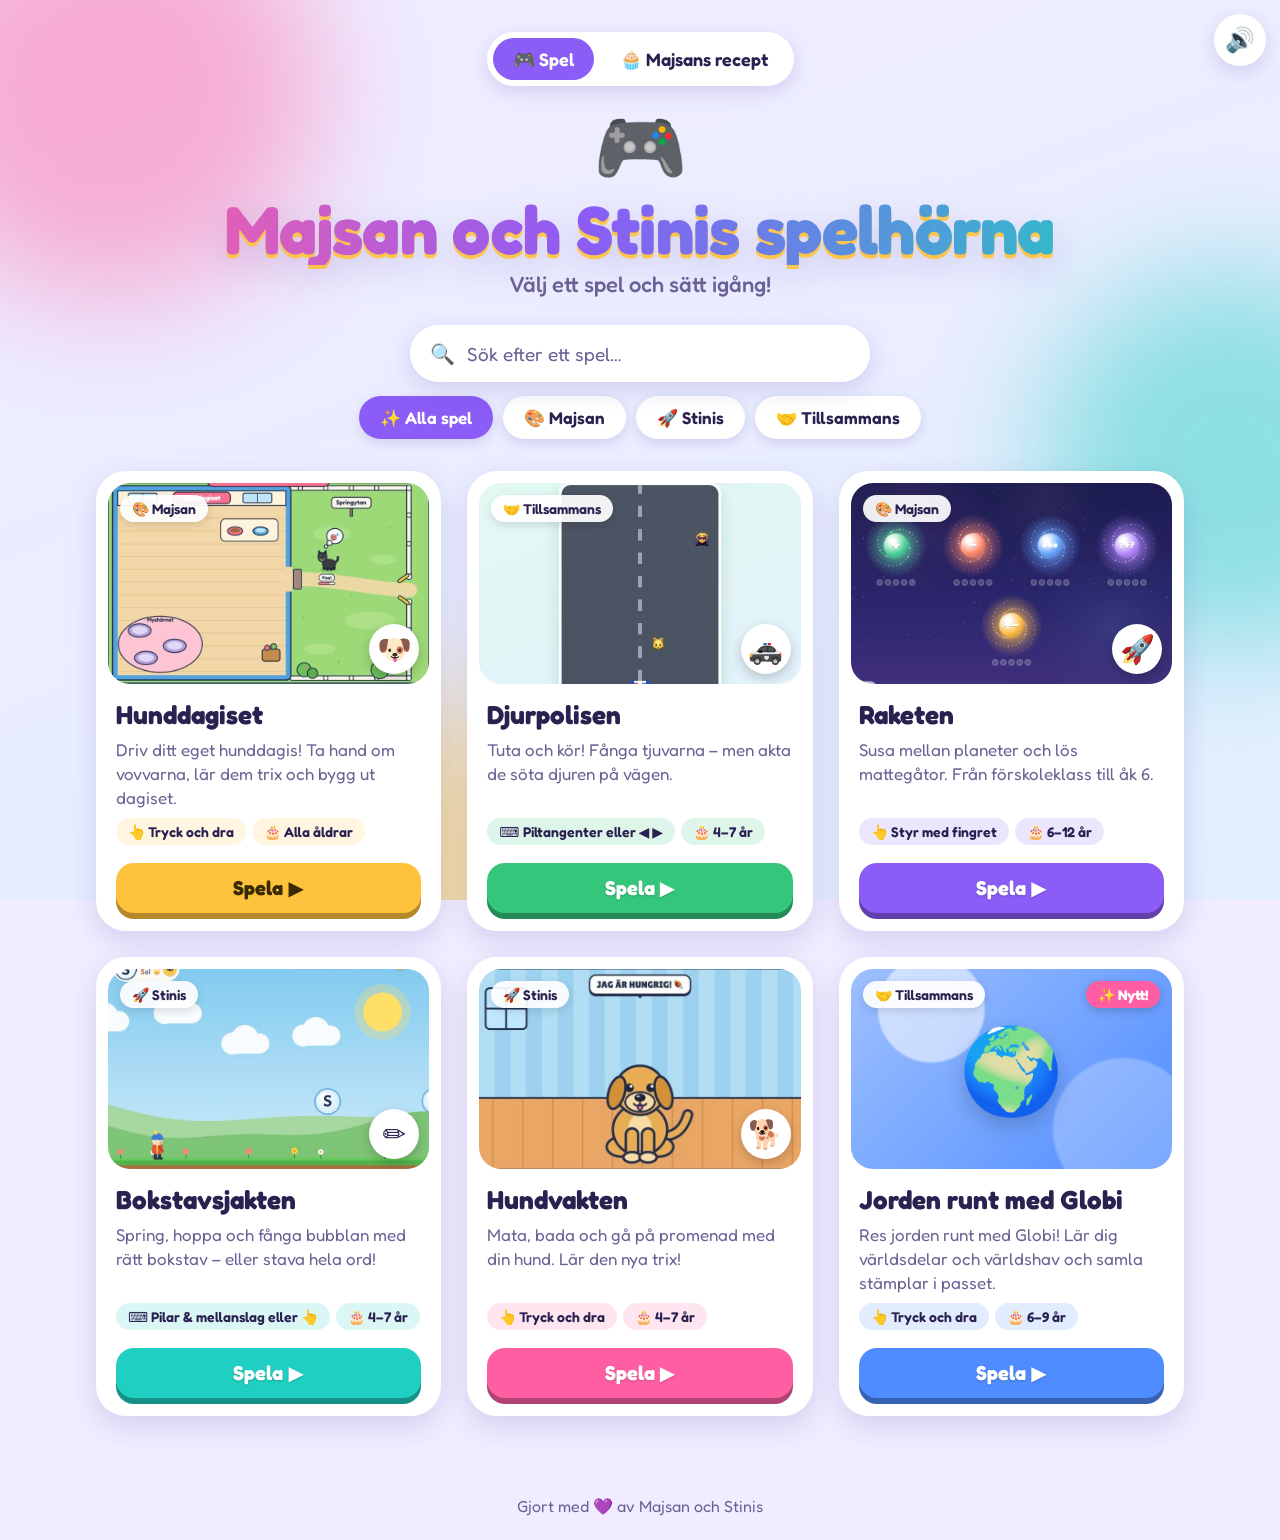
<file: index.html>
<!DOCTYPE html>
<html lang="sv">
<head>
<meta charset="utf-8">
<meta name="viewport" content="width=device-width, initial-scale=1, viewport-fit=cover">
<meta name="robots" content="noindex, nofollow">
<title>Majsan och Stinis spelhörna</title>
<link rel="icon" href="data:image/svg+xml,<svg xmlns='http://www.w3.org/2000/svg' viewBox='0 0 100 100'><text y='.9em' font-size='90'>🎮</text></svg>">
<!-- Gör att sidan kan läggas på hemskärmen som en app -->
<link rel="apple-touch-icon" href="ikoner/ikon-180.png">
<link rel="manifest" href="manifest.json">
<meta name="apple-mobile-web-app-capable" content="yes">
<meta name="mobile-web-app-capable" content="yes">
<meta name="apple-mobile-web-app-title" content="Spelhörnan">
<meta name="apple-mobile-web-app-status-bar-style" content="default">
<meta name="theme-color" content="#f1ecff">
<link rel="preconnect" href="https://fonts.googleapis.com">
<link rel="preconnect" href="https://fonts.gstatic.com" crossorigin>
<link href="https://fonts.googleapis.com/css2?family=Fredoka:wght@400;500;600;700&display=swap" rel="stylesheet">
<style>
/* =========================================================
   FÄRGER
   Ljust tema: mjuk lila/blå bakgrund med knalliga accenter.
   Mörkt tema används automatiskt om enheten är inställd på mörkt läge.
   ========================================================= */
:root{
  --bg-1:#f1ecff;          /* bakgrund, överst */
  --bg-2:#e2efff;          /* bakgrund, nederst */
  --ink:#2a2150;           /* text */
  --muted:#6b6296;         /* dämpad text */
  --card:#ffffff;          /* spelkort */
  --field:#ffffff;         /* sökfält och knappar */
  --ring:rgba(139,92,246,.35);
  --shadow:rgba(76,52,160,.16);
  --shadow-deep:rgba(76,52,160,.30);

  /* Accentfärger */
  --rosa:#ff5fa2;
  --gul:#ffc23d;
  --turkos:#1fcfc1;
  --lila:#8b5cf6;
  --bla:#4f8cff;
  --gron:#34c77b;
  --orange:#ff8a3d;

  color-scheme:light;
}
@media (prefers-color-scheme: dark){
  :root:not([data-theme="light"]){
    --bg-1:#1a1538; --bg-2:#111a33; --ink:#f3f0ff; --muted:#b4acd9;
    --card:#251f4d; --field:#2c2559; --ring:rgba(196,170,255,.45);
    --shadow:rgba(0,0,0,.35); --shadow-deep:rgba(0,0,0,.55);
    color-scheme:dark;
  }
}
:root[data-theme="dark"]{
  --bg-1:#1a1538; --bg-2:#111a33; --ink:#f3f0ff; --muted:#b4acd9;
  --card:#251f4d; --field:#2c2559; --ring:rgba(196,170,255,.45);
  --shadow:rgba(0,0,0,.35); --shadow-deep:rgba(0,0,0,.55);
  color-scheme:dark;
}

/* =========================================================
   GRUND
   ========================================================= */
*{box-sizing:border-box}
html{-webkit-text-size-adjust:100%}
body{
  margin:0; min-height:100vh; color:var(--ink);
  background:linear-gradient(160deg,var(--bg-1),var(--bg-2)) fixed;
  background-color:var(--bg-1);
  font-family:'Fredoka',ui-rounded,'Arial Rounded MT Bold','Segoe UI',system-ui,sans-serif;
  overflow-x:hidden;
}

/* Mjuka färgfläckar i bakgrunden */
.blobs{position:fixed; inset:0; z-index:-1; pointer-events:none; overflow:hidden}
.blobs span{position:absolute; border-radius:50%; filter:blur(60px); opacity:.45; animation:drift 18s ease-in-out infinite alternate}
.blobs span:nth-child(1){width:420px; height:420px; background:var(--rosa);   top:-120px; left:-100px}
.blobs span:nth-child(2){width:380px; height:380px; background:var(--turkos); top:30%;   right:-140px; animation-delay:-6s}
.blobs span:nth-child(3){width:340px; height:340px; background:var(--gul);    bottom:-140px; left:20%;  animation-delay:-12s}
@keyframes drift{to{transform:translate(40px,30px) scale(1.1)}}

main{max-width:1120px; margin:0 auto; padding:32px 16px 40px}

/* =========================================================
   MENY: Spel / Recept
   ========================================================= */
.nav{display:flex; justify-content:center; margin-bottom:22px}
.nav div{display:flex; gap:6px; padding:6px; background:var(--field); border-radius:999px; box-shadow:0 6px 18px var(--shadow)}
.nav a{
  text-decoration:none; color:var(--ink); font-weight:600; font-size:18px;
  padding:10px 20px; border-radius:999px; transition:background .2s, transform .15s;
}
.nav a:hover{transform:translateY(-1px)}
.nav a[aria-current="page"]{background:var(--lila); color:#fff}
.nav a:focus-visible{outline:none; box-shadow:0 0 0 5px var(--ring)}

/* =========================================================
   RUBRIK
   ========================================================= */
header{text-align:center; margin-bottom:28px}
.logo{display:inline-block; font-size:clamp(52px,10vw,76px); line-height:1; animation:bounce 2.8s ease-in-out infinite}
@keyframes bounce{0%,100%{transform:translateY(0) rotate(-6deg)} 50%{transform:translateY(-10px) rotate(6deg)}}
h1{
  margin:10px 0 6px; font-weight:700; line-height:1.05; letter-spacing:-.01em;
  font-size:clamp(36px,7.5vw,68px); text-wrap:balance;
  /* Färgövergång i texten + en lekfull skugga */
  background:linear-gradient(90deg,var(--rosa),var(--lila) 45%,var(--turkos));
  -webkit-background-clip:text; background-clip:text; color:transparent;
  filter:drop-shadow(0 4px 0 rgba(255,194,61,.9)) drop-shadow(0 10px 18px var(--shadow));
}
header p{margin:0; font-size:clamp(18px,3vw,22px); color:var(--muted); font-weight:500}

/* =========================================================
   SÖK OCH FILTER
   ========================================================= */
.tools{display:flex; flex-direction:column; align-items:center; gap:14px; margin:0 0 32px}
.search{position:relative; width:100%; max-width:460px}
.search span{position:absolute; left:20px; top:50%; transform:translateY(-50%); font-size:20px; pointer-events:none}
.search input{
  width:100%; font:inherit; font-size:19px; color:var(--ink);
  background:var(--field); border:3px solid transparent; border-radius:999px;
  padding:14px 22px 14px 54px; box-shadow:0 8px 24px var(--shadow);
  transition:border-color .2s, box-shadow .2s;
}
.search input::placeholder{color:var(--muted)}
.search input:focus{outline:none; border-color:var(--lila); box-shadow:0 0 0 6px var(--ring),0 8px 24px var(--shadow)}

.filters{display:flex; flex-wrap:wrap; justify-content:center; gap:10px}
.chip{
  font:inherit; font-size:17px; font-weight:600; color:var(--ink); cursor:pointer;
  background:var(--field); border:3px solid transparent; border-radius:999px; padding:8px 18px;
  box-shadow:0 4px 12px var(--shadow); transition:transform .15s, background .2s, color .2s;
}
.chip:hover{transform:translateY(-2px)}
.chip[aria-pressed="true"]{background:var(--lila); color:#fff}
.chip:focus-visible{outline:none; box-shadow:0 0 0 5px var(--ring)}

/* =========================================================
   SPELKORT
   ========================================================= */
.grid{display:grid; grid-template-columns:repeat(auto-fill,minmax(270px,1fr)); gap:26px}

.card{
  --c:var(--lila);                       /* kortets färg sätts per spel */
  position:relative; display:flex; flex-direction:column;
  text-decoration:none; color:var(--ink);
  background:var(--card); border-radius:30px; padding:12px;
  box-shadow:0 10px 28px var(--shadow);
  transition:transform .3s cubic-bezier(.34,1.56,.64,1), box-shadow .3s;
  animation:popin .5s backwards;
}
@keyframes popin{from{opacity:0; transform:translateY(24px) scale(.96)}}
.card:hover{transform:translateY(-8px); box-shadow:0 22px 44px var(--shadow-deep)}
.card:active{transform:translateY(-3px) scale(.99)}
.card:focus-visible{outline:none; box-shadow:0 0 0 6px var(--ring),0 22px 44px var(--shadow-deep)}

/* Bildytan högst upp */
.media{
  position:relative; aspect-ratio:16/10; border-radius:22px; overflow:hidden;
  display:grid; place-items:center;
  background:
    radial-gradient(circle at 25% 20%,rgba(255,255,255,.55) 0 18%,transparent 19%),
    radial-gradient(circle at 85% 80%,rgba(255,255,255,.25) 0 22%,transparent 23%),
    linear-gradient(135deg,color-mix(in srgb,var(--c) 55%,#fff),var(--c));
}
.media img{width:100%; height:100%; object-fit:cover; display:block; transition:transform .5s ease}
.card:hover .media img{transform:scale(1.06)}
/* Liten emoji-"klistermärke" i hörnet när kortet har en bild */
.sticker{
  position:absolute; right:10px; bottom:10px; width:50px; height:50px;
  display:grid; place-items:center; font-size:28px; line-height:1;
  background:#fff; border-radius:50%; box-shadow:0 4px 12px rgba(0,0,0,.2);
  transition:transform .4s cubic-bezier(.34,1.56,.64,1);
}
.card:hover .sticker{transform:scale(1.15) rotate(-10deg)}
/* "Nytt!"-märke för nya spel */
.new{
  position:absolute; top:12px; right:12px;
  background:var(--rosa); color:#fff; font-size:14px; font-weight:700;
  padding:5px 12px; border-radius:999px; box-shadow:0 3px 10px rgba(0,0,0,.18);
  animation:wiggle 1.6s ease-in-out infinite;
}
@keyframes wiggle{0%,100%{transform:rotate(-4deg) scale(1)} 50%{transform:rotate(4deg) scale(1.08)}}
.media .emoji{font-size:84px; line-height:1; filter:drop-shadow(0 8px 10px rgba(0,0,0,.18)); transition:transform .4s cubic-bezier(.34,1.56,.64,1)}
.card:hover .media .emoji{transform:scale(1.15) rotate(-8deg)}

/* Skapar-etikett i hörnet */
.author{
  position:absolute; top:12px; left:12px;
  background:rgba(255,255,255,.92); color:#2a2150;
  font-size:14px; font-weight:600; padding:5px 12px; border-radius:999px;
  box-shadow:0 3px 10px rgba(0,0,0,.12);
}

/* Text och knapp */
.body{display:flex; flex-direction:column; gap:8px; padding:16px 8px 6px; flex:1}
.body h2{margin:0; font-size:26px; font-weight:700; line-height:1.15}
.body p{margin:0; font-size:17px; line-height:1.4; color:var(--muted); flex:1}
.tags{display:flex; flex-wrap:wrap; gap:6px}
.controls,.age{
  font-size:14px; font-weight:600; color:var(--ink);
  background:color-mix(in srgb,var(--c) 16%,transparent); padding:5px 12px; border-radius:999px;
}
.play{
  margin-top:10px; display:flex; align-items:center; justify-content:center; gap:8px;
  background:var(--c); color:#fff; font-size:20px; font-weight:700;
  padding:13px 18px; border-radius:18px;
  box-shadow:0 6px 0 color-mix(in srgb,var(--c) 70%,#000);
  text-shadow:0 1px 2px rgba(0,0,0,.2);
  transition:transform .3s cubic-bezier(.34,1.56,.64,1), box-shadow .3s;
}
.card:hover .play{transform:translateY(-4px); box-shadow:0 10px 0 color-mix(in srgb,var(--c) 70%,#000)}
.card:active .play{transform:translateY(3px); box-shadow:0 2px 0 color-mix(in srgb,var(--c) 70%,#000)}

/* Kortfärger */
.c-gul{--c:var(--gul)} .c-gron{--c:var(--gron)} .c-bla{--c:var(--bla)} .c-rosa{--c:var(--rosa)}
.c-lila{--c:var(--lila)} .c-orange{--c:var(--orange)} .c-turkos{--c:var(--turkos)}
/* Gul är ljus – mörk text på knappen syns bättre */
.c-gul .play{color:#3a2a00; text-shadow:none}

.empty{text-align:center; color:var(--muted); font-size:20px; padding:30px 0}
.hidden{display:none !important}

/* =========================================================
   LJUDKNAPP OCH SIDFOT
   ========================================================= */
.sound{
  position:fixed; top:14px; right:14px; z-index:5;
  width:52px; height:52px; border-radius:50%; border:none; cursor:pointer;
  font-size:24px; background:var(--field); box-shadow:0 6px 18px var(--shadow);
  transition:transform .15s;
}
.sound:hover{transform:scale(1.08)}
.sound:focus-visible{outline:none; box-shadow:0 0 0 5px var(--ring)}
footer{text-align:center; color:var(--muted); font-size:16px; padding:40px 16px 24px}

/* Mindre skärmar */
@media (max-width:520px){
  main{padding-top:64px}
  .grid{gap:20px}
}

/* Respektera om någon har valt "minska rörelse" */
@media (prefers-reduced-motion:reduce){
  *,*::before,*::after{animation:none !important; transition:none !important}
}
</style>
</head>
<body>

<div class="blobs" aria-hidden="true"><span></span><span></span><span></span></div>

<button class="sound" id="ljudknapp" aria-label="Stäng av ljud">🔊</button>

<main>
  <nav class="nav" aria-label="Meny">
    <div>
      <a href="./" aria-current="page">🎮 Spel</a>
      <a href="recept.html">🧁 Majsans recept</a>
    </div>
  </nav>

  <header>
    <div class="logo" aria-hidden="true">🎮</div>
    <h1 id="titel">Majsan och Stinis spelhörna</h1>
    <p id="underrubrik"></p>
  </header>

  <div class="tools">
    <label class="search">
      <span aria-hidden="true">🔍</span>
      <input type="search" id="sok" placeholder="Sök efter ett spel…" aria-label="Sök efter ett spel" autocomplete="off">
    </label>
    <div class="filters" id="filter" role="group" aria-label="Visa spel gjorda av"></div>
  </div>

  <div class="grid" id="lista"></div>
  <p class="empty hidden" id="tom">Hittade inga spel 🙈 Prova att söka på något annat!</p>
</main>

<footer>Gjort med 💜 av Majsan och Stinis</footer>

<!-- Listan med spel finns i filen spel.js -->
<script src="spel.js"></script>
<script>
/* =========================================================
   INSTÄLLNINGAR
   ========================================================= */
const FARGER = ["gul","gron","bla","rosa","lila","orange","turkos"];
const SKAPARE = {
  majsan:      "🎨 Majsan",
  stinis:      "🚀 Stinis",
  tillsammans: "🤝 Tillsammans",
};

const lista = document.getElementById("lista");
const sok = document.getElementById("sok");
const filterRad = document.getElementById("filter");
let valdSkapare = "alla";

document.title = SIDANS_NAMN;
document.getElementById("titel").textContent = SIDANS_NAMN;
document.getElementById("underrubrik").textContent = SIDANS_UNDERRUBRIK;

/* =========================================================
   LJUD (Web Audio – inga ljudfiler behövs)
   Webbläsare tillåter ljud först efter att man klickat/tryckt
   någonstans, så ljudet "låses upp" vid första klicket.
   ========================================================= */
let ljud = null;
let ljudPa = true;
try { ljudPa = localStorage.getItem("spelhorna-ljud") !== "av"; } catch (e) {}

function lasUppLjud(){
  if (ljud) return;
  try { ljud = new (window.AudioContext || window.webkitAudioContext)(); } catch (e) {}
}
addEventListener("pointerdown", lasUppLjud, { once:true });
addEventListener("keydown", lasUppLjud, { once:true });

// Spelar en kort "pop": tonen glider från 'fran' till 'till' Hz
function pop(fran, till, langd, volym){
  if (!ljudPa || !ljud) return;
  if (ljud.state === "suspended") ljud.resume();
  const t = ljud.currentTime;
  const osc = ljud.createOscillator();
  const gain = ljud.createGain();
  osc.type = "sine";
  osc.frequency.setValueAtTime(fran, t);
  osc.frequency.exponentialRampToValueAtTime(till, t + langd);
  gain.gain.setValueAtTime(0.0001, t);
  gain.gain.exponentialRampToValueAtTime(volym, t + 0.01);
  gain.gain.exponentialRampToValueAtTime(0.0001, t + langd);
  osc.connect(gain).connect(ljud.destination);
  osc.start(t);
  osc.stop(t + langd + 0.02);
}
const hoverLjud = () => pop(520, 780, 0.08, 0.05);   // diskret
const klickLjud = () => { pop(420, 1200, 0.14, 0.14); pop(900, 1500, 0.1, 0.06); };

const ljudknapp = document.getElementById("ljudknapp");
function visaLjudknapp(){
  ljudknapp.textContent = ljudPa ? "🔊" : "🔇";
  ljudknapp.setAttribute("aria-label", ljudPa ? "Stäng av ljud" : "Sätt på ljud");
}
ljudknapp.addEventListener("click", () => {
  ljudPa = !ljudPa;
  try { localStorage.setItem("spelhorna-ljud", ljudPa ? "pa" : "av"); } catch (e) {}
  visaLjudknapp();
  lasUppLjud();
  klickLjud();
});
visaLjudknapp();

/* =========================================================
   BYGG SPELKORTEN
   ========================================================= */
function el(tag, klass, text){
  const e = document.createElement(tag);
  if (klass) e.className = klass;
  if (text) e.textContent = text;
  return e;
}

const kanHovra = matchMedia("(hover: hover)").matches;

// Vem som gjort spelet ("stini" fungerar också, för säkerhets skull)
function skapareFor(spel){
  const s = spel.skapare === "stini" ? "stinis" : spel.skapare;
  return SKAPARE[s] ? s : "tillsammans";
}

// Är spelet nytt? (tillagt de senaste 30 dagarna)
function arNytt(spel){
  if (!spel.tillagd) return false;
  const dagar = (Date.now() - new Date(spel.tillagd).getTime()) / 86400000;
  return dagar >= 0 && dagar <= 30;
}

SPEL.forEach((spel, i) => {
  const farg = FARGER.includes(spel.farg) ? spel.farg : FARGER[i % FARGER.length];
  const skapare = skapareFor(spel);

  const kort = el("a", "card c-" + farg);
  kort.href = "spel/" + spel.fil;
  kort.style.animationDelay = (i * 70) + "ms";
  kort.dataset.skapare = skapare;
  kort.dataset.sok = [spel.namn, spel.beskrivning, SKAPARE[skapare]].join(" ").toLowerCase();

  // Bildyta: skärmdump om den finns, annars stor emoji
  const media = el("div", "media");
  if (spel.bild) {
    const img = el("img");
    img.src = spel.bild;
    img.alt = "";
    img.loading = "lazy";
    // Om bilden inte går att ladda visas emojin i stället
    img.onerror = () => {
      img.remove();
      media.querySelector(".sticker")?.remove();
      media.prepend(el("span", "emoji", spel.ikon || "🎲"));
    };
    media.append(img, el("span", "sticker", spel.ikon || "🎲"));
  } else {
    media.append(el("span", "emoji", spel.ikon || "🎲"));
  }
  media.append(el("span", "author", SKAPARE[skapare]));
  if (arNytt(spel)) media.append(el("span", "new", "✨ Nytt!"));

  // Text, styrning och knapp
  const kropp = el("div", "body");
  kropp.append(el("h2", "", spel.namn), el("p", "", spel.beskrivning || ""));
  const taggar = el("div", "tags");
  if (spel.styrning) taggar.append(el("span", "controls", spel.styrning));
  if (spel.alder) taggar.append(el("span", "age", "🎂 " + spel.alder));
  if (taggar.children.length) kropp.append(taggar);
  kropp.append(el("span", "play", "Spela ▶"));

  kort.append(media, kropp);

  // Ljud vid hover (bara på enheter med mus) och klick
  if (kanHovra) kort.addEventListener("mouseenter", hoverLjud);
  kort.addEventListener("click", (e) => {
    // Låt cmd/ctrl-klick öppna i ny flik som vanligt
    if (e.metaKey || e.ctrlKey || e.shiftKey || e.button !== 0) return;
    e.preventDefault();
    lasUppLjud();
    klickLjud();
    setTimeout(() => { location.href = kort.href; }, 160); // hinner höra ljudet
  });

  lista.append(kort);
});

/* =========================================================
   FILTER PÅ SKAPARE
   Knapparna visas bara om spelen har olika skapare.
   ========================================================= */
const finns = [...new Set(SPEL.map(skapareFor))];
if (finns.length > 1) {
  const val = [["alla", "✨ Alla spel"], ...Object.keys(SKAPARE).filter(k => finns.includes(k)).map(k => [k, SKAPARE[k]])];
  val.forEach(([nyckel, text]) => {
    const knapp = el("button", "chip", text);
    knapp.type = "button";
    knapp.setAttribute("aria-pressed", nyckel === valdSkapare);
    knapp.addEventListener("click", () => {
      valdSkapare = nyckel;
      filterRad.querySelectorAll(".chip").forEach(c => c.setAttribute("aria-pressed", c === knapp));
      if (kanHovra) hoverLjud();
      filtrera();
    });
    filterRad.append(knapp);
  });
} else {
  filterRad.classList.add("hidden");
}

/* =========================================================
   SÖK
   ========================================================= */
function filtrera(){
  const q = sok.value.trim().toLowerCase();
  let synliga = 0;
  for (const kort of lista.children) {
    const visa = kort.dataset.sok.includes(q) && (valdSkapare === "alla" || kort.dataset.skapare === valdSkapare);
    kort.classList.toggle("hidden", !visa);
    if (visa) synliga++;
  }
  document.getElementById("tom").classList.toggle("hidden", synliga > 0);
}
sok.addEventListener("input", filtrera);
</script>
</body>
</html>
</file>
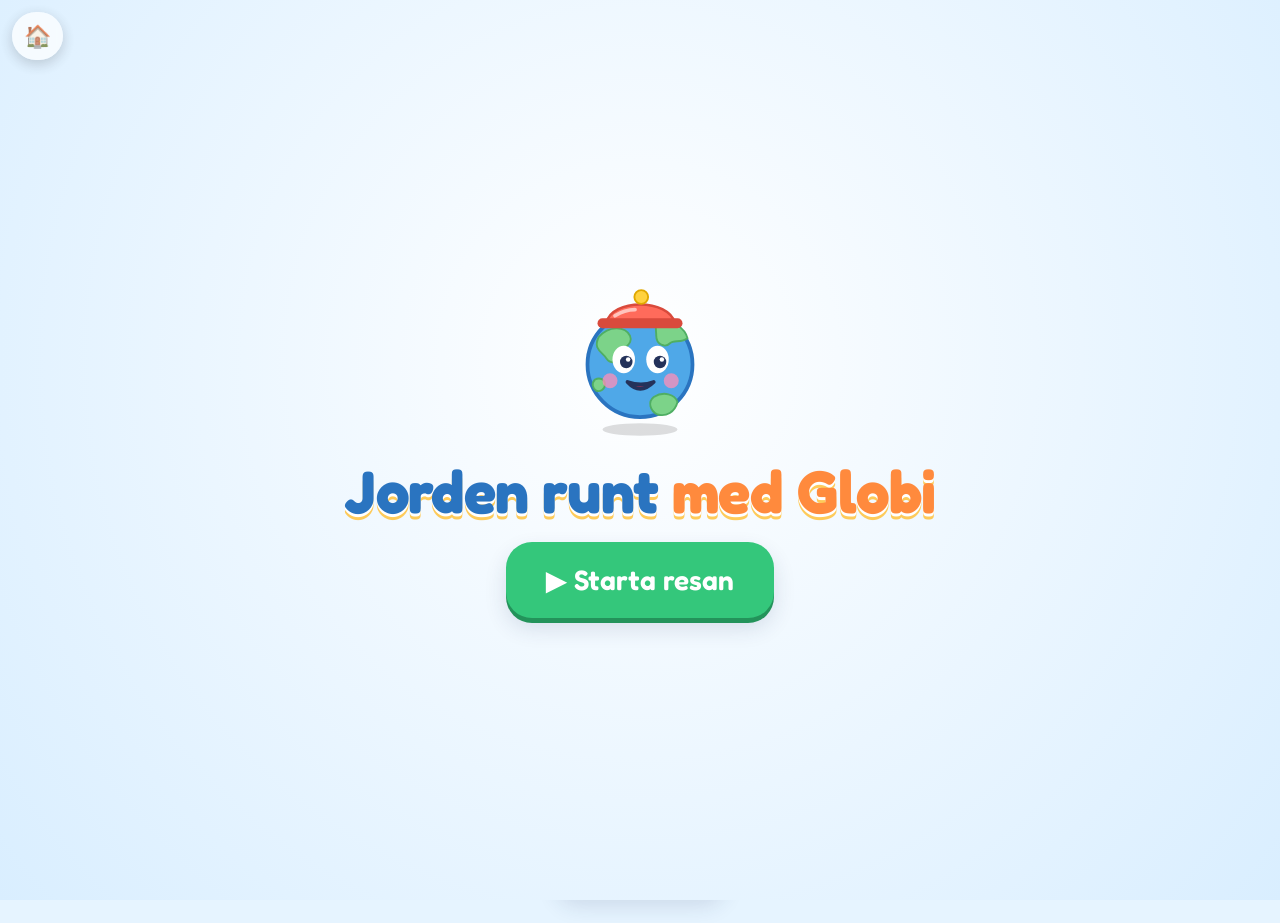
<file: spel/jorden-runt/index.html>
<!DOCTYPE html>
<html lang="sv">
<head>
<meta charset="utf-8">
<meta name="viewport" content="width=device-width, initial-scale=1, viewport-fit=cover">
<meta name="robots" content="noindex, nofollow">
<title>Jorden runt med Globi</title>
<link rel="icon" href="data:image/svg+xml,<svg xmlns='http://www.w3.org/2000/svg' viewBox='0 0 100 100'><text y='.9em' font-size='90'>🌍</text></svg>">
<link rel="apple-touch-icon" href="../../ikoner/ikon-180.png">
<meta name="apple-mobile-web-app-capable" content="yes">
<meta name="mobile-web-app-capable" content="yes">
<meta name="theme-color" content="#e6f4ff">
<link rel="preconnect" href="https://fonts.googleapis.com">
<link rel="preconnect" href="https://fonts.gstatic.com" crossorigin>
<link href="https://fonts.googleapis.com/css2?family=Fredoka:wght@400;500;600;700&display=swap" rel="stylesheet">
<link rel="stylesheet" href="stil.css">
</head>
<body>

<main id="app">

  <!-- ============ STARTSIDAN ============ -->
  <section id="skarm-start" class="skarm skarm-scroll">
    <button class="kugg" id="kugg" type="button" aria-label="Lärarläge">⚙️</button>
    <div class="start-inner">
      <h1>Jorden runt <span>med Globi</span></h1>
      <div class="prat">
        <span data-globi="vinka"></span>
        <div class="bubbla"><p class="globi-text">Hej! Jag heter Globi.</p><button class="lyssna" type="button" aria-label="Lyssna igen">🔊</button></div>
      </div>
      <div class="kartram startkarta" id="startkarta"></div>
      <div class="nivaval" id="nivaval"></div>
      <button class="stor-knapp pass-knapp" id="till-pass" type="button">📘 Mitt pass</button>
    </div>
  </section>

  <!-- ============ VÄLJ SPEL ============ -->
  <section id="skarm-lagen" class="skarm skarm-scroll" hidden>
    <div class="start-inner">
      <div class="topprad">
        <button class="rund-knapp" id="lagen-tillbaka" type="button" aria-label="Tillbaka">⬅</button>
        <h2 id="lagen-rubrik"></h2>
      </div>
      <div class="prat">
        <span data-globi=""></span>
        <div class="bubbla"><p class="globi-text"></p><button class="lyssna" type="button" aria-label="Lyssna igen">🔊</button></div>
      </div>
      <div class="lagesgrid" id="lagesgrid"></div>
    </div>
  </section>

  <!-- ============ SPELET ============ -->
  <section id="skarm-spel" class="skarm skarm-spel" hidden>
    <header class="spelhuvud">
      <button class="rund-knapp" id="spel-tillbaka" type="button" aria-label="Tillbaka till spelen">⬅</button>
      <div class="prat liten">
        <span data-globi=""></span>
        <div class="bubbla"><p class="globi-text" id="spel-text"></p><button class="lyssna" type="button" aria-label="Lyssna igen">🔊</button></div>
      </div>
      <div class="spel-status" id="spel-status"></div>
    </header>
    <div class="vrid-tips" aria-hidden="true">🔄 Vrid telefonen så blir kartan större</div>
    <div class="spelyta" id="spelyta"></div>
  </section>

  <!-- ============ SLUT PÅ RUNDAN ============ -->
  <section id="skarm-slut" class="skarm skarm-scroll" hidden>
    <div class="start-inner slut-inner">
      <span data-globi="hoppa"></span>
      <h2 id="slut-rubrik" class="globi-rubrik">Bra jobbat!</h2>
      <div class="bubbla stor"><p class="globi-text" id="slut-text"></p><button class="lyssna" type="button" aria-label="Lyssna igen">🔊</button></div>
      <div id="slut-stamplar"></div>
      <div class="knapprad">
        <button class="stor-knapp gron" id="slut-igen" type="button">🔁 Spela igen</button>
        <button class="stor-knapp" id="slut-lagen" type="button">🎲 Välj spel</button>
        <button class="stor-knapp" id="slut-start" type="button">🗺️ Till kartan</button>
      </div>
    </div>
  </section>

  <!-- ============ PASSET ============ -->
  <section id="skarm-pass" class="skarm skarm-scroll" hidden>
    <div class="start-inner">
      <div class="topprad">
        <button class="rund-knapp" id="pass-tillbaka" type="button" aria-label="Tillbaka">⬅</button>
        <h2>📘 Mitt pass</h2>
      </div>
      <div class="prat">
        <span data-globi=""></span>
        <div class="bubbla"><p class="globi-text"></p><button class="lyssna" type="button" aria-label="Lyssna igen">🔊</button></div>
      </div>
      <div class="pass" id="pass-sidor"></div>
    </div>
  </section>
</main>

<!-- Första trycket: låser upp ljud och uppläsning -->
<div class="startlager" id="startlager">
  <span data-globi="hoppa"></span>
  <h1>Jorden runt <span>med Globi</span></h1>
  <button class="stor-knapp gron jattestor" id="starta" type="button">▶ Starta resan</button>
</div>

<!-- Firande när en hel nivå är klar -->
<div class="firande" id="firande" hidden>
  <div class="firande-ruta">
    <span data-globi="hoppa"></span>
    <h2>🎉 Hurra! 🎉</h2>
    <p id="firande-text"></p>
    <button class="stor-knapp gron" id="firande-ok" type="button">Yippie!</button>
  </div>
</div>

<!-- Lärarläge -->
<dialog id="installningar" class="installningar">
  <h2>⚙️ Lärarläge</h2>
  <p class="inst-hjalp">Välj vad eleverna ska se. Ändringarna sparas direkt i den här webbläsaren.</p>
  <h3>Nivåer</h3>
  <div id="inst-nivaer"></div>
  <h3>Spellägen</h3>
  <div id="inst-lagen"></div>
  <h3>Tidtagning</h3>
  <label class="inst-rad"><input type="checkbox" id="inst-tid"> Klocka i Blixtrundan (av = 15 frågor utan klocka)</label>
  <h3>Framsteg</h3>
  <button class="stor-knapp rod" id="inst-nollstall" type="button">🗑️ Nollställ passet och rekorden</button>
  <p id="inst-info" class="inst-info" role="status"></p>
  <button class="stor-knapp gron" id="inst-stang" type="button">Klar</button>
</dialog>

<div id="avisering" class="avisering-yta" aria-live="polite"></div>
<div id="fx" aria-hidden="true"></div>

<!-- Innehållet: lägg till nya nivåer och platser här -->
<script src="data/karta.js"></script>
<script src="data/platser.js"></script>
<!-- Motorn -->
<script src="js/karta.js"></script>
<script src="js/grund.js"></script>
<!-- Spellägena -->
<script src="js/lagen/hitta.js"></script>
<script src="js/lagen/pussel.js"></script>
<script src="js/lagen/resan.js"></script>
<script src="js/lagen/vembor.js"></script>
<script src="js/lagen/memory.js"></script>
<script src="js/lagen/blixt.js"></script>
<script src="js/app.js"></script>
<!-- Hem-knappen till spelhörnan -->
<script src="../../tillbaka.js" data-pos="top-left" data-hem="../../"></script>
</body>
</html>
</file>
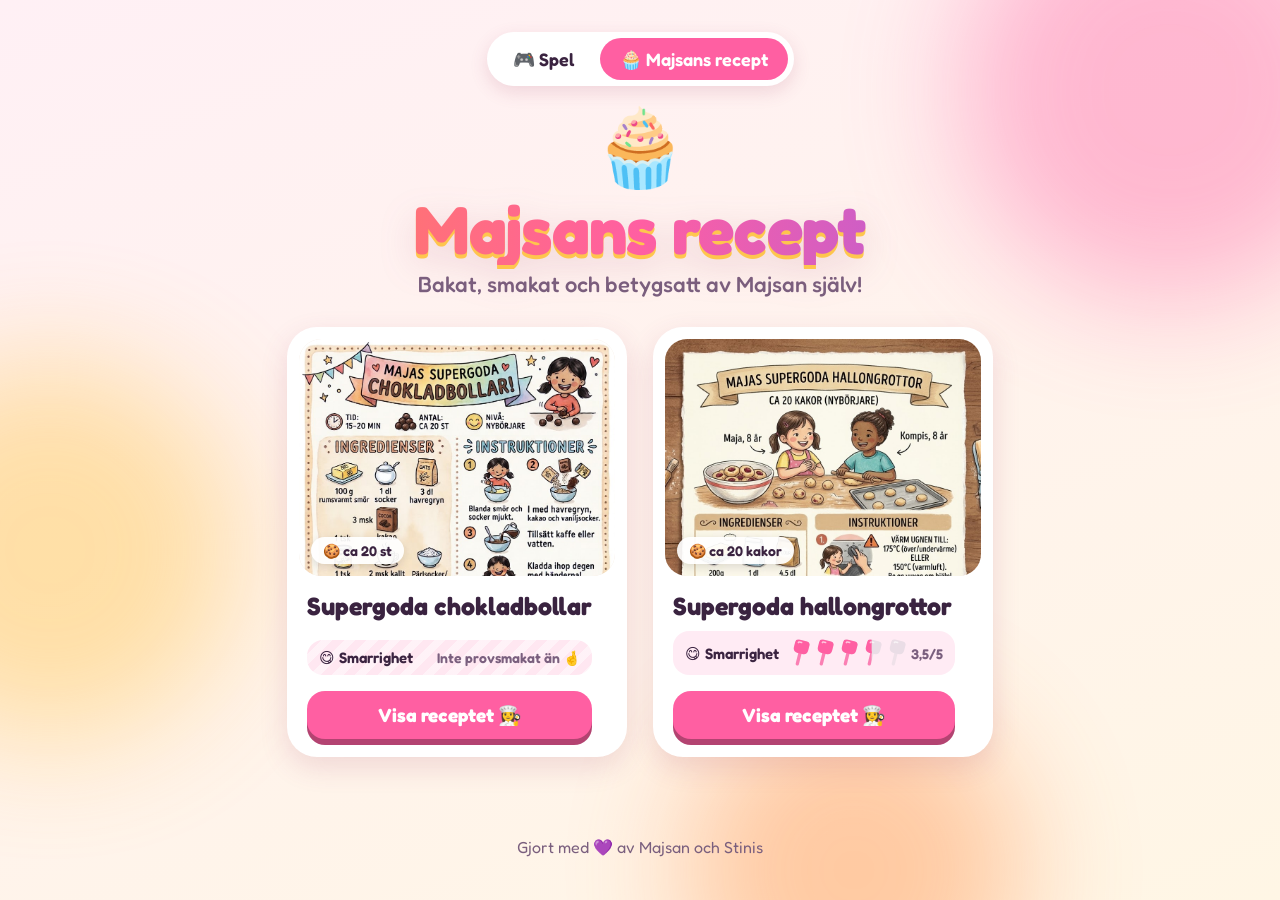
<file: recept.html>
<!DOCTYPE html>
<html lang="sv">
<head>
<meta charset="utf-8">
<meta name="viewport" content="width=device-width, initial-scale=1, viewport-fit=cover">
<meta name="robots" content="noindex, nofollow">
<title>Majsans recept</title>
<link rel="icon" href="data:image/svg+xml,<svg xmlns='http://www.w3.org/2000/svg' viewBox='0 0 100 100'><text y='.9em' font-size='90'>🧁</text></svg>">
<link rel="apple-touch-icon" href="ikoner/ikon-180.png">
<link rel="manifest" href="manifest.json">
<meta name="apple-mobile-web-app-capable" content="yes">
<meta name="mobile-web-app-capable" content="yes">
<meta name="theme-color" content="#fff0f5">
<link rel="preconnect" href="https://fonts.googleapis.com">
<link rel="preconnect" href="https://fonts.gstatic.com" crossorigin>
<link href="https://fonts.googleapis.com/css2?family=Fredoka:wght@400;500;600;700&display=swap" rel="stylesheet">
<style>
/* =========================================================
   FÄRGER – samma familj som spelhörnan, men varmare (bageri!)
   ========================================================= */
:root{
  --bg-1:#fff0f5;          /* bakgrund, överst */
  --bg-2:#fff6e5;          /* bakgrund, nederst */
  --ink:#3a2340;           /* text */
  --muted:#7a5f7e;         /* dämpad text */
  --card:#ffffff;
  --field:#ffffff;
  --ring:rgba(255,95,162,.35);
  --shadow:rgba(160,60,100,.16);
  --shadow-deep:rgba(160,60,100,.30);
  --slev-tom:#eadde6;      /* tom bakslev */

  --rosa:#ff5fa2;
  --gul:#ffc23d;
  --turkos:#1fcfc1;
  --lila:#8b5cf6;
  --orange:#ff8a3d;
  color-scheme:light;
}
@media (prefers-color-scheme: dark){
  :root:not([data-theme="light"]){
    --bg-1:#2a1630; --bg-2:#241a14; --ink:#fbeff6; --muted:#d2b6cb;
    --card:#36203c; --field:#40284a; --ring:rgba(255,150,200,.45);
    --shadow:rgba(0,0,0,.35); --shadow-deep:rgba(0,0,0,.55); --slev-tom:#5a4360;
    color-scheme:dark;
  }
}
:root[data-theme="dark"]{
  --bg-1:#2a1630; --bg-2:#241a14; --ink:#fbeff6; --muted:#d2b6cb;
  --card:#36203c; --field:#40284a; --ring:rgba(255,150,200,.45);
  --shadow:rgba(0,0,0,.35); --shadow-deep:rgba(0,0,0,.55); --slev-tom:#5a4360;
  color-scheme:dark;
}

/* =========================================================
   GRUND
   ========================================================= */
*{box-sizing:border-box}
html{-webkit-text-size-adjust:100%}
body{
  margin:0; min-height:100vh; color:var(--ink);
  background:linear-gradient(160deg,var(--bg-1),var(--bg-2)) fixed;
  background-color:var(--bg-1);
  font-family:'Fredoka',ui-rounded,'Arial Rounded MT Bold','Segoe UI',system-ui,sans-serif;
  overflow-x:hidden;
}
.blobs{position:fixed; inset:0; z-index:-1; pointer-events:none; overflow:hidden}
.blobs span{position:absolute; border-radius:50%; filter:blur(60px); opacity:.4; animation:drift 18s ease-in-out infinite alternate}
.blobs span:nth-child(1){width:420px; height:420px; background:var(--rosa);   top:-120px; right:-100px}
.blobs span:nth-child(2){width:380px; height:380px; background:var(--gul);    top:40%;    left:-140px; animation-delay:-6s}
.blobs span:nth-child(3){width:340px; height:340px; background:var(--orange); bottom:-140px; right:20%; animation-delay:-12s}
@keyframes drift{to{transform:translate(-40px,30px) scale(1.1)}}

main{max-width:1120px; margin:0 auto; padding:32px 16px 40px}

/* =========================================================
   MENY: Spel / Recept
   ========================================================= */
.nav{display:flex; justify-content:center; margin-bottom:22px}
.nav div{display:flex; gap:6px; padding:6px; background:var(--field); border-radius:999px; box-shadow:0 6px 18px var(--shadow)}
.nav a{
  text-decoration:none; color:var(--ink); font-weight:600; font-size:18px;
  padding:10px 20px; border-radius:999px; transition:background .2s, transform .15s;
}
.nav a:hover{transform:translateY(-1px)}
.nav a[aria-current="page"]{background:var(--rosa); color:#fff}
.nav a:focus-visible{outline:none; box-shadow:0 0 0 5px var(--ring)}

/* =========================================================
   RUBRIK
   ========================================================= */
header{text-align:center; margin-bottom:30px}
.logo{display:inline-block; font-size:clamp(52px,10vw,76px); line-height:1; animation:bounce 2.8s ease-in-out infinite}
@keyframes bounce{0%,100%{transform:translateY(0) rotate(-6deg)} 50%{transform:translateY(-10px) rotate(6deg)}}
h1{
  margin:10px 0 6px; font-weight:700; line-height:1.05; letter-spacing:-.01em;
  font-size:clamp(36px,7.5vw,68px); text-wrap:balance;
  background:linear-gradient(90deg,var(--orange),var(--rosa) 50%,var(--lila));
  -webkit-background-clip:text; background-clip:text; color:transparent;
  filter:drop-shadow(0 4px 0 rgba(255,194,61,.9)) drop-shadow(0 10px 18px var(--shadow));
}
header p{margin:0; font-size:clamp(18px,3vw,22px); color:var(--muted); font-weight:500}

/* =========================================================
   RECEPTKORT
   ========================================================= */
.grid{display:grid; grid-template-columns:repeat(auto-fit,minmax(270px,340px)); justify-content:center; gap:26px}
.card{
  position:relative; display:flex; flex-direction:column; text-align:left;
  font:inherit; color:var(--ink); cursor:pointer; border:none;
  background:var(--card); border-radius:30px; padding:12px;
  box-shadow:0 10px 28px var(--shadow);
  transition:transform .3s cubic-bezier(.34,1.56,.64,1), box-shadow .3s;
  animation:popin .5s backwards;
}
@keyframes popin{from{opacity:0; transform:translateY(24px) scale(.96)}}
.card:hover{transform:translateY(-8px); box-shadow:0 22px 44px var(--shadow-deep)}
.card:focus-visible{outline:none; box-shadow:0 0 0 6px var(--ring),0 22px 44px var(--shadow-deep)}

.media{position:relative; aspect-ratio:4/3; border-radius:22px; overflow:hidden; background:#f6e9dc}
.media img{width:100%; height:100%; object-fit:cover; object-position:top; display:block; transition:transform .5s ease}
.card:hover .media img{transform:scale(1.06)}
.new{
  position:absolute; top:12px; right:12px;
  background:var(--rosa); color:#fff; font-size:14px; font-weight:700;
  padding:5px 12px; border-radius:999px; box-shadow:0 3px 10px rgba(0,0,0,.18);
  animation:wiggle 1.6s ease-in-out infinite;
}
@keyframes wiggle{0%,100%{transform:rotate(-4deg) scale(1)} 50%{transform:rotate(4deg) scale(1.08)}}
.amount{
  position:absolute; left:12px; bottom:12px;
  background:rgba(255,255,255,.92); color:#3a2340; font-size:14px; font-weight:600;
  padding:5px 12px; border-radius:999px; box-shadow:0 3px 10px rgba(0,0,0,.12);
}

.body{display:flex; flex-direction:column; gap:10px; padding:16px 8px 6px; flex:1}
.body h2{margin:0; font-size:25px; font-weight:700; line-height:1.15}
.quote{margin:0; font-size:16px; color:var(--muted); font-style:italic}

/* Betyg med bakslevar */
.ratings{display:grid; gap:8px; margin-top:auto}
.rating{display:flex; flex-wrap:wrap; align-items:center; justify-content:space-between; gap:4px 10px;
  background:color-mix(in srgb,var(--c) 12%,transparent); padding:8px 12px; border-radius:16px}
.rating .label{font-size:15px; font-weight:600; white-space:nowrap}
.rating .score{font-size:14px; font-weight:600; color:var(--muted); margin-left:4px; white-space:nowrap}
.slevar{display:flex; align-items:center; gap:2px}
.slev{position:relative; width:22px; height:28px; display:inline-block; flex:none}
.slev svg{position:absolute; inset:0; width:22px; height:28px}
.slev .bas{color:var(--slev-tom)}
.slev .fyll{color:var(--c); clip-path:inset(0 calc(100% - var(--fyll)) 0 0)}
.r-smar{--c:var(--rosa)}
.rating.vantar{background:repeating-linear-gradient(-45deg,color-mix(in srgb,var(--c) 8%,transparent) 0 8px,color-mix(in srgb,var(--c) 15%,transparent) 8px 16px)}

.open{
  margin-top:6px; display:flex; align-items:center; justify-content:center; gap:8px;
  background:var(--rosa); color:#fff; font-size:19px; font-weight:700;
  padding:12px 18px; border-radius:18px;
  box-shadow:0 6px 0 color-mix(in srgb,var(--rosa) 70%,#000);
  transition:transform .3s cubic-bezier(.34,1.56,.64,1), box-shadow .3s;
}
.card:hover .open{transform:translateY(-4px); box-shadow:0 10px 0 color-mix(in srgb,var(--rosa) 70%,#000)}

.empty{text-align:center; color:var(--muted); font-size:20px; padding:30px 0}

/* =========================================================
   STOR BILD (när man trycker på ett recept)
   ========================================================= */
.viewer{
  position:fixed; inset:0; z-index:20; display:none;
  background:rgba(30,15,35,.82); -webkit-backdrop-filter:blur(4px); backdrop-filter:blur(4px);
  overflow-y:auto; -webkit-overflow-scrolling:touch;
  padding:calc(70px + env(safe-area-inset-top,0px)) 12px calc(24px + env(safe-area-inset-bottom,0px));
}
.viewer.open-now{display:block; animation:fade .2s}
@keyframes fade{from{opacity:0}}
.viewer-inner{max-width:900px; margin:0 auto}
.viewer img{width:100%; height:auto; display:block; border-radius:18px; box-shadow:0 20px 50px rgba(0,0,0,.5); background:#fff}
.viewer-bar{
  position:fixed; top:calc(12px + env(safe-area-inset-top,0px)); left:12px; right:12px; z-index:21;
  display:flex; justify-content:space-between; align-items:center; gap:10px; max-width:900px; margin:0 auto;
}
.viewer-bar h2{margin:0; color:#fff; font-size:22px; overflow:hidden; text-overflow:ellipsis; white-space:nowrap}
.vbtn{
  flex:none; display:grid; place-items:center; height:48px; min-width:48px; padding:0 14px;
  border:none; border-radius:999px; cursor:pointer; text-decoration:none;
  font:inherit; font-size:17px; font-weight:600; color:#3a2340; background:#fff;
  box-shadow:0 4px 14px rgba(0,0,0,.3);
}
.vbtn:focus-visible{outline:none; box-shadow:0 0 0 5px var(--ring)}
.vbtns{display:flex; gap:8px}
.viewer .ratings{margin:14px 0 0; background:var(--card); padding:12px; border-radius:18px}

footer{text-align:center; color:var(--muted); font-size:16px; padding:40px 16px 24px}

@media (prefers-reduced-motion:reduce){
  *,*::before,*::after{animation:none !important; transition:none !important}
}
</style>
</head>
<body>

<div class="blobs" aria-hidden="true"><span></span><span></span><span></span></div>

<main>
  <nav class="nav" aria-label="Meny">
    <div>
      <a href="./">🎮 Spel</a>
      <a href="recept.html" aria-current="page">🧁 Majsans recept</a>
    </div>
  </nav>

  <header>
    <div class="logo" aria-hidden="true">🧁</div>
    <h1>Majsans recept</h1>
    <p>Bakat, smakat och betygsatt av Majsan själv!</p>
  </header>

  <div class="grid" id="lista"></div>
  <p class="empty" id="tom" hidden>Inga recept än – snart kommer det något gott! 🍪</p>
</main>

<footer>Gjort med 💜 av Majsan och Stinis</footer>

<!-- Stor bild -->
<div class="viewer" id="visare" role="dialog" aria-modal="true" aria-labelledby="visareTitel">
  <div class="viewer-bar">
    <h2 id="visareTitel"></h2>
    <div class="vbtns">
      <a class="vbtn" id="visareOppna" href="#" target="_blank" rel="noopener" aria-label="Öppna bilden i en ny flik">🔍</a>
      <button class="vbtn" id="visareStang" type="button" aria-label="Stäng">✕</button>
    </div>
  </div>
  <div class="viewer-inner">
    <img id="visareBild" alt="">
    <div class="ratings" id="visareBetyg"></div>
  </div>
</div>

<!-- Listan med recept finns i filen recept.js -->
<script src="recept.js"></script>
<script>
/* =========================================================
   BAKSLEVAR
   En bakslev ritas två gånger: en grå i botten och en färgad
   ovanpå som klipps, så att man kan visa t.ex. en halv slev.
   ========================================================= */
const SLEV_SVG = `<svg viewBox="0 0 24 30" aria-hidden="true"><g transform="rotate(14 12 15)">
  <rect x="10.2" y="13" width="3.6" height="16" rx="1.8" fill="currentColor" opacity=".75"/>
  <path d="M4 4.5Q4 1 7.5 1H16.5Q20 1 20 4.5V10Q20 15.5 14.5 15.5H9.5Q4 15.5 4 10Z" fill="currentColor"/>
  <path d="M7.5 4.5Q7.5 3.5 8.5 3.5H11" stroke="rgba(255,255,255,.65)" stroke-width="1.6" fill="none" stroke-linecap="round"/>
  </g></svg>`;

function slevar(betyg){
  const rad = document.createElement("span");
  rad.className = "slevar";
  for (let i = 0; i < 5; i++) {
    const fyll = Math.max(0, Math.min(1, betyg - i)) * 100;
    const s = document.createElement("span");
    s.className = "slev";
    s.style.setProperty("--fyll", fyll + "%");
    s.innerHTML = SLEV_SVG + SLEV_SVG;
    s.children[0].classList.add("bas");
    s.children[1].classList.add("fyll");
    rad.append(s);
  }
  return rad;
}

function visaBetyg(text, ikon, betyg, klass){
  const rad = el("div", "rating " + klass);
  rad.setAttribute("aria-label", `${text}: ${String(betyg).replace(".", ",")} av 5 bakslevar`);
  const vanster = el("span", "label", ikon + " " + text);
  const hoger = el("span");
  hoger.style.display = "flex"; hoger.style.alignItems = "center";
  hoger.append(slevar(betyg), el("span", "score", String(betyg).replace(".", ",") + "/5"));
  rad.append(vanster, hoger);
  return rad;
}

function betygsruta(r){
  const ruta = document.createDocumentFragment();
  if (r.smarrighet != null) {
    ruta.append(visaBetyg("Smarrighet", "😋", r.smarrighet, "r-smar"));
  } else {
    // Inte bakat än – visa att betyget kommer
    const rad = el("div", "rating r-smar vantar");
    rad.append(el("span", "label", "😋 Smarrighet"), el("span", "score", "Inte provsmakat än 🤞"));
    ruta.append(rad);
  }
  return ruta;
}

/* =========================================================
   HJÄLPFUNKTIONER
   ========================================================= */
function el(tag, klass, text){
  const e = document.createElement(tag);
  if (klass) e.className = klass;
  if (text) e.textContent = text;
  return e;
}
function arNytt(r){
  if (!r.tillagd) return false;
  const dagar = (Date.now() - new Date(r.tillagd).getTime()) / 86400000;
  return dagar >= 0 && dagar <= 30;
}

/* =========================================================
   BYGG RECEPTKORTEN
   ========================================================= */
const lista = document.getElementById("lista");
document.getElementById("tom").hidden = RECEPT.length > 0;

RECEPT.forEach((r, i) => {
  const kort = el("button", "card");
  kort.type = "button";
  kort.style.animationDelay = (i * 70) + "ms";

  const media = el("div", "media");
  const img = el("img");
  img.src = r.bild; img.alt = ""; img.loading = "lazy";
  media.append(img);
  if (r.antal) media.append(el("span", "amount", "🍪 " + r.antal));
  if (arNytt(r)) media.append(el("span", "new", "✨ Nytt!"));

  const kropp = el("div", "body");
  kropp.append(el("h2", "", r.namn));
  if (r.kommentar) kropp.append(el("p", "quote", "”" + r.kommentar + "” – Majsan"));
  const betyg = el("div", "ratings");
  betyg.append(betygsruta(r));
  kropp.append(betyg, el("span", "open", "Visa receptet 👩‍🍳"));

  kort.append(media, kropp);
  kort.addEventListener("click", () => oppna(r, kort));
  lista.append(kort);
});

/* =========================================================
   STOR BILD
   ========================================================= */
const visare = document.getElementById("visare");
let senastKort = null;

function oppna(r, kort){
  senastKort = kort;
  document.getElementById("visareTitel").textContent = r.namn;
  const bild = document.getElementById("visareBild");
  bild.src = r.bild;
  bild.alt = "Receptet " + r.namn;
  document.getElementById("visareOppna").href = r.bild;
  const b = document.getElementById("visareBetyg");
  b.replaceChildren(betygsruta(r));
  visare.scrollTop = 0;
  visare.classList.add("open-now");
  document.body.style.overflow = "hidden";
  document.getElementById("visareStang").focus();
}
function stang(){
  visare.classList.remove("open-now");
  document.body.style.overflow = "";
  if (senastKort) senastKort.focus();
}
document.getElementById("visareStang").addEventListener("click", stang);
visare.addEventListener("click", (e) => { if (e.target === visare || e.target.classList.contains("viewer-inner")) stang(); });
addEventListener("keydown", (e) => { if (e.key === "Escape" && visare.classList.contains("open-now")) stang(); });
</script>
</body>
</html>
</file>
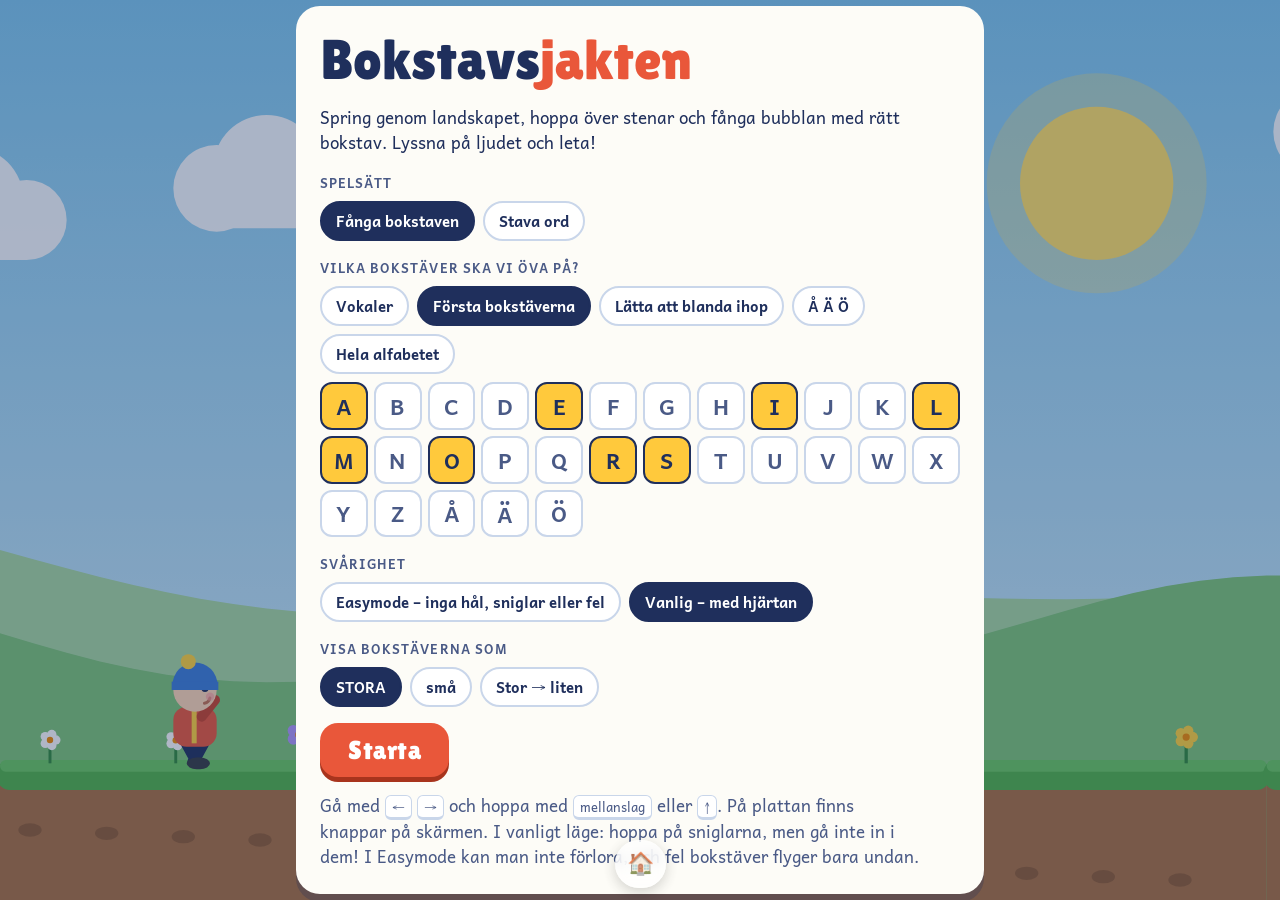
<file: spel/bokstavsjakten.html>
<!doctype html><html><head><meta charset=utf8><meta name=viewport content="width=device-width,initial-scale=1,viewport-fit=cover"><style>:root{color-scheme:light;box-sizing:border-box;padding-top:env(safe-area-inset-top,0px);padding-bottom:env(safe-area-inset-bottom,0px)}html{scroll-padding-top:env(safe-area-inset-top,0px)}body{margin:0;padding:0;font:14px -apple-system,BlinkMacSystemFont,sans-serif;background:#faf9f5;color:#141413}img{max-width:100%}[hidden]:not([hidden=until-found i]){display:none!important}</style></head><body>
<title>Bokstavsjakten</title>
<link rel="preconnect" href="https://fonts.googleapis.com">
<link rel="preconnect" href="https://fonts.gstatic.com" crossorigin>
<link rel="stylesheet" href="https://fonts.googleapis.com/css2?family=Andika:wght@400;700&family=Lilita+One&display=swap">
<style>
/* Layout: full-bleed side-scroller canvas, HTML HUD on top, storybook card overlays. Single bright daytime look by choice. */
:root{
  --sky:#9ad8f2;
  --ink:#1f2f5c;
  --ink-soft:#4a5a86;
  --sun:#ffc93c;
  --grass:#4fb447;
  --coat:#e9573a;
  --paper:#fdfcf7;
  --line:#c9d6ea;
  --good:#2f9e44;
  --bad:#d6336c;
  --display:"Lilita One","Arial Rounded MT Bold","Trebuchet MS",sans-serif;
  --body:"Andika","Segoe UI",system-ui,sans-serif;
  color-scheme:light;
}
html,body{height:100%}
[hidden]{display:none!important}
body{background:var(--sky);color:var(--ink);font-family:var(--body);overflow:hidden;-webkit-user-select:none;user-select:none}
#app{position:fixed;inset:0;touch-action:none}
#game{position:absolute;inset:0;width:100%;height:100%;display:block}
button{font-family:var(--body);color:var(--ink);cursor:pointer}
button:focus-visible{outline:3px solid var(--coat);outline-offset:2px}

/* HUD */
#hud{position:absolute;left:0;right:0;top:0;display:flex;align-items:flex-start;justify-content:space-between;gap:12px;padding:calc(10px + env(safe-area-inset-top,0px)) 16px 0;pointer-events:none}
#hud > *{pointer-events:auto}
.target{display:flex;align-items:center;gap:12px;background:var(--paper);border-radius:999px;padding:6px 8px 6px 6px;box-shadow:0 3px 0 rgba(31,47,92,.18)}
.target .bubble{width:64px;height:64px;border-radius:50%;display:grid;place-items:center;font:700 44px/1 var(--body);background:radial-gradient(circle at 35% 30%,#fff 0 30%,#e4f4ff 70%);border:3px solid var(--ink);color:var(--ink)}
.target .hint{display:flex;flex-direction:column;line-height:1.15;min-width:0}
.target .hint small{font-size:13px;color:var(--ink-soft);letter-spacing:.04em;text-transform:uppercase}
.target .word{font-size:22px;white-space:nowrap}
.target .word b{color:var(--coat)}
.iconbtn{width:44px;height:44px;border-radius:50%;border:none;background:var(--sun);display:grid;place-items:center;box-shadow:0 3px 0 rgba(31,47,92,.25)}
.iconbtn:active{transform:translateY(2px);box-shadow:0 1px 0 rgba(31,47,92,.25)}
.iconbtn svg{width:24px;height:24px}
.iconbtn.off{background:#e3e6ee}
.right{display:flex;align-items:center;gap:10px;flex-wrap:wrap;justify-content:flex-end}
.pill{background:var(--paper);border-radius:999px;padding:6px 12px;display:flex;align-items:center;gap:8px;box-shadow:0 3px 0 rgba(31,47,92,.18);font-weight:700}
.slots{display:flex;gap:5px}
.slot{width:18px;height:18px;border-radius:50%;border:2px solid var(--ink);background:#fff}
.slot.on{background:var(--sun)}
.hearts{color:var(--bad);font-size:22px;letter-spacing:2px;line-height:1}
.hearts .lost{color:#d5d9e3}
.lvl{font-family:var(--display);font-weight:400;font-size:18px;letter-spacing:.02em}

/* Touch controls */
#touch{position:absolute;left:0;right:0;bottom:0;display:none;justify-content:space-between;align-items:flex-end;padding:0 16px calc(16px + env(safe-area-inset-bottom,0px));pointer-events:none}
#touch.show{display:flex}
#touch .grp{display:flex;gap:14px;pointer-events:auto}
.tbtn{width:78px;height:78px;border-radius:50%;border:3px solid rgba(31,47,92,.5);background:rgba(253,252,247,.75);display:grid;place-items:center;touch-action:none}
.tbtn.down{background:var(--sun)}
.tbtn svg{width:36px;height:36px}
.tbtn.jump{width:96px;height:96px}

/* Overlays */
.overlay{position:absolute;inset:0;display:grid;place-items:center;padding:16px;background:rgba(31,47,92,.35);overflow:auto}
.card{background:var(--paper);border-radius:24px;padding:24px;width:100%;max-width:640px;box-shadow:0 8px 0 rgba(31,47,92,.25);display:flex;flex-direction:column;gap:16px;max-height:calc(100% - 8px);overflow:auto}
.card h1,.card h2{font-family:var(--display);font-weight:400;margin:0;line-height:1.05;text-wrap:balance;color:var(--ink)}
.card h1{font-size:clamp(36px,7vw,56px)}
.card h1 span{color:var(--coat)}
.card h2{font-size:clamp(28px,5vw,40px)}
.card p{margin:0;font-size:17px;line-height:1.5;max-width:60ch}
.label{font-size:13px;letter-spacing:.08em;text-transform:uppercase;color:var(--ink-soft);font-weight:700}
.section{display:flex;flex-direction:column;gap:8px}
.presets,.seg{display:flex;flex-wrap:wrap;gap:8px}
.chip{border:2px solid var(--line);background:#fff;border-radius:999px;padding:6px 14px;font-size:15px;font-weight:700}
.chip[aria-pressed="true"]{background:var(--ink);border-color:var(--ink);color:#fff}
.grid{display:grid;grid-template-columns:repeat(auto-fill,minmax(44px,1fr));gap:6px}
.wordin{width:100%;font:700 20px/1.3 var(--body);color:var(--ink);background:#fff;border:2px solid var(--line);border-radius:12px;padding:10px 12px}
.wordin:focus{outline:3px solid var(--coat);outline-offset:1px}
.word .done{color:var(--ink)}
.word .cur{color:var(--coat);text-decoration:underline;text-decoration-thickness:3px;text-underline-offset:4px}
.word .rest{color:#b4bccf}
.lt{aspect-ratio:1;border-radius:12px;border:2px solid var(--line);background:#fff;font:700 22px/1 var(--body);color:var(--ink-soft)}
.lt[aria-pressed="true"]{background:var(--sun);border-color:var(--ink);color:var(--ink)}
.actions{display:flex;flex-wrap:wrap;gap:10px;align-items:center}
.big{font-family:var(--display);font-size:26px;letter-spacing:.02em;border:none;border-radius:18px;padding:12px 28px;background:var(--coat);color:#fff;box-shadow:0 5px 0 #a8341d}
.big:active{transform:translateY(3px);box-shadow:0 2px 0 #a8341d}
.big:disabled{background:#c9ccd6;box-shadow:0 5px 0 #9a9fb0;cursor:not-allowed}
.ghost{border:2px solid var(--ink);background:transparent;border-radius:18px;padding:10px 20px;font-size:17px;font-weight:700}
.note{font-size:14px;color:var(--ink-soft)}
kbd{font-family:var(--body);border:1.5px solid var(--line);border-bottom-width:3px;border-radius:6px;padding:0 6px;background:#fff;font-size:13px}
.stars{font-size:48px;letter-spacing:6px;color:var(--sun);text-shadow:0 2px 0 #c58f00}
.stars .dim{color:#dfe3ec;text-shadow:none}
.stat{font-size:20px;font-variant-numeric:tabular-nums}
#rotate{position:absolute;left:16px;right:16px;bottom:calc(120px + env(safe-area-inset-bottom,0px));display:none;text-align:center;background:var(--paper);border-radius:14px;padding:8px 12px;font-size:15px;pointer-events:none}
@media (orientation:portrait) and (max-width:640px){#rotate.ingame{display:block}}
@media (max-width:560px){.target:not(.words) .hint{display:none}.target.words .hint small{display:none}.target .bubble{width:54px;height:54px;font-size:36px}.pill{padding:5px 9px}.slot{width:14px;height:14px}}
@media (prefers-reduced-motion:reduce){*{transition:none!important;animation:none!important}}
</style>

<div id="app">
  <canvas id="game" aria-label="Spelplan"></canvas>

  <div id="hud" hidden>
    <div class="target">
      <div class="bubble" id="tLetter">M</div>
      <div class="hint">
        <small id="tLabel">Fånga</small>
        <span class="word" id="tWord"></span>
      </div>
      <button class="iconbtn" id="btnSay" aria-label="Lyssna på bokstaven">
        <svg viewBox="0 0 24 24" fill="none" stroke="#1f2f5c" stroke-width="2.4" stroke-linecap="round" stroke-linejoin="round"><path d="M4 9v6h4l5 4V5L8 9z" fill="#1f2f5c"/><path d="M16.5 8.5a5 5 0 0 1 0 7M19 6a8.5 8.5 0 0 1 0 12"/></svg>
      </button>
    </div>
    <div class="right">
      <div class="pill"><span class="lvl" id="lvl">Bana 1</span><div class="slots" id="slots"></div></div>
      <div class="pill" id="heartPill"><span class="hearts" id="hearts"></span></div>
      <button class="iconbtn" id="btnSound" aria-label="Ljud på/av">
        <svg viewBox="0 0 24 24" fill="#1f2f5c"><path d="M9 4v11.5A3.5 3.5 0 1 0 11 18V8.5l8-2v7A3.5 3.5 0 1 0 21 16V2z"/><path id="soundWave" d="M3 3l18 18" stroke="#d6336c" stroke-width="3" stroke-linecap="round"/></svg>
      </button>
      <button class="iconbtn" id="btnPause" aria-label="Pausa">
        <svg viewBox="0 0 24 24" fill="#1f2f5c"><rect x="6" y="5" width="4" height="14" rx="1.5"/><rect x="14" y="5" width="4" height="14" rx="1.5"/></svg>
      </button>
    </div>
  </div>

  <div id="touch">
    <div class="grp">
      <button class="tbtn" id="tLeft" aria-label="Gå vänster"><svg viewBox="0 0 24 24" fill="#1f2f5c"><path d="M15 4 6 12l9 8z"/></svg></button>
      <button class="tbtn" id="tRight" aria-label="Gå höger"><svg viewBox="0 0 24 24" fill="#1f2f5c"><path d="M9 4l9 8-9 8z"/></svg></button>
    </div>
    <div class="grp">
      <button class="tbtn jump" id="tJump" aria-label="Hoppa"><svg viewBox="0 0 24 24" fill="#1f2f5c"><path d="M12 3 3 13h5v8h8v-8h5z"/></svg></button>
    </div>
  </div>
  <div id="rotate">Vrid plattan eller telefonen så blir spelet större.</div>

  <!-- Startmeny -->
  <div class="overlay" id="menu">
    <div class="card">
      <h1>Bokstavs<span>jakten</span></h1>
      <p>Spring genom landskapet, hoppa över stenar och fånga bubblan med rätt bokstav. Lyssna på ljudet och leta!</p>

      <div class="section">
        <span class="label">Spelsätt</span>
        <div class="seg" id="gameSeg">
          <button class="chip" data-game="letters">Fånga bokstaven</button>
          <button class="chip" data-game="words">Stava ord</button>
        </div>
      </div>

      <div class="section" id="secWords">
        <label class="label" for="wordInput">Ord att stava (skilj med komma)</label>
        <input class="wordin" id="wordInput" type="text" autocomplete="off" spellcheck="false">
        <span class="note" id="wordNote">Man fångar bokstäverna i rätt ordning. Tre ord per bana.</span>
      </div>

      <div class="section" id="secLetters">
        <span class="label">Vilka bokstäver ska vi öva på?</span>
        <div class="presets" id="presets"></div>
        <div class="grid" id="letterGrid"></div>
      </div>

      <div class="section">
        <span class="label">Svårighet</span>
        <div class="seg" id="diffSeg">
          <button class="chip" data-diff="easy">Easymode – inga hål, sniglar eller fel</button>
          <button class="chip" data-diff="normal">Vanlig – med hjärtan</button>
        </div>
      </div>

      <div class="section">
        <span class="label">Visa bokstäverna som</span>
        <div class="seg" id="modeSeg">
          <button class="chip" data-mode="upper">STORA</button>
          <button class="chip" data-mode="lower">små</button>
          <button class="chip" data-mode="match">Stor → liten</button>
        </div>
      </div>

      <div class="actions">
        <button class="big" id="btnStart">Starta</button>
        <span class="note" id="bestNote"></span>
      </div>
      <p class="note">Gå med <kbd>←</kbd> <kbd>→</kbd> och hoppa med <kbd>mellanslag</kbd> eller <kbd>↑</kbd>. På plattan finns knappar på skärmen. I vanligt läge: hoppa på sniglarna, men gå inte in i dem! I Easymode kan man inte förlora, och fel bokstäver flyger bara undan.</p>
    </div>
  </div>

  <!-- Paus -->
  <div class="overlay" id="pause" hidden>
    <div class="card" style="max-width:420px">
      <h2>Paus</h2>
      <div class="actions">
        <button class="big" id="btnResume">Fortsätt</button>
        <button class="ghost" id="btnToMenu1">Till menyn</button>
      </div>
    </div>
  </div>

  <!-- Bana klar -->
  <div class="overlay" id="done" hidden>
    <div class="card" style="max-width:460px">
      <h2 id="doneTitle">Bana 1 klar!</h2>
      <div class="stars" id="doneStars"></div>
      <p class="stat" id="doneStat"></p>
      <div class="actions">
        <button class="big" id="btnNext">Nästa bana</button>
        <button class="ghost" id="btnToMenu2">Till menyn</button>
      </div>
    </div>
  </div>

  <!-- Slut -->
  <div class="overlay" id="over" hidden>
    <div class="card" style="max-width:460px">
      <h2>Slut på hjärtan</h2>
      <p class="stat" id="overStat"></p>
      <div class="actions">
        <button class="big" id="btnAgain">Spela igen</button>
        <button class="ghost" id="btnToMenu3">Till menyn</button>
      </div>
    </div>
  </div>
</div>

<script>
/* ============ Bokstavsdata ============
   sound = det som talsyntesen säger som "ljud" (kan justeras), word/pic = exempelord.  */
const LETTERS = [
  {u:'A',sound:'a',word:'apa',pic:'🐒'},
  {u:'B',sound:'bö',word:'boll',pic:'⚽'},
  {u:'C',sound:'sss',word:'cykel',pic:'🚲'},
  {u:'D',sound:'dö',word:'drake',pic:'🐉'},
  {u:'E',sound:'e',word:'elefant',pic:'🐘'},
  {u:'F',sound:'fff',word:'fisk',pic:'🐟'},
  {u:'G',sound:'gö',word:'groda',pic:'🐸'},
  {u:'H',sound:'hhh',word:'häst',pic:'🐴'},
  {u:'I',sound:'i',word:'igelkott',pic:'🦔'},
  {u:'J',sound:'jjj',word:'jordgubbe',pic:'🍓'},
  {u:'K',sound:'kö',word:'katt',pic:'🐱'},
  {u:'L',sound:'lll',word:'lejon',pic:'🦁'},
  {u:'M',sound:'mmm',word:'mus',pic:'🐭'},
  {u:'N',sound:'nnn',word:'näsa',pic:'👃'},
  {u:'O',sound:'o',word:'orm',pic:'🐍'},
  {u:'P',sound:'pö',word:'päron',pic:'🍐'},
  {u:'Q',sound:'ku',word:'quiz',pic:'❓'},
  {u:'R',sound:'rrr',word:'räv',pic:'🦊'},
  {u:'S',sound:'sss',word:'sol',pic:'☀️'},
  {u:'T',sound:'tö',word:'tåg',pic:'🚂'},
  {u:'U',sound:'u',word:'uggla',pic:'🦉'},
  {u:'V',sound:'vvv',word:'vante',pic:'🧤'},
  {u:'W',sound:'vvv',word:'wok',pic:'🥘'},
  {u:'X',sound:'ks',word:'xylofon',pic:'🎵'},
  {u:'Y',sound:'y',word:'yxa',pic:'🪓'},
  {u:'Z',sound:'sss',word:'zebra',pic:'🦓'},
  {u:'Å',sound:'å',word:'åska',pic:'⛈️'},
  {u:'Ä',sound:'ä',word:'ägg',pic:'🥚'},
  {u:'Ö',sound:'ö',word:'öra',pic:'👂'},
];
const BY = Object.fromEntries(LETTERS.map(l=>[l.u,l]));
const PRESETS = [
  {name:'Vokaler', set:'AEIOUYÅÄÖ'},
  {name:'Första bokstäverna', set:'AMSOLIRE'},
  {name:'Lätta att blanda ihop', set:'BDPQ'},
  {name:'Å Ä Ö', set:'ÅÄÖAO'},
  {name:'Hela alfabetet', set:LETTERS.map(l=>l.u).join('')},
];
// Bokstäver som ofta förväxlas – används som "luriga" felalternativ
const CONFUSE = {B:'DP',D:'BP',P:'BDQ',Q:'PO',M:'NW',W:'MV',N:'MU',U:'NV',E:'F',F:'E',O:'ÖQ',Ö:'O',A:'ÅÄ',Å:'AÄ',Ä:'AÅ',I:'LJ',L:'I',J:'I',V:'YU',Y:'V',S:'Z',Z:'S',C:'O',G:'C'};

/* ============ Inställningar ============ */
const store = {
  get(k,d){try{const v=localStorage.getItem('bj_'+k);return v==null?d:JSON.parse(v)}catch(e){return d}},
  set(k,v){try{localStorage.setItem('bj_'+k,JSON.stringify(v))}catch(e){}}
};
let selected = new Set(store.get('letters','AMSOLIRE'.split('')));
let mode = store.get('mode','upper');
let diff = store.get('diff','normal');
let game = store.get('game','letters');
let wordText = store.get('words','Stina, mus, sol, katt, apa, orm, bil, glass');
let wordQueue=[], word='', wIdx=0;
function validWords(){ return wordText.split(/[,\n]+/).map(w=>w.trim().replace(/\s+/g,'')).filter(Boolean)
  .filter(w=>w.toUpperCase().split('').every(c=>BY[c])); }
function invalidWords(){ return wordText.split(/[,\n]+/).map(w=>w.trim().replace(/\s+/g,'')).filter(Boolean)
  .filter(w=>!w.toUpperCase().split('').every(c=>BY[c])); }
const goal=()=> game==='words'?3:5;
let best = store.get('best',0);
let soundOn = store.get('sound',true);

const $ = id=>document.getElementById(id);
function buildMenu(){
  const pre=$('presets'); pre.innerHTML='';
  PRESETS.forEach(p=>{const b=document.createElement('button');b.className='chip';b.textContent=p.name;
    b.onclick=()=>{selected=new Set(p.set.split(''));syncMenu()};pre.appendChild(b)});
  const g=$('letterGrid'); g.innerHTML='';
  LETTERS.forEach(l=>{const b=document.createElement('button');b.className='lt';b.id='lt_'+l.u;b.textContent=l.u;
    b.onclick=()=>{selected.has(l.u)?selected.delete(l.u):selected.add(l.u);syncMenu()};g.appendChild(b)});
  document.querySelectorAll('#modeSeg .chip').forEach(b=>b.onclick=()=>{mode=b.dataset.mode;syncMenu()});
  document.querySelectorAll('#diffSeg .chip').forEach(b=>b.onclick=()=>{diff=b.dataset.diff;syncMenu()});
  document.querySelectorAll('#gameSeg .chip').forEach(b=>b.onclick=()=>{game=b.dataset.game;syncMenu()});
  $('wordInput').value=wordText;
  $('wordInput').addEventListener('input',e=>{wordText=e.target.value;syncMenu()});
  $('wordInput').addEventListener('keydown',e=>e.stopPropagation());
}
function syncMenu(){
  LETTERS.forEach(l=>{const b=$('lt_'+l.u);b.setAttribute('aria-pressed',selected.has(l.u));
    b.textContent = mode==='lower'? l.u.toLowerCase() : l.u});
  const cur=[...selected].sort().join('');
  document.querySelectorAll('#presets .chip').forEach((b,i)=>b.setAttribute('aria-pressed', PRESETS[i].set.split('').sort().join('')===cur));
  document.querySelectorAll('#modeSeg .chip').forEach(b=>b.setAttribute('aria-pressed',b.dataset.mode===mode));
  document.querySelectorAll('#gameSeg .chip').forEach(b=>b.setAttribute('aria-pressed',b.dataset.game===game));
  $('secWords').hidden = game!=='words'; $('secLetters').hidden = game==='words';
  const vw=validWords(), bad=invalidWords();
  $('wordNote').textContent = bad.length ? `Hoppar över ${bad.join(', ')} – bara bokstäverna A–Ö går att använda.` : 'Man fångar bokstäverna i rätt ordning. Tre ord per bana.';
  const empty = game==='words' ? vw.length===0 : selected.size===0;
  $('btnStart').disabled = empty;
  $('btnStart').textContent = !empty ? 'Starta' : (game==='words' ? 'Skriv minst ett ord' : 'Välj minst en bokstav');
  store.set('game',game); store.set('words',wordText);
  $('bestNote').textContent = best>0 ? `Rekord: ${best} rätta bokstäver` : '';
  document.querySelectorAll('#diffSeg .chip').forEach(b=>b.setAttribute('aria-pressed',b.dataset.diff===diff));
  store.set('letters',[...selected]); store.set('mode',mode); store.set('diff',diff);
}

/* ============ Ljud ============ */
let actx=null;
function initAudio(){ if(actx) return; try{actx=new (window.AudioContext||window.webkitAudioContext)()}catch(e){} }
function tone(f,dur,type='sine',vol=.15,to=null,delay=0){
  if(!soundOn||!actx) return;
  const t=actx.currentTime+delay, o=actx.createOscillator(), g=actx.createGain();
  o.type=type;o.frequency.setValueAtTime(f,t); if(to) o.frequency.exponentialRampToValueAtTime(to,t+dur);
  g.gain.setValueAtTime(vol,t); g.gain.exponentialRampToValueAtTime(.001,t+dur);
  o.connect(g).connect(actx.destination); o.start(t); o.stop(t+dur);
}
const sfx = {
  jump(){tone(380,.15,'square',.05,620)},
  good(){tone(660,.12,'triangle',.18);tone(880,.12,'triangle',.18,null,.1);tone(1175,.2,'triangle',.18,null,.2)},
  bad(){tone(220,.25,'sawtooth',.07,150)},
  stomp(){tone(300,.12,'square',.08,120)},
  hurt(){tone(400,.35,'sawtooth',.08,90)},
  win(){[523,659,784,1047].forEach((f,i)=>tone(f,.25,'triangle',.18,null,i*.13))},
};
let svVoice=null;
function pickVoice(){ if(!('speechSynthesis' in window)) return; const v=speechSynthesis.getVoices();
  svVoice = v.find(x=>/^sv/i.test(x.lang)) || null; }
if('speechSynthesis' in window){ pickVoice(); speechSynthesis.onvoiceschanged=pickVoice; }
function say(text){
  if(!soundOn||!('speechSynthesis' in window)) return;
  try{ speechSynthesis.cancel(); const u=new SpeechSynthesisUtterance(text); u.lang='sv-SE'; if(svVoice) u.voice=svVoice; u.rate=.85; speechSynthesis.speak(u);}catch(e){}
}

/* ============ Canvas & skala ============ */
const cv=$('game'), ctx=cv.getContext('2d');
const WORLD_H=540, GY=460;
let scale=1, viewW=960, viewH=540, dpr=1;
function resize(){
  const w=cv.clientWidth, h=cv.clientHeight; dpr=Math.min(2,window.devicePixelRatio||1);
  cv.width=Math.round(w*dpr); cv.height=Math.round(h*dpr);
  scale=h/WORLD_H; if(w/scale<760) scale=w/760;
  viewW=w/scale; viewH=h/scale;
}
window.addEventListener('resize',resize); resize();

/* ============ Spelläge ============ */
const GOAL=5;
let state='menu';          // menu | play | pause | done | over
let level=1, totalCorrect=0, levelCorrect=0, levelWrong=0, hearts=3;
let target='M', lastTarget=null;
let solids=[], enemies=[], bubbles=[], flowers=[], particles=[], floats=[];
let waiting=false; // true mellan två mål – då kan inga bubblor fångas
let genX=0, nextBubbleX=0, sinceTarget=0, flag=null, camX=0, tick=0;
const P={x:100,y:300,w:34,h:50,vx:0,vy:0,onGround:false,face:1,inv:0,coyote:0,buffer:0,walk:0,safe:{x:100,y:GY-50},jumpHeld:false};

const rand=(a,b)=>a+Math.random()*(b-a);
const ri=(a,b)=>Math.floor(rand(a,b+1));
const pick=a=>a[Math.floor(Math.random()*a.length)];
const disp=ch=> (mode==='upper')? ch : ch.toLowerCase();       // hur bubblorna visas
const dispTarget=ch=> (mode==='lower')? ch.toLowerCase() : ch; // hur målet visas

function addGround(x,w){ solids.push({x,y:GY,w,h:260,type:'ground'});
  for(let fx=x+30; fx<x+w-20; fx+=rand(60,160)) flowers.push({x:fx,c:pick(['#ffd43b','#ff8787','#ffffff','#b197fc']),s:rand(.8,1.2)});
  return x+w; }

function genChunk(){
  const gapMax=Math.min(80+level*14,140), snailP=Math.min(.18+level*.05,.4);
  if(diff==='easy'){ // Easymode: bara mark, låga stenar och lådor – inget som kostar liv
    const w=ri(480,700), t=Math.random(); addGround(genX,w);
    if(t<.3) solids.push({x:genX+ri(180,320),y:GY-42,w:ri(44,56),h:42,type:'rock'});
    else if(t<.55){ solids.push({x:genX+ri(140,220),y:GY-110,w:ri(3,5)*40,h:30,type:'crate'}); }
    genX+=w; return;
  }
  const r=Math.random();
  if(r<.22){ // lucka
    const w=ri(260,420); addGround(genX,w); genX+=w+ri(64,gapMax);
  } else if(r<.44){ // stenar
    const w=ri(520,720); addGround(genX,w);
    const n=ri(1,2); for(let i=0;i<n;i++){ const tall=Math.random()<.35+level*.05; const h=tall?78:42, rw=ri(44,62);
      solids.push({x:genX+160+i*ri(200,260),y:GY-h,w:rw,h,type:'rock'}); }
    genX+=w;
  } else if(r<.64){ // lådor
    const w=ri(560,720); addGround(genX,w);
    const bx=genX+ri(140,220), bw=ri(3,5)*40;
    solids.push({x:bx,y:GY-110,w:bw,h:30,type:'crate'});
    genX+=w;
  } else if(r<.64+snailP){ // snigel
    const w=ri(560,720); addGround(genX,w);
    enemies.push({x:genX+w*.6,y:GY-30,w:46,h:30,vx:-(.5+level*.08),min:genX+20,max:genX+w-20,dead:0});
    genX+=w;
  } else { const w=ri(380,620); addGround(genX,w); genX+=w; }
}

function solidAt(x,types){ return solids.filter(s=>types.includes(s.type) && x>=s.x-10 && x<=s.x+s.w+10); }

function chooseLetter(){
  const forceTarget = sinceTarget>=2;
  if(forceTarget || Math.random()<.38){ sinceTarget=0; return target; }
  sinceTarget++;
  const pool=(game==='words' ? [...new Set(word.toUpperCase().split(''))] : [...selected]).filter(c=>c!==target);
  const conf=(CONFUSE[target]||'').split('').filter(Boolean);
  if(conf.length && (Math.random()<.35 || pool.length===0)) return pick(conf);
  if(pool.length) return pick(pool);
  return pick(LETTERS.map(l=>l.u).filter(c=>c!==target));
}
function spawnBubble(x){
  while(genX < x+200) genChunk();
  let y;
  const tops=solidAt(x,['crate','rock']);
  if(tops.length){ y=Math.min(...tops.map(s=>s.y))-48; }
  else if(!solidAt(x,['ground']).length){ y=GY-125; }
  else y = Math.random() < (diff==='easy'?.7:.5) ? GY-42 : GY-135;
  bubbles.push({x,y,r:30,ch:chooseLetter(),ph:Math.random()*6});
}

function nextWord(){
  if(!wordQueue.length){ wordQueue=validWords().sort(()=>Math.random()-.5); if(wordQueue.length>1 && wordQueue[0]===word) wordQueue.push(wordQueue.shift()); }
  waiting=false; word=wordQueue.shift(); wIdx=0;
  target=word[0].toUpperCase(); sinceTarget=2; updateTargetHud();
  say(`Skriv ${word}. Första bokstaven: ${BY[target].sound}`);
}
function nextWordLetter(){
  target=word[wIdx].toUpperCase(); sinceTarget=2; updateTargetHud(); say(BY[target].sound);
}
function newTarget(){
  waiting=false;
  if(game==='words') return nextWord();
  const pool=[...selected];
  let t=pick(pool); if(pool.length>1){ while(t===lastTarget) t=pick(pool); }
  lastTarget=target=t; sinceTarget=2; // nästa bubbla blir målet
  updateTargetHud(); announce();
}
function announce(prefix=''){
  const L=BY[target];
  if(game==='words') return say(`${word}. ${wIdx===0?'Första':'Nästa'} bokstav: ${L.sound}`); say(`${prefix}${L.sound}. ${L.sound}, som i ${L.word}`);
}
function updateTargetHud(){
  const L=BY[target];
  document.querySelector('.target').classList.toggle('words',game==='words');
  if(game==='words'){
    const w=word.split('').map(c=>mode==='upper'?c.toUpperCase():c.toLowerCase());
    $('tLetter').textContent=disp(target);
    $('tLabel').textContent='Skriv ordet';
    $('tWord').innerHTML=w.map((c,i)=>`<span class="${i<wIdx?'done':i===wIdx?'cur':'rest'}">${c}</span>`).join('');
    return;
  }
  $('tLetter').textContent=dispTarget(target);
  $('tLabel').textContent = mode==='match' ? `Fånga lilla ${target.toLowerCase()}` : 'Fånga';
  const w = (mode==='upper') ? L.word[0].toUpperCase()+L.word.slice(1) : L.word;
  $('tWord').innerHTML = `<b>${w[0]}</b>${w.slice(1)} ${L.pic}`;
}
function updateHud(){
  $('lvl').textContent='Bana '+level;
  $('slots').innerHTML=Array.from({length:goal()},(_,i)=>`<span class="slot${i<levelCorrect?' on':''}"></span>`).join('');
  $('hearts').innerHTML=Array.from({length:3},(_,i)=>`<span class="${i<hearts?'':'lost'}">♥</span>`).join('');
  $('heartPill').hidden = diff==='easy';
  $('btnSound').classList.toggle('off',!soundOn);
  $('soundWave').style.display = soundOn?'none':'';
}

function startLevel(){
  solids=[];enemies=[];bubbles=[];flowers=[];particles=[];floats=[];flag=null; waiting=false;
  genX=addGround(0,760); nextBubbleX=520; sinceTarget=0;
  levelCorrect=0; levelWrong=0; hearts=3;
  Object.assign(P,{x:100,y:GY-50,vx:0,vy:0,onGround:true,face:1,inv:0,coyote:0,buffer:0});
  P.safe={x:100,y:GY-50}; camX=0;
  newTarget(); updateHud(); setState('play');
}
function newGame(){ level=1; totalCorrect=0; hearts=3; wordQueue=[]; startLevel(); }

function setState(s){
  state=s;
  $('menu').hidden = s!=='menu'; $('pause').hidden = s!=='pause';
  $('done').hidden = s!=='done'; $('over').hidden = s!=='over';
  $('hud').hidden = s==='menu';
  $('rotate').classList.toggle('ingame', s==='play');
  if(s==='menu'){ syncMenu(); }
}

/* ============ Input ============ */
const keys={left:false,right:false,jump:false};
const KMAP={ArrowLeft:'left',KeyA:'left',ArrowRight:'right',KeyD:'right',Space:'jump',ArrowUp:'jump',KeyW:'jump'};
addEventListener('keydown',e=>{
  if(e.code==='Escape'||e.code==='KeyP'){ if(state==='play') setState('pause'); else if(state==='pause') setState('play'); return; }
  const k=KMAP[e.code]; if(!k || state!=='play') return; e.preventDefault();
  if(k==='jump' && !keys.jump) P.buffer=8;
  keys[k]=true;
});
addEventListener('keyup',e=>{const k=KMAP[e.code]; if(k) keys[k]=false;});
function bindTouch(id,k){
  const el=$(id);
  const on=e=>{e.preventDefault(); initAudio(); if(k==='jump'&&!keys.jump) P.buffer=8; keys[k]=true; el.classList.add('down');};
  const off=e=>{keys[k]=false; el.classList.remove('down');};
  el.addEventListener('pointerdown',on); ['pointerup','pointercancel','pointerleave'].forEach(t=>el.addEventListener(t,off));
}
bindTouch('tLeft','left'); bindTouch('tRight','right'); bindTouch('tJump','jump');
const showTouch=()=>$('touch').classList.add('show');
if(matchMedia('(pointer:coarse)').matches) showTouch();
addEventListener('touchstart',showTouch,{passive:true});
addEventListener('blur',()=>{keys.left=keys.right=keys.jump=false; if(state==='play') setState('pause');});

/* ============ Fysik ============ */
const overlap=(a,b)=>a.x<b.x+b.w && a.x+a.w>b.x && a.y<b.y+b.h && a.y+a.h>b.y;
function near(o){ return solids.filter(s=>s.x<o.x+o.w+80 && s.x+s.w>o.x-80); }

function hurt(dir){
  if(P.inv>0 || diff==='easy') return;
  hearts--; sfx.hurt(); updateHud(); P.inv=100; P.vy=-8; P.vx=dir*5;
  if(hearts<=0) gameOver();
}
function catchBubble(b){
  burst(b.x,b.y, b.ch===target ? ['#ffd43b','#69db7c','#fff'] : ['#ff8787','#fff']);
  if(b.ch===target && game==='words'){
    sfx.good(); totalCorrect++; wIdx++;
    if(wIdx>=word.length){
      waiting=true; levelCorrect++; updateHud(); updateTargetHud();
      floats.push({x:b.x,y:b.y-40,t:90,txt:mode==='upper'?word.toUpperCase():word.toLowerCase(),c:'#2f9e44'});
      sfx.win();
      if(levelCorrect>=goal()){ placeFlag(); say(`Bra! Du skrev ${word}! Spring till flaggan!`); }
      else { say(`Bra! Du skrev ${word}!`); setTimeout(()=>{ if(state==='play'||state==='pause') nextWord(); }, 1900); }
    } else { floats.push({x:b.x,y:b.y-30,t:50,txt:'Rätt!',c:'#2f9e44'}); nextWordLetter(); }
    return;
  }
  if(b.ch===target){
    waiting=true; sfx.good(); levelCorrect++; totalCorrect++;
    floats.push({x:b.x,y:b.y-30,t:60,txt:'Rätt!',c:'#2f9e44'});
    updateHud();
    if(levelCorrect>=goal()){ placeFlag(); say('Bra! Spring till flaggan!'); }
    else { const L=BY[target]; setTimeout(()=>newTarget(), 450); say(`Bra! ${L.word}`); }
  } else {
    sfx.bad(); levelWrong++;
    floats.push({x:b.x,y:b.y-30,t:60,txt:disp(b.ch),c:'#d6336c'});
    const W=BY[b.ch], L=BY[target];
    say(game==='words' ? `Det var ${W.sound}. Leta efter ${L.sound}` : `Det var ${W.sound}, som i ${W.word}. Leta efter ${L.sound}`);
  }
}
function placeFlag(){
  let fx=P.x+650;
  while(genX<fx+400) genChunk();
  while(!solidAt(fx,['ground']).some(s=>fx>s.x+20&&fx<s.x+s.w-40) || solidAt(fx,['rock','crate']).length){ fx+=40; while(genX<fx+400) genChunk(); }
  flag={x:fx,y:GY};
  bubbles.forEach(b=>{ if(!b.away) b.away=1; }); // städa bort bubblorna så att flaggan syns tydligt
  floats.push({x:P.x+P.w/2,y:P.y-60,t:150,txt:'Spring till flaggan →',c:'#e9573a'});
}
function burst(x,y,cols){ for(let i=0;i<18;i++){const a=Math.random()*Math.PI*2,s=rand(1.5,5);
  particles.push({x,y,vx:Math.cos(a)*s,vy:Math.sin(a)*s-1,t:ri(30,50),c:pick(cols),r:rand(3,6)});}}

function step(){
  tick++;
  // rörelse
  const acc=P.onGround?.6:.4, max=4.3;
  if(keys.left&&!keys.right){P.vx=Math.max(P.vx-acc,-max);P.face=-1}
  else if(keys.right&&!keys.left){P.vx=Math.min(P.vx+acc,max);P.face=1}
  else P.vx*= P.onGround?.75:.95;
  if(Math.abs(P.vx)<.05)P.vx=0;
  P.coyote = P.onGround?7:Math.max(0,P.coyote-1);
  if(P.buffer>0)P.buffer--;
  if(P.buffer>0 && P.coyote>0){P.vy=-14.2;P.onGround=false;P.coyote=0;P.buffer=0;sfx.jump();}
  if(!keys.jump && P.vy<-5) P.vy=-5;           // kort hopp om man släpper
  P.vy=Math.min(P.vy+.6,15);
  // x
  P.x+=P.vx; if(P.x<0){P.x=0;P.vx=0}
  for(const s of near(P)) if(s.type!=='crate' && overlap(P,s)){ if(P.vx>0)P.x=s.x-P.w; else if(P.vx<0)P.x=s.x+s.w; P.vx=0; }
  // y
  const prevBottom=P.y+P.h;
  P.y+=P.vy; P.onGround=false;
  for(const s of near(P)) if(overlap(P,s)){
    if(s.type==='crate' && !(P.vy>0 && prevBottom<=s.y+1)) continue; // plattformar: hoppa igenom underifrån, landa ovanpå
    if(P.vy>0){P.y=s.y-P.h;P.vy=0;P.onGround=true;
      if(s.type==='ground' && P.inv<60 && P.x>s.x+10 && P.x+P.w<s.x+s.w-10) P.safe={x:P.x,y:P.y};}
    else if(P.vy<0){P.y=s.y+s.h;P.vy=0;}
  }
  if(P.onGround&&Math.abs(P.vx)>.3) P.walk+=Math.abs(P.vx)*.08;
  if(P.inv>0)P.inv--;
  // ramlat ner
  if(P.y>WORLD_H+120 && diff==='easy'){ Object.assign(P,{x:P.safe.x,y:P.safe.y-60,vx:0,vy:0}); }
  else if(P.y>WORLD_H+120){ hearts--; sfx.hurt(); updateHud();
    if(hearts<=0){gameOver();return;}
    Object.assign(P,{x:P.safe.x,y:P.safe.y-60,vx:0,vy:0,inv:100}); }
  // fiender
  for(const e of enemies){
    if(e.dead){e.dead--;continue}
    e.x+=e.vx; if(e.x<e.min||e.x+e.w>e.max){e.vx*=-1;e.x+=e.vx*2;}
    if(e.gone) continue;
    if(overlap(P,e)){
      if(P.vy>0 && P.y+P.h-P.vy<=e.y+10){ e.gone=true; e.dead=30; P.vy=-9; sfx.stomp(); burst(e.x+e.w/2,e.y+10,['#b5838d','#fff']); }
      else hurt(P.x+P.w/2<e.x+e.w/2?-1:1);
    }
  }
  enemies=enemies.filter(e=>!(e.gone&&e.dead<=0) && e.x>camX-600);
  // bubblor
  if(!flag) while(nextBubbleX < camX+viewW+150){ spawnBubble(nextBubbleX); nextBubbleX+=ri(230,320); }
  while(genX<camX+viewW+400) genChunk();
  for(const b of bubbles){
    if(b.away){ b.away++; b.y-=3.5; b.x+=1.5; if(b.away>45) b.hit=true; continue; }
    const by=b.y+Math.sin(tick*.05+b.ph)*6;
    const cx=Math.max(P.x,Math.min(b.x,P.x+P.w)), cy=Math.max(P.y,Math.min(by,P.y+P.h));
    if(!waiting && (cx-b.x)**2+(cy-by)**2 < b.r*b.r){
      if(diff==='easy' && b.ch!==target){ b.away=1; tone(520,.12,'sine',.06,700); continue; } // Easymode: fel bokstav flyger undan
      b.hit=true; catchBubble(b); }
  }
  bubbles=bubbles.filter(b=>!b.hit && b.x>camX-200);
  solids=solids.filter(s=>s.x+s.w>camX-1200);
  flowers=flowers.filter(f=>f.x>camX-1200);
  for(const p of particles){p.x+=p.vx;p.y+=p.vy;p.vy+=.2;p.t--}
  particles=particles.filter(p=>p.t>0);
  for(const f of floats){f.y-=.8;f.t--} floats=floats.filter(f=>f.t>0);
  // flagga
  if(flag && P.x+P.w>flag.x){ levelDone(); return; }
  // kamera
  const want=P.x-viewW*.35; camX+= (Math.max(0,want)-camX)*.12;
}

function levelDone(){
  sfx.win();
  const stars = levelWrong===0?3: levelWrong<=2?2:1;
  $('doneTitle').textContent=`Bana ${level} klar!`;
  $('doneStars').innerHTML=[1,2,3].map(i=>`<span class="${i<=stars?'':'dim'}">★</span>`).join('');
  const what = game==='words' ? `${goal()} ord` : `${goal()} rätt`;
  $('doneStat').textContent = levelWrong===0 ? `${what} och inga fel. Snyggt!` : `${what} och ${levelWrong} fel.`;
  say(stars===3?'Fantastiskt! Inga fel!':'Bra jobbat!');
  if(totalCorrect>best){best=totalCorrect;store.set('best',best)}
  setState('done');
}
function gameOver(){
  if(totalCorrect>best){best=totalCorrect;store.set('best',best)}
  $('overStat').textContent=`Du kom till bana ${level} och fångade ${totalCorrect} rätta bokstäver.`;
  say('Bra kämpat!');
  setState('over');
}

/* ============ Rita ============ */
function rr(x,y,w,h,r){ctx.beginPath();ctx.roundRect(x,y,w,h,r);}
function drawBackground(){
  const g=ctx.createLinearGradient(0,0,0,viewH); g.addColorStop(0,'#7cc8ef'); g.addColorStop(1,'#d9f1fb');
  ctx.fillStyle=g; ctx.fillRect(0,0,viewW,viewH);
  const off=viewH-WORLD_H;
  // sol
  ctx.fillStyle='#ffe066'; ctx.beginPath(); ctx.arc(viewW-110,off+110,46,0,7); ctx.fill();
  ctx.fillStyle='rgba(255,224,102,.3)'; ctx.beginPath(); ctx.arc(viewW-110,off+110,66,0,7); ctx.fill();
  // moln
  ctx.fillStyle='rgba(255,255,255,.92)';
  for(let i=0;i<6;i++){ const span=viewW+400; let x=((i*330 - camX*.15 + tick*.15*(i%2+1))%span+span)%span-200; const y=off+60+(i*53)%140;
    ctx.beginPath(); ctx.arc(x,y,26,0,7); ctx.arc(x+30,y-12,32,0,7); ctx.arc(x+64,y,24,0,7); ctx.rect(x,y,64,24); ctx.fill(); }
  // kullar
  const hill=(k,base,amp,per,col)=>{ ctx.fillStyle=col; ctx.beginPath(); ctx.moveTo(0,viewH);
    for(let x=0;x<=viewW+20;x+=20){ const wx=x+camX*k; ctx.lineTo(x, off+base+Math.sin(wx/per)*amp+Math.sin(wx/(per*.37))*amp*.3); }
    ctx.lineTo(viewW,viewH); ctx.fill(); };
  hill(.2,330,40,260,'#a5d8a0'); hill(.45,380,30,180,'#7cc576');
}
function drawSolid(s){
  if(s.type==='ground'){
    ctx.fillStyle='#a8703f'; ctx.fillRect(s.x,s.y,s.w,s.h);
    ctx.fillStyle='#8f5c31';
    for(let x=s.x+18;x<s.x+s.w-10;x+=46){ const yy=s.y+32+((x*7)%40); ctx.beginPath(); ctx.ellipse(x,yy,7,4,0,0,7); ctx.fill(); }
    ctx.fillStyle='#4fb447'; rr(s.x-2,s.y-4,s.w+4,18,8); ctx.fill();
    ctx.fillStyle='#69c95f'; rr(s.x,s.y-4,s.w,7,4); ctx.fill();
  } else if(s.type==='rock'){
    ctx.fillStyle='#8d94a6'; rr(s.x,s.y,s.w,s.h+4,[16,16,4,4]); ctx.fill();
    ctx.fillStyle='#a7aec0'; rr(s.x+6,s.y+5,s.w*.45,s.h*.35,8); ctx.fill();
    ctx.strokeStyle='#5f6679'; ctx.lineWidth=2.5; rr(s.x,s.y,s.w,s.h+4,[16,16,4,4]); ctx.stroke();
  } else {
    for(let x=s.x;x<s.x+s.w;x+=40){
      ctx.fillStyle='#e0a458'; ctx.fillRect(x,s.y,40,s.h);
      ctx.strokeStyle='#9c6227'; ctx.lineWidth=3; ctx.strokeRect(x+1.5,s.y+1.5,37,s.h-3);
      ctx.beginPath(); ctx.moveTo(x+6,s.y+6); ctx.lineTo(x+34,s.y+s.h-6); ctx.moveTo(x+34,s.y+6); ctx.lineTo(x+6,s.y+s.h-6); ctx.lineWidth=2; ctx.stroke();
    }
  }
}
function drawFlower(f){
  ctx.save(); ctx.translate(f.x,GY-2); ctx.scale(f.s,f.s);
  ctx.strokeStyle='#2f8a3a'; ctx.lineWidth=2; ctx.beginPath(); ctx.moveTo(0,0); ctx.lineTo(0,-14); ctx.stroke();
  ctx.fillStyle=f.c; for(let i=0;i<5;i++){const a=i*1.256; ctx.beginPath(); ctx.arc(Math.cos(a)*4,-16+Math.sin(a)*4,3.2,0,7); ctx.fill();}
  ctx.fillStyle='#f08c00'; ctx.beginPath(); ctx.arc(0,-16,2.2,0,7); ctx.fill(); ctx.restore();
}
function drawSnail(e){
  ctx.save(); ctx.translate(e.x+e.w/2,e.y+e.h);
  if(e.gone){ ctx.scale(1,.35); ctx.globalAlpha=Math.max(0,e.dead/30); }
  const d=e.vx<0?-1:1; ctx.scale(d,1);
  ctx.fillStyle='#f7c59f'; rr(-24,-12,48,12,6); ctx.fill();
  ctx.beginPath(); ctx.moveTo(18,-10); ctx.lineTo(24,-26); ctx.moveTo(14,-10); ctx.lineTo(16,-26); ctx.strokeStyle='#e8a57c'; ctx.lineWidth=3; ctx.stroke();
  ctx.fillStyle='#1f2f5c'; ctx.beginPath(); ctx.arc(24,-27,3,0,7); ctx.arc(16,-27,3,0,7); ctx.fill();
  ctx.fillStyle='#b5838d'; ctx.beginPath(); ctx.arc(-4,-20,17,0,7); ctx.fill();
  ctx.strokeStyle='#6d4c5a'; ctx.lineWidth=3; ctx.beginPath();
  for(let a=0;a<12;a+=.3){ const r=15-a*1.15; if(r<1)break; ctx.lineTo(-4+Math.cos(a)*r,-20+Math.sin(a)*r);} ctx.stroke();
  ctx.restore();
}
function drawBubble(b){
  ctx.save(); if(b.away) ctx.globalAlpha=Math.max(0,1-b.away/45);
  const y=b.y+Math.sin(tick*.05+b.ph)*6;
  const g=ctx.createRadialGradient(b.x-10,y-12,4,b.x,y,b.r);
  g.addColorStop(0,'rgba(255,255,255,.98)'); g.addColorStop(1,'rgba(214,239,255,.9)');
  ctx.fillStyle=g; ctx.beginPath(); ctx.arc(b.x,y,b.r,0,7); ctx.fill();
  ctx.strokeStyle='#5aa9e6'; ctx.lineWidth=3; ctx.stroke();
  ctx.fillStyle='rgba(255,255,255,.9)'; ctx.beginPath(); ctx.ellipse(b.x-12,y-14,7,4,-.6,0,7); ctx.fill();
  ctx.fillStyle='#1f2f5c'; ctx.font='700 36px Andika, "Segoe UI", sans-serif'; ctx.textAlign='center'; ctx.textBaseline='middle';
  ctx.fillText(disp(b.ch),b.x,y+2);
  ctx.restore();
}
function drawFlag(){
  const x=flag.x,y=flag.y;
  ctx.fillStyle='#6c757d'; ctx.fillRect(x,y-200,7,200);
  ctx.fillStyle='#ffd43b'; ctx.beginPath(); ctx.arc(x+3.5,y-204,8,0,7); ctx.fill();
  const wave=Math.sin(tick*.12)*6;
  ctx.fillStyle='#e9573a'; ctx.beginPath(); ctx.moveTo(x+7,y-192); ctx.quadraticCurveTo(x+40,y-182+wave,x+76,y-170); ctx.lineTo(x+7,y-140); ctx.fill();
  ctx.fillStyle='#fff'; ctx.font='700 22px Andika, sans-serif'; ctx.textAlign='center'; ctx.textBaseline='middle'; ctx.fillText('★',x+30,y-166);
}
function drawPlayer(){
  if(P.inv>0 && Math.floor(P.inv/5)%2) return;
  const cx=P.x+P.w/2, by=P.y+P.h;
  ctx.save(); ctx.translate(cx,by); ctx.scale(P.face,1);
  const sw = P.onGround ? Math.sin(P.walk*3)*8 : 6;
  // ben
  ctx.strokeStyle='#1f2f5c'; ctx.lineWidth=7; ctx.lineCap='round';
  ctx.beginPath(); ctx.moveTo(-5,-14); ctx.lineTo(-5+sw,-3); ctx.moveTo(5,-14); ctx.lineTo(5-sw,-3); ctx.stroke();
  ctx.fillStyle='#343a40'; ctx.beginPath(); ctx.ellipse(-3+sw,-2,6,3.5,0,0,7); ctx.ellipse(7-sw,-2,6,3.5,0,0,7); ctx.fill();
  // jacka
  ctx.fillStyle='#e9573a'; rr(-13,-36,26,24,8); ctx.fill();
  ctx.fillStyle='#ffd43b'; ctx.fillRect(-2,-34,3,20);
  // arm
  ctx.strokeStyle='#c8432a'; ctx.lineWidth=6; ctx.beginPath(); ctx.moveTo(4,-30); ctx.lineTo(12, P.onGround?-20-sw*.4:-40); ctx.stroke();
  // huvud
  ctx.fillStyle='#ffd8b5'; ctx.beginPath(); ctx.arc(0,-46,13,0,7); ctx.fill();
  ctx.fillStyle='#1f2f5c'; ctx.beginPath(); ctx.arc(6,-47,2.2,0,7); ctx.fill();
  ctx.strokeStyle='#c2724f'; ctx.lineWidth=1.8; ctx.beginPath(); ctx.arc(5,-42,4,.2,1.4); ctx.stroke();
  ctx.fillStyle='#ff9f9f'; ctx.globalAlpha=.6; ctx.beginPath(); ctx.arc(9,-42,2.5,0,7); ctx.fill(); ctx.globalAlpha=1;
  // mössa
  ctx.fillStyle='#3b7dd8'; ctx.beginPath(); ctx.arc(0,-49,13.5,Math.PI,0); ctx.fill(); ctx.fillRect(-14,-51,28,5);
  ctx.fillStyle='#ffd43b'; ctx.beginPath(); ctx.arc(-4,-63,4.5,0,7); ctx.fill();
  ctx.restore();
}
function render(){
  ctx.setTransform(scale*dpr,0,0,scale*dpr,0,0);
  drawBackground();
  ctx.save(); ctx.translate(-Math.round(camX), viewH-WORLD_H);
  const L=camX-100, R=camX+viewW+100;
  for(const s of solids) if(s.type==='ground' && s.x<R && s.x+s.w>L) drawSolid(s);
  for(const f of flowers) if(f.x>L&&f.x<R) drawFlower(f);
  for(const s of solids) if(s.type!=='ground' && s.x<R && s.x+s.w>L) drawSolid(s);
  if(flag) drawFlag();
  for(const e of enemies) if(e.x<R&&e.x>L-60) drawSnail(e);
  for(const b of bubbles) if(b.x>L&&b.x<R) drawBubble(b);
  drawPlayer();
  for(const p of particles){ctx.globalAlpha=Math.min(1,p.t/20);ctx.fillStyle=p.c;ctx.beginPath();ctx.arc(p.x,p.y,p.r,0,7);ctx.fill();}
  ctx.globalAlpha=1;
  for(const f of floats){ctx.globalAlpha=Math.min(1,f.t/25);ctx.font='700 30px Andika, sans-serif';ctx.textAlign='center';
    ctx.lineWidth=6;ctx.strokeStyle='#fff';ctx.strokeText(f.txt,f.x,f.y);ctx.fillStyle=f.c;ctx.fillText(f.txt,f.x,f.y);}
  ctx.globalAlpha=1; ctx.restore();
}

/* ============ Loop ============ */
let last=performance.now(), accT=0;
function loop(t){
  const dt=Math.min(100,t-last); last=t;
  if(state==='play'){ accT+=dt; while(accT>=1000/60 && state==='play'){ step(); accT-=1000/60; } } else accT=0;
  render(); requestAnimationFrame(loop);
}

/* ============ Knappar ============ */
$('btnStart').onclick=()=>{ initAudio(); if(actx&&actx.state==='suspended')actx.resume(); newGame(); };
$('btnSay').onclick=()=>announce();
$('btnSound').onclick=()=>{ soundOn=!soundOn; store.set('sound',soundOn); if(!soundOn&&'speechSynthesis' in window)speechSynthesis.cancel(); updateHud(); };
$('btnPause').onclick=()=>setState('pause');
$('btnResume').onclick=()=>setState('play');
$('btnNext').onclick=()=>{ level++; startLevel(); };
$('btnAgain').onclick=()=>newGame();
['btnToMenu1','btnToMenu2','btnToMenu3'].forEach(id=>$(id).onclick=()=>{ if('speechSynthesis' in window)speechSynthesis.cancel(); setState('menu'); });

/* ============ Start: visa en demo-bana bakom menyn ============ */
buildMenu(); syncMenu(); P.y=GY-50;
solids=[]; genX=addGround(0,760); while(genX<2400) genChunk();
target=[...selected][0]||'A'; for(let x=520;x<2000;x+=280) bubbles.push({x,y:Math.random()<.5?GY-42:GY-135,r:30,ch:pick(LETTERS).u,ph:Math.random()*6});
if(document.fonts&&document.fonts.load) document.fonts.load('700 36px Andika').catch(()=>{});
requestAnimationFrame(loop);
</script>

<script src="../tillbaka.js" data-pos="bottom-center"></script>
</body></html>
</file>
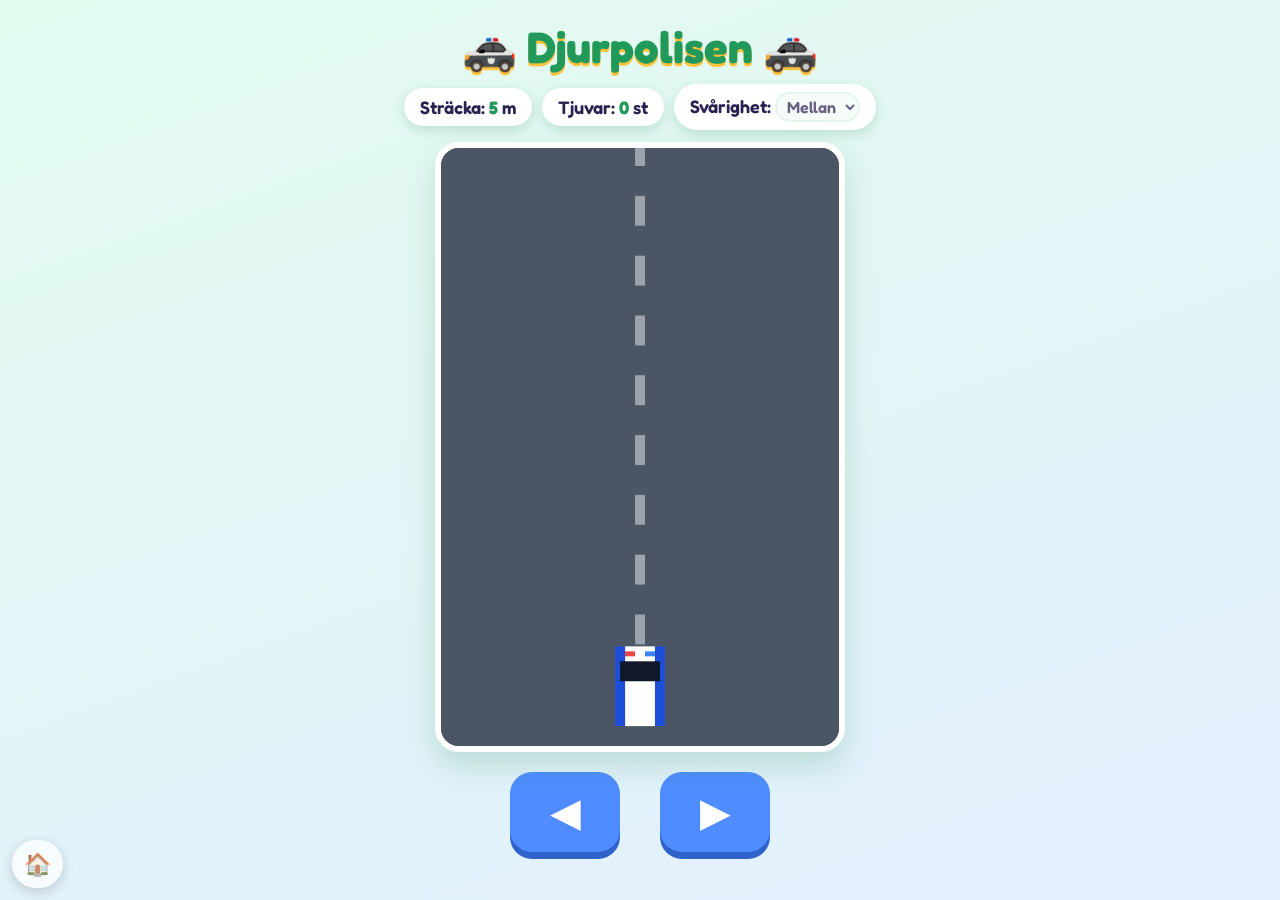
<file: spel/djurpolisen.html>
<!DOCTYPE html>
<html lang="sv">
<head>
    <meta charset="UTF-8">
    <meta name="viewport" content="width=device-width, initial-scale=1.0, viewport-fit=cover">
    <title>Djurpolisen</title>
    <link rel="preconnect" href="https://fonts.googleapis.com">
    <link rel="preconnect" href="https://fonts.gstatic.com" crossorigin>
    <link href="https://fonts.googleapis.com/css2?family=Fredoka:wght@500;600;700&display=swap" rel="stylesheet">
    <style>
        /* ---------- Färger (samma glada stil som spelhörnan) ---------- */
        :root {
            --ink: #2a2150;
            --muted: #6b6296;
            --card: #ffffff;
            --gron: #34c77b;
            --gron-mork: #21995a;
            --bla: #4f8cff;
            --bla-mork: #2f63c9;
            --rosa: #ff5fa2;
            --shadow: rgba(52, 140, 90, .22);
        }

        /* ---------- Grund ---------- */
        * { box-sizing: border-box; }
        body {
            font-family: 'Fredoka', ui-rounded, 'Segoe UI', system-ui, sans-serif;
            color: var(--ink);
            background: linear-gradient(160deg, #e3fbef, #e2efff) fixed;
            background-color: #e3fbef;
            text-align: center;
            margin: 0;
            padding: 16px 16px 24px;
            min-height: 100vh;
            -webkit-user-select: none;
            user-select: none;
            -webkit-tap-highlight-color: transparent;
        }
        h1 {
            margin: 4px 0 10px;
            font-size: clamp(30px, 6vw, 44px);
            font-weight: 700;
            color: var(--gron-mork);
            text-shadow: 0 3px 0 #ffc23d;
        }

        /* ---------- Poäng och svårighet ---------- */
        #ui {
            display: flex;
            justify-content: center;
            align-items: center;
            flex-wrap: wrap;
            gap: 10px;
            margin-bottom: 12px;
            font-size: 18px;
            font-weight: 600;
        }
        .ui-box {
            background: var(--card);
            padding: 8px 16px;
            border-radius: 999px;
            box-shadow: 0 4px 12px var(--shadow);
        }
        .ui-box span { color: var(--gron-mork); font-weight: 700; }
        select {
            font: inherit;
            font-size: 16px;
            color: var(--ink);
            padding: 2px 6px;
            border: 2px solid #d6f3e3;
            border-radius: 999px;
            background: #f3fcf7;
        }

        /* ---------- Vägen ---------- */
        #gameContainer {
            position: relative;
            display: inline-block;
        }
        canvas {
            display: block;
            max-width: 100%;
            height: auto;
            max-height: calc(100vh - 290px);
            max-height: calc(100dvh - 290px);
            min-height: 300px;
            background-color: #4b5563;
            border: 6px solid #fff;
            border-radius: 24px;
            box-shadow: 0 14px 30px var(--shadow);
        }

        /* ---------- Krock-rutan ---------- */
        #gameOverScreen {
            display: none;
            position: absolute;
            top: 50%;
            left: 50%;
            transform: translate(-50%, -50%);
            width: 85%;
            max-width: 300px;
            padding: 24px 22px;
            background: var(--card);
            border-radius: 26px;
            box-shadow: 0 16px 40px rgba(0, 0, 0, .35);
            z-index: 10;
            animation: popin .35s cubic-bezier(.34, 1.56, .64, 1);
        }
        @keyframes popin { from { transform: translate(-50%, -50%) scale(.6); opacity: 0; } }
        #gameOverScreen h2 {
            margin: 0 0 6px;
            font-size: 32px;
            color: var(--rosa);
        }
        #gameOverScreen p {
            margin: 8px 0;
            font-size: 18px;
            font-weight: 500;
        }
        #gameOverScreen p span { font-weight: 700; color: var(--gron-mork); }
        .restart-btn {
            margin-top: 14px;
            padding: 12px 28px;
            font: inherit;
            font-size: 20px;
            font-weight: 700;
            color: white;
            background: var(--gron);
            border: none;
            border-radius: 18px;
            box-shadow: 0 6px 0 var(--gron-mork);
            cursor: pointer;
            transition: transform .15s, box-shadow .15s;
        }
        .restart-btn:hover { transform: translateY(-2px); box-shadow: 0 8px 0 var(--gron-mork); }
        .restart-btn:active { transform: translateY(4px); box-shadow: 0 2px 0 var(--gron-mork); }

        /* ---------- Pilknappar för surfplatta/mobil ---------- */
        #controls {
            display: flex;
            justify-content: center;
            gap: 40px;
            margin-top: 16px;
        }
        .arrow-btn {
            width: 110px;
            height: 80px;
            font-size: 40px;
            color: white;
            background: var(--bla);
            border: none;
            border-radius: 22px;
            box-shadow: 0 7px 0 var(--bla-mork);
            cursor: pointer;
            touch-action: none;
            transition: transform .08s, box-shadow .08s;
        }
        .arrow-btn.down {
            transform: translateY(5px);
            box-shadow: 0 2px 0 var(--bla-mork);
        }
    </style>
</head>
<body>

    <h1>🚓 Djurpolisen 🚓</h1>
    
    <div id="ui">
        <div class="ui-box">Sträcka: <span id="scoreDisplay">0</span> m</div>
        <div class="ui-box">Tjuvar: <span id="thiefDisplay">0</span> st</div>
        <div class="ui-box">
            Svårighet:
            <select id="difficultySelect">
                <option value="0.7">Lätt</option>
                <option value="1" selected>Mellan</option>
                <option value="1.5">Svår</option>
            </select>
        </div>
    </div>

    <div id="gameContainer">
        <canvas id="gameCanvas" width="400" height="600"></canvas>
        
        <div id="gameOverScreen">
            <h2>Krock!</h2>
            <p>Du råkade köra på ett djur.</p>
            <p>Sträcka: <span id="finalScore">0</span> m</p>
            <p>Fångade tjuvar: <span id="finalThieves">0</span> st</p>
            <button class="restart-btn" onclick="resetGame()">Starta om</button>
        </div>
    </div>

    <div id="controls">
        <button class="arrow-btn" id="btnLeft" aria-label="Styr vänster">◀</button>
        <button class="arrow-btn" id="btnRight" aria-label="Styr höger">▶</button>
    </div>

    <script>
        const canvas = document.getElementById("gameCanvas");
        const ctx = canvas.getContext("2d");
        const difficultySelect = document.getElementById("difficultySelect");
        
        let distance = 0; 
        let thievesCaught = 0; // Ny variabel för tjuv-poäng
        let isGameOver = false;
        let animationId;
        
        let levelMultiplier = 1; 
        let milestonesPassed = 0;
        
        let car = { x: 175, y: 500, width: 50, height: 80, baseSpeed: 6 };
        
        let entities = [];
        let roadMarkers = []; 
        let spawnTimer = 0;

        const thieves = ["🦹‍♂️", "🥷", "🏃‍♂️💰"];
        const animals = ["🐶", "🐱", "🐰", "🐼", "🦊", "🦌"];

        const keys = { ArrowLeft: false, ArrowRight: false };
        window.addEventListener("keydown", (e) => { if(keys.hasOwnProperty(e.key)) keys[e.key] = true; });
        window.addEventListener("keyup", (e) => { if(keys.hasOwnProperty(e.key)) keys[e.key] = false; });

        // Pilknappar: håll fingret (eller musen) på knappen för att styra
        function bindArrow(id, key) {
            const btn = document.getElementById(id);
            const press = (e) => { e.preventDefault(); keys[key] = true; btn.classList.add("down"); };
            const release = () => { keys[key] = false; btn.classList.remove("down"); };
            btn.addEventListener("pointerdown", press);
            ["pointerup", "pointercancel", "pointerleave"].forEach(t => btn.addEventListener(t, release));
            btn.addEventListener("contextmenu", (e) => e.preventDefault());
        }
        bindArrow("btnLeft", "ArrowLeft");
        bindArrow("btnRight", "ArrowRight");

        function update() {
            if (isGameOver) return;

            let diffMultiplier = parseFloat(difficultySelect.value);
            let currentSpeedFactor = diffMultiplier * levelMultiplier;

            distance += 0.1 * currentSpeedFactor;

            let currentMilestone = Math.floor(distance / 500);
            if (currentMilestone > milestonesPassed) {
                milestonesPassed = currentMilestone;
                levelMultiplier += 0.2; 
                roadMarkers.push({ y: -40, height: 40 });
            }

            let actualCarSpeed = car.baseSpeed * currentSpeedFactor;
            if (keys.ArrowLeft && car.x > 0) car.x -= actualCarSpeed;
            if (keys.ArrowRight && car.x + car.width < canvas.width) car.x += actualCarSpeed;

            spawnTimer++;
            let spawnRate = Math.max(15, (70 / diffMultiplier) - Math.floor(distance / 50)); 
            
            if (spawnTimer > spawnRate) {
                spawnEntity();
                spawnTimer = 0;
            }

            for (let i = roadMarkers.length - 1; i >= 0; i--) {
                let m = roadMarkers[i];
                m.y += 5 * currentSpeedFactor; 
                if (m.y > canvas.height) {
                    roadMarkers.splice(i, 1);
                }
            }

            for (let i = entities.length - 1; i >= 0; i--) {
                let e = entities[i];
                e.y += e.speed * currentSpeedFactor;

                if (checkCollision(car, e)) {
                    if (e.type === "thief") {
                        // Uppdaterar både bonussträcka och antal fångade tjuvar
                        distance += 50;
                        thievesCaught++;
                        entities.splice(i, 1);
                    } else if (e.type === "animal") {
                        triggerGameOver();
                        return; 
                    }
                }
                else if (e.y > canvas.height) {
                    entities.splice(i, 1);
                }
            }

            updateUI();
        }

        function spawnEntity() {
            let isThief = Math.random() < 0.4;
            let emoji = isThief ? thieves[Math.floor(Math.random() * thieves.length)] : animals[Math.floor(Math.random() * animals.length)];
            let type = isThief ? "thief" : "animal";
            let size = 40;
            
            // Standard: Slumpmässig position över HELA bredden (förhindrar kant-fusk)
            let spawnX = Math.random() * (canvas.width - size);

            // Smartsikte: 20% chans att figuren siktar direkt där polisbilen är just nu
            if (Math.random() < 0.20) {
                spawnX = car.x + (car.width / 2) - (size / 2);
                // Se till att figuren inte hamnar utanför skärmen om bilen är exakt vid kanten
                spawnX = Math.max(0, Math.min(canvas.width - size, spawnX));
            }

            entities.push({
                emoji: emoji,
                type: type,
                x: spawnX,
                y: -50,
                width: size,
                height: size,
                speed: isThief ? 4 + Math.random() * 2 : 3 + Math.random() * 1.5 
            });
        }

        function checkCollision(rect1, rect2) {
            let hitboxPadding = 10; 
            return (
                rect1.x < rect2.x + rect2.width - hitboxPadding &&
                rect1.x + rect1.width > rect2.x + hitboxPadding &&
                rect1.y < rect2.y + rect2.height - hitboxPadding &&
                rect1.y + rect1.height > rect2.y + hitboxPadding
            );
        }

        function draw() {
            ctx.fillStyle = "#4b5563";
            ctx.fillRect(0, 0, canvas.width, canvas.height);

            ctx.fillStyle = "#9ca3af";
            for(let i = 0; i < canvas.height; i += 60) {
                let offset = (distance * 20) % 60; 
                ctx.fillRect(canvas.width / 2 - 5, i + offset - 60, 10, 30);
            }

            for (let m of roadMarkers) {
                ctx.fillStyle = "#facc15"; 
                ctx.fillRect(0, m.y, canvas.width, m.height);
                
                ctx.fillStyle = "#000000";
                ctx.font = "bold 20px Arial";
                ctx.textAlign = "center";
                ctx.textBaseline = "middle";
                ctx.fillText("HASTIGHET ÖKAR!", canvas.width / 2, m.y + m.height / 2);
            }

            ctx.fillStyle = "#1d4ed8"; 
            ctx.fillRect(car.x, car.y, car.width, car.height);
            ctx.fillStyle = "#ffffff"; 
            ctx.fillRect(car.x + 10, car.y, 30, car.height);
            ctx.fillStyle = "#111827"; 
            ctx.fillRect(car.x + 5, car.y + 15, car.width - 10, 20);
            ctx.fillStyle = "#ef4444"; 
            ctx.fillRect(car.x + 10, car.y + 5, 10, 5);
            ctx.fillStyle = "#3b82f6"; 
            ctx.fillRect(car.x + 30, car.y + 5, 10, 5);

            ctx.font = "35px Arial";
            ctx.textAlign = "center";
            ctx.textBaseline = "middle";
            for (let e of entities) {
                ctx.fillText(e.emoji, e.x + e.width/2, e.y + e.height/2);
            }
        }

        function gameLoop() {
            if (!isGameOver) {
                update();
                draw();
                animationId = requestAnimationFrame(gameLoop);
            }
        }

        function updateUI() {
            document.getElementById("scoreDisplay").innerText = Math.floor(distance);
            document.getElementById("thiefDisplay").innerText = thievesCaught;
        }

        function triggerGameOver() {
            isGameOver = true;
            document.getElementById("gameOverScreen").style.display = "block";
            document.getElementById("finalScore").innerText = Math.floor(distance);
            document.getElementById("finalThieves").innerText = thievesCaught;
            difficultySelect.disabled = false; 
        }

        function resetGame() {
            distance = 0;
            thievesCaught = 0;
            isGameOver = false;
            entities = [];
            roadMarkers = [];
            milestonesPassed = 0;
            levelMultiplier = 1;
            car.x = 175; 
            
            document.getElementById("gameOverScreen").style.display = "none";
            difficultySelect.disabled = true; 
            
            updateUI();
            gameLoop(); 
        }

        difficultySelect.disabled = true; 
        updateUI();
        gameLoop();

    </script>
<script src="../tillbaka.js" data-pos="bottom-left"></script>
</body>
</html>
</file>
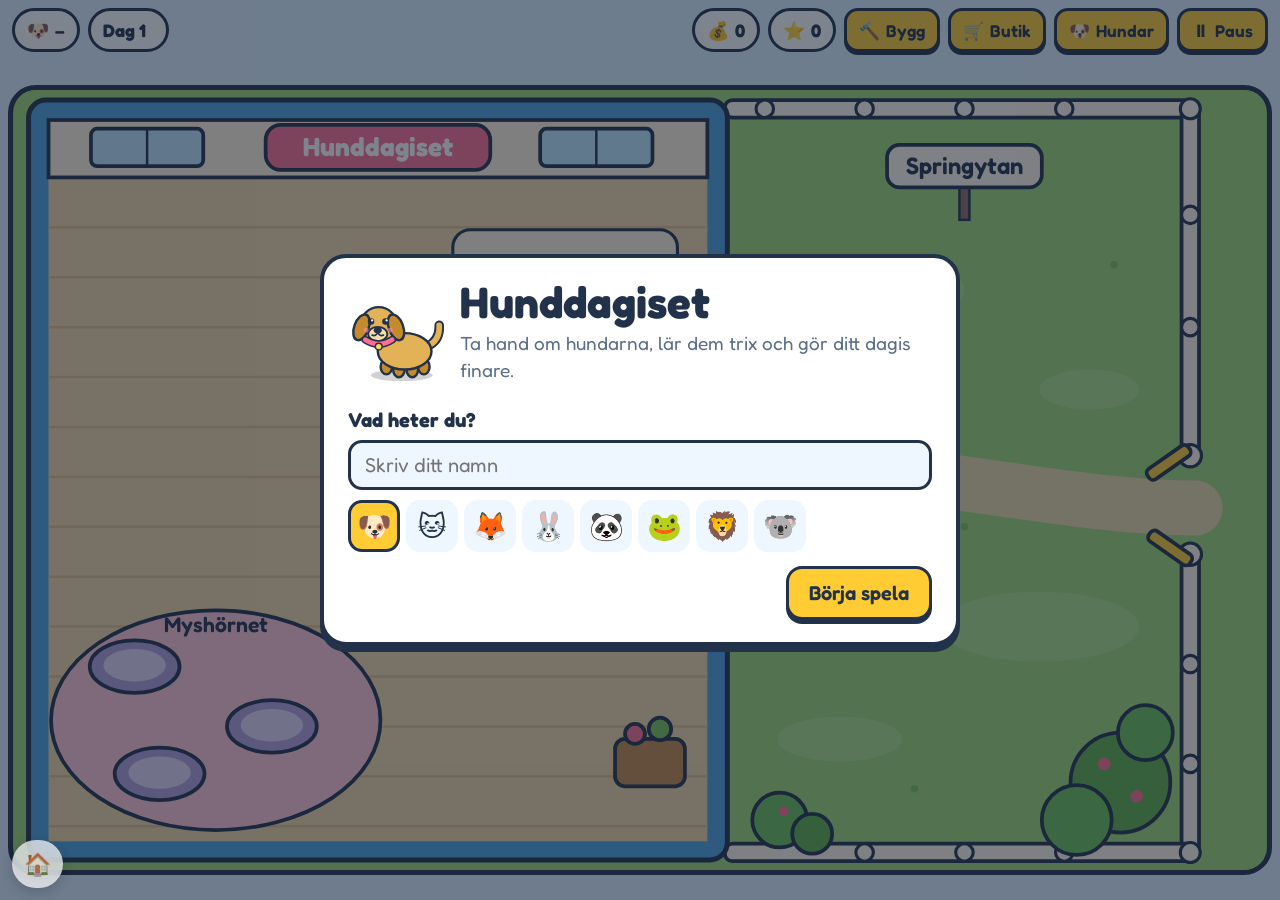
<file: spel/hunddagiset.html>
<!DOCTYPE html>
<html lang="sv">
<head>
<meta charset="utf-8">
<meta name="viewport" content="width=device-width, initial-scale=1, viewport-fit=cover">
<title>Hunddagiset</title>
<link rel="preconnect" href="https://fonts.googleapis.com">
<link rel="preconnect" href="https://fonts.gstatic.com" crossorigin>
<link href="https://fonts.googleapis.com/css2?family=Fredoka:wght@400;500;600;700&display=swap" rel="stylesheet">
<style>
:root{
  --bg:#dcefff; --panel:#ffffff; --ink:#22324a; --muted:#5b6f8a; --line:#22324a;
  --accent:#ffcc33; --accent-ink:#22324a; --pink:#ff6f91; --soft:#eef6ff;
  color-scheme:light;
  box-sizing:border-box;
  padding-top:env(safe-area-inset-top,0px);
  padding-bottom:env(safe-area-inset-bottom,0px);
}
@media (prefers-color-scheme: dark){
  :root:not([data-theme="light"]){
    --bg:#13202f; --panel:#1d2f45; --ink:#eaf3fb; --muted:#a9bdd3; --line:#8fb3d6;
    --accent:#ffcc33; --accent-ink:#22324a; --pink:#ff86a3; --soft:#26405c; color-scheme:dark;
  }
}
:root[data-theme="dark"]{
  --bg:#13202f; --panel:#1d2f45; --ink:#eaf3fb; --muted:#a9bdd3; --line:#8fb3d6;
  --accent:#ffcc33; --accent-ink:#22324a; --pink:#ff86a3; --soft:#26405c; color-scheme:dark;
}
*{box-sizing:border-box}
html{height:100%;scroll-padding-top:env(safe-area-inset-top,0px)}
body{height:100%;margin:0;background:var(--bg);color:var(--ink);
  font-family:'Fredoka',ui-rounded,'Arial Rounded MT Bold','Segoe UI',system-ui,sans-serif;
  overflow:hidden;-webkit-user-select:none;user-select:none;touch-action:manipulation;-webkit-tap-highlight-color:transparent}
button{font:inherit;color:inherit;cursor:pointer}
button:focus-visible,input:focus-visible{outline:3px solid var(--pink);outline-offset:2px}
.hidden{display:none!important}
#app{height:100%;display:flex;flex-direction:column}

/* HUD */
#hud{display:flex;align-items:center;gap:8px;padding:8px 12px;flex-wrap:wrap}
.chip{display:flex;align-items:center;gap:6px;background:var(--panel);border:3px solid var(--line);border-radius:999px;padding:4px 12px;font-weight:600;font-size:18px;min-height:44px}
.chip b{font-weight:700}
.day{display:flex;align-items:center;gap:8px;background:var(--panel);border:3px solid var(--line);border-radius:999px;padding:4px 12px;min-height:44px}
.day b{font-size:18px}
#roster{display:flex;gap:3px}
.rs{width:28px;height:28px;border-radius:50%;display:grid;place-items:center;font-size:15px;background:var(--soft);opacity:.45}
.rs.here{opacity:1;background:var(--accent)}
.rs.gone{opacity:1;background:#7cc35a;color:#fff;font-weight:700}
.sp{flex:1}
.hb{display:flex;align-items:center;gap:6px;background:var(--accent);color:var(--accent-ink);border:3px solid var(--line);border-radius:14px;padding:4px 12px;font-weight:600;font-size:17px;min-height:44px;box-shadow:0 3px 0 var(--line)}
.hb:active{transform:translateY(2px);box-shadow:0 1px 0 var(--line)}
@media (max-width:720px){.hb span{display:none}.day b{font-size:16px}}

/* Stage & scene */
#stage{position:relative;flex:1;min-height:0;overflow:hidden}
#scene{position:absolute;left:0;top:0;width:1000px;height:625px;transform-origin:0 0;border-radius:22px;overflow:hidden;border:4px solid #22324a;background:#9fd977}
#scene svg.bg{position:absolute;inset:0;width:100%;height:100%}
#ents{position:absolute;inset:0}
#hint{position:absolute;top:10px;left:50%;transform:translateX(-50%);background:var(--pink);color:#fff;font-weight:600;font-size:19px;padding:8px 18px;border-radius:999px;border:3px solid #22324a;z-index:40;max-width:92%;text-align:center;pointer-events:none;animation:hintpop .4s}
@keyframes hintpop{from{transform:translateX(-50%) scale(.8);opacity:0}}

/* Dogs */
.dog{position:absolute;left:0;top:0;width:0;height:0;cursor:pointer}
.dog .hit{position:absolute;left:-46px;top:-96px;width:92px;height:110px}
.dog .sprite{position:absolute;left:-40px;top:-78px;width:80px;height:80px;transform-origin:50% 100%;pointer-events:none}
.dog .flipper{width:100%;height:100%}
.dog .flipper.flip{transform:scaleX(-1)}
.dog svg{width:100%;height:100%;display:block;overflow:visible}
.tail{transform-origin:82px 60px;transform-box:view-box;animation:wag .45s ease-in-out infinite alternate}
@keyframes wag{from{transform:rotate(-14deg)}to{transform:rotate(16deg)}}
.dog.walking .flipper svg{animation:bob .26s ease-in-out infinite alternate}
@keyframes bob{to{transform:translateY(-5px)}}
.dog.act-mat .flipper svg,.dog.act-vatten .flipper svg{animation:dip .45s ease-in-out infinite alternate}
@keyframes dip{to{transform:translateY(4px) rotate(-6deg)}}
.dog.act-lek .flipper svg{animation:zoom 1s ease-in-out infinite}
@keyframes zoom{0%{transform:translate(0,0)}25%{transform:translate(-22px,-14px)}50%{transform:translate(0,0)}75%{transform:translate(22px,-14px)}100%{transform:translate(0,0)}}
.dog.act-vila .flipper svg{transform:rotate(-8deg) scaleY(.88);transform-origin:50% 100%}
.dog .toy,.dog .zz{position:absolute;left:18px;top:-60px;font-size:24px;display:none;pointer-events:none}
.dog.act-lek .toy{display:block;animation:toss .5s ease-in-out infinite alternate}
@keyframes toss{to{transform:translate(-30px,-26px) rotate(180deg)}}
.dog.act-vila .zz{display:block;color:#fff;font-weight:700;text-shadow:0 2px 0 #22324a;animation:zz 1.6s ease-in-out infinite}
@keyframes zz{0%{opacity:0;transform:translate(0,10px)}50%{opacity:1}100%{opacity:0;transform:translate(14px,-18px)}}
.dog .ring{position:absolute;left:-36px;top:-12px;width:72px;height:24px;border-radius:50%;border:4px solid #ffcc33;box-shadow:0 0 0 3px #22324a;display:none;pointer-events:none}
.dog.sel .ring{display:block;animation:ringp .9s ease-in-out infinite alternate}
@keyframes ringp{to{transform:scale(1.12)}}
.dog .tag{position:absolute;left:-42px;top:8px;width:84px;display:flex;flex-direction:column;align-items:center;gap:2px;pointer-events:none}
.dog .tag span{background:#fff;color:#22324a;border:2px solid #22324a;border-radius:999px;padding:0 8px;font-size:14px;font-weight:600;line-height:20px;white-space:nowrap}
.dog .tag i{display:block;width:52px;height:8px;border-radius:6px;background:#fff;border:2px solid #22324a;overflow:hidden}
.dog .tag i b{display:block;height:100%;background:#ff6f91;transition:width .3s}
.dog .bubble{position:absolute;left:-2px;width:54px;height:50px;background:#fff;border:3px solid #22324a;border-radius:50%;display:grid;place-items:center;font-size:27px;pointer-events:none;animation:pop .35s}
.dog .bubble::before,.dog .bubble::after{content:"";position:absolute;background:#fff;border:3px solid #22324a;border-radius:50%}
.dog .bubble::before{width:13px;height:13px;left:-2px;bottom:-9px}
.dog .bubble::after{width:7px;height:7px;left:-10px;bottom:-17px}
.dog .bubble.urgent{animation:wobble .6s ease-in-out infinite}
@keyframes pop{from{transform:scale(0)}to{transform:scale(1)}}
@keyframes wobble{0%,100%{transform:rotate(0) scale(1)}25%{transform:rotate(-9deg) scale(1.08)}75%{transform:rotate(9deg) scale(1.08)}}
.dog.bye{opacity:0;transition:opacity .6s}

/* Owners */
.owner{position:absolute;left:0;top:0;width:0;height:0;transition:opacity .6s;pointer-events:none}
.owner .osprite{position:absolute;left:-30px;top:-110px;width:60px;height:110px;animation:ownerIn .5s}
.owner svg{width:100%;height:100%;display:block}
@keyframes ownerIn{from{transform:translateX(40px);opacity:0}}
.owner .say{position:absolute;bottom:118px;right:-14px;width:200px;background:#fff;color:#22324a;border:3px solid #22324a;border-radius:16px;padding:7px 10px;font-size:15px;line-height:1.25;font-weight:500;animation:pop .3s;transform-origin:90% 100%}
.owner.bye{opacity:0}

.float{position:absolute;transform:translate(-50%,-50%);font-weight:700;font-size:24px;color:#fff;text-shadow:0 2px 0 #22324a,2px 0 0 #22324a,-2px 0 0 #22324a,0 -2px 0 #22324a;animation:rise 1.4s forwards;z-index:3000;pointer-events:none;white-space:nowrap}
@keyframes rise{from{opacity:1;margin-top:0}to{opacity:0;margin-top:-60px}}

/* Action bar */
#actionbar{position:absolute;left:50%;bottom:12px;transform:translateX(-50%);background:var(--panel);border:4px solid var(--line);border-radius:22px;padding:10px 12px;z-index:45;width:min(560px,96%);box-shadow:0 5px 0 var(--line)}
.ab-head{display:flex;align-items:center;gap:10px;margin-bottom:8px}
.ab-av{width:52px;height:52px;flex:none}
.ab-av svg{width:100%;height:100%}
.ab-info{flex:1;min-width:0}
.ab-name{font-size:21px;font-weight:700}
.ab-msg{font-size:16px;color:var(--muted)}
.ab-joy{display:flex;align-items:center;gap:6px}
.ab-joy i{display:block;width:110px;height:12px;border-radius:8px;background:var(--soft);border:2px solid var(--line);overflow:hidden}
.ab-joy i b{display:block;height:100%;background:var(--pink)}
.ab-close{width:44px;height:44px;border-radius:50%;border:3px solid var(--line);background:var(--soft);font-size:18px;font-weight:700}
.ab-btns{display:flex;gap:8px;justify-content:center;flex-wrap:wrap}
.ab-btns button{width:74px;height:74px;border-radius:18px;border:3px solid var(--line);background:var(--soft);display:flex;flex-direction:column;align-items:center;justify-content:center;gap:2px;font-size:14px;font-weight:600;box-shadow:0 3px 0 var(--line)}
.ab-btns button span{font-size:30px;line-height:1}
.ab-btns button:active{transform:translateY(2px);box-shadow:0 1px 0 var(--line)}
.ab-btns button:disabled{opacity:.4;box-shadow:none}

/* Modal */
#modal{position:fixed;inset:0;background:rgba(20,32,50,.55);display:flex;align-items:center;justify-content:center;padding:14px;z-index:100}
.card{background:var(--panel);color:var(--ink);border:4px solid var(--line);border-radius:26px;padding:22px 24px;max-width:640px;width:100%;max-height:100%;overflow:auto;box-shadow:0 6px 0 var(--line);animation:pop .25s}
.card h1{font-size:44px;margin:0;line-height:1}
.card h2{font-size:30px;margin:0 0 8px}
.card h3{font-size:20px;margin:18px 0 8px}
.card p{font-size:19px;line-height:1.4;margin:6px 0}
.row{display:flex;gap:10px;justify-content:flex-end;flex-wrap:wrap;margin-top:16px}
.btn{font-weight:600;font-size:20px;border:3px solid var(--line);border-radius:16px;padding:10px 20px;background:var(--accent);color:var(--accent-ink);min-height:54px;box-shadow:0 4px 0 var(--line)}
.btn:active{transform:translateY(3px);box-shadow:0 1px 0 var(--line)}
.btn.ghost{background:var(--soft);color:var(--ink)}
.btn:disabled{opacity:.45}
.title{display:flex;align-items:center;gap:16px}
.title .logo{width:96px;height:96px;flex:none}
.title .logo svg{width:100%;height:100%}
.title p{color:var(--muted)}
.plist{display:grid;gap:8px}
.pbtn{display:flex;align-items:center;gap:12px;text-align:left;background:var(--soft);border:3px solid var(--line);border-radius:16px;padding:8px 14px;min-height:60px}
.pbtn .pav{font-size:34px}
.pbtn b{display:block;font-size:20px}
.pbtn small{font-size:15px;color:var(--muted)}
.newp{display:flex;flex-direction:column;gap:10px}
.newp input{font:inherit;font-size:20px;padding:10px 14px;border-radius:14px;border:3px solid var(--line);background:var(--soft);color:var(--ink);-webkit-user-select:text;user-select:text}
.avs{display:flex;gap:6px;flex-wrap:wrap}
.av{width:52px;height:52px;border-radius:14px;border:3px solid transparent;background:var(--soft);font-size:28px}
.av.on{border-color:var(--line);background:var(--accent)}
.tips{display:grid;gap:8px;margin:10px 0}
.tip{display:flex;align-items:center;gap:12px;background:var(--soft);border-radius:14px;padding:8px 12px;font-size:18px}
.tip span{font-size:28px;width:36px;text-align:center}
.stats{display:flex;gap:12px;margin:12px 0}
.stats div{flex:1;background:var(--soft);border:3px solid var(--line);border-radius:18px;padding:10px;text-align:center;font-size:18px}
.stats b{display:block;font-size:36px}

/* Shop */
.tabs{display:flex;gap:6px;margin:6px 0 12px}
.tabs button{flex:1;border:3px solid var(--line);border-radius:14px;background:var(--soft);padding:8px;font-weight:600;font-size:17px;min-height:48px}
.tabs button.on{background:var(--accent);color:var(--accent-ink)}
.items{display:grid;grid-template-columns:repeat(auto-fill,minmax(170px,1fr));gap:10px}
.item{border:3px solid var(--line);border-radius:18px;padding:10px;display:flex;flex-direction:column;gap:4px;background:var(--soft)}
.item .ic{font-size:36px;line-height:1.1}
.item .sw{width:40px;height:40px;border-radius:50%;border:3px solid var(--line)}
.item b{font-size:18px}
.item small{font-size:14px;color:var(--muted);flex:1}
.item button{margin-top:6px;border:3px solid var(--line);border-radius:12px;background:var(--accent);color:var(--accent-ink);font-weight:700;font-size:17px;min-height:44px}
.item button:disabled{opacity:.45}
.item.own button{background:#7cc35a;color:#fff;opacity:1}

/* Gallery */
.gal{display:grid;gap:10px}
.gdog{display:flex;gap:12px;align-items:center;background:var(--soft);border:3px solid var(--line);border-radius:18px;padding:8px 12px}
.gdog .gs{width:76px;height:76px;flex:none}
.gdog .gs svg{width:100%;height:100%}
.gdog b{font-size:20px}
.gdog p{font-size:15px;margin:2px 0;color:var(--muted)}
.chips{display:flex;gap:4px;flex-wrap:wrap}
.chips span{font-size:13px;border-radius:999px;padding:1px 8px;border:2px solid var(--line);background:var(--panel);opacity:.45}
.chips span.k{opacity:1;background:var(--accent);color:var(--accent-ink)}

/* Training */
.train{text-align:center}
.train .bigdog{width:120px;height:120px;margin:4px auto}
.train .bigdog svg{width:100%;height:100%;overflow:visible}
.status{font-size:21px;font-weight:600;min-height:30px;margin:4px 0}
.dots{display:flex;gap:6px;justify-content:center;margin:6px 0 10px}
.dots i{width:16px;height:16px;border-radius:50%;border:3px solid var(--line);background:var(--panel)}
.dots i.f{background:var(--pink)}
.pads{display:grid;grid-template-columns:repeat(2,minmax(0,120px));gap:12px;justify-content:center}
.pad{aspect-ratio:1;border-radius:26px;border:4px solid #22324a;font-size:46px;box-shadow:0 5px 0 #22324a;transition:transform .08s,filter .08s}
.pad.lit{filter:brightness(1.35) saturate(1.2);transform:scale(1.08);box-shadow:0 0 0 6px #fff,0 0 0 10px #22324a}
.pad:disabled{cursor:default}
.trick-sitt svg{animation:t-sitt .9s ease-in-out 2}
@keyframes t-sitt{50%{transform:scaleY(.82) translateY(10px)}}
.trick-tass svg{animation:t-tass .8s ease-in-out 2}
@keyframes t-tass{50%{transform:rotate(-14deg)}}
.trick-ligg svg{animation:t-ligg 1.2s ease-in-out 2}
@keyframes t-ligg{50%{transform:scaleY(.65) scaleX(1.12) translateY(22px)}}
.trick-snurra svg{animation:t-snurra 1s ease-in-out 2}
@keyframes t-snurra{to{transform:rotateY(360deg)}}
.trick-rulla svg{animation:t-rulla 1.1s ease-in-out 2}
@keyframes t-rulla{to{transform:rotate(360deg)}}
.cols{display:flex;gap:10px;flex-wrap:wrap;justify-content:center;margin:10px 0}
.col{width:64px;height:64px;border-radius:50%;border:4px solid var(--line)}
.col.none{background:var(--soft);font-size:14px;font-weight:600}
/* Bygga moduler */
.plot{position:absolute;left:578px;top:32px;width:350px;height:566px;border:4px dashed #fff;border-radius:18px;background-image:linear-gradient(rgba(255,255,255,.28) 2px,transparent 2px),linear-gradient(90deg,rgba(255,255,255,.28) 2px,transparent 2px);background-size:20px 20px;display:none;pointer-events:none}
#scene.building .plot{display:block}
#scene.building #ents{pointer-events:none}
#mods{position:absolute;inset:0;pointer-events:none}
.mod{position:absolute;transform:translate(-50%,-50%)}
.mod svg,#ghost svg{width:100%;height:100%;display:block;overflow:visible}
#scene.building .mod{pointer-events:auto;cursor:pointer}
.mod.lift{opacity:.3}
#ghost{position:absolute;transform:translate(-50%,-50%);pointer-events:none;opacity:.85;z-index:5000;animation:ghostp .8s ease-in-out infinite alternate}
#ghost::after{content:"";position:absolute;inset:-8px;border:4px dashed #7cc35a;border-radius:18px;background:rgba(124,195,90,.15)}
#ghost.bad::after{border-color:#e53935;background:rgba(229,57,53,.2)}
@keyframes ghostp{to{transform:translate(-50%,-50%) scale(1.03)}}
#buildbar{position:absolute;left:50%;bottom:12px;transform:translateX(-50%);background:var(--panel);border:4px solid var(--line);border-radius:22px;padding:10px 14px;z-index:46;width:min(560px,96%);box-shadow:0 5px 0 var(--line);display:flex;flex-direction:column;gap:8px;align-items:center;text-align:center;font-size:19px;font-weight:600}
.bb-btns{display:flex;gap:10px}
.dog .soap{position:absolute;left:-30px;top:-70px;font-size:26px;display:none;pointer-events:none}
.dog.act-tvatt .soap{display:block;animation:toss .6s ease-in-out infinite alternate}
.dog.act-tvatt .flipper svg{animation:shake .15s linear infinite alternate}
@keyframes shake{from{transform:rotate(-4deg)}to{transform:rotate(4deg)}}
.dog .mud{position:absolute;left:-28px;top:-44px;width:60px;height:34px;display:none;pointer-events:none;background:radial-gradient(circle at 18% 40%,#7a5230 0 6px,transparent 7px),radial-gradient(circle at 55% 65%,#7a5230 0 8px,transparent 9px),radial-gradient(circle at 85% 30%,#7a5230 0 5px,transparent 6px),radial-gradient(circle at 40% 20%,#8d6040 0 4px,transparent 5px)}
.dog.dirty .mud{display:block}
/* Agility */
.ag-track{position:relative;height:170px;background:linear-gradient(#cfeefe 0 58%,#9fd977 58%);border:4px solid var(--line);border-radius:20px;overflow:hidden;margin:10px 0;cursor:pointer}
.ag-h{position:absolute;bottom:26px;width:12px;height:48px;margin-left:-6px;background:repeating-linear-gradient(#e53935 0 8px,#fff 8px 16px);border:2px solid #22324a;border-radius:4px;transform-origin:50% 100%;transition:transform .3s}
.ag-h.ok{box-shadow:0 0 0 4px #7cc35a}
.ag-h.down{transform:rotate(80deg)}
.ag-flag{position:absolute;right:8px;bottom:34px;font-size:30px}
.ag-dog{position:absolute;bottom:12px;left:4%;width:86px;height:86px;margin-left:-43px}
.ag-dog .agf{width:100%;height:100%;transform:scaleX(-1)}
.ag-dog svg{width:100%;height:100%;overflow:visible}
.ag-dog.jump{animation:agj .6s ease-out}
@keyframes agj{50%{transform:translateY(-64px)}}
.ag-jump{min-width:220px;font-size:26px}
/* Minispel för aktiviteter */
.mg-help{font-size:19px}
.mg-area{margin:8px auto;max-width:460px;position:relative}
.big{font-size:24px;min-width:200px}
.recipe{display:flex;gap:10px;align-items:center;justify-content:center;font-size:19px;font-weight:600;background:var(--soft);border:3px solid var(--line);border-radius:14px;padding:6px 10px}
.recipe span{font-size:32px;opacity:.45;filter:grayscale(1)}
.recipe span.ok{opacity:1;filter:none}
.bowlwrap{display:flex;justify-content:center;margin:12px 0}
.bowl{width:180px;height:92px;border-radius:0 0 92px 92px;background:#ff6f91;border:4px solid #22324a;overflow:hidden;display:flex;justify-content:center}
.mix{display:flex;flex-wrap:wrap;justify-content:center;gap:2px;font-size:30px;padding-top:8px}
.bowl.stir .mix{animation:stir .4s ease-in-out}
@keyframes stir{50%{transform:rotate(30deg) scale(.9)}}
.bowl.done .mix{filter:sepia(.5) saturate(1.4)}
.shelf{display:grid;grid-template-columns:repeat(6,1fr);gap:6px}
.ing{aspect-ratio:1;border-radius:16px;border:3px solid var(--line);background:var(--panel);font-size:32px;box-shadow:0 3px 0 var(--line)}
.ing:disabled{opacity:.3;box-shadow:none}
.ing.no{animation:no .35s}
@keyframes no{25%{transform:translateX(-6px)}75%{transform:translateX(6px)}}
@media (max-width:520px){.shelf{grid-template-columns:repeat(3,1fr)}}
.glasswrap{display:flex;align-items:flex-end;justify-content:center;gap:12px;height:190px}
.jug{font-size:58px;align-self:flex-start;transition:transform .2s}
.jug.on{transform:rotate(-40deg)}
.wbowl{position:relative;width:110px;height:170px;border:4px solid #22324a;border-top:none;border-radius:0 0 22px 22px;background:#fff;overflow:hidden}
.wfill{position:absolute;left:0;right:0;bottom:0;height:0;background:#4fa3e0}
.wband{position:absolute;left:0;right:0;border-top:3px dashed #43a047;border-bottom:3px dashed #43a047;background:rgba(124,195,90,.3);z-index:1}
.wbowl.spill{animation:no .4s 2}
.pour{touch-action:none;-webkit-touch-callout:none}
.scrub{position:relative;width:250px;height:250px;margin:0 auto;touch-action:none;border-radius:24px;background:#cfeefe;border:4px solid var(--line);cursor:pointer;overflow:hidden}
.scrub .scdog{position:absolute;inset:20px;pointer-events:none}
.scrub .scdog svg{width:100%;height:100%}
.spot{position:absolute;width:44px;height:34px;margin:-17px 0 0 -22px;border-radius:50%;background:#7a5230;border:2px solid #5a3a1e;transition:opacity .2s,transform .2s;display:grid;place-items:center}
.spot.clean{background:none;border:none;font-size:26px}
.scrub.rinse::after{content:"💧 💧 💧";position:absolute;left:0;right:0;top:-20px;text-align:center;font-size:32px;animation:rain 1.1s linear forwards}
@keyframes rain{to{transform:translateY(260px);opacity:0}}
.field{position:relative;height:150px;background:#9fd977;border:4px solid var(--line);border-radius:20px;overflow:hidden}
.zone{position:absolute;top:0;bottom:0;background:rgba(255,255,255,.45);border-left:3px dashed #fff;border-right:3px dashed #fff}
.needle{position:absolute;top:0;bottom:0;width:8px;margin-left:-4px;background:#ff6f91;border:2px solid #22324a;border-radius:4px}
.tdog{position:absolute;bottom:4px;width:72px;height:72px;margin-left:-36px}
.tdog svg{width:100%;height:100%;overflow:visible}
.tdog.catch{animation:agj .6s ease-out}
.tball{position:absolute;font-size:28px;margin-left:-14px}
.nap{position:relative;width:250px;height:200px;margin:0 auto;border-radius:24px;background:#ffc6d3;border:4px solid var(--line);cursor:pointer;display:grid;place-items:center;overflow:hidden}
.nap .ndog{width:150px;height:150px;transition:transform .5s;pointer-events:none}
.nap .ndog svg{width:100%;height:100%}
.nap.sleep .ndog{transform:rotate(-8deg) scaleY(.85)}
.calm{width:230px;height:18px;margin:10px auto;border-radius:10px;border:3px solid var(--line);background:var(--soft);overflow:hidden}
.calm i{display:block;height:100%;width:0;background:#b39ddb;transition:width .3s}
.pat{position:absolute;font-size:26px;animation:rise 1.2s forwards;pointer-events:none}
@media (prefers-reduced-motion: reduce){
  *{animation-duration:.01ms!important;animation-iteration-count:1!important}
}
</style>
</head>
<body>
<div id="app">
  <header id="hud">
    <button id="who" class="chip" aria-label="Meny"><span id="whoAv">🐶</span><span id="whoName">–</span></button>
    <div class="day"><b id="dayLbl">Dag 1</b><span id="roster"></span></div>
    <div class="sp"></div>
    <div class="chip" title="Pengar">💰 <b id="money">0</b></div>
    <div class="chip" title="Stjärnor används för att bygga">⭐ <b id="stars">0</b></div>
    <button class="hb" id="bBuild">🔨<span>Bygg</span></button>
    <button class="hb" id="bShop">🛒<span>Butik</span></button>
    <button class="hb" id="bDogs">🐶<span>Hundar</span></button>
    <button class="hb" id="bMenu">⏸<span>Paus</span></button>
  </header>
  <main id="stage">
    <div id="scene">
      <svg class="bg" viewBox="0 0 1000 625" aria-hidden="true">
        <rect x="0" y="0" width="1000" height="625" fill="#9fd977"/>
        <g fill="#b4e48f" opacity=".7">
          <ellipse cx="700" cy="160" rx="60" ry="24"/><ellipse cx="820" cy="430" rx="80" ry="28"/>
          <ellipse cx="660" cy="520" rx="50" ry="18"/><ellipse cx="860" cy="240" rx="40" ry="16"/>
        </g>
        <g fill="#7cc35a"><circle cx="640" cy="230" r="3"/><circle cx="760" cy="350" r="3"/><circle cx="880" cy="140" r="3"/><circle cx="720" cy="560" r="3"/><circle cx="610" cy="420" r="3"/></g>
        <path d="M945 335 C840 335 720 300 570 300" stroke="#ecd9a6" stroke-width="44" fill="none" stroke-linecap="round"/>
        <g stroke="#22324a" stroke-width="3" fill="#fff8ea">
          <rect x="568" y="8" width="380" height="14" rx="6"/>
          <rect x="934" y="8" width="14" height="285" rx="6"/>
          <rect x="934" y="372" width="14" height="245" rx="6"/>
          <rect x="568" y="604" width="380" height="14" rx="6"/>
        </g>
        <g fill="#fff8ea" stroke="#22324a" stroke-width="2.5">
          <circle cx="600" cy="15" r="7"/><circle cx="680" cy="15" r="7"/><circle cx="760" cy="15" r="7"/><circle cx="840" cy="15" r="7"/><circle cx="941" cy="15" r="8"/>
          <circle cx="941" cy="100" r="7"/><circle cx="941" cy="190" r="7"/><circle cx="941" cy="293" r="9"/><circle cx="941" cy="372" r="9"/><circle cx="941" cy="460" r="7"/><circle cx="941" cy="540" r="7"/><circle cx="941" cy="611" r="8"/>
          <circle cx="680" cy="611" r="7"/><circle cx="760" cy="611" r="7"/><circle cx="840" cy="611" r="7"/>
        </g>
        <g stroke="#22324a" stroke-width="3" fill="#ffcc33">
          <rect x="902" y="282" width="40" height="10" rx="4" transform="rotate(-35 941 290)"/>
          <rect x="902" y="373" width="40" height="10" rx="4" transform="rotate(35 941 377)"/>
        </g>
        <g transform="translate(760 70)">
          <rect x="-4" y="0" width="8" height="34" fill="#8d6e63" stroke="#22324a" stroke-width="2"/>
          <rect x="-62" y="-26" width="124" height="34" rx="10" fill="#fff8ea" stroke="#22324a" stroke-width="3"/>
          <text x="0" y="-3" text-anchor="middle" font-size="19" font-weight="600" fill="#22324a" font-family="Fredoka, sans-serif">Springytan</text>
        </g>
        <g stroke="#22324a" stroke-width="3">
          <circle cx="885" cy="555" r="40" fill="#5fae4a"/><circle cx="850" cy="585" r="28" fill="#6bbf59"/><circle cx="905" cy="515" r="22" fill="#6bbf59"/>
          <circle cx="612" cy="585" r="22" fill="#6bbf59"/><circle cx="638" cy="596" r="16" fill="#5fae4a"/>
        </g>
        <g fill="#ff6f91"><circle cx="872" cy="540" r="5"/><circle cx="898" cy="566" r="5"/><circle cx="615" cy="578" r="4"/></g>
        <g id="d-koja" style="display:none" stroke="#22324a" stroke-width="3">
          <rect x="760" y="470" width="80" height="58" rx="6" fill="#4fa3e0"/>
          <polygon points="750,474 800,432 850,474" fill="#ff6f91"/>
          <path d="M786 528 v-26 a14 14 0 0 1 28 0 v26z" fill="#22324a"/>
        </g>
        <g id="d-vimplar" style="display:none">
          <path d="M572 34 Q760 70 936 34" stroke="#22324a" stroke-width="2.5" fill="none"/>
          <g stroke="#22324a" stroke-width="2">
            <polygon points="600,40 616,43 606,62" fill="#ff6f91"/><polygon points="640,46 656,49 645,68" fill="#ffcc33"/>
            <polygon points="680,50 696,52 686,72" fill="#4fa3e0"/><polygon points="720,52 736,53 727,74" fill="#7cc35a"/>
            <polygon points="760,52 776,52 768,74" fill="#ff6f91"/><polygon points="800,51 816,50 809,72" fill="#ffcc33"/>
            <polygon points="840,48 856,46 850,68" fill="#4fa3e0"/><polygon points="880,43 896,41 891,62" fill="#7cc35a"/>
          </g>
        </g>
        <g id="d-boll" style="display:none" stroke="#22324a" stroke-width="3">
          <circle cx="690" cy="440" r="14" fill="#d4e157"/><path d="M678 432 q12 8 24 0" fill="none" stroke-width="2"/>
        </g>
        <rect x="10" y="8" width="560" height="609" rx="14" fill="#4fa3e0" stroke="#22324a" stroke-width="4"/>
        <rect x="26" y="70" width="528" height="532" fill="#f2d7a8"/>
        <g stroke="#e2c08a" stroke-width="2">
          <line x1="26" y1="110" x2="554" y2="110"/><line x1="26" y1="150" x2="554" y2="150"/><line x1="26" y1="190" x2="554" y2="190"/>
          <line x1="26" y1="230" x2="554" y2="230"/><line x1="26" y1="270" x2="554" y2="270"/><line x1="26" y1="310" x2="554" y2="310"/>
          <line x1="26" y1="350" x2="554" y2="350"/><line x1="26" y1="390" x2="554" y2="390"/><line x1="26" y1="430" x2="554" y2="430"/>
          <line x1="26" y1="470" x2="554" y2="470"/><line x1="26" y1="510" x2="554" y2="510"/><line x1="26" y1="550" x2="554" y2="550"/><line x1="26" y1="590" x2="554" y2="590"/>
        </g>
        <rect x="26" y="24" width="528" height="46" fill="#fff4dc" stroke="#22324a" stroke-width="3"/>
        <g fill="#bfe6fb" stroke="#22324a" stroke-width="3">
          <rect x="60" y="31" width="90" height="30" rx="5"/><rect x="420" y="31" width="90" height="30" rx="5"/>
        </g>
        <line x1="105" y1="31" x2="105" y2="61" stroke="#22324a" stroke-width="2"/><line x1="465" y1="31" x2="465" y2="61" stroke="#22324a" stroke-width="2"/>
        <rect x="200" y="28" width="180" height="36" rx="12" fill="#ff6f91" stroke="#22324a" stroke-width="3"/>
        <text x="290" y="53" text-anchor="middle" font-size="21" font-weight="700" fill="#fff" font-family="Fredoka, sans-serif">Hunddagiset</text>
        <rect x="548" y="262" width="26" height="78" fill="#f2d7a8"/>
        <rect x="578" y="270" width="26" height="62" rx="5" fill="#a1887f" stroke="#22324a" stroke-width="2.5"/>
        <rect x="350" y="112" width="180" height="70" rx="14" fill="#fff4dc" stroke="#22324a" stroke-width="2.5"/>
        <g stroke="#22324a" stroke-width="3">
          <ellipse cx="395" cy="150" rx="24" ry="13" fill="#ff6f91"/><ellipse cx="395" cy="148" rx="16" ry="7" fill="#9c6b3d" stroke-width="0"/>
          <ellipse cx="475" cy="150" rx="24" ry="13" fill="#4fa3e0"/><ellipse cx="475" cy="148" rx="16" ry="7" fill="#bfe6fb" stroke-width="0"/>
        </g>
        <g id="d-matskal" style="display:none" stroke="#22324a" stroke-width="3">
          <ellipse cx="395" cy="150" rx="32" ry="17" fill="#ffcc33"/><ellipse cx="395" cy="147" rx="23" ry="10" fill="#9c6b3d" stroke-width="0"/>
          <circle cx="388" cy="144" r="3" fill="#7a5230" stroke-width="0"/><circle cx="402" cy="146" r="3" fill="#7a5230" stroke-width="0"/>
        </g>
        <g id="d-fontan" style="display:none" stroke="#22324a" stroke-width="3">
          <ellipse cx="475" cy="150" rx="30" ry="16" fill="#7cc35a"/><ellipse cx="475" cy="147" rx="22" ry="9" fill="#bfe6fb" stroke-width="0"/>
          <path d="M475 145 q-10 -22 -18 -6 M475 145 q10 -22 18 -6" stroke="#4fa3e0" stroke-width="3" fill="none"/>
        </g>
        <g id="d-godis" style="display:none" stroke="#22324a" stroke-width="3">
          <rect x="318" y="118" width="26" height="34" rx="7" fill="#e3f4ff"/><rect x="315" y="112" width="32" height="10" rx="4" fill="#ff6f91"/>
          <circle cx="326" cy="138" r="4" fill="#c58a4a" stroke-width="0"/><circle cx="336" cy="144" r="4" fill="#c58a4a" stroke-width="0"/>
        </g>
        <ellipse cx="160" cy="505" rx="132" ry="88" fill="#ffc6d3" stroke="#22324a" stroke-width="3"/>
        <g id="d-matta" style="display:none">
          <ellipse cx="160" cy="505" rx="132" ry="88" fill="#e9555f" stroke="#22324a" stroke-width="3"/>
          <ellipse cx="160" cy="505" rx="108" ry="68" fill="none" stroke="#ffcc33" stroke-width="5" stroke-dasharray="10 8"/>
        </g>
        <text x="160" y="434" text-anchor="middle" font-size="17" font-weight="600" fill="#22324a" font-family="Fredoka, sans-serif">Myshörnet</text>
        <g stroke="#22324a" stroke-width="3">
          <ellipse cx="95" cy="462" rx="36" ry="21" fill="#b39ddb"/><ellipse cx="95" cy="461" rx="25" ry="13" fill="#e2d8f5" stroke-width="0"/>
          <ellipse cx="205" cy="510" rx="36" ry="21" fill="#b39ddb"/><ellipse cx="205" cy="509" rx="25" ry="13" fill="#e2d8f5" stroke-width="0"/>
          <ellipse cx="115" cy="548" rx="36" ry="21" fill="#b39ddb"/><ellipse cx="115" cy="547" rx="25" ry="13" fill="#e2d8f5" stroke-width="0"/>
        </g>
        <g id="d-badd" style="display:none" stroke="#22324a" stroke-width="3">
          <ellipse cx="95" cy="462" rx="42" ry="25" fill="#ffcc33"/><ellipse cx="95" cy="461" rx="30" ry="16" fill="#fff2c2" stroke-width="0"/>
          <ellipse cx="205" cy="510" rx="42" ry="25" fill="#ffcc33"/><ellipse cx="205" cy="509" rx="30" ry="16" fill="#fff2c2" stroke-width="0"/>
          <ellipse cx="115" cy="548" rx="42" ry="25" fill="#ffcc33"/><ellipse cx="115" cy="547" rx="30" ry="16" fill="#fff2c2" stroke-width="0"/>
        </g>
        <g id="d-lampa" style="display:none">
          <circle cx="282" cy="430" r="44" fill="#fff3b0" opacity=".55"/>
          <rect x="279" y="430" width="6" height="40" fill="#22324a"/>
          <path d="M266 432 h32 l-6 -22 h-20z" fill="#ffcc33" stroke="#22324a" stroke-width="3"/>
        </g>
        <g stroke="#22324a" stroke-width="3">
          <rect x="480" y="520" width="56" height="38" rx="8" fill="#c58a4a"/>
          <circle cx="496" cy="516" r="8" fill="#ff6f91"/><circle cx="516" cy="512" r="9" fill="#7cc35a"/>
        </g>
        <g id="d-blommor" style="display:none" stroke="#22324a" stroke-width="2.5">
          <g transform="translate(46 96)"><rect x="-10" y="0" width="20" height="18" rx="4" fill="#c97b5a"/><circle cx="-6" cy="-6" r="6" fill="#ff6f91"/><circle cx="6" cy="-8" r="6" fill="#ffcc33"/><circle cx="0" cy="-14" r="6" fill="#ff6f91"/></g>
          <g transform="translate(530 220)"><rect x="-10" y="0" width="20" height="18" rx="4" fill="#c97b5a"/><circle cx="-6" cy="-6" r="6" fill="#b39ddb"/><circle cx="6" cy="-8" r="6" fill="#ff6f91"/><circle cx="0" cy="-14" r="6" fill="#ffcc33"/></g>
          <g transform="translate(600 245)"><rect x="-10" y="0" width="20" height="18" rx="4" fill="#c97b5a"/><circle cx="-6" cy="-6" r="6" fill="#ff6f91"/><circle cx="6" cy="-8" r="6" fill="#4fa3e0"/><circle cx="0" cy="-14" r="6" fill="#ffcc33"/></g>
          <g transform="translate(600 352)"><rect x="-10" y="0" width="20" height="18" rx="4" fill="#c97b5a"/><circle cx="-6" cy="-6" r="6" fill="#ffcc33"/><circle cx="6" cy="-8" r="6" fill="#ff6f91"/><circle cx="0" cy="-14" r="6" fill="#b39ddb"/></g>
        </g>
      </svg>
      <div class="plot"></div>
      <div id="mods"></div>
      <div id="ents"></div>
    </div>
    <div id="buildbar" class="hidden"><span id="bbText"></span><div class="bb-btns"><button class="btn ghost" id="bbCancel">Avbryt</button><button class="btn" id="bbOk">Bygg här</button></div></div>
    <div id="hint" class="hidden"></div>
    <div id="actionbar" class="hidden">
      <div class="ab-head">
        <div class="ab-av" id="abAv"></div>
        <div class="ab-info">
          <div class="ab-name" id="abName"></div>
          <div class="ab-joy"><span>❤️</span><i><b id="abJoy"></b></i></div>
          <div class="ab-msg" id="abMsg"></div>
        </div>
        <button class="ab-close" id="abClose" aria-label="Stäng">✕</button>
      </div>
      <div class="ab-btns">
        <button data-act="mat"><span>🍖</span>Mat</button>
        <button data-act="vatten"><span>💧</span>Vatten</button>
        <button data-act="lek"><span>🎾</span>Leka</button>
        <button data-act="vila"><span>💤</span>Vila</button>
        <button data-act="trana"><span>🎯</span>Träna</button>
        <button data-act="tvatt" id="abWash"><span>🛁</span>Tvätta</button>
        <button data-act="agility" id="abAgi"><span>🏁</span>Agility</button>
        <button data-act="halsband" id="abCollar"><span>🎀</span>Halsband</button>
      </div>
    </div>
  </main>
</div>
<div id="modal" class="hidden"></div>

<script>
/* ---------- Grunddata ---------- */
const W=1000,H=625;
const OWNER={x:972,y:352};
const GATE={x:902,y:335};
const DOOR_IN={x:522,y:300}, DOOR_OUT={x:602,y:300};
const FOOD={x:395,y:188}, WATER={x:475,y:188};
const BEDS=[{x:95,y:472},{x:205,y:520},{x:115,y:558}];
const HOUSE={x1:80,x2:520,y1:215,y2:385};
const YARD={x1:625,x2:895,y1:95,y2:575};
const PLOT={x1:578,x2:928,y1:32,y2:598};
const MODULES=[
  {id:'tvatt',name:'Tvättplats',icon:'🛁',price:8,w:120,h:86,desc:'Hundar blir ibland smutsiga när de leker. Här kan du tvätta dem.'},
  {id:'altan',name:'Altan',icon:'☀️',price:10,w:150,h:100,desc:'Hundarna kan vila i solen. Det gör dem extra glada.'},
  {id:'pool',name:'Plaskpool',icon:'💦',price:12,w:120,h:86,desc:'Hundarna kan leka i poolen. Det gör dem extra glada.'},
  {id:'agility',name:'Agilitybana',icon:'🏁',price:15,w:210,h:96,desc:'Hundarna kan köra agility. Hjälp dem hoppa över hindren!'}
];

const NEEDS={
  mat:{icon:'🍖',label:'ha mat'},
  vatten:{icon:'💧',label:'ha vatten'},
  lek:{icon:'🎾',label:'leka'},
  vila:{icon:'💤',label:'vila'},
  trana:{icon:'🎯',label:'lära sig ett trix'},
  tvatt:{icon:'🛁',label:'bli tvättad'},
  agility:{icon:'🏁',label:'köra agility'}
};
const TRICKS=[
  {id:'sitt',name:'Sitt',len:3,pay:10},
  {id:'tass',name:'Ge tass',len:3,pay:12},
  {id:'ligg',name:'Ligg',len:4,pay:15},
  {id:'snurra',name:'Snurra',len:4,pay:18},
  {id:'rulla',name:'Rulla runt',len:5,pay:22}
];
const REGULARS=[
  {id:'bamse',name:'Bamse',pron:'honom',body:'#9a6233',ear:'#5e3a1c',muzzle:'#dcb68c',earType:'flop',spot:null,size:1.15,
   about:'Bamse är gammal och lugn. Han älskar myshörnet.',w:{mat:2,vatten:1,lek:1,vila:4,trana:1}},
  {id:'sixten',name:'Sixten',pron:'honom',body:'#f4f1ea',ear:'#2b2b2b',muzzle:'#ffffff',earType:'point',spot:'#2b2b2b',size:.85,
   about:'Sixten är liten och busig. Han vill leka hela tiden!',w:{mat:1,vatten:1,lek:4,vila:1,trana:2}},
  {id:'molly',name:'Molly',pron:'henne',body:'#e3b257',ear:'#c48a2c',muzzle:'#f6dca6',earType:'flop',spot:null,size:1,
   about:'Molly är glad och nästan alltid hungrig.',w:{mat:4,vatten:2,lek:2,vila:1,trana:1}},
  {id:'pixel',name:'Pixel',pron:'henne',body:'#3b3b40',ear:'#232326',muzzle:'#b08a6a',earType:'point',spot:null,size:.95,
   about:'Pixel är smart och nyfiken. Hon gillar att lära sig trix.',w:{mat:1,vatten:1,lek:2,vila:1,trana:4}},
  {id:'lufsen',name:'Lufsen',pron:'honom',body:'#a7adb3',ear:'#6f767d',muzzle:'#dde1e4',earType:'flop',spot:'#ffffff',size:1.05,
   about:'Lufsen är lufsig och snäll. Han blir ofta törstig.',w:{mat:1,vatten:4,lek:2,vila:2,trana:1}}
];
const NEW_NAMES=[['Kexet','honom'],['Nala','henne'],['Rufus','honom'],['Lilo','henne'],['Bosse','honom'],['Mimmi','henne'],
  ['Tasso','honom'],['Sally','henne'],['Smulan','henne'],['Totte','honom'],['Doris','henne'],['Elvis','honom']];
const NEW_LOOKS=[
  {body:'#c98b4f',ear:'#8a5a2b',muzzle:'#f0d2a8'},{body:'#efe6d6',ear:'#c9a97d',muzzle:'#ffffff'},
  {body:'#5b4636',ear:'#3a2c21',muzzle:'#a88a6c'},{body:'#d8c06a',ear:'#a8902f',muzzle:'#f3e3a8'},
  {body:'#e58a5a',ear:'#b5592c',muzzle:'#f7cfb5'},{body:'#8d8f96',ear:'#55575e',muzzle:'#c9cbd0'}
];
const SHOP=[
  {id:'matskal',cat:'nytta',icon:'🥣',name:'Stor matskål',desc:'Mat gör hundarna extra glada.',price:40,boost:'mat'},
  {id:'fontan',cat:'nytta',icon:'⛲',name:'Vattenfontän',desc:'Vatten gör hundarna extra glada.',price:40,boost:'vatten'},
  {id:'boll',cat:'nytta',icon:'🎾',name:'Gnisslande boll',desc:'Lek gör hundarna extra glada.',price:45,boost:'lek'},
  {id:'badd',cat:'nytta',icon:'🛏️',name:'Mjuka bäddar',desc:'Vila gör hundarna extra glada.',price:50,boost:'vila'},
  {id:'godis',cat:'nytta',icon:'🍪',name:'Godisburk',desc:'Du får 5 kr extra varje gång ett trix lyckas.',price:60},
  {id:'blommor',cat:'pynt',icon:'🌷',name:'Blomkrukor',desc:'Mysigare dagis. Ägarna ger 1 kr mer i dricks.',price:25},
  {id:'lampa',cat:'pynt',icon:'💡',name:'Golvlampa',desc:'Mysigare dagis. Ägarna ger 1 kr mer i dricks.',price:30},
  {id:'vimplar',cat:'pynt',icon:'🎏',name:'Vimpelflaggor',desc:'Mysigare dagis. Ägarna ger 1 kr mer i dricks.',price:30},
  {id:'matta',cat:'pynt',icon:'🧶',name:'Röd matta',desc:'Mysigare dagis. Ägarna ger 1 kr mer i dricks.',price:35},
  {id:'koja',cat:'pynt',icon:'🏠',name:'Hundkoja',desc:'Mysigare dagis. Ägarna ger 1 kr mer i dricks.',price:60},
  {id:'hb-rod',cat:'halsband',color:'#e53935',name:'Rött halsband',desc:'Ge det till en hund du gillar.',price:15},
  {id:'hb-bla',cat:'halsband',color:'#1e88e5',name:'Blått halsband',desc:'Ge det till en hund du gillar.',price:15},
  {id:'hb-gul',cat:'halsband',color:'#fdd835',name:'Gult halsband',desc:'Ge det till en hund du gillar.',price:15},
  {id:'hb-rosa',cat:'halsband',color:'#ec407a',name:'Rosa halsband',desc:'Ge det till en hund du gillar.',price:15},
  {id:'hb-gron',cat:'halsband',color:'#43a047',name:'Grönt halsband',desc:'Ge det till en hund du gillar.',price:15},
  {id:'hb-guld',cat:'halsband',color:'#d4af37',name:'Guldhalsband',desc:'Extra fint! Ge det till en riktig stjärna.',price:40}
];
const AVATARS=['🐶','🐱','🦊','🐰','🐼','🐸','🦁','🐨'];
const PADS=[{i:'🐾',c:'#ff8a65',f:392},{i:'🦴',c:'#64b5f6',f:494},{i:'🍪',c:'#ffd54f',f:587},{i:'✋',c:'#81c784',f:659}];
const OWNER_SHIRTS=['#ff6f91','#4fa3e0','#7cc35a','#ffcc33','#b39ddb','#ff8a65'];
const OWNER_SKIN=['#f6d7bd','#f1c7a3','#d9a37c','#a8724f','#7a4e33'];
const OWNER_HAIR=['#3b2a1a','#7a4a22','#e0b04a','#1c1c1c','#b5562b','#9e9e9e'];

/* ---------- Hjälpfunktioner ---------- */
const $=s=>document.querySelector(s);
const rand=(a,b)=>a+Math.random()*(b-a);
const pick=a=>a[Math.floor(Math.random()*a.length)];
function shuffle(a){for(let i=a.length-1;i>0;i--){const j=Math.floor(Math.random()*(i+1));[a[i],a[j]]=[a[j],a[i]]}return a}
function wpick(w){let tot=0;for(const k in w)tot+=w[k];let r=Math.random()*tot;for(const k in w){r-=w[k];if(r<=0)return k}return Object.keys(w)[0]}
function esc(s){return String(s).replace(/[&<>"']/g,c=>({'&':'&amp;','<':'&lt;','>':'&gt;','"':'&quot;',"'":'&#39;'}[c]))}
function randIn(r){return {x:rand(r.x1,r.x2),y:rand(r.y1,r.y2)}}
function region(p){return p.x<560?'house':'yard'}

/* ---------- Sparning ---------- */
const KEY='hunddagis.v1';
function loadSave(){
  try{const s=JSON.parse(localStorage.getItem(KEY)); if(s&&s.profiles) return s;}catch(e){}
  return {profiles:{},current:null,sound:true};
}
let save=loadSave();
function persist(){try{localStorage.setItem(KEY,JSON.stringify(save))}catch(e){}}
function P(){return save.profiles[save.current]}
function ensureDogs(p){
  p.dogs=p.dogs||{}; p.owned=p.owned||{}; p.collars=p.collars||[]; p.modules=p.modules||[];
  for(const r of REGULARS) if(!p.dogs[r.id]) p.dogs[r.id]={tricks:[],visits:0,collar:null};
}

/* ---------- Ljud ---------- */
let AC=null;
function tone(f,d=.15,type='sine',vol=.12,delay=0){
  if(!save.sound) return;
  try{
    AC=AC||new (window.AudioContext||window.webkitAudioContext)();
    if(AC.state==='suspended') AC.resume();
    const t=AC.currentTime+delay, o=AC.createOscillator(), g=AC.createGain();
    o.type=type; o.frequency.setValueAtTime(f,t);
    g.gain.setValueAtTime(vol,t); g.gain.exponentialRampToValueAtTime(.001,t+d);
    o.connect(g); g.connect(AC.destination); o.start(t); o.stop(t+d+.02);
  }catch(e){}
}
const sCoin=()=>{tone(880,.1,'triangle');tone(1320,.18,'triangle',.12,.08)};
const sWoof=()=>{tone(220,.09,'square',.06);tone(180,.12,'square',.06,.12)};
const sHappy=()=>{tone(660,.1);tone(880,.1,'sine',.12,.1);tone(1100,.2,'sine',.12,.2)};
const sTap=()=>tone(520,.06,'sine',.08);

/* ---------- Grafik ---------- */
function dogSVG(def,collar){
  const ears=def.earType==='point'
    ?`<path d="M14 38 L17 12 L31 27 Z" fill="${def.ear}" stroke="#22324a" stroke-width="2.5" stroke-linejoin="round"/><path d="M50 38 L47 12 L33 27 Z" fill="${def.ear}" stroke="#22324a" stroke-width="2.5" stroke-linejoin="round"/>`
    :'';
  const flop=def.earType==='flop'
    ?`<ellipse cx="14" cy="42" rx="7.5" ry="14" transform="rotate(20 14 42)" fill="${def.ear}" stroke="#22324a" stroke-width="2.5"/><ellipse cx="50" cy="42" rx="7.5" ry="14" transform="rotate(-20 50 42)" fill="${def.ear}" stroke="#22324a" stroke-width="2.5"/>`
    :'';
  const spot=def.spot?`<ellipse cx="66" cy="61" rx="10" ry="7" fill="${def.spot}"/>`:'';
  const col=collar?`<path d="M18 55 Q32 64 46 55" stroke="#22324a" stroke-width="8" fill="none" stroke-linecap="round"/><path d="M18 55 Q32 64 46 55" stroke="${collar}" stroke-width="5" fill="none" stroke-linecap="round"/><circle cx="32" cy="62" r="3.5" fill="#ffd54f" stroke="#22324a" stroke-width="1.5"/>`:'';
  return `<svg viewBox="0 0 100 100" aria-hidden="true">
    <ellipse cx="56" cy="92" rx="32" ry="6" fill="rgba(0,0,0,.18)"/>
    <path class="tail" d="M82 62 q14 -6 13 -22" stroke="#22324a" stroke-width="10" fill="none" stroke-linecap="round"/>
    <path class="tail" d="M82 62 q14 -6 13 -22" stroke="${def.body}" stroke-width="6" fill="none" stroke-linecap="round"/>
    <g fill="${def.ear}" stroke="#22324a" stroke-width="2.5">
      <ellipse cx="40" cy="83" rx="6" ry="8"/><ellipse cx="53" cy="86" rx="6" ry="8"/><ellipse cx="67" cy="86" rx="6" ry="8"/><ellipse cx="79" cy="83" rx="6" ry="8"/>
    </g>
    <ellipse cx="59" cy="67" rx="28" ry="19" fill="${def.body}" stroke="#22324a" stroke-width="2.5"/>
    ${spot}
    ${ears}
    <circle cx="32" cy="40" r="19" fill="${def.body}" stroke="#22324a" stroke-width="2.5"/>
    ${flop}
    <ellipse cx="31" cy="49" rx="10" ry="7.5" fill="${def.muzzle}" stroke="#22324a" stroke-width="2"/>
    <ellipse cx="31" cy="45" rx="4.2" ry="3.2" fill="#22324a"/>
    <path d="M31 48 q-3 4 -6 2 M31 48 q3 4 6 2" stroke="#22324a" stroke-width="1.6" fill="none" stroke-linecap="round"/>
    <circle cx="24" cy="36" r="3.4" fill="#22324a"/><circle cx="39" cy="36" r="3.4" fill="#22324a"/>
    <circle cx="25.2" cy="34.8" r="1.2" fill="#fff"/><circle cx="40.2" cy="34.8" r="1.2" fill="#fff"/>
    <circle cx="19" cy="45" r="2.6" fill="#ff8fab" opacity=".6"/><circle cx="44" cy="45" r="2.6" fill="#ff8fab" opacity=".6"/>
    ${col}
  </svg>`;
}
function ownerSVG(o){
  return `<svg viewBox="0 0 60 110" aria-hidden="true">
    <ellipse cx="30" cy="106" rx="18" ry="4" fill="rgba(0,0,0,.18)"/>
    <rect x="17" y="70" width="11" height="34" rx="5" fill="#3d5a80" stroke="#22324a" stroke-width="2.5"/>
    <rect x="32" y="70" width="11" height="34" rx="5" fill="#3d5a80" stroke="#22324a" stroke-width="2.5"/>
    <rect x="11" y="36" width="38" height="40" rx="13" fill="${o.shirt}" stroke="#22324a" stroke-width="2.5"/>
    <circle cx="30" cy="22" r="14" fill="${o.skin}" stroke="#22324a" stroke-width="2.5"/>
    <path d="M16 21 Q17 6 30 6 Q43 6 44 21 Q38 12 30 13 Q22 12 16 21Z" fill="${o.hair}" stroke="#22324a" stroke-width="2"/>
    <circle cx="25" cy="23" r="1.9" fill="#22324a"/><circle cx="35" cy="23" r="1.9" fill="#22324a"/>
    <path d="M25 28 q5 4 10 0" stroke="#22324a" stroke-width="1.8" fill="none" stroke-linecap="round"/>
  </svg>`;
}

/* ---------- Moduler ---------- */
function MOD(id){return MODULES.find(m=>m.id===id)}
function hasMod(id){const p=P();return !!(p&&p.modules&&p.modules.some(m=>m.id===id))}
function modOf(id){return P().modules.find(m=>m.id===id)}
function restSpots(){
  const s=BEDS.map(b=>({x:b.x,y:b.y}));
  const a=modOf('altan'); if(a){s.push({x:a.x-38,y:a.y+24,sun:true});s.push({x:a.x+38,y:a.y+24,sun:true})}
  return s;
}
function modSVG(id){
  const m=MOD(id), w=m.w, h=m.h; let g='';
  if(id==='tvatt') g=`<rect x="2" y="2" width="${w-4}" height="${h-4}" rx="14" fill="#cfeefe" stroke="#22324a" stroke-width="3"/>
    <path d="M30 5 V${h-5} M60 5 V${h-5} M90 5 V${h-5} M5 30 H${w-5} M5 58 H${w-5}" stroke="#a9dcf5" stroke-width="2"/>
    <ellipse cx="56" cy="52" rx="40" ry="24" fill="#fff" stroke="#22324a" stroke-width="3"/>
    <ellipse cx="56" cy="51" rx="30" ry="15" fill="#7fd0ff"/>
    <g fill="#fff" stroke="#22324a" stroke-width="1.5"><circle cx="40" cy="40" r="6"/><circle cx="52" cy="34" r="4"/><circle cx="72" cy="38" r="5"/></g>
    <rect x="98" y="12" width="14" height="20" rx="4" fill="#ffcc33" stroke="#22324a" stroke-width="2.5"/>
    <text x="10" y="21" font-size="14" font-weight="700" fill="#22324a" font-family="Fredoka, sans-serif">Tvätt</text>`;
  if(id==='altan') g=`<rect x="2" y="2" width="${w-4}" height="${h-4}" rx="10" fill="#d9a066" stroke="#22324a" stroke-width="3"/>
    <path d="M5 22 H${w-5} M5 42 H${w-5} M5 62 H${w-5} M5 82 H${w-5}" stroke="#b77f45" stroke-width="2"/>
    <rect x="20" y="34" width="34" height="56" rx="8" fill="#fff" stroke="#22324a" stroke-width="2.5"/><rect x="24" y="38" width="26" height="14" rx="5" fill="#ff6f91"/>
    <rect x="96" y="34" width="34" height="56" rx="8" fill="#fff" stroke="#22324a" stroke-width="2.5"/><rect x="100" y="38" width="26" height="14" rx="5" fill="#4fa3e0"/>
    <circle cx="75" cy="36" r="26" fill="#ffcc33" stroke="#22324a" stroke-width="3"/>
    <path d="M75 10 V62 M49 36 H101 M57 18 L93 54 M93 18 L57 54" stroke="#fff" stroke-width="3"/><circle cx="75" cy="36" r="4" fill="#22324a"/>`;
  if(id==='pool') g=`<rect x="2" y="2" width="${w-4}" height="${h-4}" rx="30" fill="#fff" stroke="#22324a" stroke-width="3"/>
    <rect x="10" y="10" width="${w-20}" height="${h-20}" rx="24" fill="#4fa3e0"/>
    <path d="M24 36 q8 -6 16 0 t16 0 M50 56 q8 -6 16 0 t16 0" stroke="#bfe6fb" stroke-width="3" fill="none"/>
    <ellipse cx="84" cy="38" rx="10" ry="7" fill="#ffcc33" stroke="#22324a" stroke-width="2"/><circle cx="90" cy="30" r="5" fill="#ffcc33" stroke="#22324a" stroke-width="2"/><path d="M94 29 l6 1 -6 3z" fill="#ff8a65"/>`;
  if(id==='agility') g=`<rect x="2" y="2" width="${w-4}" height="${h-4}" rx="14" fill="#c8eba8" stroke="#22324a" stroke-width="3"/>
    <rect x="9" y="9" width="${w-18}" height="${h-18}" rx="10" fill="none" stroke="#fff" stroke-width="3" stroke-dasharray="8 6"/>
    <g stroke="#22324a" stroke-width="2"><rect x="30" y="30" width="5" height="44" fill="#fff"/><rect x="56" y="30" width="5" height="44" fill="#fff"/><rect x="30" y="44" width="31" height="8" fill="#e53935"/>
    <rect x="76" y="30" width="5" height="44" fill="#fff"/><rect x="102" y="30" width="5" height="44" fill="#fff"/><rect x="76" y="44" width="31" height="8" fill="#4fa3e0"/></g>
    <path d="M128 76 Q154 22 180 76" stroke="#22324a" stroke-width="18" fill="none" stroke-linecap="round"/>
    <path d="M128 76 Q154 22 180 76" stroke="#ff6f91" stroke-width="11" fill="none" stroke-linecap="round" stroke-dasharray="10 6"/>
    <text x="14" y="24" font-size="14" font-weight="700" fill="#22324a" font-family="Fredoka, sans-serif">Agility</text>`;
  return `<svg viewBox="0 0 ${w} ${h}" aria-hidden="true">${g}</svg>`;
}
function renderMods(){
  const p=P(), box=$('#mods'); if(!p){box.innerHTML='';return}
  box.innerHTML=p.modules.map((m,i)=>{const d=MOD(m.id);return `<div class="mod" data-mi="${i}" style="left:${m.x}px;top:${m.y}px;width:${d.w}px;height:${d.h}px">${modSVG(m.id)}</div>`}).join('');
}

/* ---------- Skalning ---------- */
const scene=$('#scene'), stage=$('#stage'), ents=$('#ents');
function fit(){
  const sw=stage.clientWidth-16, sh=stage.clientHeight-16;
  const s=Math.max(.2,Math.min(sw/W,sh/H));
  scene.style.transform=`scale(${s})`;
  scene.style.left=((stage.clientWidth-W*s)/2)+'px';
  scene.style.top=((stage.clientHeight-H*s)/2)+'px';
}
window.addEventListener('resize',fit);
if(window.ResizeObserver) new ResizeObserver(fit).observe(stage);

/* ---------- Speltillstånd ---------- */
let G={running:false,paused:false,t:0,dogs:[],owners:[],roster:[],selected:null};
let TR=null, AG=null, PL=null;

function decorCount(){const p=P();return SHOP.filter(i=>i.cat==='pynt'&&p.owned[i.id]).length}
function boostFor(type){const p=P();return SHOP.some(i=>i.boost===type&&p.owned[i.id])?14:0}
function applyDecor(){
  const p=P(); if(!p) return;
  for(const it of SHOP){const el=document.getElementById('d-'+it.id); if(el) el.style.display=p.owned[it.id]?'':'none';}
  renderMods();
}
function updateHUD(){
  const p=P(); if(!p) return;
  $('#money').textContent=p.money; $('#stars').textContent=p.stars;
  $('#whoAv').textContent=p.avatar; $('#whoName').textContent=p.name;
  $('#dayLbl').textContent='Dag '+p.day;
}
function renderRoster(){
  $('#roster').innerHTML=G.roster.map(r=>`<span class="rs ${r.status}" title="${esc(r.def.name)}">${r.status==='gone'?'✓':'🐕'}</span>`).join('');
}
function float(x,y,text){
  const e=document.createElement('div'); e.className='float'; e.textContent=text;
  e.style.left=x+'px'; e.style.top=y+'px'; ents.appendChild(e);
  setTimeout(()=>e.remove(),1500);
}
function addMoney(n,x,y){
  const p=P(); p.money+=n; G.earned+=n; updateHUD(); float(x,y,`+${n} kr`); sCoin(); persist();
}
function setHint(text){
  const h=$('#hint');
  if(!text){h.classList.add('hidden');return}
  h.textContent=text; h.classList.remove('hidden');
  h.style.animation='none'; void h.offsetWidth; h.style.animation='';
}

/* ---------- Dagens upplägg ---------- */
function dogsToday(day){return Math.min(5,day+2)}
function newDogDef(usedNames){
  const options=NEW_NAMES.filter(n=>!usedNames.includes(n[0]));
  const [name,pron]=pick(options.length?options:NEW_NAMES);
  const look=pick(NEW_LOOKS);
  return {id:'ny-'+name,name,pron,...look,earType:Math.random()<.5?'flop':'point',
    spot:Math.random()<.3?'#ffffff':null,size:rand(.85,1.1),regular:false,
    about:'',w:{mat:2,vatten:2,lek:2,vila:2,trana:1}};
}
function clearScene(){ents.innerHTML='';deselect();setHint('')}
function startDay(){
  const p=P(); clearScene();
  const n=dogsToday(p.day), nNew=p.day>=2?1:0;
  G={running:true,paused:false,t:0,dogs:[],owners:[],roster:[],selected:null,earned:0,starsEarned:0,learned:[],
     hint:p.day===1?1:0,hintT:0,ended:false};
  const defs=shuffle(REGULARS.slice()).slice(0,n-nNew).map(r=>({...r,regular:true}));
  for(let i=0;i<nNew;i++) defs.push(newDogDef(defs.map(d=>d.name)));
  shuffle(defs);
  const times=[1,14,30,48,66];
  G.roster=defs.map((def,i)=>({def,at:times[i],status:'wait',
    look:{shirt:pick(OWNER_SHIRTS),skin:pick(OWNER_SKIN),hair:pick(OWNER_HAIR)}}));
  updateHUD(); renderRoster(); applyDecor();
}

/* ---------- Ägare ---------- */
function makeOwner(kind,text,r){
  const o={kind,t:0,x:OWNER.x,y:OWNER.y,r,el:document.createElement('div'),waiting:kind==='pick',spawned:false,fading:false};
  o.el.className='owner';
  o.el.innerHTML=`<div class="osprite">${ownerSVG(r.look)}</div><div class="say">${esc(text)}</div>`;
  o.el.style.transform=`translate(${o.x}px,${o.y}px)`; o.el.style.zIndex=20+Math.round(o.y);
  ents.appendChild(o.el); G.owners.push(o); return o;
}
function sayOwner(o,text){const s=o.el.querySelector('.say');s.textContent=text;s.style.animation='none';void s.offsetWidth;s.style.animation=''}
function updateOwners(dt){
  for(const o of G.owners.slice()){
    o.t+=dt;
    if(o.kind==='drop'){
      if(!o.spawned&&o.t>.8){o.spawned=true;spawnDog(o.r)}
      if(o.t>3.6&&!o.fading){o.fading=true;o.el.classList.add('bye')}
      if(o.t>4.3){o.el.remove();G.owners.splice(G.owners.indexOf(o),1)}
    }else if(!o.waiting){
      if(o.t>2.6&&!o.fading){o.fading=true;o.el.classList.add('bye')}
      if(o.t>3.3){o.el.remove();G.owners.splice(G.owners.indexOf(o),1)}
    }
  }
}
function dropOff(r){
  const text=r.def.regular?`Hej! Här kommer ${r.def.name}. ${r.def.about}`
    :`Hej! Det här är ${r.def.name}. ${r.def.pron==='henne'?'Hon':'Han'} är här för första gången!`;
  makeOwner('drop',text,r);
}

/* ---------- Hundar ---------- */
function spawnDog(r){
  const def=r.def, p=P();
  const d={def,r,x:OWNER.x-14,y:OWNER.y-4,path:[],onArrive:null,state:'arrive',joy:70,need:null,needIn:rand(3,6),
    wanderIn:0,stay:rand(85,105),busyT:0,act:null,face:-1,bed:null,
    tricks:def.regular?null:[],collar:def.regular?p.dogs[def.id].collar:null,lastNeed:null};
  const el=document.createElement('div'); el.className='dog';
  el.innerHTML=`<div class="ring"></div><div class="sprite" style="transform:scale(${def.size})"><div class="flipper">${dogSVG(def,d.collar)}</div></div>
    <span class="toy">🎾</span><span class="zz">z z</span><span class="soap">🫧</span><div class="mud"></div>
    <div class="bubble hidden" style="top:${Math.round(-78*def.size-60)}px"></div>
    <div class="tag"><span>${esc(def.name)}</span><i><b></b></i></div><div class="hit"></div>`;
  el.addEventListener('click',e=>{e.stopPropagation(); if(!G.paused) select(d)});
  d.el=el; d.flipper=el.querySelector('.flipper'); d.bubble=el.querySelector('.bubble'); d.bar=el.querySelector('.tag b');
  ents.appendChild(el); G.dogs.push(d);
  d.path=[{x:GATE.x,y:GATE.y},randIn(YARD)];
  d.onArrive=()=>{d.state='idle';d.wanderIn=rand(2,4)};
  renderDog(d); sWoof();
  if(G.hint===1) setHint('Tryck på en hund för att ta hand om den!');
}
function knownTricks(d){return d.def.regular?P().dogs[d.def.id].tricks:d.tricks}
function route(d,target){
  const a=region(d), b=region(target);
  if(a===b) return [target];
  return a==='house'?[DOOR_IN,DOOR_OUT,target]:[DOOR_OUT,DOOR_IN,target];
}
function newNeed(d){
  const w={...d.def.w};
  if(hasMod('agility')) w.agility=Math.max(1,d.def.w.lek);
  if(knownTricks(d).length>=TRICKS.length) delete w.trana;
  if(d.lastNeed&&Object.keys(w).length>1) delete w[d.lastNeed];
  let type=wpick(w);
  if(d.forceNeed){type=d.forceNeed;d.forceNeed=null}
  d.need={type,age:0}; d.lastNeed=type;
  d.bubble.textContent=NEEDS[type].icon; d.bubble.classList.remove('hidden','urgent');
  d.bubble.style.animation='none'; void d.bubble.offsetWidth; d.bubble.style.animation='';
}
function hideBubble(d){d.bubble.classList.add('hidden')}
function fulfill(d,type,extra=0){
  const asked=d.need&&d.need.type===type;
  d.joy=Math.min(100,d.joy+(asked?28:8)+extra);
  if(asked){
    d.need=null; hideBubble(d); d.needIn=rand(9,14);
    float(d.x,d.y-125,'❤️'); addMoney(2,d.x+30,d.y-100); sHappy();
    if(G.hint===2){G.hint=3;G.hintT=0;setHint('Bra jobbat! Glada hundar ger mer pengar när de hämtas.')}
  }else{
    float(d.x,d.y-115,'🙂');
  }
}
function startAction(d,type){
  if(type==='trana'){openTraining(d);return}
  if(type==='halsband'){openCollar(d);return}
  if(type==='agility'){openAgility(d);return}
  openMini(d,type);
}
function goDo(d,type,score){
  if(!G.dogs.includes(d)||d.state!=='idle') return;
  d.miniBonus=Math.round(score*10);
  let target; d.atPool=false; d.sun=false;
  if(type==='mat') target={x:FOOD.x+rand(-12,12),y:FOOD.y+rand(-4,8)};
  else if(type==='vatten') target={x:WATER.x+rand(-12,12),y:WATER.y+rand(-4,8)};
  else if(type==='lek'){
    const pool=modOf('pool');
    if(pool&&Math.random()<.5){d.atPool=true;target={x:pool.x+rand(-30,30),y:pool.y+rand(-4,16)}}
    else target=randIn({x1:640,x2:880,y1:120,y2:560});
  }
  else if(type==='tvatt'){const m=modOf('tvatt');target={x:m.x+rand(-8,8),y:m.y+12}}
  else if(type==='vila'){
    const spots=restSpots();
    const used=G.dogs.filter(o=>o!==d&&o.bed!==null).map(o=>o.bed);
    const free=shuffle(spots.map((s,i)=>i).filter(i=>!used.includes(i)));
    const i=free.length?free[0]:Math.floor(Math.random()*spots.length);
    d.bed=i; d.sun=!!spots[i].sun; target={x:spots[i].x+rand(-6,6),y:spots[i].y};
  }
  d.state='go'; d.path=route(d,target);
  d.onArrive=()=>{
    d.state='act'; d.act=type; d.el.classList.add('act-'+type);
    d.busyT=type==='lek'?3.6:type==='vila'?4.6:type==='tvatt'?3.4:2.8;
  };
  deselect();
}
function finishAction(d){
  const type=d.act; d.el.classList.remove('act-'+type); d.act=null; d.bed=null;
  d.state='idle'; d.wanderIn=rand(1.5,3.5);
  const extra=boostFor(type)+(d.atPool||d.sun?8:0)+(d.miniBonus||0); d.atPool=false; d.sun=false; d.miniBonus=0;
  if(type==='tvatt'){d.dirty=false;d.el.classList.remove('dirty')}
  fulfill(d,type,extra);
  if(type==='lek'&&hasMod('tvatt')&&!d.dirty&&Math.random()<.45){
    d.dirty=true; d.el.classList.add('dirty');
    if(d.need){hideBubble(d);d.need=null}
    d.forceNeed='tvatt'; d.needIn=1.5;
  }
}
function callOwner(d){
  d.state='leave'; d.need=null; hideBubble(d);
  if(G.selected===d) deselect();
  const o=makeOwner('pick',`Hej ${d.def.name}! Dags att gå hem!`,d.r);
  d.path=route(d,GATE).concat([{x:OWNER.x-16,y:OWNER.y-4}]);
  d.onArrive=()=>pay(d,o);
}
function pay(d,o){
  const p=P();
  const tip=Math.round(d.joy/10)+decorCount();
  const kr=15+tip, st=d.joy>=75?3:d.joy>=45?2:1;
  p.money+=kr; p.stars+=st; G.earned+=kr; G.starsEarned+=st;
  if(d.def.regular) p.dogs[d.def.id].visits++;
  persist(); updateHUD();
  sayOwner(o,st===3?`Wow, så glad ${d.def.name} är! Tack! Här är ${kr} kr.`:`Tack för i dag! Här är ${kr} kr.`);
  float(o.x-40,o.y-150,`+${kr} kr`); setTimeout(()=>float(o.x-40,o.y-120,'⭐'.repeat(st)),300);
  sCoin();
  o.waiting=false; o.t=0;
  d.el.classList.add('bye'); setTimeout(()=>d.el.remove(),650);
  G.dogs.splice(G.dogs.indexOf(d),1);
  d.r.status='gone'; renderRoster();
}
function updateDog(d,dt){
  if(d.path.length){
    const tgt=d.path[0], dx=tgt.x-d.x, dy=tgt.y-d.y, dist=Math.hypot(dx,dy);
    const step=(d.def.size>1.1?125:150)*dt;
    if(Math.abs(dx)>2) d.face=dx>0?1:-1;
    if(dist<=step){
      d.x=tgt.x; d.y=tgt.y; d.path.shift();
      if(!d.path.length&&d.onArrive){const f=d.onArrive;d.onArrive=null;f()}
    }else{d.x+=dx/dist*step; d.y+=dy/dist*step}
  }
  if(!G.dogs.includes(d)) return;
  if(d.state==='act'){d.busyT-=dt; if(d.busyT<=0) finishAction(d)}
  if(d.state!=='leave'&&d.state!=='arrive'){
    if(!d.need){d.needIn-=dt; if(d.needIn<=0&&d.state==='idle') newNeed(d)}
    else d.need.age+=dt;
  }
  const decay=d.need&&d.need.age>6?.45:.12;
  if(d.state!=='leave') d.joy=Math.max(0,d.joy-decay*dt);
  if(d.state==='idle'&&!d.path.length){
    d.wanderIn-=dt;
    if(d.wanderIn<=0){d.path=route(d,randIn(region(d)==='house'?HOUSE:YARD));d.wanderIn=rand(3,7)}
  }
  if(d.state!=='arrive'&&d.state!=='leave') d.stay-=dt;
  if(d.stay<=0&&d.state==='idle') callOwner(d);
  renderDog(d);
}
function renderDog(d){
  const e=d.el;
  e.style.transform=`translate(${d.x}px,${d.y}px)`;
  e.style.zIndex=20+Math.round(d.y);
  e.classList.toggle('walking',d.path.length>0&&d.state!=='act');
  d.flipper.classList.toggle('flip',d.face>0);
  d.bar.style.width=Math.round(d.joy)+'%';
  if(d.need) d.bubble.classList.toggle('urgent',d.need.age>8);
}

/* ---------- Val och knappar ---------- */
const bar=$('#actionbar');
function select(d){
  if(!d||d.state==='leave'||d.state==='arrive'||!G.running) return;
  if(G.selected) G.selected.el.classList.remove('sel');
  G.selected=d; d.el.classList.add('sel'); sTap();
  $('#abAv').innerHTML=dogSVG(d.def,d.collar);
  $('#abName').textContent=d.def.name;
  $('#abCollar').classList.toggle('hidden',!P().collars.length);
  $('#abWash').classList.toggle('hidden',!hasMod('tvatt'));
  $('#abAgi').classList.toggle('hidden',!hasMod('agility'));
  bar.classList.remove('hidden'); refreshBar();
  if(G.hint===1){G.hint=2;setHint('Titta i tankebubblan. Tryck på samma bild här nere!')}
}
function deselect(){
  if(G.selected) G.selected.el.classList.remove('sel');
  G.selected=null; bar.classList.add('hidden');
}
function refreshBar(){
  const d=G.selected; if(!d) return;
  $('#abJoy').style.width=Math.round(d.joy)+'%';
  const busy=d.state!=='idle';
  bar.querySelectorAll('[data-act]').forEach(b=>b.disabled=busy);
  $('#abMsg').textContent=busy?`${d.def.name} är upptagen just nu.`
    :d.need?`${d.def.name} vill ${NEEDS[d.need.type].label}.`:(d.dirty?`${d.def.name} är smutsig.`:`${d.def.name} mår bra!`);
}
bar.querySelectorAll('[data-act]').forEach(b=>b.addEventListener('click',e=>{
  e.stopPropagation(); const d=G.selected; if(!d||d.state!=='idle'||G.paused) return;
  sTap(); startAction(d,b.dataset.act);
}));
bar.addEventListener('click',e=>e.stopPropagation());
$('#abClose').onclick=e=>{e.stopPropagation();deselect()};
scene.addEventListener('click',e=>{if(PL){placeClick(e);return} if(!G.paused) deselect()});

/* ---------- Spelloop ---------- */
let last=performance.now(), barT=0;
function update(dt){
  G.t+=dt;
  for(const r of G.roster){if(r.status==='wait'&&G.t>=r.at){r.status='here';dropOff(r);renderRoster()}}
  updateOwners(dt);
  for(const d of G.dogs.slice()) updateDog(d,dt);
  barT+=dt; if(barT>.2){barT=0;refreshBar()}
  if(G.hint===3){G.hintT+=dt;if(G.hintT>6){G.hint=0;setHint('')}}
  if(!G.ended&&G.roster.length&&G.roster.every(r=>r.status==='gone')&&!G.owners.length){G.ended=true;endDay()}
}
function tick(now){
  const dt=Math.min(.05,(now-last)/1000); last=now;
  if(G.running&&!G.paused) update(dt);
  requestAnimationFrame(tick);
}

/* ---------- Modaler ---------- */
let modalOpt=null;
const modal=$('#modal');
function showModal(html,opt={}){
  modal.innerHTML=`<div class="card ${opt.cls||''}" role="dialog" aria-modal="true">${html}</div>`;
  modal.classList.remove('hidden'); modalOpt=opt; G.paused=true;
  modal.querySelectorAll('[data-close]').forEach(b=>b.onclick=closeModal);
  return modal.firstElementChild;
}
function closeModal(){
  modal.classList.add('hidden'); modal.innerHTML='';
  const o=modalOpt; modalOpt=null; TR=null; AG=null;
  G.paused=false;
  if(o&&o.onClose) o.onClose();
}
modal.addEventListener('click',e=>{if(e.target===modal&&modalOpt&&!modalOpt.lock) closeModal()});

function profileScreen(){
  G.running=false; clearScene(); G.roster=[]; renderRoster();
  const list=Object.values(save.profiles);
  let av=AVATARS[0];
  const c=showModal(`
    <div class="title"><div class="logo">${dogSVG(REGULARS[2],'#ff6f91')}</div>
      <div><h1>Hunddagiset</h1><p>Ta hand om hundarna, lär dem trix och gör ditt dagis finare.</p></div></div>
    ${list.length?`<h3>Vem spelar?</h3><div class="plist">${list.map(p=>`<button class="pbtn" data-pid="${p.id}"><span class="pav">${p.avatar}</span><span><b>${esc(p.name)}</b><small>Dag ${p.day}, ${p.money} kr, ${p.stars} ⭐</small></span></button>`).join('')}</div>`:''}
    <h3>${list.length?'Ny spelare':'Vad heter du?'}</h3>
    <div class="newp">
      <input id="pname" maxlength="14" placeholder="Skriv ditt namn" autocomplete="off">
      <div class="avs">${AVATARS.map((a,i)=>`<button class="av ${i===0?'on':''}" data-av="${a}" aria-label="Välj ${a}">${a}</button>`).join('')}</div>
      <div class="row" style="margin-top:4px"><button class="btn" id="mkp">Börja spela</button></div>
    </div>`,{lock:true});
  c.querySelectorAll('[data-pid]').forEach(b=>b.onclick=()=>{save.current=b.dataset.pid;ensureDogs(P());persist();closeModal();dayIntro()});
  c.querySelectorAll('[data-av]').forEach(b=>b.onclick=()=>{av=b.dataset.av;c.querySelectorAll('.av').forEach(x=>x.classList.toggle('on',x===b))});
  c.querySelector('#mkp').onclick=()=>{
    const inp=c.querySelector('#pname'); const name=inp.value.trim();
    if(!name){inp.focus();inp.placeholder='Skriv ditt namn först';return}
    const id='p'+Date.now();
    save.profiles[id]={id,name,avatar:av,money:20,stars:0,day:1};
    save.current=id; ensureDogs(save.profiles[id]); persist(); closeModal(); dayIntro();
  };
}
function dayIntro(){
  const p=P(); updateHUD(); applyDecor();
  const tips=p.day===1?`<div class="tips">
    <div class="tip"><span>👆</span>Tryck på en hund.</div>
    <div class="tip"><span>💭</span>Titta i tankebubblan vad hunden behöver.</div>
    <div class="tip"><span>🍖</span>Tryck på samma bild nere på skärmen. Då startar ett litet spel.</div>
    <div class="tip"><span>🎯</span>En måltavla betyder att hunden vill lära sig ett trix.</div>
    <div class="tip"><span>💰</span>Glada hundar ger mer pengar när ägaren hämtar dem.</div>
    <div class="tip"><span>⭐</span>Glada hundar ger också stjärnor. För stjärnorna bygger du ut dagiset.</div></div>`
    :`<p>Du har ${p.money} kr att handla för och ${p.stars} ⭐ att bygga för.</p>`;
  const c=showModal(`<h2>Dag ${p.day}</h2><p>I dag kommer <b>${dogsToday(p.day)} hundar</b> till ditt dagis.</p>${tips}
    <div class="row"><button class="btn ghost" id="iBuild">🔨 Bygg</button><button class="btn ghost" id="iShop">🛒 Butiken</button><button class="btn" id="iGo">Öppna dagiset 🐾</button></div>`,{lock:true});
  c.querySelector('#iShop').onclick=()=>{closeModal();openShop('nytta',dayIntro)};
  c.querySelector('#iBuild').onclick=()=>{closeModal();openBuild(dayIntro)};
  c.querySelector('#iGo').onclick=()=>{closeModal();startDay()};
}
function endDay(){
  G.running=false; deselect(); setHint('');
  const p=P(); p.day++; persist(); updateHUD();
  const learned=G.learned.length?`<h3>Nya trix i dag</h3><div class="tips">${G.learned.map(t=>`<div class="tip"><span>⭐</span>${esc(t)}</div>`).join('')}</div>`:'';
  const c=showModal(`<h2>Dagen är slut 🌙</h2><p>Alla hundar har gått hem med sina ägare.</p>
    <div class="stats"><div><b>${G.earned}</b>kr i dag</div><div><b>${G.starsEarned}</b>⭐ i dag</div></div>${learned}
    <div class="row"><button class="btn" id="eNext">Nästa dag</button></div>`,{lock:true});
  c.querySelector('#eNext').onclick=()=>{closeModal();dayIntro()};
}

function openShop(tab='nytta',after){
  const p=P();
  const cats={nytta:'Nytta',pynt:'Pynt',halsband:'Halsband'};
  const items=SHOP.filter(i=>i.cat===tab);
  const c=showModal(`<h2>Butiken</h2><p>Du har <b>${p.money} kr</b>.</p>
    <div class="tabs">${Object.entries(cats).map(([k,v])=>`<button data-tab="${k}" class="${k===tab?'on':''}">${v}</button>`).join('')}</div>
    <div class="items">${items.map(i=>{
      const own=i.cat==='halsband'?p.collars.includes(i.color):!!p.owned[i.id];
      return `<div class="item ${own?'own':''}">${i.color?`<div class="sw" style="background:${i.color}"></div>`:`<div class="ic">${i.icon}</div>`}
        <b>${i.name}</b><small>${i.desc}</small>
        <button data-buy="${i.id}" ${own||p.money<i.price?'disabled':''}>${own?'Köpt ✓':'Köp för '+i.price+' kr'}</button></div>`}).join('')}</div>
    <div class="row"><button class="btn" data-close>Klar</button></div>`,{onClose:after});
  c.querySelectorAll('[data-tab]').forEach(b=>b.onclick=()=>{openShop(b.dataset.tab,after)});
  c.querySelectorAll('[data-buy]').forEach(b=>b.onclick=()=>{
    const it=SHOP.find(x=>x.id===b.dataset.buy); if(p.money<it.price) return;
    p.money-=it.price;
    if(it.cat==='halsband') p.collars.push(it.color); else p.owned[it.id]=true;
    persist(); updateHUD(); applyDecor(); sHappy();
    openShop(tab,after);
  });
}

function openGallery(){
  const p=P();
  showModal(`<h2>Stamkunderna</h2><p>Hundarna som kommer tillbaka och minns sina trix.</p>
    <div class="gal">${REGULARS.map(r=>{const s=p.dogs[r.id];return `<div class="gdog"><div class="gs">${dogSVG(r,s.collar)}</div>
      <div><b>${r.name}</b><p>${r.about}</p><p>Besök: ${s.visits}</p>
      <div class="chips">${TRICKS.map(t=>`<span class="${s.tricks.includes(t.id)?'k':''}">${s.tricks.includes(t.id)?t.name:'?'}</span>`).join('')}</div></div></div>`}).join('')}</div>
    <div class="row"><button class="btn" data-close>Stäng</button></div>`);
}

function openCollar(d){
  deselect();
  const p=P();
  const c=showModal(`<h2>Halsband till ${esc(d.def.name)}</h2><p>Välj ett halsband.</p>
    <div class="cols"><button class="col none" data-col="">Inget</button>${p.collars.map(col=>`<button class="col" data-col="${col}" style="background:${col}" aria-label="Halsband"></button>`).join('')}</div>
    <div class="row"><button class="btn ghost" data-close>Stäng</button></div>`);
  c.querySelectorAll('[data-col]').forEach(b=>b.onclick=()=>{
    d.collar=b.dataset.col||null;
    if(d.def.regular){p.dogs[d.def.id].collar=d.collar;persist()}
    d.flipper.innerHTML=dogSVG(d.def,d.collar); sHappy(); closeModal();
  });
}

function openMenu(){
  const c=showModal(`<h2>Paus</h2><p>Spelet står still tills du fortsätter.</p>
    <div class="row" style="justify-content:flex-start">
      <button class="btn ghost" id="mSound">${save.sound?'🔊 Ljud på':'🔇 Ljud av'}</button>
      <button class="btn ghost" id="mWho">Byt spelare</button>
      <button class="btn" data-close>Fortsätt</button></div>
    ${G.running?'<p style="font-size:15px;opacity:.75">Byter du spelare nu börjar dagen om. Pengar du redan fått sparas.</p>':''}`);
  c.querySelector('#mSound').onclick=e=>{save.sound=!save.sound;persist();e.currentTarget.textContent=save.sound?'🔊 Ljud på':'🔇 Ljud av'};
  c.querySelector('#mWho').onclick=()=>{closeModal();profileScreen()};
}
const hudFree=()=>!modalOpt&&!PL&&P();
$('#bBuild').onclick=()=>{if(hudFree()){deselect();openBuild()}};
$('#bShop').onclick=()=>{if(hudFree()){deselect();openShop('nytta')}};
$('#bDogs').onclick=()=>{if(hudFree()){deselect();openGallery()}};
$('#bMenu').onclick=()=>{if(hudFree()){deselect();openMenu()}};
$('#who').onclick=()=>{if(hudFree()){deselect();openMenu()}};

/* ---------- Träning (minispel) ---------- */
function openTraining(d){
  deselect();
  const known=knownTricks(d), t=TRICKS.find(x=>!known.includes(x.id));
  if(!t){
    showModal(`<div class="train"><h2>${esc(d.def.name)} kan alla trix!</h2>
      <div class="bigdog trick-snurra">${dogSVG(d.def,d.collar)}</div>
      <p>${esc(d.def.name)} visar stolt upp allt ${d.def.pron==='henne'?'hon':'han'} kan.</p>
      <div class="row" style="justify-content:center"><button class="btn" data-close>Toppen!</button></div></div>`);
    fulfill(d,'trana',10); return;
  }
  const c=showModal(`<div class="train">
    <h2>Träna ${esc(d.def.name)}</h2><p>Nytt trix: <b>${t.name}</b></p>
    <div class="bigdog" id="tDog">${dogSVG(d.def,d.collar)}</div>
    <div class="status" id="tStatus">Titta noga…</div>
    <div class="dots" id="tDots">${Array.from({length:t.len},()=>'<i></i>').join('')}</div>
    <div class="pads" id="tPads">${PADS.map((p,i)=>`<button class="pad" data-pad="${i}" style="background:${p.c}" disabled aria-label="Knapp ${i+1}">${p.i}</button>`).join('')}</div>
    <div class="row" style="justify-content:center" id="tRow"><button class="btn ghost" data-close>Avbryt</button></div></div>`);
  TR={d,t,seq:Array.from({length:t.len},()=>Math.floor(Math.random()*4)),pos:0,phase:'show',token:{}};
  c.querySelectorAll('[data-pad]').forEach(b=>b.onclick=()=>padPress(+b.dataset.pad));
  const tk=TR.token; setTimeout(()=>{if(TR&&TR.token===tk) playSeq()},700);
}
function lightPad(i){
  const b=modal.querySelector(`[data-pad="${i}"]`); if(!b) return;
  b.classList.add('lit'); tone(PADS[i].f,.32,'triangle',.14);
  setTimeout(()=>b.classList.remove('lit'),380);
}
function setPads(on){modal.querySelectorAll('[data-pad]').forEach(b=>b.disabled=!on)}
function setDots(n){modal.querySelectorAll('#tDots i').forEach((x,i)=>x.classList.toggle('f',i<n))}
function playSeq(){
  if(!TR) return;
  const tk={}; TR.token=tk; TR.phase='show'; TR.pos=0; setDots(0); setPads(false);
  $('#tStatus').textContent='Titta noga…';
  TR.seq.forEach((p,i)=>setTimeout(()=>{if(TR&&TR.token===tk) lightPad(p)},i*750));
  setTimeout(()=>{if(TR&&TR.token===tk){TR.phase='input';setPads(true);$('#tStatus').textContent='Din tur! Tryck i samma ordning.'}},TR.seq.length*750+250);
}
function padPress(i){
  if(!TR||TR.phase!=='input') return;
  lightPad(i);
  if(TR.seq[TR.pos]===i){
    TR.pos++; setDots(TR.pos);
    if(TR.pos===TR.seq.length) trainSuccess();
  }else{
    TR.phase='wait'; setPads(false);
    $('#tStatus').textContent='Oj, nästan! Titta en gång till.';
    tone(200,.25,'sine',.1);
    const tk=TR.token; setTimeout(()=>{if(TR&&TR.token===tk) playSeq()},1200);
  }
}
function trainSuccess(){
  const {d,t}=TR; TR.phase='done'; setPads(false);
  const p=P(), known=knownTricks(d);
  if(!known.includes(t.id)) known.push(t.id);
  const kr=t.pay+(p.owned.godis?5:0);
  G.learned.push(`${d.def.name} lärde sig ${t.name.toLowerCase()}`);
  $('#tDog').classList.add('trick-'+t.id);
  $('#tStatus').textContent=`Hurra! ${d.def.name} kan nu ${t.name.toLowerCase()}! Du får ${kr} kr.`;
  $('#tRow').innerHTML='<button class="btn" id="tDone">Klar!</button>';
  $('#tDone').onclick=closeModal;
  fulfill(d,'trana',14); addMoney(kr,d.x,d.y-140);
  setTimeout(sHappy,250);
}

/* ---------- Minispel för aktiviteter ---------- */
const INGR=[{i:'🥩',n:'Kött'},{i:'🥕',n:'Morot'},{i:'🍚',n:'Ris'},{i:'🐟',n:'Fisk'},{i:'🥚',n:'Ägg'},{i:'🥦',n:'Broccoli'}];
let MG=null;
function mgLive(me){return MG===me&&!me.done}
function mgHelp(t){const e=$('#mgHelp');if(e)e.textContent=t}
function mgStatus(t){const e=$('#mgS');if(e)e.textContent=t}
function mgDots(n){modal.querySelectorAll('.mgdots i').forEach((x,k)=>x.classList.toggle('f',k<n))}
function openMini(d,type){
  deselect();
  const titles={mat:`Laga mat till ${d.def.name}`,vatten:`Häll upp vatten till ${d.def.name}`,tvatt:`Tvätta ${d.def.name}`,lek:`Lek med ${d.def.name}`,vila:`Natta ${d.def.name}`};
  MG={d,type,done:false,score:1,miss:0};
  const c=showModal(`<div class="train"><h2>${esc(titles[type])}</h2><p class="mg-help" id="mgHelp"></p>
    <div class="mg-area" id="mgA"></div><div class="status" id="mgS"></div>
    <div class="row" style="justify-content:center" id="mgRow"><button class="btn ghost" data-close>Avbryt</button></div></div>`,
    {onClose:()=>{const m=MG;MG=null;if(m&&m.done) goDo(m.d,m.type,m.score)}});
  ({mat:miniMat,vatten:miniVatten,tvatt:miniTvatt,lek:miniLek,vila:miniVila})[type](c.querySelector('#mgA'),d,MG);
}
function mgWin(me,score,text,btn='Klar!'){
  if(!mgLive(me)) return; me.done=true; me.score=score;
  mgStatus(text);
  $('#mgRow').innerHTML=`<button class="btn" id="mgOk">${esc(btn)}</button>`; $('#mgOk').onclick=closeModal; sHappy();
}

/* Mat: lägg i rätt ingredienser och rör om */
function miniMat(a,d,me){
  const recipe=shuffle(INGR.slice()).slice(0,3).map(x=>x.i), added=[];
  a.innerHTML=`<div class="recipe">Recept: ${recipe.map(r=>`<span data-r="${r}">${r}</span>`).join('')}</div>
    <div class="bowlwrap"><div class="bowl" id="mBowl"><div class="mix" id="mMix"></div></div></div>
    <div class="shelf" id="mShelf">${shuffle(INGR.slice()).map(x=>`<button class="ing" data-i="${x.i}" aria-label="${x.n}">${x.i}</button>`).join('')}</div>`;
  mgHelp('Lägg i det som står på receptet.');
  a.querySelectorAll('.ing').forEach(b=>b.onclick=()=>{
    if(!mgLive(me)) return; const i=b.dataset.i;
    if(recipe.includes(i)&&!added.includes(i)){
      added.push(i); b.disabled=true; a.querySelector(`[data-r="${i}"]`).classList.add('ok');
      $('#mMix').insertAdjacentHTML('beforeend',`<span>${i}</span>`); tone(520+added.length*120,.12,'triangle',.1); mgStatus('');
      if(added.length===recipe.length) stir();
    }else{
      me.miss++; b.classList.remove('no'); void b.offsetWidth; b.classList.add('no'); tone(200,.15,'sine',.08);
      mgStatus(added.includes(i)?'Den har du redan lagt i!':'Det står inte på receptet. Titta igen!');
    }
  });
  function stir(){
    const N=5; let n=0;
    $('#mShelf').outerHTML=`<div><div class="dots mgdots">${'<i></i>'.repeat(N)}</div><button class="btn big" id="mStir">🥄 Rör om</button></div>`;
    mgHelp('Bra! Rör om i skålen. Tryck på skeden.');
    $('#mStir').onclick=()=>{
      if(!mgLive(me)) return; n++; mgDots(n);
      const bowl=$('#mBowl'); bowl.classList.remove('stir'); void bowl.offsetWidth; bowl.classList.add('stir');
      tone(400+n*60,.08,'sine',.08);
      if(n>=N){bowl.classList.add('done');$('#mStir').disabled=true;mgWin(me,Math.max(.4,1-.2*me.miss),'Mmm, maten är klar!',`Ge maten till ${d.def.name}`)}
    };
  }
}

/* Vatten: håll inne och släpp i det gröna fältet */
function miniVatten(a,d,me){
  const low=rand(50,66), high=low+15; let lvl=0, pouring=false, last=0, tries=0, spill=false;
  a.innerHTML=`<div class="glasswrap"><div class="jug" id="vJug">🫗</div><div class="wbowl" id="vB"><div class="wband" style="bottom:${low}%;height:${high-low}%"></div><div class="wfill" id="vF"></div></div></div>
    <div class="row" style="justify-content:center"><button class="btn big pour" id="vP">💧 Håll inne och häll</button></div>`;
  mgHelp('Fyll skålen till det gröna fältet. Släpp knappen i tid!');
  const btn=a.querySelector('#vP');
  const start=e=>{e.preventDefault(); if(!mgLive(me)||spill||pouring) return; pouring=true; last=performance.now(); $('#vJug').classList.add('on'); requestAnimationFrame(loop)};
  const stop=()=>{if(!pouring) return; pouring=false; const j=$('#vJug'); if(j) j.classList.remove('on'); check()};
  btn.addEventListener('pointerdown',start); btn.addEventListener('pointerup',stop);
  btn.addEventListener('pointerleave',stop); btn.addEventListener('pointercancel',stop);
  btn.addEventListener('contextmenu',e=>e.preventDefault());
  function loop(now){
    if(!pouring||!mgLive(me)) return;
    const dt=Math.min(.05,(now-last)/1000); last=now; lvl+=24*dt;
    $('#vF').style.height=Math.min(100,lvl)+'%';
    if(lvl>=100){stop();return}
    requestAnimationFrame(loop);
  }
  function check(){
    if(!mgLive(me)) return;
    if(lvl>=low&&lvl<=high) mgWin(me,Math.max(.4,1-.2*tries),'Perfekt! Precis lagom med vatten.',`Ge vattnet till ${d.def.name}`);
    else if(lvl<low) mgStatus('Lite till! Håll inne igen.');
    else{
      tries++; spill=true; mgStatus('Oj, det rann över! Vi häller ut och provar igen.');
      $('#vB').classList.add('spill'); tone(200,.2,'sine',.08);
      setTimeout(()=>{if(!mgLive(me)) return; lvl=0; $('#vF').style.height='0%'; $('#vB').classList.remove('spill'); spill=false; mgStatus('Prova igen!')},1200);
    }
  }
}

/* Tvätt: skrubba bort fläckarna och skölj */
function miniTvatt(a,d,me){
  const P0=[[32,40],[58,52],[74,62],[46,72],[64,40],[36,60]];
  const pts=d.dirty?P0:P0.slice(0,3);
  a.innerHTML=`<div class="scrub" id="tS"><div class="scdog">${dogSVG(d.def,d.collar)}</div>${pts.map((p,i)=>`<div class="spot" data-s="${i}" style="left:${p[0]}%;top:${p[1]}%"></div>`).join('')}</div>`;
  mgHelp(d.dirty?'Skrubba bort all lera! Gnugga eller tryck på fläckarna.':'Skrubba pälsen fin! Gnugga eller tryck på fläckarna.');
  const hp=pts.map(()=>3); let left=pts.length, down=false, moves=0;
  const area=a.querySelector('#tS');
  function hit(el){
    if(!mgLive(me)||!el||!el.classList||!el.classList.contains('spot')||el.classList.contains('clean')) return;
    const i=+el.dataset.s; hp[i]--; el.style.opacity=.3+hp[i]*.23; el.style.transform=`scale(${.7+hp[i]*.1})`;
    tone(700+rand(-80,80),.05,'sine',.05);
    if(hp[i]<=0){el.classList.add('clean');el.textContent='🫧';el.style.opacity=1;el.style.transform='';left--;if(left===0) rinse()}
  }
  area.addEventListener('pointerdown',e=>{e.preventDefault();down=true;moves=0;hit(e.target)});
  area.addEventListener('pointermove',e=>{if(!down) return; moves++; if(moves%5===0) hit(document.elementFromPoint(e.clientX,e.clientY))});
  const up=()=>{down=false};
  area.addEventListener('pointerup',up); area.addEventListener('pointerleave',up); area.addEventListener('pointercancel',up);
  function rinse(){
    mgHelp('Fint! Nu ska tvålen sköljas bort.');
    $('#mgRow').insertAdjacentHTML('afterbegin','<button class="btn big" id="tR">🚿 Skölj</button>');
    $('#tR').onclick=()=>{
      if(!mgLive(me)) return; $('#tR').remove(); area.classList.add('rinse'); tone(300,.6,'sine',.06);
      setTimeout(()=>{if(!mgLive(me)) return; area.querySelectorAll('.spot').forEach(s=>s.remove()); mgWin(me,1,`${d.def.name} är skinande ren!`)},1100);
    };
  }
}

/* Lek: kasta bollen när pinnen är vid hunden */
function miniLek(a,d,me){
  const N=3; let round=0, hits=0, pos=0, dir=1, run=false, last=0, zone=null;
  a.innerHTML=`<div class="field"><div class="zone" id="lZ"></div><div class="tdog" id="lD">${dogSVG(d.def,d.collar)}</div><div class="needle" id="lN"></div><div class="tball" id="lB">🎾</div></div>
    <div class="dots mgdots">${'<i></i>'.repeat(N)}</div>
    <div class="row" style="justify-content:center;margin-top:4px"><button class="btn big" id="lT">Kasta 🎾</button></div>`;
  mgHelp(`Tryck på Kasta när den rosa pinnen är vid ${d.def.name}.`);
  const btn=a.querySelector('#lT');
  function newRound(){
    if(!mgLive(me)) return;
    zone={l:rand(26,70),w:22};
    $('#lZ').style.left=zone.l+'%'; $('#lZ').style.width=zone.w+'%';
    $('#lD').style.left=(zone.l+zone.w/2)+'%';
    const b=$('#lB'); b.style.transition='none'; b.style.left='4%'; b.style.top='100px';
    pos=0; dir=1; run=true; btn.disabled=false; last=performance.now(); requestAnimationFrame(loop);
  }
  function loop(now){
    if(!run||!mgLive(me)) return;
    const dt=Math.min(.05,(now-last)/1000); last=now;
    pos+=dir*60*dt; if(pos>100){pos=100;dir=-1} if(pos<0){pos=0;dir=1}
    $('#lN').style.left=pos+'%'; requestAnimationFrame(loop);
  }
  btn.onclick=()=>{
    if(!run||!mgLive(me)) return; run=false; btn.disabled=true;
    const ok=pos>=zone.l&&pos<=zone.l+zone.w;
    const b=$('#lB'); void b.offsetWidth; b.style.transition='left .5s ease-out, top .5s ease-in';
    b.style.left=pos+'%'; b.style.top=ok?'55px':'112px';
    round++;
    setTimeout(()=>{
      if(!mgLive(me)) return;
      if(ok){hits++; const dg=$('#lD'); dg.classList.remove('catch'); void dg.offsetWidth; dg.classList.add('catch'); mgStatus(pick(['Fångad!','Vilken fångst!','Snyggt kast!'])); tone(880,.12,'triangle',.1)}
      else mgStatus(`Bollen hamnade bredvid. ${d.def.name} hämtar den ändå!`);
      mgDots(round);
      if(round>=N) setTimeout(()=>mgWin(me,.4+.2*hits,hits===3?`Tre fångster! ${d.def.name} är jätteglad.`:`${d.def.name} fångade ${hits} av 3. Vad roligt ni hade!`),700);
      else setTimeout(newRound,900);
    },520);
  };
  newRound();
}

/* Vila: klappa lugnt och sakta tills hunden somnar */
function miniVila(a,d,me){
  const N=6, notes=[523,494,440,392,349,330]; let calm=0, last=0, fast=0;
  a.innerHTML=`<div class="nap" id="vN"><div class="ndog">${dogSVG(d.def,d.collar)}</div></div><div class="calm"><i id="vC"></i></div>`;
  mgHelp(`Klappa ${d.def.name} lugnt och sakta. Tryck, vänta lite, tryck igen.`);
  const box=a.querySelector('#vN');
  box.addEventListener('click',e=>{
    if(!mgLive(me)) return;
    const now=performance.now(), r=box.getBoundingClientRect();
    const h=document.createElement('div'); h.className='pat';
    h.style.left=(e.clientX-r.left-13)+'px'; h.style.top=(e.clientY-r.top-13)+'px';
    if(last&&now-last<600){fast++; calm=Math.max(0,calm-1); h.textContent='❗'; mgStatus('Oj, för snabbt! Lugnt och sakta.'); tone(300,.08,'square',.04)}
    else{calm++; h.textContent='💜'; mgStatus(''); tone(notes[Math.min(calm-1,5)],.5,'sine',.08)}
    last=now; box.appendChild(h); setTimeout(()=>h.remove(),1200);
    $('#vC').style.width=(calm/N*100)+'%';
    if(calm>=N){box.classList.add('sleep'); box.insertAdjacentHTML('beforeend','<div class="pat" style="left:62%;top:12%;font-weight:700;color:#22324a">z z z</div>'); mgWin(me,Math.max(.5,1-.1*fast),`${d.def.name} somnade. Sov gott!`)}
  });
}

/* ---------- Bygga ---------- */
function openBuild(after){
  const p=P();
  const c=showModal(`<h2>Bygg ut dagiset</h2><p>Du har <b>${p.stars} ⭐</b>. Stjärnor får du när ägarna hämtar glada hundar.</p>
    <div class="items">${MODULES.map(m=>{const own=hasMod(m.id);return `<div class="item ${own?'own':''}"><div class="ic">${m.icon}</div><b>${m.name}</b><small>${m.desc}</small>
      <button data-mod="${m.id}" ${own||p.stars<m.price?'disabled':''}>${own?'Byggd ✓':'Bygg för '+m.price+' ⭐'}</button></div>`}).join('')}</div>
    <div class="row">${p.modules.length?'<button class="btn ghost" id="bMove">Flytta något</button>':''}<button class="btn" data-close>Klar</button></div>`,{onClose:after});
  c.querySelectorAll('[data-mod]').forEach(b=>b.onclick=()=>{const m=MOD(b.dataset.mod); if(P().stars<m.price) return; startPlace({mode:'new',id:m.id,cost:m.price,after})});
  const mv=c.querySelector('#bMove'); if(mv) mv.onclick=()=>startPlace({mode:'pick',after});
}
function hideModalOnly(){modal.classList.add('hidden');modal.innerHTML='';modalOpt=null;TR=null;AG=null}
function startPlace(opt){
  hideModalOnly(); deselect(); G.paused=true;
  PL={...opt,x:0,y:0,ok:false,idx:null,ghost:null};
  scene.classList.add('building'); $('#buildbar').classList.remove('hidden');
  if(PL.mode==='pick'){$('#bbText').textContent='Tryck på det du vill flytta.';$('#bbOk').classList.add('hidden')}
  else{makeGhost();setGhost((PLOT.x1+PLOT.x2)/2,(PLOT.y1+PLOT.y2)/2)}
}
function makeGhost(){
  const m=MOD(PL.id);
  const g=document.createElement('div'); g.id='ghost'; g.style.width=m.w+'px'; g.style.height=m.h+'px'; g.innerHTML=modSVG(PL.id);
  scene.appendChild(g); PL.ghost=g;
  $('#bbOk').classList.remove('hidden'); $('#bbOk').textContent=PL.mode==='move'?'Flytta hit':'Bygg här';
}
function canPlace(id,x,y,ignore){
  const m=MOD(id), a={x1:x-m.w/2,x2:x+m.w/2,y1:y-m.h/2,y2:y+m.h/2};
  if(a.x1<PLOT.x1-6||a.x2>PLOT.x2+6||a.y1<PLOT.y1-6||a.y2>PLOT.y2+6) return false;
  if(a.x2>870&&a.y1<385&&a.y2>285) return false;
  if(a.x1<640&&a.y1<340&&a.y2>260) return false;
  return P().modules.every((o,i)=>{if(i===ignore) return true; const q=MOD(o.id);
    return a.x2+8<o.x-q.w/2||a.x1-8>o.x+q.w/2||a.y2+8<o.y-q.h/2||a.y1-8>o.y+q.h/2});
}
function setGhost(x,y){
  const m=MOD(PL.id);
  x=Math.round(Math.min(PLOT.x2-m.w/2,Math.max(PLOT.x1+m.w/2,x))/10)*10;
  y=Math.round(Math.min(PLOT.y2-m.h/2,Math.max(PLOT.y1+m.h/2,y))/10)*10;
  PL.x=x; PL.y=y; PL.ok=canPlace(PL.id,x,y,PL.idx);
  PL.ghost.style.left=x+'px'; PL.ghost.style.top=y+'px'; PL.ghost.classList.toggle('bad',!PL.ok);
  $('#bbOk').disabled=!PL.ok;
  $('#bbText').textContent=PL.ok?`Tryck på gården för att välja plats. Tryck sedan på ${PL.mode==='move'?'Flytta hit':'Bygg här'}.`
    :'Det får inte plats här. Tryck på en annan plats på gården.';
}
function scenePt(e){const r=scene.getBoundingClientRect(), s=r.width/W; return {x:(e.clientX-r.left)/s,y:(e.clientY-r.top)/s}}
function placeClick(e){
  if(PL.mode==='pick'){
    const el=e.target.closest('.mod'); if(!el) return;
    const i=+el.dataset.mi, m=P().modules[i];
    PL.mode='move'; PL.idx=i; PL.id=m.id; el.classList.add('lift');
    makeGhost(); setGhost(m.x,m.y); return;
  }
  const pt=scenePt(e); setGhost(pt.x,pt.y);
}
function endPlace(){
  if(!PL) return; const after=PL.after;
  if(PL.ghost) PL.ghost.remove();
  scene.classList.remove('building'); $('#buildbar').classList.add('hidden');
  PL=null; renderMods(); G.paused=false;
  if(after) after();
}
$('#bbOk').onclick=()=>{
  if(!PL||!PL.ok) return; const p=P();
  if(PL.mode==='new'){p.stars-=PL.cost;p.modules.push({id:PL.id,x:PL.x,y:PL.y})}
  else if(PL.mode==='move'){p.modules[PL.idx]={...p.modules[PL.idx],x:PL.x,y:PL.y}}
  persist(); updateHUD(); sHappy(); float(PL.x,PL.y-30,PL.mode==='new'?'Byggt! 🎉':'Flyttat!');
  endPlace();
};
$('#bbCancel').onclick=()=>endPlace();

/* ---------- Agility (minispel) ---------- */
function openAgility(d){
  deselect();
  const HS=[28,54,80];
  showModal(`<div class="train"><h2>Agility med ${esc(d.def.name)}</h2>
    <p>Tryck på <b>Hoppa!</b> när ${esc(d.def.name)} kommer fram till ett hinder.</p>
    <div class="ag-track" id="agT">${HS.map((x,i)=>`<div class="ag-h" data-h="${i}" style="left:${x}%"></div>`).join('')}<div class="ag-flag">🏁</div>
      <div class="ag-dog" id="agD"><div class="agf">${dogSVG(d.def,d.collar)}</div></div></div>
    <div class="status" id="agS">Klara, färdiga …</div>
    <div class="row" style="justify-content:center" id="agRow"><button class="btn ag-jump" id="agJ">Hoppa!</button></div></div>`);
  AG={d,H:HS,pos:4,res:[0,0,0],last:0,phase:'ready'};
  const me=AG;
  $('#agJ').onclick=agJump; $('#agT').onclick=agJump;
  setTimeout(()=>{if(AG!==me) return; AG.phase='run'; $('#agS').textContent='Kör!'; AG.last=performance.now(); requestAnimationFrame(agLoop)},1100);
}
function agLoop(now){
  if(!AG||AG.phase!=='run') return;
  const dt=Math.min(.05,(now-AG.last)/1000); AG.last=now;
  AG.pos+=13*dt;
  AG.H.forEach((h,i)=>{if(AG.res[i]===0&&AG.pos>h+6){AG.res[i]=2;modal.querySelector(`[data-h="${i}"]`).classList.add('down');tone(180,.2,'sine',.08);$('#agS').textContent='Oj, hindret ramlade. Fortsätt!'}});
  const el=$('#agD'); if(el) el.style.left=AG.pos+'%';
  if(AG.pos>=95){agDone();return}
  requestAnimationFrame(agLoop);
}
function agJump(e){
  if(e) e.stopPropagation();
  if(!AG||AG.phase!=='run') return;
  const dog=$('#agD'); dog.classList.remove('jump'); void dog.offsetWidth; dog.classList.add('jump');
  const i=AG.H.findIndex((h,k)=>AG.res[k]===0&&Math.abs(AG.pos-h)<=7);
  if(i>=0){AG.res[i]=1;modal.querySelector(`[data-h="${i}"]`).classList.add('ok');tone(PADS[i].f,.2,'triangle',.12);$('#agS').textContent=pick(['Snyggt hopp!','Hopp!','Bra jobbat!'])}
}
function agDone(){
  const {d,res}=AG; AG.phase='done';
  const n=res.filter(x=>x===1).length, kr=4+3*n;
  $('#agS').textContent=n===3?`Perfekt! ${d.def.name} klarade alla hinder! Du får ${kr} kr.`:`${d.def.name} klarade ${n} av 3 hinder. Du får ${kr} kr.`;
  $('#agRow').innerHTML='<button class="btn" id="agOk">Klar!</button>'; $('#agOk').onclick=closeModal;
  fulfill(d,'agility',n*6); addMoney(kr,d.x,d.y-140); if(n===3) setTimeout(sHappy,200);
}

/* ---------- Start ---------- */
fit();
requestAnimationFrame(t=>{last=t;requestAnimationFrame(tick)});
if(save.current&&save.profiles[save.current]){ensureDogs(P());updateHUD();applyDecor();dayIntro()}
else profileScreen();
</script>
<script src="../tillbaka.js" data-pos="bottom-left"></script>
</body>
</html>
</file>
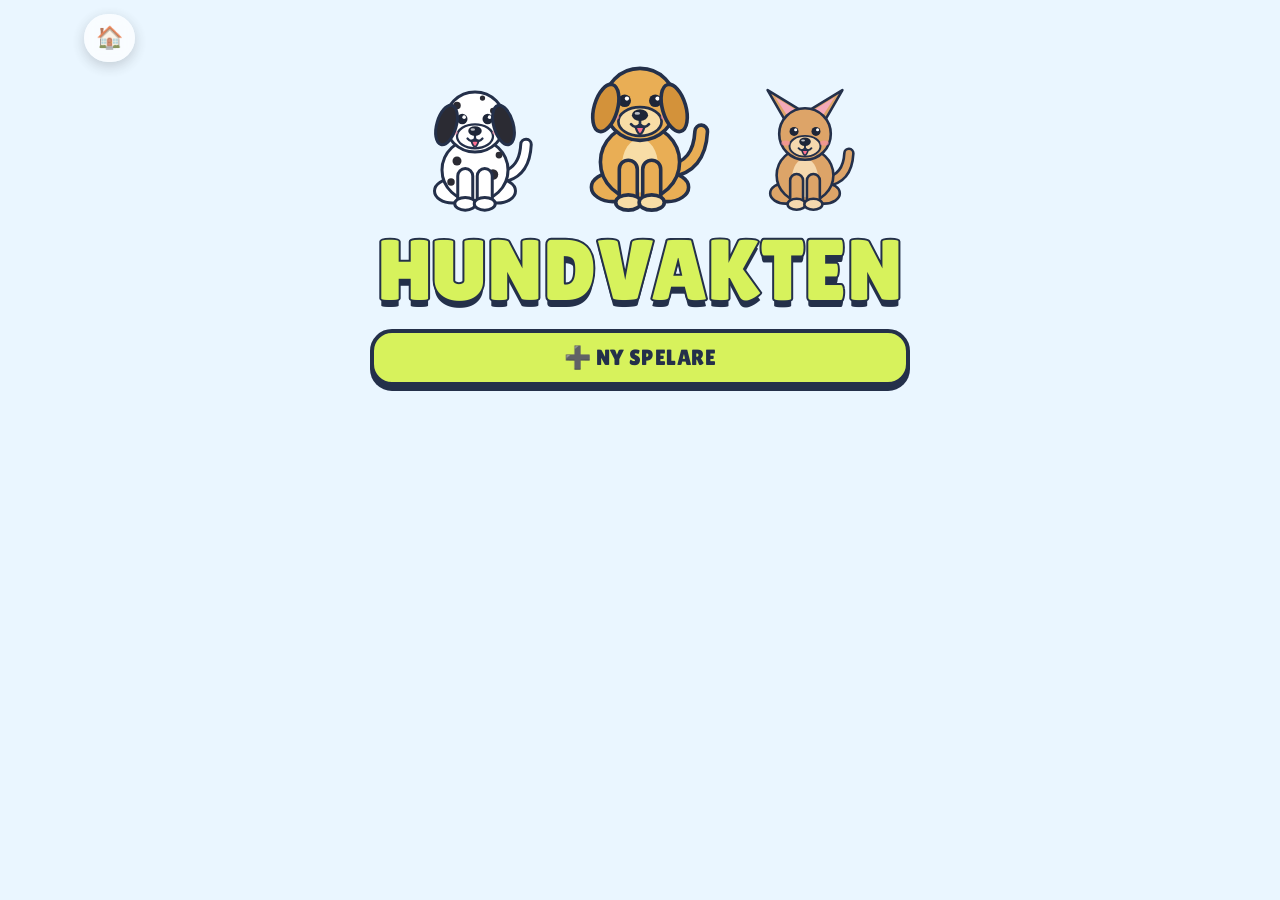
<file: spel/hundvakten.html>
<!DOCTYPE html>
<html lang="sv">
<head>
<meta charset="utf-8">
<meta name="viewport" content="width=device-width, initial-scale=1, viewport-fit=cover">
<title>Hundvakten</title>
<link rel="preconnect" href="https://fonts.googleapis.com">
<link rel="preconnect" href="https://fonts.gstatic.com" crossorigin>
<link href="https://fonts.googleapis.com/css2?family=Lilita+One&display=swap" rel="stylesheet">
<style>
:root{
  --bg:#EAF6FF; --text:#24304A; --line:#24304A; --card:#FFFFFF; --muted:#5B6785;
  --wall:#9DD3F0; --wall2:#B3DEF4; --floor:#E8A866; --floor2:#D48F4C;
  --lime:#D7F25C; --pink:#FF8FAB; --sky:#BDE8FF; --grass:#86CF6A; --grass2:#74C058; --sun:#FFD23F; --path:#E6C68F;
  color-scheme:light;
  box-sizing:border-box;
  padding-top:env(safe-area-inset-top,0px);
  padding-bottom:env(safe-area-inset-bottom,0px);
}
@media (prefers-color-scheme: dark){
  :root:not([data-theme="light"]){
    --bg:#141C30; --text:#F1F5FF; --line:#0B1020; --card:#24314F; --muted:#AAB6D3;
    --wall:#2E4170; --wall2:#364C80; --floor:#8A5C38; --floor2:#734A2C;
    --sky:#22355F; --grass:#3F7D3A; --grass2:#37702F; --sun:#F3F0D2; --path:#8F7550;
    color-scheme:dark;
  }
}
:root[data-theme="dark"]{
  --bg:#141C30; --text:#F1F5FF; --line:#0B1020; --card:#24314F; --muted:#AAB6D3;
  --wall:#2E4170; --wall2:#364C80; --floor:#8A5C38; --floor2:#734A2C;
  --sky:#22355F; --grass:#3F7D3A; --grass2:#37702F; --sun:#F3F0D2; --path:#8F7550;
  color-scheme:dark;
}
*,*::before,*::after{box-sizing:inherit}
html{height:100%;scroll-padding-top:env(safe-area-inset-top,0px)}
body{height:100%;margin:0;background:var(--bg);color:var(--text);
  font-family:'Lilita One','Arial Rounded MT Bold','Trebuchet MS',system-ui,sans-serif;
  letter-spacing:.03em;-webkit-tap-highlight-color:transparent;user-select:none;-webkit-user-select:none;
  overflow:hidden;touch-action:manipulation}
#app{height:100%;display:flex;flex-direction:column;max-width:1100px;margin:0 auto}
#app.enter>*{animation:enter .3s ease-out}
@keyframes enter{from{opacity:0;transform:translateY(14px) scale(.985)}}
button{font-family:inherit;letter-spacing:inherit}

.btn{color:var(--line);background:var(--lime);border:4px solid var(--line);border-radius:22px;
  padding:12px 22px;font-size:22px;box-shadow:0 5px 0 var(--line);cursor:pointer;transition:transform .08s,box-shadow .08s}
.btn:active{transform:translateY(4px);box-shadow:0 1px 0 var(--line)}
.btn:focus-visible,.dcard:focus-visible,.nb:focus-visible,.dogwrap:focus-visible,.del:focus-visible{outline:4px dashed var(--pink);outline-offset:4px}
.btn.white{background:#fff}
.btn.pink{background:var(--pink)}
.btn[disabled]{opacity:.45;cursor:default}
.iconbtn{width:58px;height:58px;padding:0;border-radius:50%;font-size:26px;display:grid;place-items:center;flex:none}

.top{display:flex;align-items:center;gap:10px;padding:10px 12px}
.top .title{flex:1;text-align:center;font-size:clamp(20px,5vw,30px);overflow:hidden;white-space:nowrap;text-overflow:ellipsis}
.chip{display:flex;align-items:center;gap:6px;background:var(--card);color:var(--text);border:4px solid var(--line);
  border-radius:999px;padding:6px 16px;font-size:24px;flex:none}
.chip.bump{animation:bump .35s}

.stage{flex:1;position:relative;margin:0 12px;border:5px solid var(--line);border-radius:30px;overflow:hidden;min-height:0;background:var(--wall)}
.wall{position:absolute;left:0;right:0;top:0;height:64%;background:repeating-linear-gradient(90deg,var(--wall) 0 44px,var(--wall2) 44px 88px)}
.floor{position:absolute;left:0;right:0;bottom:0;height:36%;border-top:5px solid var(--line);
  background:repeating-linear-gradient(90deg,var(--floor) 0 80px,var(--floor2) 80px 84px)}
.win{position:absolute;left:6%;top:9%;width:min(16%,120px);aspect-ratio:1;background:var(--sky);border:5px solid var(--line);border-radius:14px;overflow:hidden}
.win::before{content:"";position:absolute;left:50%;top:0;bottom:0;width:5px;margin-left:-2.5px;background:var(--line)}
.win::after{content:"";position:absolute;top:50%;left:0;right:0;height:5px;margin-top:-2.5px;background:var(--line)}
.sun{position:absolute;right:12%;top:12%;width:32%;aspect-ratio:1;border-radius:50%;background:var(--sun)}
.ri{position:absolute;line-height:1;pointer-events:none}
.rug{position:absolute;left:50%;bottom:2%;transform:translateX(-50%);width:min(64%,440px);height:15%;border-radius:50%;
  background:#C77DFF;border:5px solid var(--line);box-shadow:inset 0 0 0 10px #C77DFF,inset 0 0 0 14px #fff}

.hint{position:absolute;top:14px;left:50%;transform:translateX(-50%);background:var(--card);color:var(--text);border:4px solid var(--line);
  border-radius:20px;padding:8px 18px;font-size:clamp(18px,4.2vw,26px);text-align:center;max-width:92%;width:max-content;z-index:9;box-shadow:0 4px 0 var(--line)}
.hint.say::after{content:"";position:absolute;left:50%;bottom:-14px;margin-left:-10px;border:10px solid transparent;border-top-color:var(--line);border-bottom:0}
.hint.pop{animation:hintpop .35s}
@keyframes hintpop{50%{transform:translateX(-50%) scale(1.08)}}

/* ===== Hunden framifrån ===== */
.dogwrap{position:absolute;left:50%;bottom:3%;height:66%;aspect-ratio:1/1.07;transform:translateX(-50%);z-index:3}
.dogwrap.pet{cursor:pointer}
.dogsvg{width:100%;height:100%;display:block;overflow:visible}
.dogsvg g{transform-box:view-box}
.dogroot{transform-origin:100px 186px;animation:breathe 2.8s ease-in-out infinite}
@keyframes breathe{50%{transform:scale(1.018,.985)}}
.tail{animation:wag .42s ease-in-out infinite alternate}
.happy .tail{animation-duration:.15s}
@keyframes wag{from{transform:rotate(-14deg)}to{transform:rotate(18deg)}}
.eyes{transform-origin:100px 68px;animation:blink 4.6s infinite}
@keyframes blink{0%,93%,100%{transform:none}95.5%{transform:scaleY(.1)}}
.look{transition:transform .35s ease-out}
.head{transform-origin:100px 108px;transition:transform .35s ease-out}
.mo{display:none}
.barking .mo{display:inline}
.barking .mc{display:none}
.barking .head{animation:barkh .22s ease-out 2}
@keyframes barkh{50%{transform:translateY(-5px) rotate(-3deg)}}
.happy .ear-l,.do-glad .ear-l{animation:earL .16s ease-in-out 4 alternate}
.happy .ear-r,.do-glad .ear-r{animation:earR .16s ease-in-out 4 alternate}
.do-hoppa .ear-l,.do-rulla .ear-l,.do-snurra .ear-l{animation:earL2 .2s ease-in-out 6 alternate}
.do-hoppa .ear-r,.do-rulla .ear-r,.do-snurra .ear-r{animation:earR2 .2s ease-in-out 6 alternate}
@keyframes earL{to{transform:rotate(-12deg)}}
@keyframes earR{to{transform:rotate(12deg)}}
@keyframes earL2{to{transform:rotate(-28deg)}}
@keyframes earR2{to{transform:rotate(28deg)}}
.tilt .head{animation:tilt 1.5s ease-in-out}
@keyframes tilt{25%,70%{transform:rotate(-13deg)}}

.do-sitt .dogroot{animation:sitt 1.5s cubic-bezier(.5,0,.3,1.4)}
@keyframes sitt{0%,100%{transform:none}18%{transform:translateY(-6px) scale(.98,1.03)}40%,78%{transform:translateY(14px) scale(1.07,.86)}}
.do-tass .dogroot{animation:lean 1.6s ease-in-out}
.do-tass .paw-r{animation:tass 1.6s cubic-bezier(.4,0,.2,1.3)}
@keyframes lean{0%,100%{transform:rotate(0deg)}30%,75%{transform:rotate(-4deg)}}
@keyframes tass{0%,100%{transform:rotate(0deg)}30%,48%{transform:rotate(-82deg)}58%{transform:rotate(-66deg)}68%,75%{transform:rotate(-82deg)}}
.do-hoppa .dogroot{animation:hoppa 1.1s ease}
@keyframes hoppa{0%,100%{transform:none}14%{transform:translateY(4px) scale(1.12,.84)}42%{transform:translateY(-95px) scale(.92,1.1)}62%{transform:translateY(-70px) scale(1,1)}82%{transform:translateY(0) scale(1.14,.84)}92%{transform:translateY(-6px) scale(.98,1.03)}}
.do-snurra .dogroot{animation:snurra 1.4s ease-in-out}
@keyframes snurra{0%{transform:translateY(0) scaleX(1)}12.5%{transform:translateY(-10px) scaleX(0)}25%{transform:translateY(0) scaleX(-1)}37.5%{transform:translateY(-10px) scaleX(0)}50%{transform:translateY(0) scaleX(1)}62.5%{transform:translateY(-10px) scaleX(0)}75%{transform:translateY(0) scaleX(-1)}87.5%{transform:translateY(-10px) scaleX(0)}100%{transform:translateY(0) scaleX(1)}}
.do-rulla .dogroot{transform-origin:100px 132px;animation:rulla 1.9s ease-in-out}
@keyframes rulla{
  0%{transform:translateY(0) rotate(0deg) scale(1,1)}
  16%{transform:translateY(26px) rotate(0deg) scale(1.16,.74)}
  28%{transform:translateY(34px) rotate(0deg) scale(.86,.86)}
  72%{transform:translateY(34px) rotate(360deg) scale(.86,.86)}
  86%{transform:translateY(-14px) rotate(360deg) scale(.96,1.06)}
  100%{transform:translateY(0) rotate(360deg) scale(1,1)}}
.do-ligg .dogroot{animation:ligg 1.9s cubic-bezier(.5,0,.3,1.3)}
@keyframes ligg{0%,100%{transform:none}25%,78%{transform:translateY(20px) scale(1.2,.64)}}
.do-glad .dogroot{animation:glad .6s ease}
@keyframes glad{0%,100%{transform:none}35%{transform:translateY(-26px) scale(.96,1.05)}70%{transform:translateY(0) scale(1.06,.94)}}
.do-skak .dogroot{transform-origin:100px 120px;animation:skak 1s ease}
@keyframes skak{0%,100%{transform:rotate(0deg)}10%,30%,50%,70%{transform:rotate(-9deg)}20%,40%,60%,80%{transform:rotate(9deg)}}
.do-nej .head{animation:nej .7s ease}
@keyframes nej{0%,100%{transform:none}20%,60%{transform:rotate(-11deg)}40%,80%{transform:rotate(11deg)}}
.do-ata .head{animation:ata .3s ease-in-out 8 alternate}
@keyframes ata{from{transform:translateY(6px) rotate(10deg)}to{transform:translateY(16px) rotate(14deg)}}

/* ===== Hunden från sidan (promenad) ===== */
.sidedog{position:absolute;left:0;bottom:-6px;aspect-ratio:250/190;z-index:4}
.sidedog svg{width:100%;height:100%;display:block;overflow:visible}
.sidedog g{transform-box:view-box}
.sdroot{transform-origin:125px 160px}
.stail{animation:wag .3s ease-in-out infinite alternate}
.running .leg.a{animation:swA .34s ease-in-out infinite alternate}
.running .leg.b{animation:swB .34s ease-in-out infinite alternate}
.running .sbody{animation:sbob .17s ease-in-out infinite alternate}
@keyframes swA{from{transform:rotate(30deg)}to{transform:rotate(-30deg)}}
@keyframes swB{from{transform:rotate(-30deg)}to{transform:rotate(30deg)}}
@keyframes sbob{to{transform:translateY(-4px)}}
.air .leg{animation:none!important}
.air .leg.front{transform:rotate(-45deg)}
.air .leg.back{transform:rotate(45deg)}
.air .sdroot{transform:rotate(-8deg)}
.trip .sdroot{animation:trip .6s ease}
@keyframes trip{0%,100%{transform:none}30%{transform:rotate(14deg) translateY(4px)}60%{transform:rotate(-6deg)}}
.squat .sdroot{transform:translateY(12px) rotate(-7deg) scale(1.03,.93);transition:transform .3s}

/* ===== Hem-knappar ===== */
.nav{display:grid;grid-template-columns:repeat(6,1fr);gap:10px;padding:14px 12px 12px}
.navbtn{display:flex;flex-direction:column;align-items:center;gap:2px;padding:8px 2px;font-size:clamp(14px,2.2vw,18px);border-radius:22px;position:relative}
.navbtn .ic{font-size:clamp(30px,5vw,40px);line-height:1.15}
.badge{position:absolute;top:-12px;right:-6px;background:var(--pink);border:3px solid var(--line);border-radius:50%;width:32px;height:32px;
  font-size:20px;display:grid;place-items:center;animation:pulse .8s infinite alternate}
@media (max-width:640px){.nav{grid-template-columns:repeat(3,1fr)}}
.foot{padding:14px 12px 12px;display:flex;gap:12px;justify-content:center;flex-wrap:wrap;align-items:center;min-height:20px}
.foot .note{font-size:20px;color:var(--muted)}

/* ===== Mat ===== */
.gamestage{touch-action:none}
.dogwrap.watch{left:auto;right:3%;transform:none;height:42%;bottom:3%}
.cbowl{position:absolute;left:0;bottom:3%;width:min(24%,150px);z-index:6;will-change:transform}
.cbowl svg{width:100%;display:block;overflow:visible}
.cbowl.shake svg{animation:shake .35s}
.fall{position:absolute;left:0;top:0;font-size:clamp(40px,8vh,58px);line-height:1;z-index:5;pointer-events:none;will-change:transform}
.fall.gone{transition:opacity .25s;opacity:0}
.meter{position:absolute;top:12px;left:50%;transform:translateX(-50%);display:flex;align-items:center;gap:6px;background:var(--card);border:4px solid var(--line);
  border-radius:20px;padding:6px 12px;z-index:8;box-shadow:0 4px 0 var(--line)}
.meter .ic{font-size:26px}
.meter i{width:clamp(12px,3vw,20px);height:clamp(12px,3vw,20px);border-radius:50%;border:3px solid var(--line);background:#fff}
.meter i.on{background:#A0522D;animation:popin .3s}
.legend{display:flex;gap:18px;justify-content:center;font-size:48px;line-height:1.2}
.legend span{display:flex;gap:4px;align-items:center;padding:6px 12px;border:4px solid var(--line);border-radius:20px;background:#fff}
.legend .ok{background:#C7F0B5}
.legend .no{background:#FFC9D4}

/* ===== Bad ===== */
.bathstage{touch-action:none;background-color:var(--wall2);
  background-image:linear-gradient(rgba(36,48,74,.15) 4px,transparent 4px),linear-gradient(90deg,rgba(36,48,74,.15) 4px,transparent 4px);
  background-size:52px 52px}
.dogwrap.bath{bottom:12%;height:64%}
.tub{position:absolute;left:50%;bottom:3%;transform:translateX(-50%);width:min(88%,580px);height:28%;background:#fff;border:5px solid var(--line);
  border-radius:24px 24px 90px 90px;z-index:4}
.bub{position:absolute;top:-24px;width:44px;height:44px;border-radius:50%;background:radial-gradient(circle at 35% 35%,#fff 0 30%,#DDF3FF 31%);border:3px solid #9CCBE8}
.tool{position:absolute;left:0;top:0;pointer-events:none;z-index:10;opacity:0;transition:opacity .15s;line-height:1}
.tool.on{opacity:1}
.tool .ti{position:absolute;transform:translate(-50%,-50%);font-size:64px}
.towel{position:absolute;transform:translate(-50%,-50%) rotate(-8deg);width:92px;height:64px;border:4px solid var(--line);border-radius:12px;
  background:repeating-linear-gradient(90deg,#FF8FAB 0 14px,#fff 14px 22px)}
.stream{position:absolute;left:-14px;width:28px;top:-96px;height:96px;border-radius:0 0 14px 14px;
  background:repeating-linear-gradient(180deg,rgba(91,184,240,.9) 0 10px,rgba(160,215,250,.7) 10px 18px);background-size:100% 36px;animation:water .25s linear infinite;display:none}
.tool.wet .stream{display:block}
@keyframes water{to{background-position:0 36px}}
.fb{position:absolute;width:24px;height:24px;border-radius:50%;background:radial-gradient(circle at 35% 35%,#fff 0 30%,#DDF3FF 31%);border:2px solid #9CCBE8;
  pointer-events:none;z-index:7;animation:floatup 1.2s forwards}
.phases{position:absolute;left:12px;bottom:12px;display:flex;gap:8px;z-index:9}
.phases span{width:54px;height:54px;border-radius:50%;border:4px solid var(--line);background:var(--card);display:grid;place-items:center;font-size:28px;opacity:.5;position:relative}
.phases span.now{opacity:1;background:var(--lime);animation:pulse .7s infinite alternate}
.phases span.ok{opacity:1}
.phases span.ok::after{content:"✓";position:absolute;right:-8px;bottom:-8px;width:26px;height:26px;border-radius:50%;background:#7BE0AD;border:3px solid var(--line);
  font-size:16px;display:grid;place-items:center;color:var(--line)}
.spark{position:absolute;font-size:34px;pointer-events:none;z-index:8;animation:sparkle 1s ease-out forwards}
@keyframes sparkle{0%{transform:scale(0) rotate(0)}50%{transform:scale(1.3) rotate(90deg)}100%{transform:scale(0) rotate(180deg);opacity:0}}

/* ===== Promenad ===== */
.walk{background:linear-gradient(var(--sky) 0 70%,var(--grass) 70%)}
.layer{position:absolute;left:0;width:200%;display:flex;justify-content:space-around;animation:scroll linear infinite;pointer-events:none;line-height:1}
.clouds{top:9%;font-size:clamp(36px,8vh,60px);animation-duration:50s}
.trees{bottom:26%;font-size:clamp(56px,15vh,130px);animation-duration:14s}
.flowers{bottom:3%;font-size:clamp(22px,4vh,34px);animation-duration:4.2s}
@keyframes scroll{to{transform:translateX(-50%)}}
.ground{position:absolute;left:0;right:0;bottom:0;height:27%;border-top:5px solid var(--line);
  background:linear-gradient(transparent 0 18%,var(--path) 18% 52%,transparent 52%),repeating-linear-gradient(90deg,var(--grass) 0 60px,var(--grass2) 60px 120px);
  animation:ground .55s linear infinite}
@keyframes ground{to{background-position:0 0,-120px 0}}
.paused .layer,.paused .ground{animation-play-state:paused}
.lane{position:absolute;left:0;right:0;top:0;bottom:23%;pointer-events:none}
.obj{position:absolute;left:0;bottom:0;will-change:transform;line-height:1}
.obj.star{font-size:clamp(36px,7vh,50px)}
.obj.got{transition:opacity .25s,scale .25s;opacity:0;scale:1.6}
.puddle{width:110px;height:28px;margin-bottom:-12px;border-radius:50%;background:#5BB8F0;border:4px solid var(--line);box-shadow:inset 0 -6px 0 #3E9AD6}
.rock{width:66px;height:46px;border-radius:50% 50% 38% 38%;background:#A3ACBA;border:4px solid var(--line);box-shadow:inset -8px -6px 0 #8892A3}
.poop{font-size:46px}
.bag{font-size:56px}
.splash{position:absolute;font-size:44px;pointer-events:none;z-index:6;animation:floatup .8s forwards}
.trail{position:absolute;left:16px;right:16px;top:12px;height:22px;background:var(--card);border:4px solid var(--line);border-radius:14px;z-index:8}
.trail .fill{position:absolute;left:0;top:0;bottom:0;width:0;background:var(--lime);border-radius:10px}
.trail .me{position:absolute;top:50%;left:0;transform:translate(-50%,-50%);font-size:28px}
.trail .goal{position:absolute;right:-12px;top:50%;transform:translateY(-50%);font-size:30px}
.walk .hint{top:48px}
.bigbtn{position:absolute;left:50%;top:34%;transform:translateX(-50%);z-index:12;font-size:clamp(24px,5vw,34px);padding:16px 28px;animation:pulse2 .7s infinite alternate}
@keyframes pulse2{to{transform:translateX(-50%) scale(1.08)}}
.tapzone{position:absolute;right:16px;bottom:16px;z-index:9;font-size:22px}

/* ===== Trick ===== */
.dogwrap.trick{height:58%}
.pathsvg{position:absolute;inset:0;width:100%;height:100%;pointer-events:none;z-index:4;overflow:visible}
.nb{position:absolute;width:80px;height:80px;margin:-40px 0 0 -40px;border-radius:50%;border:5px solid var(--line);font-size:40px;color:var(--line);
  box-shadow:0 5px 0 var(--line);cursor:pointer;z-index:6;animation:popin .35s backwards;padding:0}
.nb.next{animation:popin .35s backwards,glow .6s .35s infinite alternate}
@keyframes glow{to{transform:scale(1.12)}}
.nb.done{transition:transform .25s,opacity .25s;transform:scale(.4);opacity:.25;pointer-events:none}
.nb.no{animation:shake .4s}
.lure{position:absolute;font-size:46px;transform:translate(-50%,-50%);z-index:7;pointer-events:none;transition:left .45s cubic-bezier(.4,0,.2,1.2),top .45s cubic-bezier(.4,0,.2,1.2),transform .3s;filter:drop-shadow(0 3px 0 rgba(0,0,0,.25))}
.tgrid{display:grid;grid-template-columns:repeat(6,1fr);gap:10px;width:100%}
@media (max-width:700px){.tgrid{grid-template-columns:repeat(3,1fr)}}
.tcard{display:flex;flex-direction:column;align-items:center;gap:2px;font-size:18px;padding:8px 4px}
.tcard .te{font-size:34px;line-height:1.15}
.paws{display:flex;gap:2px}
.paws i{font-style:normal;font-size:15px;opacity:.22}
.paws i.on{opacity:1}
.tcard.kan{background:var(--lime)}

/* ===== Sidor ===== */
.page{flex:1;overflow-y:auto;padding:12px 16px 24px;display:flex;flex-direction:column;align-items:center;gap:16px}
.ptitle{font-size:clamp(26px,6vw,38px);margin:4px 0 0;text-align:center;font-weight:normal}
.hero{display:flex;justify-content:center;align-items:flex-end;margin-top:6px}
.herodog{width:min(28vw,150px);aspect-ratio:1/1.07}
.herodog:nth-child(2){width:min(34vw,180px)}
.logo{font-size:clamp(48px,12vw,86px);margin:0;font-weight:normal;color:var(--lime);-webkit-text-stroke:4px var(--line);paint-order:stroke fill;
  text-shadow:0 7px 0 var(--line);line-height:1}
.plist{width:100%;max-width:540px;display:flex;flex-direction:column;gap:16px}
.pcard{display:flex;gap:10px;align-items:stretch}
.pbtn{flex:1;display:flex;align-items:center;gap:14px;text-align:left;font-size:clamp(22px,5vw,30px);min-width:0}
.pbtn .av{font-size:46px;line-height:1}
.pbtn .pn{flex:1;overflow:hidden;text-overflow:ellipsis;white-space:nowrap}
.pbtn .ps{font-size:22px;flex:none}
.del{font-size:24px;background:var(--card);border:4px solid var(--line);border-radius:20px;width:62px;cursor:pointer;box-shadow:0 5px 0 var(--line)}
.nameinput{font-family:inherit;font-size:36px;text-transform:uppercase;text-align:center;width:100%;max-width:420px;padding:12px;border:5px solid var(--line);
  border-radius:22px;background:var(--card);color:var(--text);letter-spacing:.05em}
.nameinput:focus{outline:4px dashed var(--pink);outline-offset:4px}
.avs{display:flex;flex-wrap:wrap;justify-content:center;gap:10px;max-width:480px}
.avbtn{font-size:40px;width:76px;height:76px;padding:0;border-radius:50%;background:var(--card)}
.avbtn.sel{background:var(--lime)}
.dgrid{display:grid;grid-template-columns:repeat(auto-fill,minmax(150px,1fr));gap:16px;width:100%;max-width:900px}
.dcard{display:flex;flex-direction:column;align-items:center;gap:4px;padding:10px 8px 12px;background:var(--card);color:var(--text);border:4px solid var(--line);
  border-radius:26px;cursor:pointer;box-shadow:0 5px 0 var(--line);font-size:16px}
.dcard.sel{background:var(--lime);color:var(--line)}
.dcard .dimg{width:82%;aspect-ratio:1/1.07}
.dcard .dn{font-size:24px}
.dcard .db{font-size:14px;color:var(--muted)}
.dcard.sel .db{color:var(--line)}
.dcard .tag{margin-top:6px;font-size:20px;padding:6px 14px;border:3px solid var(--line);border-radius:16px;background:#fff;color:var(--line)}
.dcard .tag.on{background:var(--pink)}
.shopdog{width:130px;aspect-ratio:1/1.07}
.tabs{display:flex;gap:10px;justify-content:center;flex-wrap:wrap}
.tab{font-size:20px;padding:10px 16px;background:var(--card);color:var(--text)}
.tab.on{background:var(--lime);color:var(--line)}
.sgrid{display:grid;grid-template-columns:repeat(auto-fill,minmax(140px,1fr));gap:16px;width:100%;max-width:900px}
.scard{background:var(--card);border:4px solid var(--line);border-radius:24px;padding:10px;display:flex;flex-direction:column;align-items:center;gap:6px;box-shadow:0 5px 0 var(--line)}
.sprev{height:84px;width:100%;display:grid;place-items:center;font-size:62px;line-height:1}
.sprev svg{height:100%;width:100%;overflow:visible}
.sname{font-size:17px;text-align:center;word-break:break-word;min-height:2.2em;display:grid;place-items:center}
.scard .btn{font-size:19px;padding:8px 10px;width:100%}

/* ===== Lager ===== */
.overlay{position:fixed;inset:0;background:rgba(15,22,40,.6);display:grid;place-items:center;z-index:50;padding:20px;animation:fade .2s}
@keyframes fade{from{opacity:0}}
.panel{background:var(--card);color:var(--text);border:5px solid var(--line);border-radius:32px;padding:22px 22px 26px;text-align:center;max-width:460px;width:100%;
  box-shadow:0 8px 0 var(--line);animation:popin .4s cubic-bezier(.3,1.5,.6,1)}
.panel h2{font-size:clamp(28px,7vw,40px);margin:6px 0 8px;font-weight:normal}
.panel p{font-size:22px;margin:8px 0 16px}
.panel .pimg{width:150px;aspect-ratio:1/1.07;margin:0 auto}
.panel .big{font-size:72px;line-height:1}
.panel .demo{font-size:64px;line-height:1.1;margin:6px 0}
.panel .demo .hand{display:inline-block;animation:demo 1.2s ease-in-out infinite}
@keyframes demo{0%,100%{transform:translate(-30px,0)}50%{transform:translate(30px,-10px)}}
.panel .demo .tap{display:inline-block;animation:tapdemo .9s ease-in-out infinite}
@keyframes tapdemo{0%,100%{transform:translateY(0)}50%{transform:translateY(14px) scale(.9)}}
.pbtns{display:flex;gap:12px;justify-content:center;flex-wrap:wrap}
.toast{position:fixed;left:50%;bottom:calc(24px + env(safe-area-inset-bottom,0px));transform:translateX(-50%);background:var(--card);color:var(--text);border:4px solid var(--line);
  border-radius:20px;padding:10px 20px;font-size:22px;z-index:60;box-shadow:0 4px 0 var(--line);animation:popin .3s;max-width:92vw;text-align:center}
.plus{position:fixed;left:50%;top:36%;transform:translateX(-50%);font-size:56px;color:var(--lime);-webkit-text-stroke:3px var(--line);paint-order:stroke fill;
  z-index:55;pointer-events:none;animation:floatup 1.5s forwards;white-space:nowrap}
.flystar{position:fixed;font-size:40px;z-index:56;pointer-events:none;line-height:1}
.heart{position:fixed;font-size:34px;pointer-events:none;z-index:40;animation:floatup 1.3s forwards}
.conf{position:fixed;top:-50px;font-size:34px;pointer-events:none;z-index:70;animation:fall 2.2s ease-in forwards}
@keyframes fall{to{transform:translateY(120vh) rotate(540deg)}}

@keyframes popin{0%{transform:scale(0)}70%{transform:scale(1.12)}100%{transform:scale(1)}}
@keyframes shake{0%,100%{transform:translateX(0)}25%{transform:translateX(-9px)}75%{transform:translateX(9px)}}
@keyframes pulse{to{transform:scale(1.15)}}
@keyframes bump{50%{transform:scale(1.22)}}
@keyframes floatup{0%{opacity:1;translate:0 0}100%{opacity:0;translate:0 -130px}}

@media (prefers-reduced-motion: reduce){
  .layer,.ground,.tail,.stail,.eyes,.badge,.dogroot,#app.enter>*{animation:none!important}
}
</style>
</head>
<body>
<div id="app"></div>
<script>
(function(){
"use strict";
const $=s=>document.querySelector(s);
const app=$('#app');
const LN='var(--line)';
const esc=s=>String(s).replace(/[&<>"']/g,c=>({'&':'&amp;','<':'&lt;','>':'&gt;','"':'&quot;',"'":'&#39;'}[c]));
const clamp=(v,a,b)=>Math.max(a,Math.min(b,v));
const rnd=(a,b)=>a+Math.random()*(b-a);
const shuffle=a=>a.map(x=>[Math.random(),x]).sort((p,q)=>p[0]-q[0]).map(p=>p[1]);

/* ================= Data ================= */
const BREEDS=[
  {id:'golden',breed:'GOLDEN RETRIEVER',dog:'SOLEN',price:25,fur:'#E9AE55',light:'#F8DDA6',ear:'floppy',earColor:'#D3923A',pitch:.9},
  {id:'tax',breed:'TAX',dog:'KORVEN',price:20,fur:'#A0522D',light:'#D49464',ear:'long',earColor:'#7E3F22',body:'long',pitch:1.1},
  {id:'mops',breed:'MOPS',dog:'PUTTE',price:20,fur:'#EED9AE',light:'#EED9AE',ear:'fold',earColor:'#4A3B32',muzzle:'#5A493E',pitch:1.25},
  {id:'dalmatiner',breed:'DALMATINER',dog:'PRICKEN',price:30,fur:'#FFFFFF',light:'#FFFFFF',ear:'floppy',earColor:'#2B2B33',spots:true,pitch:.85},
  {id:'collie',breed:'BORDER COLLIE',dog:'SKUGGAN',price:30,fur:'#34343F',light:'#FFFFFF',ear:'semi',blaze:true,ring:true,pitch:1},
  {id:'chihuahua',breed:'CHIHUAHUA',dog:'PIPPI',price:25,fur:'#DDA468',light:'#F5D8AE',ear:'big',size:.86,pitch:1.55}
];
const B=id=>BREEDS.find(b=>b.id===id);
const S=`stroke="${LN}" stroke-width="4" stroke-linejoin="round"`;
const S3=`stroke="${LN}" stroke-width="3" stroke-linejoin="round"`;
const heart=(x,y)=>`<path d="M${x} ${y+10} C${x-16} ${y-1} ${x-10} ${y-13} ${x} ${y-5} C${x+10} ${y-13} ${x+16} ${y-1} ${x} ${y+10} Z" fill="#FF4D6D" ${S3}/>`;
const ACC={
  keps:`<path d="M64 50 Q100 2 136 50 Z" fill="#3A86FF" ${S}/><path d="M118 47 Q150 42 160 54 Q134 60 110 52 Z" fill="#3A86FF" ${S}/><circle cx="100" cy="22" r="4.5" fill="#fff" ${S3}/>`,
  blomma:[[0,-9],[9,-3],[6,8],[-6,8],[-9,-3]].map(([dx,dy])=>`<circle cx="${126+dx}" cy="${42+dy}" r="7.5" fill="#FF8FAB" ${S3}/>`).join('')+`<circle cx="126" cy="42" r="6" fill="#FFD23F" ${S3}/>`,
  partyhatt:`<path d="M100 -6 L78 40 L122 40 Z" fill="#B388FF" ${S}/><circle cx="93" cy="27" r="3.5" fill="#FFD23F"/><circle cx="104" cy="14" r="3" fill="#FFD23F"/><circle cx="109" cy="32" r="3.5" fill="#7BE0AD"/><circle cx="100" cy="-8" r="7.5" fill="#FF8FAB" ${S3}/>`,
  krona:`<path d="M72 46 L72 16 L86 31 L100 10 L114 31 L128 16 L128 46 Z" fill="#FFD23F" ${S}/><circle cx="100" cy="37" r="5" fill="#FF6F91" ${S3}/><circle cx="83" cy="39" r="3.5" fill="#3A86FF"/><circle cx="117" cy="39" r="3.5" fill="#3A86FF"/>`,
  halsband:`<rect x="72" y="107" width="56" height="12" rx="6" fill="#E63946" ${S3}/><circle cx="100" cy="125" r="7" fill="#FFD23F" ${S3}/>`,
  blatt:`<rect x="72" y="107" width="56" height="12" rx="6" fill="#3A86FF" ${S3}/><path d="M100 117 l2.6 5.4 5.9 .8 -4.3 4.1 1 5.8 -5.2 -2.8 -5.2 2.8 1 -5.8 -4.3 -4.1 5.9 -.8 Z" fill="#FFD23F" ${S3}/>`,
  rosett:`<path d="M100 114 L78 102 L78 126 Z" fill="#FF6F91" ${S3}/><path d="M100 114 L122 102 L122 126 Z" fill="#FF6F91" ${S3}/><circle cx="100" cy="114" r="6" fill="#FF8FAB" ${S3}/>`,
  halsduk:`<path d="M112 114 L118 142 L132 139 L124 112 Z" fill="#2EC4B6" ${S3}/><rect x="68" y="105" width="64" height="15" rx="7.5" fill="#2EC4B6" ${S3}/><path d="M80 106 v13 M92 106 v13 M104 106 v13 M116 106 v13" stroke="#fff" stroke-width="3"/>`,
  solglas:`<circle cx="83" cy="68" r="12" fill="#1E2638" ${S3}/><circle cx="117" cy="68" r="12" fill="#1E2638" ${S3}/><path d="M95 66 Q100 61 105 66" fill="none" ${S3}/><circle cx="78" cy="63" r="3" fill="#fff" opacity=".7"/><circle cx="112" cy="63" r="3" fill="#fff" opacity=".7"/>`,
  hjartglas:heart(83,68)+heart(117,68)+`<path d="M93 64 Q100 60 107 64" fill="none" ${S3}/>`
};
const NECKCOL={halsband:'#E63946',blatt:'#3A86FF',rosett:'#FF6F91',halsduk:'#2EC4B6'};
const CLOTHES=[
  {id:'keps',name:'KEPS',slot:'head',price:8},{id:'blomma',name:'BLOMMA',slot:'head',price:6},
  {id:'partyhatt',name:'PARTYHATT',slot:'head',price:10},{id:'krona',name:'KRONA',slot:'head',price:15},
  {id:'halsband',name:'RÖTT HALSBAND',slot:'neck',price:6},{id:'blatt',name:'BLÅTT HALSBAND',slot:'neck',price:6},
  {id:'rosett',name:'ROSETT',slot:'neck',price:8},{id:'halsduk',name:'HALSDUK',slot:'neck',price:10},
  {id:'solglas',name:'SOLGLASÖGON',slot:'face',price:12},{id:'hjartglas',name:'HJÄRTGLASÖGON',slot:'face',price:12}
];
const VB={head:'56 -18 108 76',neck:'62 98 76 50',face:'64 50 72 36'};
const RUG=`<svg viewBox="0 0 100 44"><ellipse cx="50" cy="22" rx="46" ry="17" fill="#C77DFF" stroke="#24304A" stroke-width="4"/><ellipse cx="50" cy="22" rx="32" ry="10" fill="none" stroke="#fff" stroke-width="3"/></svg>`;
const HOME=[
  {id:'boll',e:'🎾',name:'BOLL',price:8,pos:'left:30%;bottom:4%;font-size:clamp(30px,6vh,52px)'},
  {id:'nalle',e:'🧸',name:'NALLE',price:10,pos:'right:22%;bottom:6%;font-size:clamp(40px,9vh,80px)'},
  {id:'vaxt',e:'🪴',name:'VÄXT',price:10,pos:'right:3%;bottom:30%;font-size:clamp(46px,12vh,110px)'},
  {id:'korg',e:'🧺',name:'KORG',price:12,pos:'left:4%;bottom:3%;font-size:clamp(50px,13vh,120px)'},
  {id:'matta',svg:RUG,name:'MATTA',price:12},
  {id:'tavla',e:'🖼️',name:'TAVLA',price:15,pos:'right:12%;top:10%;font-size:clamp(46px,11vh,96px)'},
  {id:'soffa',e:'🛋️',name:'SOFFA',price:20,pos:'left:2%;bottom:30%;font-size:clamp(56px,15vh,140px)'}
];
const GODIS=[{id:'ben',e:'🦴',name:'GODISBEN',price:3},{id:'korv',e:'🌭',name:'KORVBIT',price:3},{id:'kex',e:'🍪',name:'HUNDKEX',price:2}];
const circ=(n,cx,cy,rx,ry)=>Array.from({length:n},(_,i)=>{const a=-Math.PI/2+i*2*Math.PI/n;return[cx+rx*Math.cos(a),cy+ry*Math.sin(a)];});
const TRICKS=[
  {id:'sitt',name:'SITT',verb:'SITTA',e:'🪑',path:[[66,58],[58,36],[50,16]]},
  {id:'tass',name:'TASS',verb:'GE TASS',e:'🤝',path:[[24,22],[28,46],[36,72]]},
  {id:'hoppa',name:'HOPPA',verb:'HOPPA',e:'🦘',path:[[18,68],[26,40],[40,18],[58,10]]},
  {id:'ligg',name:'LIGG',verb:'LIGGA',e:'🛏️',path:[[50,14],[44,36],[40,58],[34,82]]},
  {id:'snurra',name:'SNURRA',verb:'SNURRA',e:'🌀',path:circ(5,50,46,30,30)},
  {id:'rulla',name:'RULLA',verb:'RULLA',e:'🔄',path:circ(6,50,48,36,34)}
];
const AVATARS=['🦊','🐻','🐰','🐸','🐼','🦁','🐯','🐨','🐷','🦄'];
const COLORS=['#FFC857','#86CF6A','#8ED1F5','#FF8FAB','#C9B2FF','#D7F25C'];

/* ================= Sparning ================= */
const KEY='hundvakten.v1';
function load(){try{const s=localStorage.getItem(KEY);if(s){const d=JSON.parse(s);if(d&&Array.isArray(d.profiles))return d;}}catch(e){}return{profiles:[],sound:true};}
let DB=load();
function save(){try{localStorage.setItem(KEY,JSON.stringify(DB));}catch(e){}}
let P=null;
const dog=()=>P&&P.dogs[P.active];
const newDog=b=>({name:b.dog,wear:{},tricks:{},hungry:true,dirty:false,fedAt:0,practice:0});
const isHungry=d=>d.hungry||Date.now()-d.fedAt>4*60*1000;

/* ================= Ljud ================= */
let AC=null;
function ac(){if(!AC){try{AC=new(window.AudioContext||window.webkitAudioContext)();}catch(e){return null;}}if(AC.state==='suspended')AC.resume();return AC;}
document.addEventListener('pointerdown',()=>{if(DB.sound)ac();});
function tone(f1,f2,dur,type,vol,delay){const a=DB.sound&&ac();if(!a)return;const t=a.currentTime+(delay||0);const o=a.createOscillator(),g=a.createGain();
  o.type=type||'sine';o.frequency.setValueAtTime(f1,t);o.frequency.exponentialRampToValueAtTime(f2,t+dur);
  g.gain.setValueAtTime(.0001,t);g.gain.exponentialRampToValueAtTime(vol||.2,t+.02);g.gain.exponentialRampToValueAtTime(.0001,t+dur);
  o.connect(g).connect(a.destination);o.start(t);o.stop(t+dur+.05);}
function noise(dur,freq,vol,delay,type){const a=DB.sound&&ac();if(!a)return;const t=a.currentTime+(delay||0);const len=Math.max(1,Math.floor(a.sampleRate*dur));
  const buf=a.createBuffer(1,len,a.sampleRate),d=buf.getChannelData(0);for(let i=0;i<len;i++)d[i]=Math.random()*2-1;
  const s=a.createBufferSource();s.buffer=buf;const f=a.createBiquadFilter();f.type=type||'bandpass';f.frequency.value=freq;f.Q.value=1.2;
  const g=a.createGain();g.gain.setValueAtTime(vol||.2,t);g.gain.exponentialRampToValueAtTime(.0001,t+dur);s.connect(f).connect(g).connect(a.destination);s.start(t);}
const SFX={
  bark(p){p=p||1;for(let i=0;i<2;i++){tone(560*p,230*p,.15,'sawtooth',.1,i*.2);tone(380*p,200*p,.15,'square',.05,i*.2);noise(.1,1000*p,.14,i*.2);}},
  pop(){tone(500,1050,.12,'sine',.25);},
  ding(){tone(1200,1700,.12,'triangle',.16);},
  star(){[880,1175,1568].forEach((f,i)=>tone(f,f,.16,'triangle',.16,i*.07));},
  win(){[523,659,784,1047].forEach((f,i)=>tone(f,f*1.01,.28,'triangle',.2,i*.13));},
  wrong(){tone(240,150,.25,'square',.07);},
  jump(){tone(300,700,.18,'sine',.18);},
  oj(){tone(500,200,.3,'triangle',.15);noise(.25,600,.15,0,'lowpass');},
  splash(){noise(.9,1400,.25,0,'lowpass');},
  spray(){noise(.25,3000,.05,0,'highpass');},
  scrub(){noise(.07,2600,.06);},
  chomp(){for(let i=0;i<6;i++)noise(.07,650,.22,i*.28);},
  plopp(){tone(180,90,.25,'sine',.25);}
};
const bark=()=>{SFX.bark(B(P.active).pitch);const d=$('#dog');if(d)anim(d,'barking',500);};

/* ================= Hund framifrån ================= */
function dogSVG(b,wear,extra){
  wear=wear||{};
  const long=b.body==='long',rx=long?62:44,ry=long?32:42,cy=long?144:136;
  const fur=b.fur,light=b.light,ear=b.earColor||fur,paw=b.paw||light;
  let s='';
  const tx=100+rx-12,ty=cy+10,tp=`M${tx} ${ty} q34 -4 36 -44`;
  s+=`<g class="tail" style="transform-origin:${tx}px ${ty}px"><path d="${tp}" fill="none" stroke="${LN}" stroke-width="18" stroke-linecap="round"/><path d="${tp}" fill="none" stroke="${fur}" stroke-width="10" stroke-linecap="round"/></g>`;
  const hx=rx-14;
  s+=`<ellipse cx="${100-hx}" cy="${cy+28}" rx="24" ry="16" fill="${fur}" ${S}/><ellipse cx="${100+hx}" cy="${cy+28}" rx="24" ry="16" fill="${fur}" ${S}/>`;
  s+=`<ellipse cx="100" cy="${cy}" rx="${rx}" ry="${ry}" fill="${fur}" ${S}/>`;
  if(light!==fur)s+=`<ellipse cx="100" cy="${cy+4}" rx="${Math.round(rx*.45)}" ry="${Math.round(ry*.72)}" fill="${light}"/>`;
  if(b.spots)s+=[[76,cy-12,6],[124,cy+6,7],[132,cy-20,4.5],[68,cy+16,5],[118,cy+28,4]].map(([x,y,r])=>`<circle cx="${x}" cy="${y}" r="${r}" fill="#2B2B33"/>`).join('');
  const lt=cy-2,fy=184;
  const leg=(x,c)=>`<g class="${c}" style="transform-origin:${x+10}px ${lt+4}px"><rect x="${x}" y="${lt}" width="20" height="${fy-lt}" rx="10" fill="${fur}" ${S}/><ellipse cx="${x+10}" cy="${fy-3}" rx="14" ry="8.5" fill="${paw}" ${S}/></g>`;
  s+=leg(77,'paw-l')+leg(103,'paw-r');
  const E=(cls,ox,oy,inner)=>`<g class="${cls}" style="transform-origin:${ox}px ${oy}px">${inner}</g>`;
  let h='';
  if(b.ear==='big')h+=E('ear-l',84,46,`<path d="M72 56 L42 4 L98 38 Z" fill="${ear}" ${S}/><path d="M74 46 L54 15 L88 36 Z" fill="#F4A9B8"/>`)+E('ear-r',116,46,`<path d="M128 56 L158 4 L102 38 Z" fill="${ear}" ${S}/><path d="M126 46 L146 15 L112 36 Z" fill="#F4A9B8"/>`);
  if(b.ear==='semi')h+=E('ear-l',80,46,`<path d="M64 56 L60 16 L96 38 Z" fill="${ear}" ${S}/>`)+E('ear-r',120,46,`<path d="M136 56 L140 16 L104 38 Z" fill="${ear}" ${S}/>`);
  h+=`<circle cx="100" cy="72" r="40" fill="${fur}" ${S}/>`;
  if(b.blaze)h+=`<path d="M95 33 Q100 31 105 33 L113 80 L87 80 Z" fill="${light}"/>`;
  if(b.spots)h+=`<circle cx="76" cy="50" r="5" fill="#2B2B33"/><circle cx="124" cy="57" r="4" fill="#2B2B33"/><circle cx="110" cy="40" r="3.5" fill="#2B2B33"/>`;
  h+=`<ellipse cx="100" cy="91" rx="24" ry="16" fill="${b.muzzle||light}" stroke="${LN}" stroke-width="3"/>`;
  if(b.ring)h+=`<circle cx="83" cy="68" r="10" fill="#fff"/><circle cx="117" cy="68" r="10" fill="#fff"/>`;
  h+=`<g class="eyes"><g class="look"><circle cx="83" cy="68" r="7" fill="#1E2638"/><circle cx="117" cy="68" r="7" fill="#1E2638"/><circle cx="85.5" cy="65.5" r="2.4" fill="#fff"/><circle cx="119.5" cy="65.5" r="2.4" fill="#fff"/></g></g>`;
  h+=`<ellipse cx="70" cy="86" rx="7" ry="4" fill="#FF8FAB" opacity=".6"/><ellipse cx="130" cy="86" rx="7" ry="4" fill="#FF8FAB" opacity=".6"/>`;
  const mcol=b.muzzle?'#1E2638':LN;
  h+=`<g class="mc"><path d="M95 97 Q100 113 105 97 Z" fill="#FF6F91" stroke="${LN}" stroke-width="2.5" stroke-linejoin="round"/><path d="M100 89 v5 M90 94 q5 6 10 0 q5 6 10 0" fill="none" stroke="${mcol}" stroke-width="3" stroke-linecap="round"/></g>`;
  h+=`<g class="mo"><path d="M87 93 Q100 120 113 93 Q100 98 87 93 Z" fill="#7A1F2B" stroke="${LN}" stroke-width="3" stroke-linejoin="round"/><path d="M93 104 Q100 115 107 104 Q100 101 93 104 Z" fill="#FF6F91"/></g>`;
  h+=`<ellipse cx="100" cy="84" rx="9" ry="6.5" fill="#1E2638"/><ellipse cx="97" cy="82" rx="3" ry="1.6" fill="#fff" opacity=".7"/>`;
  if(b.ear==='floppy')h+=E('ear-l',66,52,`<ellipse cx="62" cy="76" rx="13" ry="27" transform="rotate(16 62 76)" fill="${ear}" ${S}/>`)+E('ear-r',134,52,`<ellipse cx="138" cy="76" rx="13" ry="27" transform="rotate(-16 138 76)" fill="${ear}" ${S}/>`);
  if(b.ear==='long')h+=E('ear-l',66,56,`<ellipse cx="62" cy="86" rx="13" ry="33" transform="rotate(10 62 86)" fill="${ear}" ${S}/>`)+E('ear-r',134,56,`<ellipse cx="138" cy="86" rx="13" ry="33" transform="rotate(-10 138 86)" fill="${ear}" ${S}/>`);
  if(b.ear==='fold')h+=E('ear-l',72,44,`<path d="M70 40 L54 62 L84 56 Z" fill="${ear}" ${S}/>`)+E('ear-r',128,44,`<path d="M130 40 L146 62 L116 56 Z" fill="${ear}" ${S}/>`);
  if(wear.face&&ACC[wear.face])h+=ACC[wear.face];
  if(wear.head&&ACC[wear.head])h+=ACC[wear.head];
  s+=`<g class="head">${h}</g>`;
  if(wear.neck&&ACC[wear.neck])s+=ACC[wear.neck];
  s+=extra||'';
  const sc=b.size||1;
  return `<svg class="dogsvg" viewBox="0 -24 200 214" aria-hidden="true"><g class="dogroot"><g transform="translate(100 186) scale(${sc}) translate(-100 -186)">${s}</g></g></svg>`;
}

/* ================= Hund från sidan ================= */
function darken(hex,f){const n=parseInt(hex.slice(1),16);const r=Math.round((n>>16)*f),g=Math.round(((n>>8)&255)*f),bl=Math.round((n&255)*f);return'#'+((1<<24)+(r<<16)+(g<<8)+bl).toString(16).slice(1);}
function sideDogSVG(b,wear){
  wear=wear||{};
  const long=b.body==='long';
  const bx=long?108:112,brx=long?72:58,bry=long?25:30,legH=long?34:52,hipY=154-legH,by=hipY-8;
  const fur=b.fur,far=darken(fur,.8),light=b.light,ear=b.earColor||fur,paw=b.paw||light;
  const leg=(x,col,pcol,cls)=>`<g class="leg ${cls}" style="transform-origin:${x+8}px ${hipY}px"><rect x="${x}" y="${hipY-8}" width="16" height="${legH+8}" rx="8" fill="${col}" ${S}/><ellipse cx="${x+11}" cy="${hipY+legH}" rx="12" ry="7" fill="${pcol}" ${S}/></g>`;
  const lb=bx-brx+18,lf=bx+brx-34;
  let s='';
  const tx=bx-brx+10,ty=by-12,tp=`M${tx} ${ty} q-26 -8 -30 -40`;
  s+=`<g class="stail" style="transform-origin:${tx}px ${ty}px"><path d="${tp}" fill="none" stroke="${LN}" stroke-width="16" stroke-linecap="round"/><path d="${tp}" fill="none" stroke="${fur}" stroke-width="8" stroke-linecap="round"/></g>`;
  s+=leg(lb+12,far,darken(paw,.85),'back b')+leg(lf+12,far,darken(paw,.85),'front a');
  let body=`<ellipse cx="${bx+brx-12}" cy="${by-bry+6}" rx="18" ry="26" transform="rotate(35 ${bx+brx-12} ${by-bry+6})" fill="${fur}" ${S}/>`;
  body+=`<ellipse cx="${bx}" cy="${by}" rx="${brx}" ry="${bry}" fill="${fur}" ${S}/>`;
  if(light!==fur)body+=`<ellipse cx="${bx+10}" cy="${by+bry*.45}" rx="${brx*.62}" ry="${bry*.45}" fill="${light}"/>`;
  if(b.spots)body+=[[-30,-10,6],[0,-14,5],[24,2,6],[-12,8,4]].map(([x,y,r])=>`<circle cx="${bx+x}" cy="${by+y}" r="${r}" fill="#2B2B33"/>`).join('');
  const hx=bx+brx+4,hy=by-bry-14;
  if(wear.neck&&NECKCOL[wear.neck])body+=`<path d="M${hx-26} ${hy+20} L${hx-8} ${hy+34}" stroke="${LN}" stroke-width="15" stroke-linecap="round"/><path d="M${hx-26} ${hy+20} L${hx-8} ${hy+34}" stroke="${NECKCOL[wear.neck]}" stroke-width="8" stroke-linecap="round"/>`;
  let h='';
  if(b.ear==='semi')h+=`<path d="M-16 -14 L-10 -46 L8 -22 Z" fill="${ear}" ${S}/>`;
  if(b.ear==='big')h+=`<path d="M-20 -10 L-18 -56 L12 -22 Z" fill="${ear}" ${S}/><path d="M-14 -16 L-13 -44 L4 -24 Z" fill="#F4A9B8"/>`;
  h+=`<circle cx="0" cy="0" r="30" fill="${fur}" ${S}/>`;
  if(b.blaze)h+=`<path d="M4 -29 Q14 -26 20 -14 L30 2 L14 6 Z" fill="${light}"/>`;
  if(b.spots)h+=`<circle cx="-8" cy="-16" r="4" fill="#2B2B33"/><circle cx="12" cy="-22" r="3" fill="#2B2B33"/>`;
  h+=`<ellipse cx="30" cy="10" rx="21" ry="13" fill="${b.muzzle||light}" stroke="${LN}" stroke-width="3"/>`;
  h+=`<path d="M34 22 Q38 36 44 22 Z" fill="#FF6F91" stroke="${LN}" stroke-width="2.5" stroke-linejoin="round"/>`;
  h+=`<path d="M26 20 q10 5 22 -2" fill="none" stroke="${b.muzzle?'#1E2638':LN}" stroke-width="3" stroke-linecap="round"/>`;
  h+=`<circle cx="48" cy="5" r="6.5" fill="#1E2638"/>`;
  if(b.ring)h+=`<circle cx="9" cy="-6" r="8" fill="#fff"/>`;
  h+=`<circle cx="9" cy="-6" r="5.5" fill="#1E2638"/><circle cx="11" cy="-8" r="1.8" fill="#fff"/><ellipse cx="14" cy="8" rx="6" ry="3.5" fill="#FF8FAB" opacity=".6"/>`;
  if(b.ear==='floppy')h+=`<ellipse cx="-10" cy="0" rx="11" ry="24" transform="rotate(15 -10 0)" fill="${ear}" ${S}/>`;
  if(b.ear==='long')h+=`<ellipse cx="-10" cy="8" rx="11" ry="30" transform="rotate(12 -10 8)" fill="${ear}" ${S}/>`;
  if(b.ear==='fold')h+=`<path d="M-14 -20 L-24 -2 L-2 -8 Z" fill="${ear}" ${S}/>`;
  if(wear.face==='solglas')h+=`<circle cx="10" cy="-6" r="10" fill="#1E2638" ${S3}/>`;
  if(wear.face==='hjartglas')h+=`<g transform="translate(10 -6) scale(.8) translate(-10 6)">${heart(10,-6)}</g>`;
  if(wear.head&&ACC[wear.head])h+=`<g transform="scale(.75) translate(-100 -72)">${ACC[wear.head]}</g>`;
  body+=`<g transform="translate(${hx} ${hy})">${h}</g>`;
  s+=`<g class="sbody">${body}</g>`;
  s+=leg(lb,fur,paw,'back a')+leg(lf,fur,paw,'front b');
  const sc=b.size||1;
  return `<svg viewBox="0 -24 250 190" aria-hidden="true"><g class="sdroot"><g transform="translate(125 162) scale(${sc}) translate(-125 -162)">${s}</g></g></svg>`;
}

/* ================= Hjälpare ================= */
let T=[],CLEAN=[],RAF=null;
const later=(f,ms)=>{T.push(setTimeout(f,ms));};
function anim(el,cls,ms){if(!el)return;el.classList.remove(cls);void el.getBoundingClientRect();el.classList.add(cls);clearTimeout(el['_t'+cls]);el['_t'+cls]=setTimeout(()=>el.classList.remove(cls),ms||1400);}
function happy(ms){const d=$('#dog');if(d)anim(d,'happy',ms||1500);}
function updStars(){const sc=$('#sc');if(sc)sc.textContent=P.stars;const c=$('#stars');if(c)anim(c,'bump',360);}
function flyStars(n,x,y){
  const chip=$('#stars');
  if(!chip){updStars();return;}
  const r=chip.getBoundingClientRect(),tx=r.left+22,ty=r.top+r.height/2;
  for(let i=0;i<Math.min(n,8);i++){
    setTimeout(()=>{const s=document.createElement('span');s.className='flystar';s.textContent='⭐';
      const sx=x+rnd(-20,20),sy=y+rnd(-14,14);s.style.left=sx+'px';s.style.top=sy+'px';document.body.appendChild(s);
      const dx=tx-sx,dy=ty-sy;
      const a=s.animate([{transform:'translate(-50%,-50%) scale(.4)'},{transform:`translate(calc(-50% + ${dx*.3}px),calc(-50% + ${dy*.3-90}px)) scale(1.5)`,offset:.4},{transform:`translate(calc(-50% + ${dx}px),calc(-50% + ${dy}px)) scale(.6)`}],{duration:800,easing:'ease-in'});
      a.onfinish=()=>{s.remove();updStars();tone(1500,1900,.06,'triangle',.08);};},i*110);
  }
}
function addStars(n,x,y){
  P.stars+=n;save();SFX.star();
  if(x===undefined){const st=$('#stage')||$('.page');const r=st?st.getBoundingClientRect():{left:innerWidth/2,top:innerHeight/2,width:0,height:0};x=r.left+r.width/2;y=r.top+r.height*.4;}
  const e=document.createElement('div');e.className='plus';e.textContent='+'+n+' ⭐';e.style.left=x+'px';e.style.top=(y-40)+'px';document.body.appendChild(e);setTimeout(()=>e.remove(),1600);
  flyStars(n,x,y);
}
function hearts(n){const d=$('#dog');if(!d)return;const r=d.getBoundingClientRect();for(let i=0;i<(n||5);i++){setTimeout(()=>{const h=document.createElement('span');h.className='heart';h.textContent='❤️';
  h.style.left=(r.left+r.width*(.25+Math.random()*.5))+'px';h.style.top=(r.top+r.height*(.05+Math.random()*.3))+'px';document.body.appendChild(h);setTimeout(()=>h.remove(),1400);},i*120);}}
function confetti(){const em=['⭐','🎉','🦴','❤️','🐾'];for(let i=0;i<26;i++){const c=document.createElement('span');c.className='conf';c.textContent=em[i%em.length];
  c.style.left=Math.random()*100+'vw';c.style.animationDelay=(Math.random()*.6)+'s';document.body.appendChild(c);setTimeout(()=>c.remove(),3000);}}
function toast(t,ms){document.querySelectorAll('.toast').forEach(x=>x.remove());const e=document.createElement('div');e.className='toast';e.textContent=t;document.body.appendChild(e);setTimeout(()=>e.remove(),ms||1900);}
function hint(t,hideAfter){const h=$('#hint');if(!h)return;h.style.display='';h.textContent=t;anim(h,'pop',400);if(hideAfter)later(()=>{if(h.textContent===t)h.style.display='none';},hideAfter);}
function overlay(html,buttons){const o=document.createElement('div');o.className='overlay';
  o.innerHTML=`<div class="panel">${html}<div class="pbtns">${buttons.map((b,i)=>`<button class="btn ${b.cls||''}" data-i="${i}">${b.t}</button>`).join('')}</div></div>`;
  document.body.appendChild(o);o.addEventListener('click',e=>{const bt=e.target.closest('[data-i]');if(!bt)return;e.stopPropagation();o.remove();const f=buttons[+bt.dataset.i].f;if(f)f();});
  const first=o.querySelector('.btn');if(first)first.focus();}
function startCard(html,onStart){overlay(html,[{t:'▶ STARTA',f:onStart}]);}
function poor(){SFX.wrong();toast('SAMLA FLER ⭐ PÅ PROMENADEN!');}
function local(st,e){const r=st.getBoundingClientRect();return[e.clientX-r.left,e.clientY-r.top];}

function topbar(back,backArg){
  const d=dog();const ic=back==='profiles'?'👤':back==='home'?'🏠':'⬅️';
  return `<div class="top"><button class="btn white iconbtn" data-a="go" data-v="${back}" ${backArg?`data-arg="${backArg}"`:''} aria-label="TILLBAKA">${ic}</button>
  <div class="title">${d?esc(d.name):''}</div>
  <div class="chip" id="stars">⭐ <span id="sc">${P.stars}</span></div>
  <button class="btn white iconbtn" data-a="sound" aria-label="LJUD">${DB.sound?'🔊':'🔇'}</button></div>`;
}
function roomHTML(items){
  let s='<div class="wall"></div><div class="floor"></div><div class="win"><span class="sun"></span></div>';
  if(items){if(P.home.includes('matta'))s+='<div class="rug"></div>';HOME.forEach(h=>{if(h.e&&P.home.includes(h.id))s+=`<span class="ri" style="${h.pos}">${h.e}</span>`;});}
  return s;
}
function idleLife(){ // hunden lever: lutar huvudet och tittar runt ibland
  const tick=()=>{const d=$('#dog');if(!d)return;const r=Math.random();
    if(r<.4)anim(d,'tilt',1600);else if(r<.7){const look=d.querySelector('.look');if(look){look.style.transform=`translate(${rnd(-3,3)}px,${rnd(-2,2)}px)`;later(()=>{look.style.transform='';},1400);}}
    else anim(d,'happy',1200);
    later(tick,rnd(2800,5200));};
  later(tick,2000);
}

/* ================= Navigering ================= */
let screen='profiles',arg=null,tmp={};
function go(s,a){
  T.forEach(id=>clearTimeout(id));T=[];CLEAN.forEach(f=>f());CLEAN=[];if(RAF)cancelAnimationFrame(RAF);RAF=null;
  document.querySelectorAll('.overlay,.plus,.heart,.flystar,.toast').forEach(e=>e.remove());
  screen=s;arg=a;(R[s]||R.profiles)();
  app.classList.remove('enter');void app.offsetWidth;app.classList.add('enter');
}
const R={};

R.profiles=function(){
  P=null;
  app.innerHTML=`<div class="page">
    <div class="hero">${['dalmatiner','golden','chihuahua'].map(id=>`<div class="herodog">${dogSVG(B(id))}</div>`).join('')}</div>
    <h1 class="logo">HUNDVAKTEN</h1>
    <div class="plist">
      ${DB.profiles.map(p=>`<div class="pcard"><button class="btn white pbtn" data-a="pick" data-v="${p.id}"><span class="av">${p.avatar}</span><span class="pn">${esc(p.name)}</span><span class="ps">⭐ ${p.stars}</span></button>
        <button class="del" data-a="delp" data-v="${p.id}" aria-label="TA BORT ${esc(p.name)}">🗑️</button></div>`).join('')}
      <button class="btn" data-a="go" data-v="newprofile">➕ NY SPELARE</button>
    </div></div>`;
};
R.newprofile=function(){
  tmp={name:'',avatar:tmp.avatar||AVATARS[0]};
  app.innerHTML=`<div class="top"><button class="btn white iconbtn" data-a="go" data-v="profiles" aria-label="TILLBAKA">⬅️</button><div class="title"></div></div>
  <div class="page"><h2 class="ptitle">VAD HETER DU?</h2>
    <input class="nameinput" id="nm" maxlength="12" autocomplete="off" aria-label="NAMN">
    <h2 class="ptitle">VÄLJ EN BILD</h2>
    <div class="avs">${AVATARS.map(a=>`<button class="btn avbtn ${a===tmp.avatar?'sel':''}" data-a="avatar" data-v="${a}">${a}</button>`).join('')}</div>
    <button class="btn" id="nextbtn" data-a="newp-next" disabled>NÄSTA ➡️</button></div>`;
  const nm=$('#nm');nm.addEventListener('input',()=>{tmp.name=nm.value.trim().toUpperCase();$('#nextbtn').disabled=!tmp.name;});
  nm.addEventListener('keydown',e=>{if(e.key==='Enter'&&tmp.name)go('pickdog');});
  setTimeout(()=>nm.focus(),50);
};
function dogCard(b,cls,action){return `<button class="dcard ${cls||''}" data-a="${action}" data-v="${b.id}"><div class="dimg">${dogSVG(b)}</div><div class="dn">${b.dog}</div><div class="db">${b.breed}</div></button>`;}
R.pickdog=function(){
  app.innerHTML=`<div class="top"><button class="btn white iconbtn" data-a="go" data-v="newprofile" aria-label="TILLBAKA">⬅️</button><div class="title">${esc(tmp.name)}</div></div>
  <div class="page"><h2 class="ptitle">VÄLJ DIN FÖRSTA HUND</h2>
    <div class="dgrid">${BREEDS.map(b=>dogCard(b,tmp.breed===b.id?'sel':'','pdog')).join('')}</div>
    ${tmp.breed?`<button class="btn" data-a="pdog-ok">VÄLJ ${B(tmp.breed).dog} 🐾</button>`:''}</div>`;
};

R.home=function(){
  const d=dog(),b=B(P.active),hungry=isHungry(d);
  const say=hungry?'JAG ÄR HUNGRIG! 🍖':d.dirty?'JAG ÄR SMUTSIG! 🛁':'SKA VI GÅ UT? 🌳';
  const nb=(s,ic,t,c,badge)=>`<button class="btn navbtn" style="background:${c}" data-a="go" data-v="${s}">${badge?'<span class="badge">!</span>':''}<span class="ic">${ic}</span>${t}</button>`;
  app.innerHTML=topbar('profiles')+`<div class="stage" id="stage">${roomHTML(true)}
    <div class="dogwrap pet" id="dog" data-a="pet" role="button" tabindex="0" aria-label="KLAPPA ${esc(d.name)}">${dogSVG(b,d.wear)}</div>
    <div class="hint say" id="hint">${say}</div></div>
    <nav class="nav">${nb('feed','🍖','MAT','#FFC857',hungry)}${nb('walk','🌳','PROMENAD','#86CF6A')}${nb('bath','🛁','BAD','#8ED1F5',d.dirty)}${nb('tricks','🐾','TRICK','#FF8FAB')}${nb('shop','🛍️','AFFÄR','#D7F25C')}${nb('dogs','🐶','HUNDAR','#C9B2FF')}</nav>`;
  idleLife();
};

/* ================= MINISPEL 1: FÅNGA MATEN ================= */
function bowlSVG(lvl){
  let k='';for(let i=0;i<lvl*6;i++){const row=Math.floor(i/6),col=i%6;k+=`<circle cx="${30+col*16+(row%2)*8}" cy="${30-row*7}" r="8" fill="${i%3?'#A0522D':'#8B4513'}" stroke="#24304A" stroke-width="2"/>`;}
  return `<svg viewBox="0 0 140 70">${k}<path d="M8 30 H132 L118 66 H22 Z" fill="#FF6F91" stroke="#24304A" stroke-width="5" stroke-linejoin="round"/><path d="M40 48 h60" stroke="#fff" stroke-width="5" stroke-linecap="round" opacity=".6"/></svg>`;
}
const GOOD=['🍖','🥩','🦴'],BAD={'🍫':'CHOKLAD ÄR FARLIGT FÖR HUNDAR!','🍇':'VINDRUVOR ÄR FARLIGA FÖR HUNDAR!','🧅':'LÖK ÄR FARLIGT FÖR HUNDAR!'};
function godisRow(){
  const have=GODIS.filter(g=>(P.godis[g.id]||0)>0);
  if(!have.length)return `<span class="note">INGET GODIS</span><button class="btn white" data-a="go" data-v="shop">🛍️ KÖP GODIS</button>`;
  return have.map(g=>`<button class="btn white" data-a="treat" data-v="${g.id}">${g.e} GE GODIS ×${P.godis[g.id]}</button>`).join('');
}
R.feed=function(){
  const d=dog(),b=B(P.active);
  if(!isHungry(d)){
    app.innerHTML=topbar('home')+`<div class="stage" id="stage">${roomHTML(false)}<div class="dogwrap" id="dog">${dogSVG(b,d.wear)}</div>
      <div class="hint say" id="hint">${esc(d.name)} ÄR MÄTT! 😋</div></div><div class="foot" id="foot">${godisRow()}</div>`;
    later(()=>anim($('#dog'),'do-nej',800),300);idleLife();return;
  }
  app.innerHTML=topbar('home')+`<div class="stage gamestage" id="stage">${roomHTML(false)}
    <div class="dogwrap watch" id="dog">${dogSVG(b,d.wear)}</div>
    <div class="cbowl" id="bowl">${bowlSVG(0)}</div>
    <div class="meter" id="meter"><span class="ic">🥣</span>${'<i></i>'.repeat(10)}</div>
    <div class="hint" id="hint" style="top:72px;display:none"></div></div>`;
  startCard(`<h2>FÅNGA MATEN!</h2><div class="demo"><span class="hand">🥣</span></div><p>FLYTTA SKÅLEN MED FINGRET.</p>
    <div class="legend"><span class="ok">✅ ${GOOD.join('')}</span></div><p style="margin-top:12px">MEN INTE DETTA:</p><div class="legend"><span class="no">❌ ${Object.keys(BAD).join('')}</span></div>`,()=>feedGame(d,b));
};
function feedGame(d,b){
  const st=$('#stage'),bowl=$('#bowl'),W=st.clientWidth,H=st.clientHeight;
  const bw=bowl.offsetWidth;let bx=W/2-bw/2,target=bx,meter=0,done=false,items=[],spawnT=0,last=performance.now(),warned={};
  const setTarget=x=>{target=clamp(x-bw/2,4,W-bw-4);};
  st.addEventListener('pointerdown',e=>setTarget(local(st,e)[0]));
  st.addEventListener('pointermove',e=>{if(e.pointerType==='mouse'||e.buttons||e.pressure>0)setTarget(local(st,e)[0]);});
  const key=e=>{if(e.key==='ArrowLeft')target=clamp(target-60,4,W-bw-4);if(e.key==='ArrowRight')target=clamp(target+60,4,W-bw-4);};
  window.addEventListener('keydown',key);CLEAN.push(()=>window.removeEventListener('keydown',key));
  const marks=[...st.querySelectorAll('.meter i')];
  function spawn(){
    const bad=Math.random()<.3;const keys=Object.keys(BAD);
    const e=bad?keys[Math.floor(Math.random()*keys.length)]:GOOD[Math.floor(Math.random()*GOOD.length)];
    const el=document.createElement('span');el.className='fall';el.textContent=e;st.appendChild(el);
    items.push({el,e,bad,x:rnd(10,W-60),y:-60,v:H*rnd(.24,.34),rot:rnd(-90,90),r:0});
  }
  function loop(now){
    const dt=Math.min(.05,(now-last)/1000);last=now;
    bx+=(target-bx)*Math.min(1,dt*14);
    bowl.style.transform=`translateX(${bx}px) rotate(${clamp((target-bx)*.08,-10,10)}deg)`;
    if(!done){spawnT-=dt;if(spawnT<=0){spawn();spawnT=rnd(.75,1.1);}}
    const bowlTop=H*.97-bowl.offsetHeight*.75;
    items=items.filter(it=>{
      it.y+=it.v*dt;it.r+=it.rot*dt;it.el.style.transform=`translate(${it.x}px,${it.y}px) rotate(${it.r}deg)`;
      const cx=it.x+25;
      if(!it.c&&it.y+40>=bowlTop&&it.y+40<=bowlTop+40&&cx>bx-6&&cx<bx+bw+6){
        it.c=true;it.el.remove();
        if(it.bad){SFX.wrong();anim(bowl,'shake',400);anim($('#dog'),'do-nej',800);toast('❌ '+BAD[it.e],2400);}
        else if(!done){meter++;marks[meter-1]&&marks[meter-1].classList.add('on');SFX.pop();$('#bowl').innerHTML=bowlSVG(Math.ceil(meter/2));
          if(meter>=10)finish();}
        return false;}
      if(it.y>H+20){it.el.remove();return false;}
      return true;});
    RAF=requestAnimationFrame(loop);
  }
  RAF=requestAnimationFrame(loop);
  function finish(){done=true;SFX.win();
    items.forEach(it=>it.el.classList.add('gone'));
    const dr=$('#dog').getBoundingClientRect(),sr=st.getBoundingClientRect();
    target=clamp(dr.left-sr.left-bw*.55,4,W-bw-4);
    later(()=>{anim($('#dog'),'do-ata',2500);SFX.chomp();},700);
    for(let i=5;i>=0;i--)later(()=>{$('#bowl').innerHTML=bowlSVG(i);},700+(5-i)*400);
    later(()=>{d.hungry=false;d.fedAt=Date.now();d.practice=0;save();bark();anim($('#dog'),'do-glad',700);happy();hearts(6);
      const r=$('#dog').getBoundingClientRect();addStars(2,r.left+r.width/2,r.top+r.height*.3);},3200);
    later(()=>overlay(`<div class="pimg">${dogSVG(b,d.wear)}</div><h2>MUMS! ${esc(d.name)} ÄR MÄTT.</h2><p>KOM IHÅG: HUNDAR FÅR INTE ÄTA 🍫 🍇 🧅</p>`,[{t:'🏠 HEM',f:()=>go('home')}]),4400);
  }
}
function giveTreat(id){
  if(!(P.godis[id]>0))return;P.godis[id]--;save();
  const g=GODIS.find(x=>x.id===id),d=$('#dog'),btn=document.querySelector(`[data-a="treat"][data-v="${id}"]`);
  if(d&&btn){const r=d.getBoundingClientRect(),br=btn.getBoundingClientRect();const e=document.createElement('span');e.className='flystar';e.textContent=g.e;e.style.fontSize='50px';
    const sx=br.left+br.width/2,sy=br.top,tx=r.left+r.width/2,ty=r.top+r.height*.4;e.style.left=sx+'px';e.style.top=sy+'px';document.body.appendChild(e);
    e.animate([{transform:'translate(-50%,-50%) rotate(0)'},{transform:`translate(calc(-50% + ${(tx-sx)/2}px),calc(-50% + ${ty-sy-140}px)) rotate(200deg)`},{transform:`translate(calc(-50% + ${tx-sx}px),calc(-50% + ${ty-sy}px)) rotate(400deg) scale(.5)`}],{duration:700,easing:'ease-in-out'}).onfinish=()=>e.remove();
    later(()=>anim(d,'do-glad',700),380);}
  later(()=>{bark();happy();hearts(6);hint('MUMS! TACK FÖR GODISET!');},700);
  const f=$('#foot');if(f)f.innerHTML=godisRow();
}

/* ================= MINISPEL 2: PROMENADEN ================= */
R.walk=function(){
  const d=dog(),b=B(P.active);
  const rep=(arr,n)=>{let s='';for(let k=0;k<2;k++)for(let i=0;i<n;i++)s+=`<span>${arr[i%arr.length]}</span>`;return s;};
  app.innerHTML=topbar('home')+`<div class="stage walk gamestage paused" id="stage">
    <div class="layer clouds">${rep(['☁️','☁️','🌤️'],4)}</div>
    <div class="layer trees">${rep(['🌳','🌲','🌳','🏡'],5)}</div>
    <div class="ground"></div>
    <div class="layer flowers">${rep(['🌼','🌷','🍄','🌼','🌸'],9)}</div>
    <div class="lane" id="lane"><div class="sidedog" id="sdog">${sideDogSVG(b,d.wear)}</div></div>
    <div class="trail"><div class="fill" id="tfill"></div><span class="me" id="tme">🐾</span><span class="goal">🏠</span></div>
    <div class="hint" id="hint" style="display:none"></div></div>`;
  startCard(`<h2>PROMENADEN!</h2><div class="demo"><span class="tap">👆</span></div><p>TRYCK FÖR ATT HOPPA ÖVER PÖLAR OCH STENAR.</p><p>TA STJÄRNORNA ⭐<br>PLOCKA UPP BAJSET 💩</p>`,()=>walkGame(d,b));
};
function walkGame(d,b){
  const st=$('#stage'),lane=$('#lane'),sd=$('#sdog');st.classList.remove('paused');sd.classList.add('running');
  const W=st.clientWidth,LH=lane.clientHeight;
  const dh=clamp(LH*.36,90,190),dw=dh*250/190;sd.style.height=dh+'px';
  const dogX=W*.08;sd.style.transform=`translate(${dogX}px,0)`;
  const speed=Math.max(220,W*.3),DUR=40000,g=LH*3.6,v0=LH*1.55;
  let y=0,vy=0,air=false,t=0,objs=[],nextChunk=1.2,paused=false,ended=false,got=0,poops=[13,27],tripped=false,last=performance.now(),hintShown=false;
  function jump(){if(paused||ended)return;if(!air){air=true;vy=v0;sd.classList.add('air');SFX.jump();}}
  st.addEventListener('pointerdown',e=>{if(e.target.closest('button'))return;e.preventDefault();jump();});
  const key=e=>{if(e.code==='Space'||e.key==='ArrowUp'){e.preventDefault();jump();}};
  window.addEventListener('keydown',key);CLEAN.push(()=>window.removeEventListener('keydown',key));
  function add(type,x,yy){
    const el=document.createElement('div');el.className='obj '+type;
    if(type==='star')el.textContent='⭐';
    lane.appendChild(el);const o={type,x,y:yy,el,w:el.offsetWidth||50,h:el.offsetHeight||40};objs.push(o);return o;}
  function chunk(){
    const r=Math.random(),x0=W+40;
    if(r<.5){const ob=add(Math.random()<.5?'puddle':'rock',x0+90,0);const top=LH*.42;
      [[-10,top*.55],[ob.w/2+20,top],[ob.w+50,top*.55]].forEach(([dx,yy])=>add('star',x0+90+dx,yy));}
    else if(r<.8){for(let i=0;i<3;i++)add('star',x0+i*60,LH*.04);}
    else{add(Math.random()<.5?'puddle':'rock',x0,0);}
    nextChunk=rnd(1.5,2.3);
  }
  function poopTime(){paused=true;st.classList.add('paused');sd.classList.remove('running');sd.classList.add('squat');hint('OJ! '+d.name+' MÅSTE BAJSA...');
    later(()=>{SFX.plopp();const p=add('poop',dogX-10,0);p.el.textContent='💩';sd.classList.remove('squat');
      const btn=document.createElement('button');btn.className='btn bigbtn';btn.innerHTML='🛍️ PLOCKA UPP!';st.appendChild(btn);hint('PLOCKA UPP BAJSET!');
      btn.addEventListener('click',()=>{btn.remove();p.el.textContent='🛍️';p.el.classList.add('bag');SFX.ding();
        const r=p.el.getBoundingClientRect();addStars(2,r.left+r.width/2,r.top);got+=2;hint('BRA! MAN SKA ALLTID PLOCKA UPP. 👍',2200);
        later(()=>{p.el.classList.add('got');later(()=>{p.el.remove();objs=objs.filter(o=>o!==p);},300);paused=false;st.classList.remove('paused');sd.classList.add('running');},700);});
    },1100);}
  function loop(now){
    const dt=Math.min(.05,(now-last)/1000);last=now;
    if(!paused){
      t+=dt*1000;
      if(air){vy-=g*dt;y+=vy*dt;if(y<=0){y=0;vy=0;air=false;sd.classList.remove('air');}}
      sd.style.transform=`translate(${dogX}px,${-y}px)`;
      if(!ended){nextChunk-=dt;if(nextChunk<=0&&t<DUR-2500)chunk();
        if(poops.length&&t/1000>=poops[0]){poops.shift();if(!air){poopTime();}else poops.unshift(t/1000+.6);}}
      const pct=clamp(t/DUR,0,1);$('#tfill').style.width=pct*100+'%';$('#tme').style.left=pct*100+'%';
      const dx1=dogX+dw*.2,dx2=dogX+dw*.92,dy1=y,dy2=y+dh*.75;
      objs.forEach(o=>{
        if(o.type!=='poop')o.x-=speed*dt;
        o.el.style.transform=`translate(${o.x}px,${-o.y}px)`;
        if(o.done)return;
        const ox1=o.x+o.w*.15,ox2=o.x+o.w*.85;
        if(o.type==='star'){if(ox2>dx1&&ox1<dx2&&o.y+o.h*.8>dy1&&o.y<dy2){o.done=true;o.el.classList.add('got');got++;P.stars++;save();SFX.ding();
          const r=o.el.getBoundingClientRect();flyStars(1,r.left+r.width/2,r.top+r.height/2);}}
        else if((o.type==='puddle'||o.type==='rock')&&ox2>dx1+10&&ox1<dx2-20&&y<o.h*.55){o.done=true;SFX.oj();anim(sd,'trip',600);
          const sp=document.createElement('span');sp.className='splash';sp.textContent=o.type==='puddle'?'💦':'💫';sp.style.left=(dogX+dw*.6)+'px';sp.style.bottom='23%';sp.style.marginBottom=dh*.5+'px';st.appendChild(sp);setTimeout(()=>sp.remove(),800);
          if(!hintShown){hintShown=true;hint('TRYCK FÖR ATT HOPPA! 👆',2000);}}
      });
      objs=objs.filter(o=>{
        if(o.x<-160){o.el.remove();return false;}
        if(o.type==='star'&&o.done){setTimeout(()=>o.el.remove(),280);return false;}
        return true;});
      if(t>=DUR&&!ended){ended=true;
        later(()=>{st.classList.add('paused');sd.classList.remove('running');d.dirty=true;d.hungry=true;save();SFX.win();confetti();bark();
          overlay(`<div class="pimg">${dogSVG(b,d.wear)}</div><h2>BRA PROMENAD!</h2><p>DU FICK ${got} ⭐</p><p>NU ÄR ${esc(d.name)} SMUTSIG OCH HUNGRIG.</p>`,
            [{t:'🏠 HEM',f:()=>go('home')},{t:'🛁 BAD',cls:'white',f:()=>go('bath')}]);},1500);}
    }
    RAF=requestAnimationFrame(loop);
  }
  RAF=requestAnimationFrame(loop);
}

/* ================= MINISPEL 3: BADET ================= */
const SPOTS=[[78,126,13],[122,142,13],[100,160,12],[124,118,11],[80,154,12],[74,58,11],[126,52,11],[64,166,11],[136,166,11],[100,42,10],[104,124,12]];
const PH=[{c:'mud',ic:'🧼',tool:'🧽',hint:'GNUGGA BORT SMUTSEN!'},{c:'foam',ic:'🚿',tool:'🚿',hint:'SKÖLJ BORT SKUMMET!'},{c:'wet',ic:'🧻',tool:'towel',hint:'TORKA MED HANDDUKEN!'}];
R.bath=function(){
  const d=dog(),b=B(P.active);
  let bubs='';for(let i=0;i<10;i++)bubs+=`<span class="bub" style="left:${4+i*9.5}%;transform:scale(${.7+((i*37)%5)/10})"></span>`;
  if(!d.dirty){
    app.innerHTML=topbar('home')+`<div class="stage bathstage" id="stage"><div class="dogwrap bath" id="dog">${dogSVG(b,{})}</div><div class="tub">${bubs}</div>
      <div class="hint say" id="hint">${esc(d.name)} ÄR REN! ✨ GÅ PÅ PROMENAD FÖRST.</div></div>
      <div class="foot"><button class="btn" data-a="go" data-v="walk">🌳 PROMENAD</button></div>`;idleLife();return;}
  const spots=shuffle(SPOTS).slice(0,7);
  const mud=spots.map(([x,y,r])=>`<circle class="rub mud" cx="${x}" cy="${y}" r="${r}" fill="#7A5230" stroke="#5A3A20" stroke-width="2"/>`).join('');
  app.innerHTML=topbar('home')+`<div class="stage bathstage" id="stage">
    <div class="dogwrap bath" id="dog">${dogSVG(b,{},`<g id="fx">${mud}</g>`)}</div>
    <div class="tub">${bubs}</div>
    <div class="tool" id="tool"><span class="stream"></span><span class="ti" id="ti">🧽</span></div>
    <div class="phases" id="phases">${PH.map((p,i)=>`<span class="${i===0?'now':''}">${p.ic}</span>`).join('')}</div>
    <div class="hint" id="hint">${PH[0].hint}</div></div><div class="foot" id="foot"></div>`;
  bathGame(d,b,spots);
};
function bathGame(d,b,spots){
  const st=$('#stage'),tool=$('#tool'),ti=$('#ti'),fx=$('#fx');
  let phase=0,down=false,lastBub=0,lastSpray=0,busy=false;const last=new Map();
  const offs=[[0,0],[18,0],[-18,0],[0,18],[0,-18]];
  function setTool(){const p=PH[phase];tool.classList.toggle('wet',phase===1);
    if(p.tool==='towel')ti.outerHTML='<span class="ti towel" id="ti"></span>';else{const t=$('#ti');t.className='ti';t.textContent=p.tool;}
    const t=$('#ti');t.style.top=phase===1?'-120px':'0';}
  function left(){return fx.querySelectorAll('.rub.'+PH[phase].c).length;}
  function move(e){
    const [x,y]=local(st,e);tool.style.left=x+'px';tool.style.top=y+'px';
    tool.classList.toggle('on',e.pointerType==='mouse'||down);
    if(!down||busy)return;
    const now=performance.now();
    if(phase===0&&now-lastBub>110){lastBub=now;const f=document.createElement('span');f.className='fb';f.style.left=(x+rnd(-20,20))+'px';f.style.top=y+'px';st.appendChild(f);setTimeout(()=>f.remove(),1200);}
    if(phase===1&&now-lastSpray>260){lastSpray=now;SFX.spray();}
    const hit=new Set();
    offs.forEach(([dx,dy])=>{(document.elementsFromPoint(e.clientX+dx,e.clientY+dy)||[]).forEach(el=>{const r=el.closest&&el.closest('.rub.'+PH[phase].c);if(r)hit.add(r);});});
    hit.forEach(el=>{if(now-(last.get(el)||0)<90)return;last.set(el,now);
      const o=parseFloat(el.dataset.o||'1')-.3;el.dataset.o=o;el.style.opacity=Math.max(o,0);if(phase!==1)SFX.scrub();
      if(o<=0){const cx=+el.dataset.x||+el.getAttribute('cx'),cy=+el.dataset.y||+el.getAttribute('cy');el.remove();SFX.pop();
        if(phase===0)fx.insertAdjacentHTML('beforeend',foam(cx,cy));
        if(left()===0)nextPhase();}});
  }
  function foam(x,y){return `<g class="rub foam" data-x="${x}" data-y="${y}">${[[0,0,9],[-9,4,7],[8,5,7],[2,-8,6]].map(([dx,dy,r])=>`<circle cx="${x+dx}" cy="${y+dy}" r="${r}" fill="#fff" stroke="#9CCBE8" stroke-width="2"/>`).join('')}</g>`;}
  function drop(x,y){return `<path class="rub wet" data-x="${x}" data-y="${y}" d="M${x} ${y-12} Q${x+9} ${y+2} ${x} ${y+8} Q${x-9} ${y+2} ${x} ${y-12} Z" fill="#7CC8F5" stroke="#3E9AD6" stroke-width="2"/>`;}
  function nextPhase(){
    busy=true;down=false;tool.classList.remove('on');
    const ph=[...$('#phases').children];ph[phase].className='ok';SFX.star();happy();
    if(phase===0){hint('SKUMMIGT! 🫧');}
    if(phase===1){hint('NU SKA VI TORKA!');fx.insertAdjacentHTML('beforeend',shuffle(SPOTS).slice(0,8).map(([x,y])=>drop(x+rnd(-6,6),y)).join(''));}
    if(phase===2){finish();return;}
    later(()=>{phase++;ph[phase].className='now';setTool();hint(PH[phase].hint);busy=false;},900);
  }
  function finish(){
    hint('SKAKA SKAKA!');anim($('#dog'),'do-skak',1100);SFX.splash();
    later(()=>{const r=$('#dog').getBoundingClientRect(),sr=st.getBoundingClientRect();
      for(let i=0;i<10;i++)later(()=>{const s=document.createElement('span');s.className='spark';s.textContent='✨';s.style.left=(r.left-sr.left+r.width*rnd(.1,.8))+'px';s.style.top=(r.top-sr.top+r.height*rnd(0,.6))+'px';st.appendChild(s);setTimeout(()=>s.remove(),1000);},i*90);
      bark();happy();hearts();d.dirty=false;save();addStars(2,r.left+r.width/2,r.top+r.height*.3);hint('REN OCH FIN! ✨');},1100);
    later(()=>overlay(`<div class="pimg">${dogSVG(b,d.wear)}</div><h2>REN OCH FIN!</h2><p>${esc(d.name)} LUKTAR GOTT NU. 🌸</p>`,[{t:'🏠 HEM',f:()=>go('home')}]),2900);
  }
  st.addEventListener('pointerdown',e=>{down=true;move(e);});
  st.addEventListener('pointermove',move);
  st.addEventListener('pointerleave',()=>{if(!down)tool.classList.remove('on');});
  const up=()=>{down=false;tool.classList.remove('on');};
  window.addEventListener('pointerup',up);window.addEventListener('pointercancel',up);
  CLEAN.push(()=>{window.removeEventListener('pointerup',up);window.removeEventListener('pointercancel',up);});
}

/* ================= MINISPEL 4: TRICK ================= */
function doTrick(id){anim($('#dog'),'do-'+id,2000);setTimeout(bark,id==='rulla'?1500:400);}
R.tricks=function(){
  const d=dog(),b=B(P.active);
  app.innerHTML=topbar('home')+`<div class="stage" id="stage">${roomHTML(false)}
    <div class="dogwrap" id="dog">${dogSVG(b,d.wear)}</div><div class="hint say" id="hint">VÄLJ ETT TRICK!</div></div>
    <div class="foot"><div class="tgrid">${TRICKS.map(t=>{const p=d.tricks[t.id]||0,kan=p>=3;
      return `<button class="btn white tcard ${kan?'kan':''}" data-a="trick" data-v="${t.id}"><span class="te">${t.e}</span><span>${t.name}</span><span class="paws">${[0,1,2].map(i=>`<i class="${i<p?'on':''}">🐾</i>`).join('')}</span></button>`;}).join('')}</div></div>`;
  idleLife();
};
R.trickgame=function(){
  const d=dog(),b=B(P.active),t=TRICKS.find(x=>x.id===arg);if(!t){go('tricks');return;}
  const n=t.path.length;
  app.innerHTML=topbar('tricks')+`<div class="stage" id="stage">${roomHTML(false)}
    <div class="dogwrap trick" id="dog">${dogSVG(b,d.wear)}</div>
    <svg class="pathsvg" id="psvg"></svg><span class="lure" id="lure">🦴</span>
    <div class="hint" id="hint">${t.e} ${t.name}! TRYCK ${Array.from({length:n},(_,i)=>i+1).join(', ')}</div></div><div class="foot" id="foot"></div>`;
  const st=$('#stage'),W=st.clientWidth,H=st.clientHeight,dogEl=$('#dog'),lure=$('#lure');
  const pts=t.path.map(([x,y])=>[clamp(x/100*W,50,W-50),clamp(y/100*H,110,H-46)]);
  const svg=$('#psvg');svg.setAttribute('viewBox',`0 0 ${W} ${H}`);
  const pl=pts.map(p=>p.join(',')).join(' ');
  svg.innerHTML=`<polyline points="${pl}" fill="none" stroke="#fff" stroke-width="8" stroke-dasharray="2 16" stroke-linecap="round" opacity=".9"/><polyline id="done" points="${pts[0].join(',')}" fill="none" stroke="var(--lime)" stroke-width="10" stroke-linecap="round" stroke-linejoin="round"/>`;
  const start=[W*.1,H*.85];lure.style.left=start[0]+'px';lure.style.top=start[1]+'px';
  const head=dogEl.querySelector('.head'),look=dogEl.querySelector('.look');
  function follow(x,y){const r=dogEl.getBoundingClientRect(),sr=st.getBoundingClientRect();const cx=r.left-sr.left+r.width/2,cy=r.top-sr.top+r.height*.35;
    const ang=clamp((x-cx)/W*55,-18,18);head.style.transform=`rotate(${ang}deg) translateY(${clamp((y-cy)/H*20,-6,8)}px)`;
    look.style.transform=`translate(${clamp((x-cx)/(W/2)*4,-4,4)}px,${clamp((y-cy)/(H/2)*3,-3,3)}px)`;}
  let next=1,fin=false;const btns=[];
  pts.forEach((p,i)=>{const el=document.createElement('button');el.className='nb'+(i===0?' next':'');el.textContent=i+1;el.style.left=p[0]+'px';el.style.top=p[1]+'px';
    el.style.background=COLORS[i%COLORS.length];el.style.animationDelay=(i*.1)+'s';el.setAttribute('aria-label','NUMMER '+(i+1));
    el.addEventListener('click',()=>{if(fin)return;const k=i+1;
      if(k===next){el.classList.remove('next');el.classList.add('done');SFX.pop();lure.style.left=p[0]+'px';lure.style.top=p[1]+'px';follow(p[0],p[1]);happy(600);
        $('#done').setAttribute('points',pts.slice(0,k).map(q=>q.join(',')).join(' '));
        next++;if(btns[next-1])btns[next-1].classList.add('next');if(next>n)finish();}
      else{SFX.wrong();el.classList.remove('no');void el.offsetWidth;el.classList.add('no');hint('BÖRJA MED '+next+'!');}});
    st.appendChild(el);btns.push(el);});
  function finish(){fin=true;
    later(()=>{const r=dogEl.getBoundingClientRect(),sr=st.getBoundingClientRect();head.style.transform='';look.style.transform='';
      doTrick(t.id);hint('BRA '+t.name+'! 🎉');},450);
    later(()=>{const r=dogEl.getBoundingClientRect(),sr=st.getBoundingClientRect();lure.style.left=(r.left-sr.left+r.width/2)+'px';lure.style.top=(r.top-sr.top+r.height*.45)+'px';lure.style.transform='translate(-50%,-50%) scale(.2)';
      SFX.chomp();},2300);
    later(()=>{lure.style.opacity=0;happy();hearts(4);
      const p=Math.min(3,(d.tricks[t.id]||0)+1);d.tricks[t.id]=p;d.practice=(d.practice||0)+1;if(d.practice>=4)d.hungry=true;save();
      const r=dogEl.getBoundingClientRect();addStars(1,r.left+r.width/2,r.top+r.height*.3);
      if(p>=3){later(()=>{SFX.win();confetti();addStars(3,innerWidth/2,innerHeight*.4);
        overlay(`<div class="pimg">${dogSVG(b,d.wear)}</div><h2>${esc(d.name)} KAN ${t.verb}!</h2><p>BONUS +3 ⭐</p>`,[{t:'🐾 FLER TRICK',f:()=>go('tricks')}]);},900);}
      else{$('#foot').innerHTML=`<button class="btn" data-a="go" data-v="trickgame" data-arg="${t.id}">🔁 ÖVA IGEN</button><button class="btn white" data-a="go" data-v="tricks">✅ KLAR</button>`;}
    },2700);}
};

/* ================= Affär ================= */
let shopTab='klader';
R.shop=function(){
  const d=dog(),b=B(P.active);let items='';
  if(shopTab==='klader')items=CLOTHES.map(c=>{const own=P.clothes.includes(c.id),on=d.wear[c.slot]===c.id;
    const btn=own?`<button class="btn ${on?'pink':'white'}" data-a="wear" data-v="${c.id}">${on?'TA AV':'TA PÅ'}</button>`:`<button class="btn" data-a="buy" data-v="c:${c.id}">⭐ ${c.price}</button>`;
    return `<div class="scard"><div class="sprev"><svg viewBox="${VB[c.slot]}">${ACC[c.id]}</svg></div><div class="sname">${c.name}</div>${btn}</div>`;}).join('');
  if(shopTab==='hem')items=HOME.map(hm=>{const own=P.home.includes(hm.id);
    return `<div class="scard"><div class="sprev">${hm.svg||hm.e}</div><div class="sname">${hm.name}</div>${own?'<button class="btn white" disabled>✓ HEMMA</button>':`<button class="btn" data-a="buy" data-v="h:${hm.id}">⭐ ${hm.price}</button>`}</div>`;}).join('');
  if(shopTab==='godis')items=GODIS.map(g=>`<div class="scard"><div class="sprev">${g.e}</div><div class="sname">${g.name}<br>DU HAR ${P.godis[g.id]||0}</div><button class="btn" data-a="buy" data-v="g:${g.id}">⭐ ${g.price}</button></div>`).join('');
  const tab=(id,t)=>`<button class="btn tab ${shopTab===id?'on':''}" data-a="tab" data-v="${id}">${t}</button>`;
  const prevScroll=$('.page')?$('.page').scrollTop:0;
  app.innerHTML=topbar('home')+`<div class="page"><div class="shopdog" id="dog">${dogSVG(b,d.wear)}</div>
    <div class="tabs">${tab('klader','👕 KLÄDER')}${tab('hem','🏠 HEMMET')}${tab('godis','🦴 GODIS')}</div>
    <div class="sgrid">${items}</div></div>`;
  if(arg==='keep')$('.page').scrollTop=prevScroll;
};
function buy(v){
  const [k,id]=v.split(':');
  const item=k==='c'?CLOTHES.find(x=>x.id===id):k==='h'?HOME.find(x=>x.id===id):GODIS.find(x=>x.id===id);
  if(!item)return;if(P.stars<item.price){poor();return;}
  P.stars-=item.price;
  if(k==='c'){P.clothes.push(id);dog().wear[item.slot]=id;}
  if(k==='h')P.home.push(id);
  if(k==='g')P.godis[id]=(P.godis[id]||0)+1;
  save();SFX.star();toast(k==='c'?'SNYGGT! 😎':k==='h'?'FINNS NU HEMMA 🏠':'GODIS I PÅSEN 🦴');
  arg='keep';R.shop();if(k==='c'){bark();anim($('#dog'),'do-glad',700);happy();}
}

/* ================= Hundar ================= */
R.dogs=function(){
  app.innerHTML=topbar('home')+`<div class="page"><h2 class="ptitle">DINA HUNDAR</h2>
    <div class="dgrid">${BREEDS.map(b=>{const own=!!P.dogs[b.id],act=P.active===b.id,nm=own?P.dogs[b.id].name:b.dog;
      const tag=act?'<span class="tag on">VALD ✓</span>':own?'<span class="tag">VÄLJ</span>':`<span class="tag">⭐ ${b.price}</span>`;
      return `<button class="dcard ${act?'sel':''}" data-a="${own?'setdog':'buydog'}" data-v="${b.id}"><div class="dimg">${dogSVG(b,own?P.dogs[b.id].wear:{})}</div><div class="dn">${esc(nm)}</div><div class="db">${b.breed}</div>${tag}</button>`;}).join('')}</div></div>`;
};
function buyDog(id){
  const b=B(id);if(P.stars<b.price){poor();return;}
  overlay(`<div class="pimg">${dogSVG(b)}</div><h2>KÖPA ${b.dog}?</h2><p>DET KOSTAR ${b.price} ⭐</p>`,[
    {t:'JA!',f:()=>{P.stars-=b.price;P.dogs[id]=newDog(b);P.active=id;save();SFX.win();confetti();
      overlay(`<div class="pimg">${dogSVG(b)}</div><h2>NY HUND!</h2><p>${b.dog} BOR NU HOS DIG.</p>`,[{t:'🏠 HEM',f:()=>go('home')}]);SFX.bark(b.pitch);}},
    {t:'NEJ',cls:'white'}]);
}

/* ================= Klick ================= */
const ACT={
  go:(v,el)=>go(v,el.dataset.arg),
  sound:(v,el)=>{DB.sound=!DB.sound;save();el.textContent=DB.sound?'🔊':'🔇';if(DB.sound)SFX.pop();},
  pick:v=>{P=DB.profiles.find(p=>p.id===v);if(!P)return;P.godis=P.godis||{};DB.current=v;save();go('home');},
  delp:v=>{const p=DB.profiles.find(x=>x.id===v);if(!p)return;
    overlay(`<div class="big">${p.avatar}</div><h2>TA BORT ${esc(p.name)}?</h2><p>ALLA HUNDAR OCH STJÄRNOR FÖRSVINNER.</p>`,[
      {t:'NEJ',cls:'white'},{t:'JA, TA BORT',cls:'pink',f:()=>{DB.profiles=DB.profiles.filter(x=>x.id!==v);save();go('profiles');}}]);},
  avatar:v=>{tmp.avatar=v;document.querySelectorAll('.avbtn').forEach(b=>b.classList.toggle('sel',b.dataset.v===v));SFX.pop();},
  'newp-next':()=>{if(tmp.name)go('pickdog');},
  pdog:v=>{tmp.breed=v;SFX.bark(B(v).pitch);R.pickdog();},
  'pdog-ok':()=>{const b=B(tmp.breed);if(!b)return;
    const p={id:'p'+Date.now().toString(36),name:tmp.name.slice(0,12),avatar:tmp.avatar,stars:0,dogs:{},active:b.id,clothes:[],home:[],godis:{}};
    p.dogs[b.id]=newDog(b);DB.profiles.push(p);DB.current=p.id;save();P=p;tmp={};go('home');SFX.win();confetti();},
  pet:()=>{bark();anim($('#dog'),'do-glad',650);happy();hearts(4);},
  treat:v=>giveTreat(v),
  trick:v=>{const d=dog();if((d.tricks[v]||0)>=3){doTrick(v);hint('BRA '+TRICKS.find(t=>t.id===v).name+'!');}else go('trickgame',v);},
  tab:v=>{shopTab=v;arg=null;R.shop();SFX.pop();},
  buy:v=>buy(v),
  wear:v=>{const c=CLOTHES.find(x=>x.id===v),d=dog();if(d.wear[c.slot]===v)delete d.wear[c.slot];else d.wear[c.slot]=v;save();SFX.pop();arg='keep';R.shop();happy();},
  setdog:v=>{P.active=v;save();SFX.bark(B(v).pitch);R.dogs();},
  buydog:v=>buyDog(v)
};
document.addEventListener('click',e=>{const el=e.target.closest('[data-a]');if(!el||el.disabled)return;const f=ACT[el.dataset.a];if(f)f(el.dataset.v,el,e);});
document.addEventListener('keydown',e=>{if((e.key==='Enter'||e.key===' ')&&e.target.id==='dog'&&e.target.dataset.a==='pet'){e.preventDefault();ACT.pet();}});

go('profiles');
})();
</script>
<script src="../tillbaka.js" data-pos="top-left" data-x="84px" data-y="14px"></script>
</body>
</html>
</file>
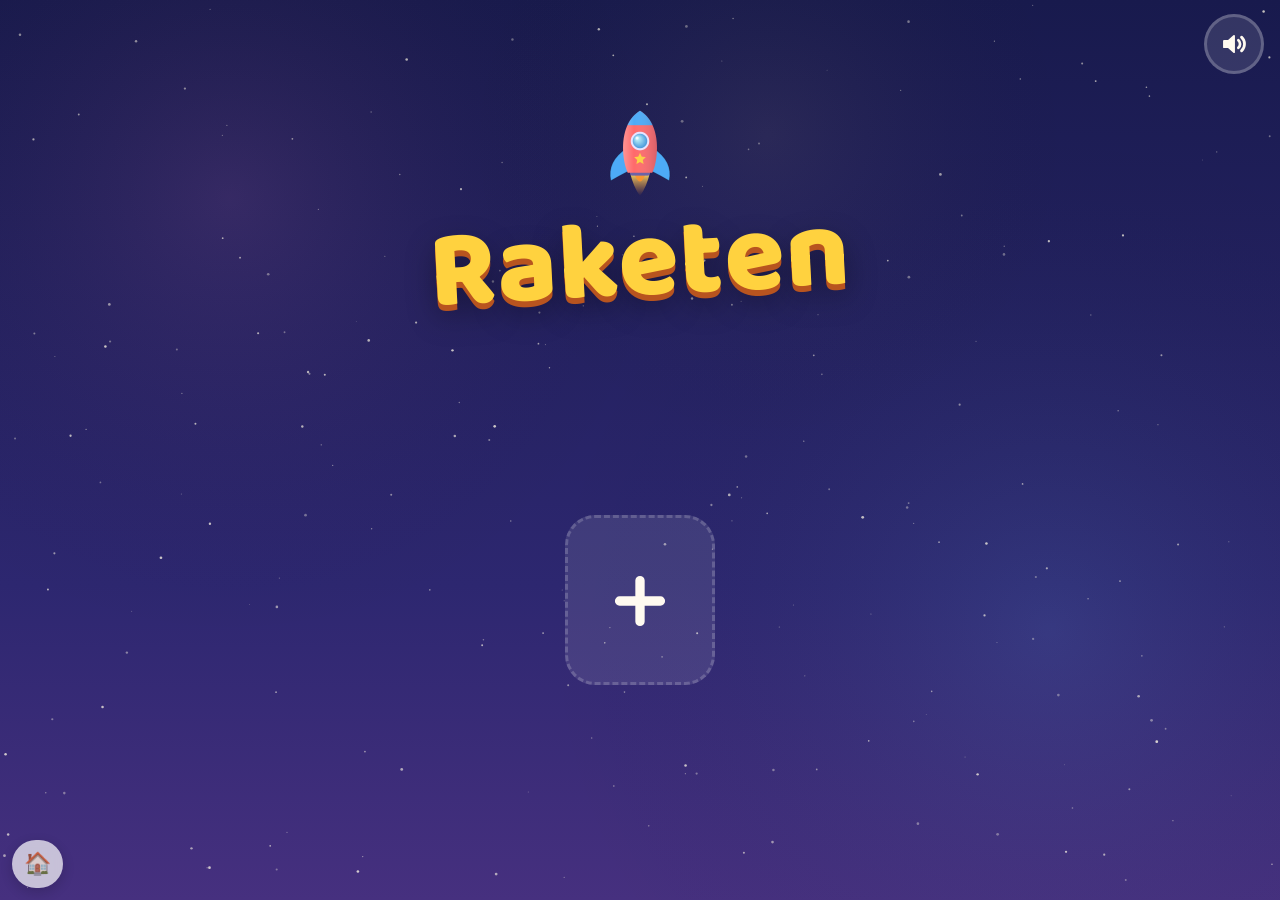
<file: spel/raketen.html>
<!doctype html><html><head><meta charset=utf8><meta name=viewport content="width=device-width,initial-scale=1,viewport-fit=cover"><style>:root{color-scheme:light;box-sizing:border-box;padding-top:env(safe-area-inset-top,0px);padding-bottom:env(safe-area-inset-bottom,0px)}html{scroll-padding-top:env(safe-area-inset-top,0px)}body{margin:0;padding:0;font:14px -apple-system,BlinkMacSystemFont,sans-serif;background:#faf9f5;color:#141413}img{max-width:100%}[hidden]:not([hidden=until-found i]){display:none!important}</style></head><body>
<title>Raketen</title>
<link rel="preconnect" href="https://fonts.googleapis.com">
<link rel="preconnect" href="https://fonts.gstatic.com" crossorigin>
<link rel="stylesheet" href="https://fonts.googleapis.com/css2?family=Baloo+2:wght@500;700;800&display=swap">
<style>
/* Layout: a full-screen game stage; every screen is one fixed layer floating over a live, twinkling night sky */
:root{
  --sky-top:#1c1f55;
  --sky-low:#3b2c7c;
  --ink:#fffaf0;
  --ink-soft:#cbc6f4;
  --sun:#ffd23f;
  --sun-deep:#f5a524;
  --panel:#f7f4ff;
  --panel-ink:#2b2462;
  --line:#ddd5ff;
  --mint:#3fcf8e;
  --coral:#ff8a6b;
  --display:'Baloo 2','Fredoka','Trebuchet MS',system-ui,sans-serif;
  color-scheme:dark;
}
[hidden]{display:none!important}
html,body{height:100%}
body{margin:0;background:var(--sky-top);color:var(--ink);font-family:var(--display);overflow:hidden;
  -webkit-user-select:none;user-select:none;-webkit-tap-highlight-color:transparent;touch-action:manipulation}
button{font-family:inherit;color:inherit;cursor:pointer;border:0;background:none;padding:0}
button:focus-visible{outline:4px solid var(--sun);outline-offset:4px}
#sky,#fly{position:fixed;inset:0;display:block}
#sky{z-index:0}
#fly{z-index:1;touch-action:none;cursor:crosshair}
.screen{position:fixed;inset:0;z-index:2;display:flex;flex-direction:column;
  padding:max(12px,env(safe-area-inset-top,0px)) 16px max(14px,env(safe-area-inset-bottom,0px))}
#fx{position:fixed;inset:0;z-index:20;pointer-events:none;overflow:hidden}

/* ---------- shared bits ---------- */
.topbar{display:flex;align-items:center;gap:12px;min-height:64px}
.topbar .grow{flex:1}
.ibtn{width:60px;height:60px;flex:none;border-radius:50%;display:grid;place-items:center;
  background:rgba(255,255,255,.12);border:3px solid rgba(255,255,255,.22);transition:transform .15s}
.ibtn:active{transform:scale(.92)}
.ibtn svg{width:30px;height:30px}
.ibtn.avatar{background:none;border:0;width:64px;height:64px}
.ibtn.avatar svg{width:64px;height:64px}
.starcount{display:flex;align-items:center;gap:6px;padding:6px 16px 6px 10px;border-radius:999px;
  background:rgba(0,0,0,.25);font-weight:800;font-size:28px;font-variant-numeric:tabular-nums;line-height:1}
.starcount svg{width:32px;height:32px}
.starcount.pop{animation:pop .5s}
.star-ico path{fill:var(--sun);stroke:var(--sun-deep);stroke-width:1.5;stroke-linejoin:round}
@keyframes pop{40%{transform:scale(1.25)}}
@keyframes shake{20%,60%{transform:translateX(-9px)}40%,80%{transform:translateX(9px)}}
@keyframes bob{50%{transform:translateY(-8px)}}
@keyframes spin{to{transform:rotate(360deg)}}
@keyframes pulse{0%,100%{box-shadow:0 0 0 0 rgba(255,210,63,.65)}60%{box-shadow:0 0 0 22px rgba(255,210,63,0)}}
.shake{animation:shake .45s}

/* ---------- profiles ---------- */
.brand{display:flex;flex-direction:column;align-items:center;gap:0;margin-top:2vh}
.logo{font-weight:800;font-size:clamp(56px,13vmin,110px);line-height:.9;letter-spacing:.01em;
  color:var(--sun);text-shadow:0 6px 0 #b8541f,0 12px 30px rgba(0,0,0,.35);transform:rotate(-3deg)}
.brand canvas{width:90px;height:120px;animation:bob 2.4s ease-in-out infinite}
.profile-list{flex:1;display:flex;flex-wrap:wrap;align-content:center;justify-content:center;gap:22px;padding-block:12px;overflow:auto}
.pcard{position:relative;width:150px;padding:14px 10px 12px;border-radius:30px;background:rgba(255,255,255,.1);
  border:3px solid rgba(255,255,255,.18);display:flex;flex-direction:column;align-items:center;gap:4px;transition:transform .15s}
.pcard:active{transform:scale(.95)}
.pcard .alien{width:100px;height:100px}
.pcard .meta{display:flex;align-items:center;gap:6px;font-weight:800;font-size:24px}
.pcard .meta svg{width:24px;height:24px}
.pcard .band{font-size:15px;font-weight:700;color:var(--ink-soft)}
.pcard .gear{position:absolute;top:-10px;right:-10px;width:46px;height:46px;border-radius:50%;
  background:var(--panel);color:var(--panel-ink);display:grid;place-items:center;box-shadow:0 3px 0 rgba(0,0,0,.25)}
.pcard .gear svg{width:24px;height:24px}
.pcard.add{justify-content:center;min-height:170px;border-style:dashed}
.pcard.add svg{width:70px;height:70px}
.pcard.add.solo{animation:pulse 1.8s infinite}

/* ---------- new / edit ---------- */
.pick-wrap{flex:1;display:flex;flex-direction:column;align-items:center;justify-content:center;gap:22px;overflow:auto;padding-block:8px}
.avatar-grid{display:grid;grid-template-columns:repeat(4,minmax(0,1fr));gap:16px;max-width:560px;width:100%}
.avatar-grid button{aspect-ratio:1;max-width:100%;border-radius:28px;background:rgba(255,255,255,.08);border:3px solid transparent;display:grid;place-items:center;padding:8px}
.avatar-grid button svg{width:100%;height:100%}
.band-grid{display:grid;grid-template-columns:repeat(2,minmax(0,1fr));gap:16px;max-width:560px;width:100%}
.band-btn{border-radius:28px;background:var(--panel);color:var(--panel-ink);padding:16px 12px 12px;display:flex;flex-direction:column;align-items:center;gap:2px;box-shadow:0 7px 0 #b6aaf0;transition:transform .12s}
.band-btn:active{transform:translateY(4px);box-shadow:0 3px 0 #b6aaf0}
.band-btn .rng{font-size:clamp(30px,7vmin,46px);font-weight:800;line-height:1;font-variant-numeric:tabular-nums}
.band-btn .age{font-size:16px;font-weight:700;opacity:.7}
.band-btn .rk{display:flex;gap:3px;height:26px;align-items:flex-end}
.band-btn .rk i{display:block;width:12px;border-radius:6px 6px 3px 3px;background:var(--coral)}
.band-btn[aria-pressed="true"]{outline:5px solid var(--sun);outline-offset:3px}
.edit-actions{display:flex;flex-wrap:wrap;justify-content:center;gap:14px}
.pill{display:flex;align-items:center;gap:10px;padding:12px 22px;border-radius:999px;font-weight:800;font-size:20px;background:rgba(255,255,255,.12);border:3px solid rgba(255,255,255,.2)}
.pill svg{width:26px;height:26px}
.pill.go{background:var(--mint);border-color:transparent;color:#103a26;font-size:24px;padding:14px 30px}
.pill.warn[data-armed="1"]{background:var(--coral);color:#3d1206;border-color:transparent}
.edit-head{display:flex;flex-direction:column;align-items:center;gap:6px}
.edit-head svg{width:120px;height:120px}
.small-note{font-size:15px;color:var(--ink-soft);text-align:center;max-width:36ch}

/* ---------- universe (galaxies) ---------- */
.universe{flex:1;min-height:0;display:flex;flex-wrap:wrap;align-content:center;justify-content:center;gap:clamp(10px,3vmin,34px) clamp(14px,5vmin,60px);overflow:auto;padding-block:8px}
.galaxy{display:flex;flex-direction:column;align-items:center;gap:4px;width:clamp(140px,27vmin,220px);transition:transform .2s}
.galaxy:active{transform:scale(.95)}
.galaxy .gx{position:relative;width:100%;aspect-ratio:1;max-width:100%}
.galaxy .gx svg.arms{position:absolute;inset:0;width:100%;height:100%;animation:spin 70s linear infinite}
.galaxy:nth-child(2n) .gx svg.arms{animation-direction:reverse;animation-duration:90s}
.galaxy .badge{position:absolute;left:50%;top:50%;transform:translate(-50%,-50%);width:38%;height:38%;border-radius:50%;display:grid;place-items:center;
  background:radial-gradient(circle at 35% 30%,#fff 0 10%,var(--gc) 55%,color-mix(in srgb,var(--gc) 55%,#1c1f55) 100%);
  color:#fff;font-weight:800;font-size:clamp(26px,6vmin,46px);line-height:1;text-shadow:0 3px 0 rgba(0,0,0,.2);box-shadow:0 0 30px color-mix(in srgb,var(--gc) 70%,transparent)}
.galaxy .badge svg{width:62%;height:auto}
.galaxy .gdots{display:flex;gap:6px}
.galaxy .gdots i{width:16px;height:16px;border-radius:50%;background:rgba(255,255,255,.18);border:2px solid rgba(255,255,255,.3)}
.galaxy .gdots i.on{background:var(--sun);border-color:var(--sun)}
.galaxy.complete .badge{outline:4px solid var(--sun);outline-offset:4px}

/* ---------- map ---------- */
.map{position:relative;flex:1;min-height:0}
.map svg.path{position:absolute;inset:0;width:100%;height:100%;overflow:visible}
.gal-chip{width:52px;height:52px;border-radius:50%;display:grid;place-items:center;font-weight:800;font-size:28px;color:#fff;flex:none;
  background:radial-gradient(circle at 35% 30%,#fff 0 10%,var(--gc) 55%,color-mix(in srgb,var(--gc) 55%,#1c1f55) 100%)}
.gal-chip svg{width:62%;height:auto}
.planet{position:absolute;transform:translate(-50%,-50%);display:flex;flex-direction:column;align-items:center;gap:6px}
.planet .ball{position:relative;display:grid;place-items:center;width:var(--ps);height:var(--ps);border-radius:50%;
  background:radial-gradient(circle at 32% 28%,color-mix(in srgb,var(--pc) 45%,#fff) 0 12%,var(--pc) 45%,color-mix(in srgb,var(--pc) 60%,#1c1f55) 100%);
  box-shadow:inset -10px -12px 0 rgba(0,0,0,.12),0 10px 30px rgba(0,0,0,.35);transition:transform .2s}
.planet .ball::before{content:"";position:absolute;width:18%;height:18%;border-radius:50%;left:58%;top:58%;background:rgba(0,0,0,.08)}
.planet .ball::after{content:"";position:absolute;width:11%;height:11%;border-radius:50%;left:24%;top:62%;background:rgba(0,0,0,.07)}
.planet .ring{position:absolute;left:50%;top:calc(var(--ps)/2);width:calc(var(--ps)*1.55);height:calc(var(--ps)*.42);
  transform:translate(-50%,-50%) rotate(-14deg);border-radius:50%;border:6px solid color-mix(in srgb,var(--pc) 60%,#fff);border-top-color:transparent;pointer-events:none;z-index:1}
.planet .sym{font-weight:800;font-size:calc(var(--ps)*.4);line-height:1;color:#fff;text-shadow:0 3px 0 rgba(0,0,0,.18);position:relative;z-index:2;display:flex;align-items:center}
.planet .sym svg{height:calc(var(--ps)*.28);width:auto}
.planet .lvl{position:absolute;z-index:2;bottom:8%;left:50%;transform:translateX(-50%);display:flex;gap:3px}
.planet .lvl i{width:7px;height:7px;border-radius:50%;background:rgba(255,255,255,.85)}
.planet .pips{display:flex;gap:2px}
.planet .pips svg{width:26px;height:26px}
.planet .pips svg path{fill:rgba(255,255,255,.18);stroke:none}
.planet .pips svg.on path{fill:var(--sun)}
.planet.locked .ball{filter:grayscale(.55) brightness(.62)}
.planet.locked .sym{opacity:.35}
.planet .lock{position:absolute;z-index:3;top:calc(var(--ps)/2);left:50%;transform:translate(-50%,-50%);width:calc(var(--ps)*.4);height:calc(var(--ps)*.4)}
.planet.current .ball{animation:glow 1.8s infinite}
@keyframes glow{0%,100%{box-shadow:inset -10px -12px 0 rgba(0,0,0,.12),0 0 0 0 rgba(255,255,255,.55)}60%{box-shadow:inset -10px -12px 0 rgba(0,0,0,.12),0 0 0 24px rgba(255,255,255,0)}}
.planet:not(.locked):hover .ball{transform:scale(1.05)}
.here{position:absolute;width:56px;height:76px;pointer-events:none;animation:bob 1.6s ease-in-out infinite;z-index:3}

/* ---------- flight hud ---------- */
#scr-flight{pointer-events:none}
#scr-flight .topbar{pointer-events:auto}
.track{flex:1;position:relative;height:16px;border-radius:99px;background:rgba(255,255,255,.15);max-width:520px;margin-inline:auto}
.track .fill{position:absolute;left:0;top:0;bottom:0;border-radius:99px;background:linear-gradient(90deg,var(--sun-deep),var(--sun));width:0}
.track .goal{position:absolute;right:-14px;top:50%;width:38px;height:38px;border-radius:50%;transform:translateY(-50%);
  background:radial-gradient(circle at 32% 28%,#fff 0 10%,var(--pc) 50%,color-mix(in srgb,var(--pc) 60%,#000) 100%)}
.keys-hint{margin-top:6vh;align-self:center;display:flex;gap:16px;align-items:center;opacity:.75;transition:opacity 1s}
.keys-hint svg{height:54px;width:auto}
.keys-hint.gone{opacity:0}

/* ---------- planet surface ---------- */
.surface{position:relative;flex:1;min-height:0;overflow:hidden;margin-inline:-16px;margin-bottom:calc(-1*max(14px,env(safe-area-inset-bottom,0px)))}
.ground{position:absolute;left:50%;top:62%;width:max(190vw,190vh);aspect-ratio:1;transform:translateX(-50%);border-radius:50%;
  background:
   radial-gradient(circle at 46% 4%,rgba(0,0,0,.10) 0 1.2%,transparent 1.3%),
   radial-gradient(circle at 60% 2.5%,rgba(0,0,0,.08) 0 .8%,transparent .9%),
   radial-gradient(circle at 36% 3.5%,rgba(0,0,0,.08) 0 .6%,transparent .7%),
   radial-gradient(circle at 50% 0%,color-mix(in srgb,var(--pc) 70%,#fff) 0,var(--pc) 6%,color-mix(in srgb,var(--pc) 70%,#1c1f55) 30%);
  box-shadow:0 -10px 60px color-mix(in srgb,var(--pc) 50%,transparent)}
.houses{position:absolute;left:0;right:0;top:62%;display:flex;justify-content:center;align-items:flex-end;gap:clamp(6px,3vw,48px);transform:translateY(-96%);padding-inline:12px}
.house{position:relative;display:flex;flex-direction:column;align-items:center;width:clamp(100px,26vmin,210px);transition:transform .15s}
.house:nth-of-type(1),.house:nth-of-type(3){margin-bottom:-3vmin}
.house:active{transform:scale(.95)}
.house svg{width:100%;height:auto;overflow:visible;filter:drop-shadow(0 8px 10px rgba(0,0,0,.25))}
.house .next-arrow{position:absolute;top:-34px;left:50%;width:34px;height:34px;margin-left:-17px;animation:bob 1.1s ease-in-out infinite}
.tree{width:clamp(36px,8vmin,70px);flex:none;align-self:flex-end;margin-bottom:-1vmin}
.tree svg{width:100%;height:auto}
.parked{position:absolute;left:4%;top:62%;width:clamp(48px,10vmin,80px);transform:translateY(-100%) rotate(-8deg)}
.planet-title{display:flex;align-items:center;justify-content:center;gap:10px;min-width:0}
.planet-title .mini{width:52px;height:52px;border-radius:50%;display:grid;place-items:center;font-weight:800;font-size:26px;color:#fff;
  background:radial-gradient(circle at 32% 28%,color-mix(in srgb,var(--pc) 45%,#fff) 0 12%,var(--pc) 45%,color-mix(in srgb,var(--pc) 60%,#1c1f55) 100%)}
.planet-title .mini svg{height:20px;width:auto}
.toast{position:absolute;left:50%;top:10%;transform:translateX(-50%);display:flex;align-items:center;gap:8px;padding:10px 22px;border-radius:999px;
  background:rgba(0,0,0,.35);font-weight:800;font-size:34px;animation:toast 2.6s forwards;pointer-events:none;z-index:4}
.toast svg{width:38px;height:38px}
@keyframes toast{0%{opacity:0;transform:translate(-50%,20px)}12%,75%{opacity:1;transform:translate(-50%,0)}100%{opacity:0;transform:translate(-50%,-20px)}}
.back-map.pulse{animation:pulse 1.6s infinite;background:var(--sun);border-color:var(--sun);color:#3a2400}

/* ---------- task room ---------- */
#scr-task{background:linear-gradient(180deg,rgba(28,31,85,.55),rgba(28,31,85,.85))}
.pips-row{display:flex;gap:10px;justify-content:center}
.pips-row i{width:22px;height:22px;border-radius:50%;background:rgba(255,255,255,.2);border:3px solid rgba(255,255,255,.25)}
.pips-row i.done{background:var(--sun);border-color:var(--sun)}
.pips-row i.now{border-color:var(--sun)}
.room{flex:1;min-height:0;display:flex;flex-direction:column;align-items:center;gap:clamp(10px,2.4vh,24px);
  background:var(--panel);color:var(--panel-ink);border-radius:36px;padding:clamp(12px,2.5vh,26px) 14px;margin-top:8px;overflow:auto;
  box-shadow:0 0 0 8px rgba(255,255,255,.08)}
.resident{width:clamp(70px,13vmin,120px);flex:none}
.resident svg{width:100%;height:auto;display:block}
.resident.cheer{animation:jump .6s 2}
.resident.think{animation:tilt .8s}
@keyframes jump{50%{transform:translateY(-22px) scale(1.06)}}
@keyframes tilt{30%{transform:rotate(-10deg)}70%{transform:rotate(8deg)}}
.prompt{display:flex;flex-direction:column;align-items:center;gap:14px;max-width:100%}
.row{display:flex;flex-wrap:wrap;align-items:center;justify-content:center;gap:clamp(6px,1.6vmin,14px);max-width:100%}
.tok{display:inline-grid;place-items:center;min-width:1ch;line-height:1}
.tok.num{font-size:clamp(34px,8vmin,72px);font-weight:800;font-variant-numeric:tabular-nums;white-space:nowrap}
.tok.shp svg{height:clamp(38px,8.5vmin,70px);width:auto}
.tok.fig svg{height:clamp(46px,11vmin,96px);width:auto}
.tok.q{min-width:clamp(56px,11vmin,96px);height:clamp(56px,11vmin,96px);border-radius:20px;border:4px dashed var(--coral);color:var(--coral);
  font-size:clamp(34px,8vmin,64px);font-weight:800;background:#fff}
.op{font-size:clamp(34px,8vmin,72px);font-weight:800;color:#7a6fc4}
.cell{display:flex;flex-direction:column;align-items:center;gap:6px}
.frame{height:clamp(30px,6vmin,52px);width:auto}
.seq .tok{padding:6px 4px}
.unit{display:flex;gap:4px;padding:6px 8px;border-radius:16px;border:3px dashed #a99cf0;background:#fff}
.gap-lab{font-size:clamp(16px,3vmin,24px);font-weight:800;color:var(--coral);align-self:flex-start}
.hint{display:flex;flex-direction:column;align-items:center;gap:8px;padding:12px 16px;border-radius:24px;background:#fff6d6;border:3px solid #ffe08a;max-width:100%;overflow-x:auto}
.hint .hint-ico{width:34px;height:34px}
.hint .numline{height:clamp(70px,13vmin,110px);width:auto;max-width:100%}
.hint .eqsmall{font-size:clamp(24px,5vmin,40px);font-weight:800}
.hint .figrow{display:flex;gap:14px;align-items:flex-end;flex-wrap:wrap;justify-content:center}
.hint .figrow > span{display:flex;flex-direction:column;align-items:center;gap:2px;font-weight:800;font-size:24px}
.opts{margin-top:auto;display:flex;flex-wrap:wrap;justify-content:center;gap:clamp(10px,2vmin,18px);max-width:100%}
.opt{min-width:clamp(80px,15vmin,130px);min-height:clamp(80px,15vmin,130px);padding:8px 14px;border-radius:26px;background:#fff;border:4px solid var(--line);
  box-shadow:0 7px 0 #c8bdf7;display:grid;place-items:center;color:var(--panel-ink);transition:transform .1s,box-shadow .1s,opacity .2s}
.opt:active{transform:translateY(5px);box-shadow:0 2px 0 #c8bdf7}
.opt .tok.num{font-size:clamp(30px,7vmin,60px)}
.opt.right{background:var(--mint);border-color:var(--mint);box-shadow:0 7px 0 #24935f;color:#fff}
.opt.wrong{opacity:.3;pointer-events:none}
.opt.sel{border-color:var(--sun-deep);background:#fff3c4;transform:translateY(-6px)}
.opt.glow{animation:pulse 1.4s infinite;border-color:var(--sun)}
.opt .cell{gap:4px}
.slot{min-width:clamp(64px,13vmin,110px);height:clamp(64px,13vmin,110px);border-radius:20px;border:4px dashed #a99cf0;display:grid;place-items:center;background:#fff;
  font-size:clamp(30px,7vmin,60px);font-weight:800;padding-inline:8px;font-variant-numeric:tabular-nums}
.slot.filled{border-style:solid;border-color:var(--sun-deep);background:#fff3c4}
.target{display:grid;place-items:center;min-width:clamp(80px,16vmin,130px);height:clamp(80px,16vmin,130px);border-radius:50%;padding-inline:10px;
  background:radial-gradient(circle at 32% 28%,#fff 0 8%,#c9a3ff 45%,#7a56d6 100%);color:#fff;font-size:clamp(30px,7vmin,60px);font-weight:800;text-shadow:0 3px 0 rgba(0,0,0,.2)}
.done-layer{position:absolute;inset:0;display:flex;flex-direction:column;align-items:center;justify-content:center;gap:18px;background:rgba(28,31,85,.82);z-index:5}
.done-layer .alien{width:clamp(130px,30vmin,220px);height:auto;animation:jump .7s infinite}
.done-layer .bigstars{display:flex;gap:8px}
.done-layer .bigstars svg{width:clamp(50px,11vmin,80px);height:auto;animation:pop .6s backwards}
.done-layer .bigstars svg:nth-child(2){animation-delay:.2s}
.done-layer .bigstars svg:nth-child(3){animation-delay:.4s}
.done-layer .ibtn{width:84px;height:84px;background:var(--mint);border-color:var(--mint)}
.done-layer .ibtn svg{width:44px;height:44px}

/* ---------- garage ---------- */
.garage{flex:1;min-height:0;display:flex;gap:20px;align-items:stretch}
.g-preview{flex:0 0 36%;display:grid;place-items:center;position:relative}
.g-preview canvas{width:min(100%,280px);height:auto;aspect-ratio:3/4}
.g-pad{position:absolute;bottom:6%;left:50%;transform:translateX(-50%);width:70%;height:22px;border-radius:50%;background:rgba(255,255,255,.12)}
.g-shop{flex:1;min-width:0;display:flex;flex-direction:column;gap:12px;background:var(--panel);color:var(--panel-ink);border-radius:32px;padding:14px}
.g-tabs{display:flex;gap:8px;justify-content:center;flex-wrap:wrap}
.g-tabs button{width:58px;height:58px;border-radius:18px;display:grid;place-items:center;background:#ece7ff;border:3px solid transparent}
.g-tabs button svg{width:40px;height:40px}
.g-tabs button[aria-pressed="true"]{border-color:var(--sun-deep);background:#fff3c4}
.g-items{display:grid;grid-template-columns:repeat(auto-fill,minmax(88px,1fr));gap:12px;overflow:auto;padding:12px 6px 10px;align-content:start;flex:1;min-height:0}
.g-item{position:relative;border-radius:22px;background:#fff;border:4px solid var(--line);padding:6px 4px 4px;display:flex;flex-direction:column;align-items:center;gap:2px;box-shadow:0 5px 0 #d4cbfb}
.g-item canvas{width:70px;height:93px}
.g-item .price{display:flex;align-items:center;gap:3px;font-weight:800;font-size:20px;font-variant-numeric:tabular-nums}
.g-item .price svg{width:20px;height:20px}
.g-item .sw{position:absolute;top:6px;left:6px;width:18px;height:18px;border-radius:50%;border:2px solid rgba(0,0,0,.15)}
.g-item.on{border-color:var(--mint);background:#e6fbf1}
.g-item.on::after{content:"";position:absolute;top:-10px;right:-10px;width:30px;height:30px;border-radius:50%;background:var(--mint) url("data:image/svg+xml,%3Csvg xmlns='http://www.w3.org/2000/svg' viewBox='0 0 24 24'%3E%3Cpath d='M5 12.5l4.5 4.5L19 7.5' fill='none' stroke='white' stroke-width='3.5' stroke-linecap='round' stroke-linejoin='round'/%3E%3C/svg%3E") center/70% no-repeat}
.g-item.poor{opacity:.45}
@media (max-width:640px){
  .garage{flex-direction:column;gap:10px}
  .g-preview{flex:0 0 auto;height:24vh}
  .g-preview canvas{height:22vh;width:auto;max-width:100%}
  .g-tabs{gap:6px}
  .g-tabs button{width:48px;height:48px;border-radius:14px}
  .g-tabs button svg{width:32px;height:32px}
  .avatar-grid{gap:10px}
}
@media (max-height:520px){
  .brand canvas{display:none}
  .room{border-radius:24px}
}

/* ---------- particles ---------- */
.spark{position:absolute;width:22px;height:22px;margin:-11px 0 0 -11px;animation:spark .9s ease-out forwards}
.spark svg{width:100%;height:100%}
@keyframes spark{0%{transform:translate(0,0) scale(.4);opacity:1}100%{transform:translate(var(--dx),var(--dy)) scale(1) rotate(160deg);opacity:0}}
.flystar{position:absolute;width:34px;height:34px;margin:-17px 0 0 -17px;transition:transform .7s cubic-bezier(.5,-0.3,.7,1),opacity .7s}
@media (prefers-reduced-motion:reduce){
  *,*::before,*::after{animation-duration:.01ms!important;animation-iteration-count:1!important;transition-duration:.01ms!important}
}
</style>

<canvas id="sky"></canvas>
<canvas id="fly" hidden></canvas>

<!-- PROFILES -->
<section id="scr-profiles" class="screen">
  <div class="topbar"><div class="grow"></div><button class="ibtn" id="snd-1" aria-label="Ljud av/på"></button></div>
  <header class="brand"><canvas id="logo-rocket" width="180" height="240"></canvas><div class="logo">Raketen</div></header>
  <div id="profile-list" class="profile-list"></div>
</section>

<!-- NEW PROFILE -->
<section id="scr-new" class="screen" hidden>
  <div class="topbar"><button class="ibtn" id="new-back" aria-label="Tillbaka"></button></div>
  <div class="pick-wrap" id="new-step-1">
    <div class="avatar-grid" id="avatar-grid"></div>
  </div>
  <div class="pick-wrap" id="new-step-2" hidden>
    <div id="new-avatar-preview" style="width:110px;height:110px"></div>
    <div class="band-grid" id="band-grid"></div>
    <p class="small-note">För vuxna: välj talområde efter barnets ålder. Det går att ändra senare.</p>
  </div>
</section>

<!-- EDIT PROFILE -->
<section id="scr-edit" class="screen" hidden>
  <div class="topbar"><button class="ibtn" id="edit-back" aria-label="Tillbaka"></button></div>
  <div class="pick-wrap">
    <div class="edit-head" id="edit-head"></div>
    <div class="band-grid" id="edit-bands"></div>
    <div class="edit-actions">
      <button class="pill go" id="edit-play"></button>
      <button class="pill warn" id="edit-reset"></button>
      <button class="pill warn" id="edit-delete"></button>
    </div>
    <p class="small-note">Framstegen sparas i den här webbläsaren. ”Börja om” nollställer galaxerna för valt talområde men behåller stjärnor och raket.</p>
  </div>
</section>

<!-- UNIVERSE -->
<section id="scr-galaxies" class="screen" hidden>
  <div class="topbar">
    <button class="ibtn avatar" id="gx-profile" aria-label="Byt spelare"></button>
    <div class="starcount" id="gx-stars"></div>
    <div class="grow"></div>
    <button class="ibtn" id="gx-garage" aria-label="Raketverkstad"></button>
    <button class="ibtn" id="snd-2" aria-label="Ljud av/på"></button>
  </div>
  <div class="universe" id="universe"></div>
</section>

<!-- GALAXY MAP -->
<section id="scr-map" class="screen" hidden>
  <div class="topbar">
    <button class="ibtn" id="map-back" aria-label="Till alla galaxer"></button>
    <div class="gal-chip" id="map-chip"></div>
    <div class="grow"></div>
    <div class="starcount" id="map-stars"></div>
    <button class="ibtn" id="map-garage" aria-label="Raketverkstad"></button>
  </div>
  <div class="map" id="map"></div>
</section>

<!-- FLIGHT HUD -->
<section id="scr-flight" class="screen" hidden>
  <div class="topbar">
    <button class="ibtn" id="fl-home" aria-label="Tillbaka till kartan"></button>
    <div class="track" id="fl-track"><div class="fill" id="fl-fill"></div><div class="goal" id="fl-goal"></div></div>
    <div class="starcount" id="fl-stars"></div>
  </div>
  <div class="keys-hint" id="fl-hint"></div>
</section>

<!-- PLANET -->
<section id="scr-planet" class="screen" hidden>
  <div class="topbar">
    <button class="ibtn back-map" id="pl-back" aria-label="Till galaxkartan"></button>
    <div class="grow planet-title" id="pl-title"></div>
    <div class="starcount" id="pl-stars"></div>
  </div>
  <div class="surface" id="pl-surface">
    <div class="ground" id="pl-ground"></div>
    <canvas class="parked" id="pl-rocket" width="120" height="160"></canvas>
    <div class="houses" id="pl-houses"></div>
  </div>
</section>

<!-- TASK -->
<section id="scr-task" class="screen" hidden>
  <div class="topbar">
    <button class="ibtn" id="tk-back" aria-label="Gå ut ur huset"></button>
    <div class="grow pips-row" id="tk-pips"></div>
    <div class="starcount" id="tk-stars"></div>
  </div>
  <div class="room" id="tk-room">
    <div class="resident" id="tk-alien"></div>
    <div class="prompt" id="tk-prompt"></div>
    <div class="hint" id="tk-hint" hidden></div>
    <div class="opts" id="tk-opts"></div>
  </div>
  <div class="done-layer" id="tk-done" hidden></div>
</section>

<!-- GARAGE -->
<section id="scr-garage" class="screen" hidden>
  <div class="topbar">
    <button class="ibtn" id="g-back" aria-label="Tillbaka"></button>
    <div class="grow"></div>
    <div class="starcount" id="g-stars"></div>
  </div>
  <div class="garage">
    <div class="g-preview"><div class="g-pad"></div><canvas id="g-canvas" width="420" height="560"></canvas></div>
    <div class="g-shop">
      <div class="g-tabs" id="g-tabs"></div>
      <div class="g-items" id="g-items"></div>
    </div>
  </div>
</section>

<div id="fx"></div>

<script>
(function(){
'use strict';
/* =========================================================
   Helpers
   ========================================================= */
const $ = s => document.querySelector(s);
const rnd = (a,b) => Math.floor(Math.random()*(b-a+1))+a;
const pick = a => a[Math.floor(Math.random()*a.length)];
const shuffle = a => { for(let i=a.length-1;i>0;i--){const j=Math.floor(Math.random()*(i+1));[a[i],a[j]]=[a[j],a[i]];} return a; };
const clamp = (v,a,b) => Math.max(a,Math.min(b,v));
const fmt = n => n >= 1000 ? String(n).replace(/\B(?=(\d{3})+(?!\d))/g,' ') : String(n);
const tk = t => JSON.stringify(t);
const ease = x => 1-Math.pow(1-x,3);
const NL = 5; // levels (planets per galaxy)

/* =========================================================
   Icons
   ========================================================= */
const STAR_PATH = 'M12 2.2l2.9 6 6.6.8-4.9 4.6 1.3 6.6L12 17l-5.9 3.2 1.3-6.6L2.5 9l6.6-.8z';
const I = {
  star:(cls='')=>`<svg class="star-ico ${cls}" viewBox="0 0 24 24" aria-hidden="true"><path d="${STAR_PATH}"/></svg>`,
  back:`<svg viewBox="0 0 24 24" aria-hidden="true"><path d="M15 5l-7 7 7 7" fill="none" stroke="currentColor" stroke-width="3.2" stroke-linecap="round" stroke-linejoin="round"/></svg>`,
  plus:`<svg viewBox="0 0 24 24" aria-hidden="true"><path d="M12 5v14M5 12h14" stroke="currentColor" stroke-width="3.2" stroke-linecap="round"/></svg>`,
  gear:`<svg viewBox="0 0 24 24" aria-hidden="true"><path d="M12 8.5a3.5 3.5 0 1 0 0 7 3.5 3.5 0 0 0 0-7z" fill="none" stroke="currentColor" stroke-width="2.4"/><path d="M12 2.5v3M12 18.5v3M2.5 12h3M18.5 12h3M5.3 5.3l2.1 2.1M16.6 16.6l2.1 2.1M5.3 18.7l2.1-2.1M16.6 7.4l2.1-2.1" stroke="currentColor" stroke-width="2.4" stroke-linecap="round"/></svg>`,
  play:`<svg viewBox="0 0 24 24" aria-hidden="true"><path d="M8 5.5v13l10.5-6.5z" fill="currentColor" stroke="currentColor" stroke-width="2" stroke-linejoin="round"/></svg>`,
  reset:`<svg viewBox="0 0 24 24" aria-hidden="true"><path d="M4.5 12a7.5 7.5 0 1 0 2.4-5.5" fill="none" stroke="currentColor" stroke-width="2.6" stroke-linecap="round"/><path d="M4 3.5v4.5h4.5" fill="none" stroke="currentColor" stroke-width="2.6" stroke-linecap="round" stroke-linejoin="round"/></svg>`,
  trash:`<svg viewBox="0 0 24 24" aria-hidden="true"><path d="M4.5 7h15M9.5 7V4.5h5V7M6.5 7l1 13h9l1-13" fill="none" stroke="currentColor" stroke-width="2.4" stroke-linecap="round" stroke-linejoin="round"/></svg>`,
  map:`<svg viewBox="0 0 24 24" aria-hidden="true"><circle cx="6" cy="17" r="3" fill="currentColor"/><circle cx="17" cy="7" r="4" fill="none" stroke="currentColor" stroke-width="2.4"/><path d="M8.5 15c2-1 2-4 5-5.5" fill="none" stroke="currentColor" stroke-width="2.2" stroke-dasharray="2 3" stroke-linecap="round"/></svg>`,
  galaxy:`<svg viewBox="0 0 24 24" aria-hidden="true"><path d="M12 12c0-3 3-5 6-3.5M12 12c0 3-3 5-6 3.5M12 12c3 0 5 3 3.5 6M12 12c-3 0-5-3-3.5-6" fill="none" stroke="currentColor" stroke-width="2.4" stroke-linecap="round"/><circle cx="12" cy="12" r="2" fill="currentColor"/></svg>`,
  wrench:`<svg viewBox="0 0 24 24" aria-hidden="true"><path d="M14.5 3.5a5 5 0 0 0-4.6 6.9L3.8 16.5a2 2 0 0 0 2.8 2.8l6.1-6.1a5 5 0 0 0 6.9-4.6l-3 3-2.8-.7-.7-2.8z" fill="currentColor"/></svg>`,
  sndOn:`<svg viewBox="0 0 24 24" aria-hidden="true"><path d="M4 9.5h3.5L12 5.5v13l-4.5-4H4z" fill="currentColor" stroke="currentColor" stroke-width="1.5" stroke-linejoin="round"/><path d="M15.5 9a4 4 0 0 1 0 6M18 6.5a7.5 7.5 0 0 1 0 11" fill="none" stroke="currentColor" stroke-width="2.2" stroke-linecap="round"/></svg>`,
  sndOff:`<svg viewBox="0 0 24 24" aria-hidden="true"><path d="M4 9.5h3.5L12 5.5v13l-4.5-4H4z" fill="currentColor" stroke="currentColor" stroke-width="1.5" stroke-linejoin="round"/><path d="M16 9.5l5 5M21 9.5l-5 5" stroke="currentColor" stroke-width="2.2" stroke-linecap="round"/></svg>`,
  lock:`<svg viewBox="0 0 24 24" aria-hidden="true"><rect x="5" y="10.5" width="14" height="10" rx="3" fill="#fff"/><path d="M8 10.5V8a4 4 0 0 1 8 0v2.5" fill="none" stroke="#fff" stroke-width="2.6"/><circle cx="12" cy="15.5" r="1.7" fill="#5b4fa8"/></svg>`,
  bulb:`<svg class="hint-ico" viewBox="0 0 24 24" aria-hidden="true"><path d="M12 3a6 6 0 0 0-3.5 10.9V16h7v-2.1A6 6 0 0 0 12 3z" fill="#ffd23f" stroke="#e09a12" stroke-width="1.6"/><path d="M9.5 18.5h5M10.5 21h3" stroke="#e09a12" stroke-width="1.8" stroke-linecap="round"/></svg>`,
  house:`<svg viewBox="0 0 24 24" aria-hidden="true"><path d="M3 11.5L12 4l9 7.5" fill="none" stroke="currentColor" stroke-width="2.6" stroke-linecap="round" stroke-linejoin="round"/><path d="M5.5 10v10h13V10" fill="currentColor"/><rect x="10" y="14" width="4" height="6" fill="#1c1f55"/></svg>`,
  arrowDown:`<svg class="next-arrow" viewBox="0 0 24 24" aria-hidden="true"><path d="M12 3v14M5.5 11l6.5 7 6.5-7" fill="none" stroke="#ffd23f" stroke-width="3.6" stroke-linecap="round" stroke-linejoin="round"/></svg>`,
  arrowKeys:`<svg viewBox="0 0 120 80" aria-hidden="true"><g fill="none" stroke="#fff" stroke-width="3" stroke-linejoin="round"><rect x="42" y="4" width="36" height="34" rx="8"/><rect x="2" y="42" width="36" height="34" rx="8"/><rect x="42" y="42" width="36" height="34" rx="8"/><rect x="82" y="42" width="36" height="34" rx="8"/></g><g fill="#fff"><path d="M60 13l8 11H52z"/><path d="M60 67l8-11H52z"/><path d="M11 59l11-8v16z"/><path d="M109 59l-11-8v16z"/></g></svg>`,
  finger:`<svg viewBox="0 0 80 80" aria-hidden="true"><path d="M30 70V30a6 6 0 0 1 12 0v18l14 3a8 8 0 0 1 6 9l-3 10" fill="none" stroke="#fff" stroke-width="4" stroke-linecap="round" stroke-linejoin="round"/><path d="M14 22h-8m8 0l-4-4m4 4l-4 4M58 22h8m-8 0l4-4m-4 4l4 4" stroke="#fff" stroke-width="3.5" stroke-linecap="round"/></svg>`,
};

/* =========================================================
   Aliens (avatars and house residents)
   ========================================================= */
const AVATARS = [
  {c:'#6fe0a6',e:2,a:2},{c:'#ff9fb6',e:1,a:1},{c:'#8cc4ff',e:3,a:0},{c:'#ffd166',e:2,a:1},
  {c:'#c9a2ff',e:1,a:2},{c:'#ffb07a',e:3,a:1},{c:'#7fe3e0',e:2,a:0},{c:'#f0eaff',e:1,a:0},
];
function alienSVG(av, mood='happy'){
  const c=av.c; let s=`<svg class="alien" viewBox="0 0 100 104" aria-hidden="true">`;
  const ant=(x)=>`<path d="M50 26 Q${(50+x)/2} 12 ${x} 8" stroke="${c}" stroke-width="5" fill="none" stroke-linecap="round"/><circle cx="${x}" cy="8" r="6" fill="#ffd23f" stroke="#e8a414" stroke-width="2"/>`;
  if(av.a===1) s+=ant(50);
  if(av.a===2) s+=ant(34)+ant(66);
  s+=`<ellipse cx="50" cy="100" rx="26" ry="4" fill="rgba(0,0,0,.15)"/>`;
  s+=`<path d="M14 66 C14 36 28 24 50 24 C72 24 86 36 86 66 C86 86 72 96 50 96 C28 96 14 86 14 66Z" fill="${c}"/>`;
  s+=`<path d="M22 60 C22 40 32 31 46 29" stroke="#fff" stroke-opacity=".45" stroke-width="5" fill="none" stroke-linecap="round"/>`;
  s+=`<ellipse cx="9" cy="70" rx="7" ry="9" fill="${c}"/><ellipse cx="91" cy="70" rx="7" ry="9" fill="${c}"/>`;
  s+=`<circle cx="27" cy="72" r="6" fill="#ff6f91" opacity=".35"/><circle cx="73" cy="72" r="6" fill="#ff6f91" opacity=".35"/>`;
  const xs = av.e===1?[50]:av.e===2?[37,63]:[31,50,69];
  const er = av.e===1?13:av.e===2?10:8, pr = er*.55;
  const py = mood==='think'?-3:0, px = mood==='think'?2:0;
  xs.forEach(x=>{
    if(mood==='cheer') s+=`<path d="M${x-er*.8} 56 Q${x} ${56-er*1.2} ${x+er*.8} 56" stroke="#2b2462" stroke-width="4.5" fill="none" stroke-linecap="round"/>`;
    else s+=`<circle cx="${x}" cy="54" r="${er}" fill="#fff"/><circle cx="${x+px}" cy="${55+py}" r="${pr}" fill="#2b2462"/><circle cx="${x+px+pr*.45}" cy="${52+py}" r="${pr*.35}" fill="#fff"/>`;
  });
  if(mood==='cheer') s+=`<path d="M38 72 Q50 90 62 72Z" fill="#2b2462"/><path d="M44 80 Q50 86 56 80" fill="#ff7a9a"/>`;
  else if(mood==='think') s+=`<circle cx="54" cy="78" r="4" fill="#2b2462"/>`;
  else s+=`<path d="M40 74 Q50 84 60 74" stroke="#2b2462" stroke-width="4.5" fill="none" stroke-linecap="round"/>`;
  return s+`</svg>`;
}

/* =========================================================
   Shapes, dot figures, ten-frames, number lines
   ========================================================= */
const SHP=['circle','square','triangle','star','heart','diamond'];
const PAL=['#ff5d5d','#3b9cf5','#ffc928','#3fc46a','#b45be0','#ff8a1f'];
function shapeSVG(s,c){
  const st=`fill="${c}" stroke="rgba(0,0,0,.18)" stroke-width="2" stroke-linejoin="round"`;
  let b;
  switch(s){
    case 'circle': b=`<circle cx="20" cy="20" r="15.5" ${st}/>`;break;
    case 'square': b=`<rect x="5.5" y="5.5" width="29" height="29" rx="6" ${st}/>`;break;
    case 'triangle': b=`<path d="M20 4.5L36 34H4z" ${st}/>`;break;
    case 'star': b=`<path d="M20 2.5l5 10.6 11.6 1.4-8.6 8 2.3 11.5L20 28.4 9.7 34l2.3-11.5-8.6-8 11.6-1.4z" ${st}/>`;break;
    case 'heart': b=`<path d="M20 35C6 25 2.5 17 6 10.5c3.5-5.5 10.5-5 14 .5 3.5-5.5 10.5-6 14-.5 3.5 6.5 0 14.5-14 24.5z" ${st}/>`;break;
    default: b=`<path d="M20 3l15 17-15 17L5 20z" ${st}/>`;
  }
  return `<svg viewBox="0 0 40 40" aria-hidden="true">${b}</svg>`;
}
function figPts(f,k){
  const p=[];
  if(f==='line') for(let i=0;i<k;i++) p.push([i,0]);
  else if(f==='two') for(let r=0;r<2;r++) for(let i=0;i<k;i++) p.push([i,r]);
  else if(f==='stair') for(let r=0;r<k;r++) for(let i=0;i<=r;i++) p.push([i,r]);
  else if(f==='square') for(let r=0;r<k;r++) for(let i=0;i<k;i++) p.push([i,r]);
  else if(f==='rect') for(let r=0;r<k;r++) for(let i=0;i<k+1;i++) p.push([i,r]);
  else if(f==='rect2') for(let r=0;r<k;r++) for(let i=0;i<k+2;i++) p.push([i,r]);
  return p;
}
const figCount=(f,k)=>figPts(f,k).length;
function figSVG(f,k){
  const p=figPts(f,k), u=12;
  const cols=Math.max(...p.map(q=>q[0]))+1, rows=Math.max(...p.map(q=>q[1]))+1;
  const W=Math.max(cols,2)*u, H=Math.max(rows,3)*u, ox=(W-cols*u)/2, oy=H-rows*u;
  let s=`<svg viewBox="0 0 ${W} ${H}" aria-hidden="true">`;
  p.forEach(([x,y])=>{ s+=`<circle cx="${ox+x*u+u/2}" cy="${oy+y*u+u/2}" r="${u*.38}" fill="#ff8a1f" stroke="#c75f00" stroke-width="1"/>`; });
  return s+`</svg>`;
}
/* ten-frame: 'a' red counter, 'b' blue, 'c' purple, 'x' crossed out, 'h' count me, 'e' empty */
function tenFrame(cells){
  const frames=Math.max(1,Math.ceil(cells.length/10)), u=20, gap=8;
  const W=frames*5*u+(frames-1)*gap+4, H=2*u+4;
  let s=`<svg class="frame" viewBox="0 0 ${W} ${H}" aria-hidden="true">`;
  for(let f=0;f<frames;f++){
    const fx=2+f*(5*u+gap);
    s+=`<rect x="${fx}" y="2" width="${5*u}" height="${2*u}" rx="5" fill="#fff" stroke="#9d92d9" stroke-width="2.5"/>`;
    s+=`<path d="M${fx} ${2+u}h${5*u}`+[1,2,3,4].map(i=>`M${fx+i*u} 2v${2*u}`).join('')+`" stroke="#9d92d9" stroke-width="1.5"/>`;
    for(let i=0;i<10;i++){
      const st=cells[f*10+i]||'e'; const cx=fx+(i%5)*u+u/2, cy=2+Math.floor(i/5)*u+u/2;
      if(st==='a') s+=`<circle cx="${cx}" cy="${cy}" r="7" fill="#ff5d5d"/>`;
      else if(st==='b') s+=`<circle cx="${cx}" cy="${cy}" r="7" fill="#3b9cf5"/>`;
      else if(st==='c') s+=`<circle cx="${cx}" cy="${cy}" r="7" fill="#8f7be0"/>`;
      else if(st==='x') s+=`<circle cx="${cx}" cy="${cy}" r="7" fill="#ff5d5d" opacity=".3"/><path d="M${cx-6} ${cy-6}l12 12M${cx+6} ${cy-6}l-12 12" stroke="#2b2462" stroke-width="2.4" stroke-linecap="round"/>`;
      else if(st==='h') s+=`<circle cx="${cx}" cy="${cy}" r="6.5" fill="#fff3c4" stroke="#f5a524" stroke-width="2.4" stroke-dasharray="3 2"/>`;
    }
  }
  return s+`</svg>`;
}
const fill=(n,st)=>Array(n).fill(st);
function numberLine(nodes,jumps){
  const step=110, pad=46, W=pad*2+step*(nodes.length-1), H=110, base=78;
  let s=`<svg class="numline" viewBox="0 0 ${W} ${H}" aria-hidden="true">`;
  s+=`<path d="M10 ${base}H${W-10}" stroke="#2b2462" stroke-width="3" stroke-linecap="round"/>`;
  nodes.forEach((n,i)=>{
    const x=pad+i*step;
    s+=`<path d="M${x} ${base-8}v16" stroke="#2b2462" stroke-width="3"/>`;
    s+=`<text x="${x}" y="${base+28}" text-anchor="middle" font-family="Baloo 2,system-ui" font-weight="800" font-size="22" fill="${n==='?'?'#ff8a6b':'#2b2462'}">${n==='?'?'?':fmt(n)}</text>`;
  });
  jumps.forEach((j,i)=>{
    const x1=pad+i*step, x2=x1+step, mx=(x1+x2)/2;
    s+=`<path d="M${x1+4} ${base-10} Q${mx} ${base-62} ${x2-4} ${base-10}" fill="none" stroke="#3fc46a" stroke-width="3.5" stroke-linecap="round"/>`;
    s+=`<path d="M${x2-4} ${base-10} l-2 -11 M${x2-4} ${base-10} l-10 -4" stroke="#3fc46a" stroke-width="3.5" stroke-linecap="round"/>`;
    s+=`<rect x="${mx-34}" y="${base-66}" width="68" height="26" rx="13" fill="#e6fbf1"/>`;
    s+=`<text x="${mx}" y="${base-46}" text-anchor="middle" font-family="Baloo 2,system-ui" font-weight="800" font-size="19" fill="#1f8a55">${j}</text>`;
  });
  return s+`</svg>`;
}

/* =========================================================
   Task generators
   b = band (0 F-klass, 1 åk 1–2, 2 åk 3, 3 åk 4–6), l = level 0..4 (planet in galaxy)
   ========================================================= */
function addNums(b,l){
  let a,q;
  if(b===0){
    if(l===0){ a=rnd(1,4); return [a,rnd(a+1,5)-a]; }
    if(l===1){ const c=rnd(4,7); a=rnd(1,c-1); return [a,c-a]; }
    if(l===2){ const c=rnd(6,10); a=rnd(1,c-1); return [a,c-a]; }
    if(l===3){ a=rnd(1,9); return [a,10-a]; } // tiokamrater
    a=rnd(3,8); const c=rnd(Math.max(a+1,7),10); return [a,c-a];
  }
  if(b===1){
    if(l===0){ const c=rnd(6,10); a=rnd(1,c-1); return [a,c-a]; }
    if(l===1){ a=rnd(11,16); return [a,rnd(1,9-(a%10))]; }
    if(l===2){ a=rnd(5,9); return [a,rnd(11-a,9)]; }
    if(l===3){ if(Math.random()<.5){ const t=rnd(2,7); return [t*10,rnd(1,9-t)*10]; } a=rnd(21,85); return [a,rnd(1,Math.min(9,99-a))]; }
    return [rnd(21,59),rnd(11,39)];
  }
  if(b===2){
    if(l===0){ do{ a=rnd(15,59); q=rnd(15,39); }while((a%10)+(q%10)<10); return [a,q]; }
    if(l===1){ return [rnd(1,5)*100+rnd(1,9)*10, rnd(1,3)*100+rnd(1,9)*10]; }
    if(l===2){ a=rnd(120,880); return [a,rnd(12,Math.min(98,999-a))]; }
    if(l===3){ return [rnd(110,560),rnd(110,399)]; }
    do{ a=rnd(150,599); q=rnd(150,399); }while((a%10)+(q%10)<10 || (a%100)+(q%100)<100 || a+q>999); return [a,q];
  }
  if(l===0){ do{ a=rnd(250,699); q=rnd(150,299); }while((a%100)+(q%100)<100); return [a,q]; }
  if(l===1){ return [rnd(1,5)*1000+rnd(1,9)*100, rnd(1,3)*1000+rnd(1,9)*100]; }
  if(l===2){ a=rnd(1200,8500); return [a,rnd(120,Math.min(950,9999-a))]; }
  if(l===3){ return [rnd(1200,5800),rnd(1100,3900)]; }
  do{ a=rnd(1200,5800); q=rnd(1100,3900); }while((a%1000)+(q%1000)<1000 || (a%100)+(q%100)<100); return [a,q];
}
function numOpts(ans,b,extra=[]){
  const n=b===0?3:4, set=new Set([ans]);
  for(const v of extra){ if(set.size>=n) break; if(Number.isInteger(v)&&v>=0) set.add(v); }
  const mag = ans<20?[1,2,3]: ans<200?[1,10,2,11,9]: ans<2000?[10,100,1,110,90]:[100,1000,10,1100,900];
  let g=0; while(set.size<n && g<200){ g++; const v=ans+pick(mag)*(Math.random()<.5?-1:1); if(v>=0) set.add(v); }
  let k=1; while(set.size<n){ set.add(ans+k++); }
  return shuffle([...set]).map(v=>({k:'num',v}));
}
function eqTask(op,missing,b,l){
  const [p,q]=addNums(b,l);
  let x,y,z; if(op==='+'){x=p;y=q;z=p+q;} else {x=p+q;y=q;z=p;}
  const hide=missing?'y':'z', ans=hide==='y'?y:z;
  const extra = op==='+' ? (missing?[z-x+10,z-x-1,x]:[z+10,z-10,z+1]) : (missing?[x-z+10,z,x-z-1]:[x+y,z+10,z-1]);
  return {kind:'eq',op,x,y,z,hide,b,dots:b===0,ans:{k:'num',v:ans},opts:numOpts(ans,b,extra),key:`${op}${x},${y},${hide}`};
}
const SHAPE_SPECS=[
  [{su:'A',cu:'AB'},{su:'AB',cu:'AB'},{su:'AAB',cu:'AAB'},{su:'ABB',cu:'ABB'},{su:'ABC',cu:'ABC'}],
  [{su:'AB',cu:'AB'},{su:'ABC',cu:'ABC'},{su:'AABB',cu:'AABB'},{su:'ABBC',cu:'ABBC'},{su:'AB',cu:'ABC'}],
  [{su:'ABC',cu:'ABC'},{su:'ABCD',cu:'ABCD'},{su:'AABC',cu:'AABC'},{su:'AB',cu:'ABC'},{su:'ABC',cu:'AB'}],
  [{su:'ABCD',cu:'ABCD'},{su:'AABBC',cu:'AABBC'},{su:'AB',cu:'ABC'},{su:'ABC',cu:'AB'},{su:'AAB',cu:'AB'}],
];
const gcd=(a,b)=>b?gcd(b,a%b):a;
function shapeTask(b,l){
  const sp=SHAPE_SPECS[b][l];
  const smap={}, cmap={}; const ss=shuffle(SHP.slice()), cs=shuffle(PAL.slice());
  'ABCD'.split('').forEach((L,i)=>{smap[L]=ss[i];cmap[L]=cs[i];});
  const L = sp.su.length*sp.cu.length/gcd(sp.su.length,sp.cu.length);
  const n = L<=3 ? Math.max(6,2*L) : L+Math.min(L,3);
  const item=i=>({k:'shape',s:smap[sp.su[i%sp.su.length]],c:cmap[sp.cu[i%sp.cu.length]]});
  const items=[]; for(let i=0;i<n;i++) items.push(item(i));
  const ans=item(n);
  const nOpt=b===0?3:4; const seen=new Set([tk(ans)]); const opts=[ans];
  const usedS=[...new Set(items.map(t=>t.s))], usedC=[...new Set(items.map(t=>t.c))];
  const cands=shuffle([
    ...items.map(t=>({k:'shape',s:t.s,c:t.c})),
    ...usedC.map(c=>({k:'shape',s:ans.s,c})),
    ...usedS.map(s=>({k:'shape',s,c:ans.c})),
    {k:'shape',s:ss[4],c:ans.c},{k:'shape',s:ans.s,c:cs[4]},
  ]);
  for(const c of cands){ if(opts.length>=nOpt) break; const key=tk(c); if(!seen.has(key)){seen.add(key);opts.push(c);} }
  return {kind:'seq',sub:'shape',items,ans,unit:L,opts:shuffle(opts),key:'s'+items.map(tk).join('')};
}
function numseqTask(b,l){
  const ar=(s,d,n)=>Array.from({length:n},(_,i)=>s+i*d);
  let vals, labels=null, d=null;
  const mult=(s,m)=>{ vals=[s]; for(let i=0;i<4;i++) vals.push(vals[i]*m); labels=['×'+m,'×'+m,'×'+m,'?']; };
  const grow=(s,d0,inc)=>{ vals=[s]; labels=[]; for(let i=0;i<5;i++){ vals.push(vals[i]+d0+i*inc); } for(let i=0;i<4;i++) labels.push('+'+(d0+i*inc)); labels.push('?'); };
  if(b===0){
    if(l===0){ d=1; vals=ar(rnd(1,5),1,5); }
    else if(l===1){ d=-1; vals=ar(rnd(7,10),-1,5); }
    else if(l===2){ d=2; vals=ar(pick([0,2]),2,5); }
    else if(l===3){ d=2; vals=ar(1,2,5); }
    else { d=-2; vals=ar(pick([10,9]),-2,5); }
  } else if(b===1){
    if(l===0){ d=2; vals=ar(rnd(1,10),2,5); }
    else if(l===1){ d=5; vals=ar(rnd(0,6)*5,5,5); }
    else if(l===2){ d=10; vals=ar(rnd(1,9)+rnd(0,3)*10,10,5); }
    else if(l===3){ d=pick([-2,-5]); vals=ar(d===-5?rnd(6,14)*5:rnd(20,40),d,5); }
    else { d=pick([-10,3]); vals= d===-10? ar(rnd(5,9)*10+rnd(1,9),-10,5) : ar(rnd(1,20),3,5); }
  } else if(b===2){
    if(l===0){ d=pick([3,4]); vals=ar(rnd(1,20),d,5); }
    else if(l===1){ d=pick([25,50]); vals=ar(d===25?rnd(0,6)*25:rnd(0,8)*50,d,5); }
    else if(l===2){ d=100; vals=ar(rnd(101,499),100,5); }
    else if(l===3){ d=pick([-10,-25]); vals=ar(d===-10?rnd(150,300):rnd(12,20)*25,d,5); }
    else { d=pick([-100,-50,6,7,8]); const s= d===-100?rnd(600,999): d===-50?rnd(12,19)*50 : rnd(1,30); vals=ar(s,d,5); }
  } else {
    if(l===0){ d=pick([125,250,-250]); vals=ar(d<0?rnd(8,12)*250:rnd(0,8)*d,d,5); }
    else if(l===1){ mult(rnd(2,9),2); }
    else if(l===2){ d=pick([500,-1000,-500]); vals=ar(d===500?rnd(1,9)*100+rnd(0,4)*10:rnd(60,90)*100+rnd(1,9)*10,d,5); }
    else if(l===3){ grow(rnd(1,20),rnd(1,3),1); }
    else { if(Math.random()<.5) mult(rnd(1,4),3); else grow(rnd(1,10),rnd(1,3),2); }
  }
  if(!labels){ labels=[]; for(let i=0;i<vals.length-2;i++) labels.push((d>0?'+':'−')+Math.abs(d)); labels.push('?'); }
  const ans=vals[vals.length-1], items=vals.slice(0,-1).map(v=>({k:'num',v}));
  const prev=vals[vals.length-2], diff=ans-prev;
  const opts=numOpts(ans,b,[ans+(diff>0?1:-1), prev, ans+diff, ans-1, ans+1]);
  return {kind:'seq',sub:'num',items,ans:{k:'num',v:ans},labels,opts,key:'n'+vals.join(',')};
}
const GROW=[
  [{f:'line',ks:[1,2,3],nx:4},{f:'line',ks:[2,4,6],nx:8},{f:'two',ks:[1,2,3],nx:4},{f:'line',ks:[1,3,5],nx:7},{f:'stair',ks:[1,2,3],nx:4}],
  [{f:'two',ks:[1,2,3],nx:4},{f:'line',ks:[1,3,5,7],nx:9},{f:'stair',ks:[1,2,3],nx:4},{f:'square',ks:[1,2,3],nx:4},{f:'rect',ks:[1,2,3],nx:4}],
  [{f:'stair',ks:[1,2,3,4],nx:5},{f:'square',ks:[1,2,3],nx:4},{f:'rect',ks:[1,2,3],nx:4},{f:'square',ks:[2,3,4],nx:5},{f:'rect2',ks:[1,2,3],nx:4}],
  [{f:'square',ks:[1,2,3,4],nx:5},{f:'rect',ks:[1,2,3,4],nx:5},{f:'rect2',ks:[1,2,3,4],nx:5},{f:'stair',ks:[2,3,4,5],nx:6},{f:'square',ks:[3,4,5],nx:6}],
];
function growTask(b,l){
  const g=GROW[b][l];
  const items=g.ks.map(k=>({k:'fig',f:g.f,n:k}));
  const counts=g.ks.map(k=>figCount(g.f,k)), ansN=figCount(g.f,g.nx);
  const labels=[]; for(let i=0;i<counts.length-1;i++) labels.push('+'+(counts[i+1]-counts[i])); labels.push('?');
  if(b===0){
    const step=g.ks[1]-g.ks[0];
    const ks=[g.nx]; for(const k of [g.nx+1,g.nx-1,g.nx+step+1,g.nx+2]) if(k>0 && !ks.includes(k) && ks.length<3) ks.push(k);
    const opts=shuffle(ks.map(k=>({k:'fig',f:g.f,n:k})));
    return {kind:'seq',sub:'grow',items,counts,ans:{k:'fig',f:g.f,n:g.nx},labels,opts,key:'g'+b+l+rnd(0,99)};
  }
  const last=counts[counts.length-1];
  const opts=numOpts(ansN,b,[ansN+1,ansN-1,last+(counts[1]-counts[0]),ansN+2]);
  return {kind:'seq',sub:'grow',items,counts,ans:{k:'num',v:ansN},labels,opts,key:'g'+b+l+rnd(0,99)};
}
const PAIR_SPECS=[
  [{t:[4,5]},{t:[5,6]},{t:[6,8]},{t:[8,9]},{t:[10,10]}],
  [{t:[10,12]},{t:[13,20]},{t:[20,40]},{t:[41,70]},{t:[71,99]}],
  [{t:[30,99]},{t:[10,40],tu:10,u:10},{t:[10,10],tu:100,u:10},{t:[150,500]},{t:[500,999]}],
  [{t:[10,10],tu:100,u:10},{t:[11,99],tu:100,u:100},{t:[10,10],tu:1000,u:100},{t:[1500,5000]},{t:[5000,9999]}],
];
function pairTask(b,l){
  const sp=PAIR_SPECS[b][l], u=sp.u||1;
  const target=rnd(sp.t[0],sp.t[1])*(sp.tu||1);
  const maxA=Math.floor(target/u)-1;
  let a=rnd(1,maxA)*u; if(a*2===target) a = a+u<target ? a+u : a-u;
  const bb=target-a, nums=[a,bb], count=b===0?4:6;
  let g=0;
  while(nums.length<count && g<400){
    g++;
    const v = g<300 ? rnd(1,Math.max(1,maxA))*u : target+rnd(1,6)*u;
    if(v<=0 || nums.includes(v) || nums.includes(target-v) || v*2===target) continue;
    nums.push(v);
  }
  return {kind:'pair',target,a,bb,nums:shuffle(nums),b,dots:b===0,key:'p'+target+'-'+a};
}
function genTask(type,b,l){
  switch(type){
    case 'add': return eqTask('+',false,b,l);
    case 'sub': return eqTask('−',false,b,l);
    case 'addMissing': return eqTask('+',true,b,l);
    case 'subMissing': return eqTask('−',true,b,l);
    case 'shape': return shapeTask(b,l);
    case 'numseq': return numseqTask(b,l);
    case 'grow': return growTask(b,l);
    case 'pair': return pairTask(b,l);
  }
}

/* =========================================================
   World: galaxies -> planets -> houses
   ========================================================= */
const PATTERN_SYM = `<svg viewBox="0 0 64 24" aria-hidden="true"><circle cx="10" cy="12" r="9" fill="#fff"/><rect x="24" y="3" width="17" height="17" rx="4" fill="#fff"/><circle cx="54" cy="12" r="9" fill="#fff"/></svg>`;
const GALAXIES=[
  {k:'plus',  col:'#4fd39b', sym:'+',  pcols:['#5fd6a4','#7fd3e8','#9be07a','#4fc9b0','#b6e37c'], houses:['add','add','addMissing']},
  {k:'minus', col:'#ff8a6b', sym:'−',  pcols:['#ff9a83','#ffb38a','#f78fb3','#ff8f6b','#ffc27a'], houses:['sub','sub','subMissing']},
  {k:'pattern',col:'#6aa8ff',sym:PATTERN_SYM, pcols:['#7fb9ff','#9aa8ff','#86d0ff','#b3a1ff','#6fc7e0'], houses:['shape','numseq','grow']},
  {k:'pair',  col:'#b78cff', sym:'<span style="font-size:.7em;white-space:nowrap">?+?</span>', pcols:['#c39cff','#e0a3ff','#a99cff','#d6b0ff','#ff9fd8'], houses:['pair','pair','pair']},
  {k:'mix',   col:'#ffbf3f', sym:'+−', pcols:['#ffcb5c','#ffb35c','#ffd98a','#f7c948','#ffa94d'], houses:[['add','sub'],['addMissing','subMissing','pair'],['shape','numseq','grow']]},
];
const HOUSE_SIGN = {add:'+',sub:'−',addMissing:'+?',subMissing:'−?',shape:'◆●',numseq:'123',grow:'∴',pair:'?+?'};
const BANDS=[
  {r:'0–10',a:'F-klass',h:[1]},
  {r:'0–100',a:'Åk 1–2',h:[1,2]},
  {r:'0–1000',a:'Åk 3',h:[1,2,3]},
  {r:'10 000',a:'Åk 4–6',h:[1,2,3,4]},
];
const symHTML = g => GALAXIES[g].sym;

/* =========================================================
   Rocket workshop catalogue
   ========================================================= */
const COLORS=[
  {id:'white',c:'#f3f4ff'},{id:'red',c:'#ff6b6b'},{id:'blue',c:'#4dabf7'},{id:'green',c:'#51cf66'},
  {id:'yellow',c:'#ffd43b'},{id:'purple',c:'#b388ff'},{id:'orange',c:'#ff9f43'},{id:'pink',c:'#ff8fc7'},
  {id:'teal',c:'#3bc9db'},{id:'navy',c:'#3b4a8f'},{id:'mint',c:'#96f2d7'},{id:'brown',c:'#b07a52'},
  {id:'gold',c:'gold'},{id:'silver',c:'silver'},{id:'rainbow',c:'rainbow'},{id:'galaxy',c:'galaxy'},
];
const COLOR_P=[5,5,10,10,12,15,15,15,20,20,25,25,50,50,80,100];
const colorItems=free=>COLORS.map((c,i)=>({id:c.id,c:c.c,p:free.includes(c.id)?0:COLOR_P[i]}));
const SHOP={
  form:[{id:'classic',p:0},{id:'slim',p:20},{id:'chubby',p:25},{id:'bullet',p:30},{id:'booster',p:60}],
  body:colorItems(['white','red']),
  nose:colorItems(['blue','red']),
  finShape:[{id:'classic',p:0},{id:'tiny',p:10},{id:'big',p:15},{id:'round',p:20},{id:'tri',p:25},{id:'wings',p:35}],
  fin:colorItems(['blue','red']),
  win:[{id:'round',p:0},{id:'two',p:15},{id:'square',p:15},{id:'three',p:25},{id:'heart',p:25},{id:'star',p:30},{id:'big',p:35}],
  decal:[{id:'none',p:0},{id:'stripe',p:10},{id:'stripes2',p:12},{id:'plus',p:15},{id:'dots',p:15},{id:'zigzag',p:18},{id:'star',p:20},{id:'heart',p:20},{id:'checker',p:25},{id:'flash',p:25},{id:'moon',p:25},{id:'flower',p:30}],
  top:[{id:'none',p:0},{id:'antenna',p:10},{id:'double',p:15},{id:'flag',p:20},{id:'star',p:25},{id:'bow',p:25},{id:'propeller',p:35},{id:'crown',p:45}],
  flame:[{id:'orange',c:['#ff922b','#ffe066'],p:0},{id:'blue',c:['#339af0','#d0ebff'],p:15},{id:'green',c:['#37b24d','#d3f9d8'],p:15},{id:'pink',c:['#f06595','#ffdeeb'],p:20},{id:'purple',c:['#ae3ec9','#ffe066'],p:25},{id:'rainbow',c:['rainbow','#fff'],p:50}],
  trail:[{id:'none',p:0},{id:'bubbles',p:25},{id:'stars',p:30},{id:'hearts',p:30},{id:'sparkles',p:35},{id:'rainbow',p:60}],
};
const DEFAULT_ROCKET={form:'classic',body:'red',nose:'blue',finShape:'classic',fin:'blue',win:'round',decal:'none',top:'none',flame:'orange',trail:'none'};
const shopItem=(cat,id)=>SHOP[cat].find(x=>x.id===id)||SHOP[cat][0];
const colorOf=(cat,id)=>shopItem(cat,id).c;

/* =========================================================
   Save data (this browser only)
   ========================================================= */
const KEY='raketen.v2', OLDKEY='raketen.v1';
const V1_PRICES={b2:15,b3:15,b4:20,b5:25,b6:25,b7:80,f2:12,f3:12,f4:18,f5:18,f6:22,w1:20,w2:30,w3:35,d1:12,d2:18,d3:25,d4:25,d5:30,l1:25,l2:25,l3:30,l4:45};
const emptyProgress=()=>GALAXIES.map(()=>Array.from({length:NL},()=>[false,false,false]));
let S=load();
function load(){
  try{ const j=JSON.parse(localStorage.getItem(KEY)); if(j && Array.isArray(j.profiles)) return j; }catch(e){}
  try{
    const o=JSON.parse(localStorage.getItem(OLDKEY));
    if(o && Array.isArray(o.profiles)){
      return {muted:!!o.muted,profiles:o.profiles.map(p=>{
        const progress={};
        Object.keys(p.progress||{}).forEach(band=>{ const np=emptyProgress(); (p.progress[band]||[]).forEach((hs,i)=>{ if(np[i]) np[i][0]=hs.slice(0,3); }); progress[band]=np; });
        const refund=(p.owned||[]).reduce((s,id)=>s+(V1_PRICES[id]||0),0);
        return {id:p.id,av:p.av,band:p.band,stars:(p.stars||0)+refund,progress,rocket:Object.assign({},DEFAULT_ROCKET),owned:[]};
      })};
    }
  }catch(e){}
  return {profiles:[],muted:false};
}
function save(){ try{ localStorage.setItem(KEY,JSON.stringify(S)); }catch(e){} }
function newProfile(avatarIdx,band){
  return {id:Date.now().toString(36)+rnd(0,999),av:avatarIdx,band,stars:0,progress:{},rocket:Object.assign({},DEFAULT_ROCKET),owned:[]};
}
let P=null;
function prog(p=P){ if(!p.progress[p.band]) p.progress[p.band]=emptyProgress(); return p.progress[p.band]; }
const planetDone=(g,i)=>prog()[g][i].every(Boolean);
const planetOpen=(g,i)=>i===0||planetDone(g,i-1);
const galaxyCount=g=>prog()[g].filter(hs=>hs.every(Boolean)).length;
const owns=(cat,it)=>it.p===0||P.owned.includes(cat+':'+it.id);

/* =========================================================
   Sound (soft synth blips)
   ========================================================= */
let AC=null;
function tone(f,t0,dur,type='sine',vol=.12,f2){
  const t=AC.currentTime+t0, o=AC.createOscillator(), g=AC.createGain();
  o.type=type; o.frequency.setValueAtTime(f,t); if(f2) o.frequency.exponentialRampToValueAtTime(f2,t+dur);
  g.gain.setValueAtTime(0,t); g.gain.linearRampToValueAtTime(vol,t+.015); g.gain.exponentialRampToValueAtTime(.0008,t+dur);
  o.connect(g).connect(AC.destination); o.start(t); o.stop(t+dur+.05);
}
function snd(kind){
  if(S.muted) return;
  try{
    if(!AC) AC=new (window.AudioContext||window.webkitAudioContext)();
    if(AC.state==='suspended') AC.resume();
    switch(kind){
      case 'star': tone(1046,0,.12,'triangle',.08); tone(1568,.05,.16,'triangle',.07); break;
      case 'good': [523,659,784,1046].forEach((f,i)=>tone(f,i*.08,.22,'triangle',.11)); break;
      case 'try': tone(392,0,.18,'sine',.1,330); tone(330,.16,.22,'sine',.08,349); break;
      case 'bump': tone(180,0,.18,'sine',.16,90); tone(520,.02,.08,'triangle',.05); break;
      case 'tap': tone(660,0,.07,'triangle',.07); break;
      case 'win': [523,659,784,1046,784,1046,1318].forEach((f,i)=>tone(f,i*.11,.3,'triangle',.11)); break;
      case 'buy': [784,988,1318].forEach((f,i)=>tone(f,i*.07,.2,'square',.05)); break;
      case 'no': tone(220,0,.15,'sine',.1); break;
      case 'launch': tone(110,0,1.2,'sawtooth',.04,330); break;
    }
  }catch(e){}
}
function setSndBtns(){ ['#snd-1','#snd-2'].forEach(s=>{ $(s).innerHTML=S.muted?I.sndOff:I.sndOn; }); }
['#snd-1','#snd-2'].forEach(s=>$(s).addEventListener('click',()=>{ S.muted=!S.muted; save(); setSndBtns(); snd('tap'); }));

/* =========================================================
   Rocket drawing
   ========================================================= */
function drawStarPath(c,x,y,r,rot=0){
  c.beginPath();
  for(let i=0;i<10;i++){ const a=rot-Math.PI/2+i*Math.PI/5, rr=i%2?r*.48:r; c.lineTo(x+Math.cos(a)*rr,y+Math.sin(a)*rr); }
  c.closePath();
}
function heartPath(c,x,y,s){
  c.beginPath(); c.moveTo(x,y+s*.9);
  c.bezierCurveTo(x-s*1.4,y,x-s*.7,y-s*1.1,x,y-s*.35);
  c.bezierCurveTo(x+s*.7,y-s*1.1,x+s*1.4,y,x,y+s*.9); c.closePath();
}
/* paint: turns a colour id (incl. gold, silver, rainbow, galaxy) into a fillStyle across a box */
function paint(c,col,x0,y0,x1,y1){
  if(col==='gold'||col==='silver'){
    const g=c.createLinearGradient(x0,0,x1,0);
    const st=col==='gold'?['#c98a00','#ffe680','#f5c518','#a86f00']:['#8e95ad','#ffffff','#c9cfe0','#7d849c'];
    st.forEach((s,i)=>g.addColorStop(i/3,s)); return g;
  }
  if(col==='rainbow'){ const g=c.createLinearGradient(0,y0,0,y1); ['#ff6b6b','#ffa94d','#ffd43b','#69db7c','#4dabf7','#b197fc'].forEach((s,i)=>g.addColorStop(i/5,s)); return g; }
  if(col==='galaxy'){ const g=c.createLinearGradient(x0,y0,x1,y1); g.addColorStop(0,'#5b3fc4'); g.addColorStop(.5,'#2a1f6e'); g.addColorStop(1,'#c2459b'); return g; }
  return col;
}
const FORMS={
  classic:{w:.46,tip:-.5,nose:-.3,att:.4},
  slim:{w:.36,tip:-.53,nose:-.32,att:.42},
  chubby:{w:.58,tip:-.46,nose:-.27,att:.38},
  bullet:{w:.42,tip:-.5,nose:-.24,att:.5},
  booster:{w:.44,tip:-.5,nose:-.3,att:.4},
};
function bodyPath(c,h,form){
  const F=FORMS[form]||FORMS.classic, w=h*F.w;
  c.beginPath();
  if(form==='slim'){ c.moveTo(0,-h*.53); c.bezierCurveTo(w*.62,-h*.36,w*.56,h*.2,w*.4,h*.36); c.lineTo(-w*.4,h*.36); c.bezierCurveTo(-w*.56,h*.2,-w*.62,-h*.36,0,-h*.53); }
  else if(form==='chubby'){ c.moveTo(0,-h*.46); c.bezierCurveTo(w*.8,-h*.44,w*.62,h*.24,w*.38,h*.36); c.lineTo(-w*.38,h*.36); c.bezierCurveTo(-w*.62,h*.24,-w*.8,-h*.44,0,-h*.46); }
  else if(form==='bullet'){ c.moveTo(0,-h*.5); c.bezierCurveTo(w*.5,-h*.5,w*.5,-h*.3,w*.5,-h*.18); c.lineTo(w*.5,h*.36); c.lineTo(-w*.5,h*.36); c.lineTo(-w*.5,-h*.18); c.bezierCurveTo(-w*.5,-h*.3,-w*.5,-h*.5,0,-h*.5); }
  else { c.moveTo(0,-h*.5); c.bezierCurveTo(w*.66,-h*.32,w*.56,h*.18,w*.37,h*.36); c.lineTo(-w*.37,h*.36); c.bezierCurveTo(-w*.56,h*.18,-w*.66,-h*.32,0,-h*.5); }
  c.closePath();
  return w;
}
function drawFlame(c,w,h,fl,t,y0){
  const fh=h*(.3+.06*Math.sin(t*28)+.03*Math.sin(t*61));
  const cols = fl[0]==='rainbow' ? ['#ff6b6b','#ffd43b','#4dabf7'] : null;
  if(cols){
    cols.forEach((col,i)=>{ const k=1-i*.28; c.fillStyle=col; c.beginPath(); c.moveTo(-w*.3*k,y0); c.quadraticCurveTo(-w*.2*k,y0+fh*.6*k,0,y0+fh*k); c.quadraticCurveTo(w*.2*k,y0+fh*.6*k,w*.3*k,y0); c.fill(); });
    return;
  }
  let g=c.createLinearGradient(0,y0,0,y0+fh); g.addColorStop(0,fl[1]); g.addColorStop(1,fl[0]+'00');
  c.fillStyle=g; c.beginPath(); c.moveTo(-w*.3,y0); c.quadraticCurveTo(-w*.2,y0+fh*.6,0,y0+fh); c.quadraticCurveTo(w*.2,y0+fh*.6,w*.3,y0); c.fill();
  c.fillStyle=fl[0]; c.globalAlpha=.85; c.beginPath(); c.moveTo(-w*.18,y0); c.quadraticCurveTo(0,y0+fh*.75,w*.18,y0); c.fill(); c.globalAlpha=1;
}
function drawFins(c,h,w,F,shape,finCol,sg){
  const a=w*F.att;
  c.beginPath();
  if(shape==='big'){ c.moveTo(sg*a,-h*.08); c.quadraticCurveTo(sg*w*1.3,h*.12,sg*w*1.12,h*.52); c.quadraticCurveTo(sg*w*.7,h*.42,sg*a*.9,h*.34); }
  else if(shape==='round'){ c.moveTo(sg*a,h*.04); c.bezierCurveTo(sg*w*1.1,h*.02,sg*w*1.1,h*.44,sg*w*.7,h*.44); c.lineTo(sg*a*.9,h*.34); }
  else if(shape==='tiny'){ c.moveTo(sg*a,h*.16); c.lineTo(sg*w*.82,h*.44); c.lineTo(sg*a*.9,h*.36); }
  else if(shape==='wings'){ c.moveTo(sg*a,-h*.04); c.lineTo(sg*w*1.35,h*.14); c.quadraticCurveTo(sg*w*1.4,h*.22,sg*w*1.25,h*.24); c.lineTo(sg*a,h*.2); c.closePath(); c.fill(); c.stroke(); c.beginPath(); c.moveTo(sg*a,h*.24); c.lineTo(sg*w*.75,h*.45); c.lineTo(sg*a*.9,h*.36); }
  else { c.moveTo(sg*a,h*.02); c.quadraticCurveTo(sg*w*1.0,h*.2,sg*w*.88,h*.47); c.quadraticCurveTo(sg*w*.62,h*.4,sg*a*.9,h*.34); }
  c.closePath(); c.fill(); c.stroke();
}
function drawDecal(c,h,w,decal,noseFill){
  const Y=h*.17;
  c.fillStyle=noseFill;
  switch(decal){
    case 'stripe': c.fillRect(-w,h*.12,w*2,h*.06); c.fillStyle='rgba(255,255,255,.75)'; c.fillRect(-w,h*.19,w*2,h*.02); break;
    case 'stripes2': c.fillRect(-w,h*.06,w*2,h*.035); c.fillRect(-w,h*.16,w*2,h*.035); c.fillRect(-w,h*.26,w*2,h*.035); break;
    case 'dots': [[-.3,.12],[.25,.2],[-.05,.26],[.32,.04],[-.36,-.15],[.05,.08]].forEach(([dx,dy])=>{c.beginPath();c.arc(dx*w,dy*h,h*.03,0,7);c.fill();}); break;
    case 'zigzag': c.lineWidth=h*.03; c.strokeStyle=noseFill; c.lineJoin='round'; c.beginPath(); for(let i=-5;i<=5;i++) c.lineTo(i*w*.12,Y+(i%2?-1:1)*h*.03); c.stroke(); break;
    case 'checker': { const s=w*.14; for(let i=-6;i<6;i++) for(let r=0;r<2;r++) if((i+r)%2===0) c.fillRect(i*s,h*.1+r*s,s,s); break; }
    case 'plus': c.fillStyle='#fff'; c.fillRect(-w*.05,Y-h*.07,w*.1,h*.14); c.fillRect(-h*.07,Y-w*.05,h*.14,w*.1); break;
    case 'star': c.fillStyle='#ffd23f'; drawStarPath(c,0,Y,h*.085); c.fill(); break;
    case 'heart': c.fillStyle='#ff5d8f'; heartPath(c,0,Y,h*.07); c.fill(); break;
    case 'flash': c.fillStyle='#ffd23f'; c.beginPath(); c.moveTo(w*.05,h*.05); c.lineTo(-w*.17,h*.2); c.lineTo(-w*.01,h*.2); c.lineTo(-w*.09,h*.32); c.lineTo(w*.18,h*.14); c.lineTo(w*.02,h*.14); c.closePath(); c.fill(); break;
    case 'moon': c.fillStyle='#ffe066'; c.beginPath(); c.arc(0,Y,h*.075,0,7); c.fill(); c.globalCompositeOperation='destination-out'; c.beginPath(); c.arc(h*.035,Y-h*.02,h*.065,0,7); c.fill(); c.globalCompositeOperation='source-over'; break;
    case 'flower': c.fillStyle='#fff'; for(let i=0;i<5;i++){ const a=i*Math.PI*2/5; c.beginPath(); c.arc(Math.cos(a)*h*.045,Y+Math.sin(a)*h*.045,h*.035,0,7); c.fill(); } c.fillStyle='#ffd23f'; c.beginPath(); c.arc(0,Y,h*.03,0,7); c.fill(); break;
  }
}
function drawWindow(c,h,w,win){
  const wy=-h*.08, wr=Math.min(w*.25,h*.115);
  const glass=(cx,cy,r)=>{ const g=c.createRadialGradient(cx-r*.35,cy-r*.35,r*.1,cx,cy,r); g.addColorStop(0,'#c5f6fa'); g.addColorStop(1,'#3b8fd8'); return g; };
  const ring=(fn,cx,cy,r)=>{ c.fillStyle=glass(cx,cy,r); fn(); c.fill(); c.stroke(); c.fillStyle='rgba(255,255,255,.75)'; c.beginPath(); c.arc(cx-r*.35,cy-r*.35,r*.18,0,7); c.fill(); };
  c.lineWidth=h*.028; c.strokeStyle='#e7e4ff'; c.lineJoin='round';
  if(win==='two') [[wy-wr*.75,wr*.62],[wy+wr*.85,wr*.5]].forEach(([cy,r])=>ring(()=>{c.beginPath();c.arc(0,cy,r,0,7);},0,cy,r));
  else if(win==='three') [-1,0,1].forEach(i=>{ const cy=wy+i*wr*1.05, r=wr*.45; ring(()=>{c.beginPath();c.arc(0,cy,r,0,7);},0,cy,r); });
  else if(win==='square') ring(()=>{c.beginPath();c.roundRect(-wr*.9,wy-wr*.9,wr*1.8,wr*1.8,wr*.35);},0,wy,wr);
  else if(win==='heart') ring(()=>heartPath(c,0,wy+wr*.05,wr*.95),0,wy,wr);
  else if(win==='star') ring(()=>drawStarPath(c,0,wy,wr*1.25,0),0,wy,wr);
  else if(win==='big') ring(()=>{c.beginPath();c.arc(0,wy,wr*1.3,0,7);},0,wy,wr*1.3);
  else ring(()=>{c.beginPath();c.arc(0,wy,wr,0,7);},0,wy,wr);
}
function drawTop(c,h,w,top,ty,t){
  c.lineCap='round'; c.lineJoin='round';
  switch(top){
    case 'antenna': c.strokeStyle='#cfc9f0'; c.lineWidth=h*.018; c.beginPath(); c.moveTo(0,ty+h*.02); c.lineTo(0,ty-h*.1); c.stroke(); c.fillStyle='#ff5d5d'; c.beginPath(); c.arc(0,ty-h*.11,h*.03,0,7); c.fill(); break;
    case 'double': c.strokeStyle='#cfc9f0'; c.lineWidth=h*.016; [-1,1].forEach(s=>{ c.beginPath(); c.moveTo(0,ty+h*.02); c.lineTo(s*h*.06,ty-h*.09); c.stroke(); c.fillStyle='#ffd23f'; c.beginPath(); c.arc(s*h*.065,ty-h*.1,h*.025,0,7); c.fill(); }); break;
    case 'flag': c.strokeStyle='#cfc9f0'; c.lineWidth=h*.016; c.beginPath(); c.moveTo(0,ty+h*.02); c.lineTo(0,ty-h*.14); c.stroke(); c.fillStyle='#ff5d5d'; c.beginPath(); c.moveTo(0,ty-h*.14); c.quadraticCurveTo(h*.06,ty-h*.14+Math.sin(t*6)*h*.01,h*.11,ty-h*.11); c.lineTo(0,ty-h*.08); c.closePath(); c.fill(); break;
    case 'star': c.fillStyle='#ffd23f'; c.strokeStyle='#f5a524'; c.lineWidth=h*.01; drawStarPath(c,0,ty-h*.06,h*.07,Math.sin(t*2)*.2); c.fill(); c.stroke(); break;
    case 'bow': c.fillStyle='#ff6fa8'; [-1,1].forEach(s=>{ c.beginPath(); c.moveTo(0,ty-h*.02); c.lineTo(s*h*.08,ty-h*.07); c.lineTo(s*h*.08,ty+h*.03); c.closePath(); c.fill(); }); c.beginPath(); c.arc(0,ty-h*.02,h*.025,0,7); c.fill(); break;
    case 'propeller': { c.strokeStyle='#cfc9f0'; c.lineWidth=h*.016; c.beginPath(); c.moveTo(0,ty+h*.02); c.lineTo(0,ty-h*.06); c.stroke(); const k=Math.cos(t*14); c.fillStyle='#ff5d5d'; c.beginPath(); c.ellipse(-h*.06*k,ty-h*.065,Math.abs(h*.06*k)+.5,h*.016,0,0,7); c.fill(); c.fillStyle='#4dabf7'; c.beginPath(); c.ellipse(h*.06*k,ty-h*.065,Math.abs(h*.06*k)+.5,h*.016,0,0,7); c.fill(); c.fillStyle='#ffd23f'; c.beginPath(); c.arc(0,ty-h*.065,h*.018,0,7); c.fill(); break; }
    case 'crown': { const cw=h*.1, cy=ty+h*.01; c.fillStyle='#ffd23f'; c.strokeStyle='#e09a12'; c.lineWidth=h*.008; c.beginPath(); c.moveTo(-cw,cy); c.lineTo(-cw,cy-h*.06); c.lineTo(-cw*.5,cy-h*.03); c.lineTo(0,cy-h*.08); c.lineTo(cw*.5,cy-h*.03); c.lineTo(cw,cy-h*.06); c.lineTo(cw,cy); c.closePath(); c.fill(); c.stroke(); c.fillStyle='#ff5d8f'; c.beginPath(); c.arc(0,cy-h*.025,h*.014,0,7); c.fill(); break; }
  }
}
function drawRocket(c,x,y,h,cfg,t=0,flame=true,rot=0){
  const form=cfg.form||'classic', F=FORMS[form]||FORMS.classic, w=h*F.w;
  const body=colorOf('body',cfg.body), nose=colorOf('nose',cfg.nose), fin=colorOf('fin',cfg.fin);
  const fl=shopItem('flame',cfg.flame).c;
  c.save(); c.translate(x,y); c.rotate(rot);
  if(flame) drawFlame(c,w,h,fl,t,h*.36);
  const finFill=paint(c,fin,-w*1.3,-h*.1,w*1.3,h*.5);
  c.fillStyle=finFill; c.strokeStyle='rgba(0,0,0,.18)'; c.lineWidth=h*.012;
  if(form==='booster'){
    [-1,1].forEach(sg=>{
      const bx=sg*w*.66, bw=w*.34;
      if(flame){ c.save(); c.translate(bx,0); drawFlame(c,bw*1.2,h*.6,fl,t+sg,h*.36); c.restore(); }
      c.fillStyle=finFill; c.beginPath(); c.moveTo(bx,-h*.12); c.quadraticCurveTo(bx+bw*.55,-h*.1,bx+bw*.5,h*.02); c.lineTo(bx+bw*.5,h*.36); c.lineTo(bx-bw*.5,h*.36); c.lineTo(bx-bw*.5,h*.02); c.quadraticCurveTo(bx-bw*.55,-h*.1,bx,-h*.12); c.fill(); c.stroke();
    });
    c.fillStyle=finFill;
  }
  const fshape=cfg.finShape||'classic';
  [-1,1].forEach(sg=>drawFins(c,h,w,F,fshape,finFill,sg));
  c.fillStyle='#6c63a8'; c.beginPath(); c.roundRect(-w*.3,h*.3,w*.6,h*.1,h*.03); c.fill();
  bodyPath(c,h,form);
  c.fillStyle=paint(c,body,-w*.6,-h*.5,w*.6,h*.36); c.fill();
  c.save(); bodyPath(c,h,form); c.clip();
  if(body==='galaxy'){ c.fillStyle='rgba(255,255,255,.85)'; [[-.2,-.05],[.25,.1],[-.1,.25],[.15,-.2],[.3,.28],[-.3,.15]].forEach(([dx,dy])=>{ c.beginPath(); c.arc(dx*w,dy*h,h*.008,0,7); c.fill(); }); }
  const noseFill=paint(c,nose,-w*.6,-h*.6,w*.6,h*.3);
  c.fillStyle=noseFill; c.fillRect(-w,-h*.6,w*2,h*(.6+F.nose));
  drawDecal(c,h,w,cfg.decal||'none',noseFill);
  const sh=c.createLinearGradient(-w*.6,0,w*.6,0); sh.addColorStop(0,'rgba(255,255,255,.35)'); sh.addColorStop(.35,'rgba(255,255,255,0)'); sh.addColorStop(1,'rgba(30,20,80,.22)');
  c.fillStyle=sh; c.fillRect(-w,-h*.6,w*2,h*1.1);
  c.restore();
  if(fshape==='tri'){ c.fillStyle=finFill; c.strokeStyle='rgba(0,0,0,.18)'; c.lineWidth=h*.012; c.beginPath(); c.moveTo(0,h*.14); c.quadraticCurveTo(w*.12,h*.3,w*.07,h*.46); c.lineTo(-w*.07,h*.46); c.quadraticCurveTo(-w*.12,h*.3,0,h*.14); c.fill(); c.stroke(); }
  drawWindow(c,h,w,cfg.win||'round');
  drawTop(c,h,w,cfg.top||'none',h*F.tip,t);
  c.restore();
}
/* trail particles: drawn in flight and in the workshop preview */
function drawTrailParticle(c,kind,x,y,s,a,hue){
  c.save(); c.globalAlpha=a;
  if(kind==='stars'){ c.fillStyle='#ffd23f'; drawStarPath(c,x,y,s,hue); c.fill(); }
  else if(kind==='hearts'){ c.fillStyle='#ff6fa8'; heartPath(c,x,y,s*.8); c.fill(); }
  else if(kind==='bubbles'){ c.strokeStyle='#bfe9ff'; c.lineWidth=Math.max(1.5,s*.18); c.beginPath(); c.arc(x,y,s*.8,0,7); c.stroke(); c.fillStyle='rgba(255,255,255,.7)'; c.beginPath(); c.arc(x-s*.3,y-s*.3,s*.15,0,7); c.fill(); }
  else if(kind==='sparkles'){ c.fillStyle=`hsl(${hue*60},90%,75%)`; c.beginPath(); c.moveTo(x,y-s); c.lineTo(x+s*.25,y-s*.25); c.lineTo(x+s,y); c.lineTo(x+s*.25,y+s*.25); c.lineTo(x,y+s); c.lineTo(x-s*.25,y+s*.25); c.lineTo(x-s,y); c.lineTo(x-s*.25,y-s*.25); c.closePath(); c.fill(); }
  else if(kind==='rainbow'){ c.fillStyle=`hsl(${(hue*57)%360},85%,65%)`; c.beginPath(); c.arc(x,y,s*.75,0,7); c.fill(); }
  c.restore();
}
function paintRocketCanvas(cv,cfg,t=0,flame=true,trail=false){
  const c=cv.getContext('2d'); c.clearRect(0,0,cv.width,cv.height);
  const h=Math.min(cv.height*(trail?.5:.6),cv.width*.95);
  const cy=cv.height*(trail?.36:.44);
  if(trail && cfg.trail && cfg.trail!=='none'){
    for(let i=0;i<6;i++){ const k=((t*.8+i/6)%1); drawTrailParticle(c,cfg.trail,cv.width/2+Math.sin(i*2.1+t)*h*.12,cy+h*.6+k*h*.75,h*.07*(1-k*.4),1-k,i+Math.floor(t*.8)); }
  }
  drawRocket(c,cv.width/2,cy,h,cfg,t,flame);
}

/* =========================================================
   Sky (always running) + flight canvas
   ========================================================= */
const sky=$('#sky'), skyC=sky.getContext('2d'), flyCv=$('#fly'), flyC=flyCv.getContext('2d');
let W=0,H=0,DPR=1, skyStars=[], skyGrad=null, skySpeed=8;
function resize(){
  DPR=Math.min(2,window.devicePixelRatio||1); W=innerWidth; H=innerHeight;
  [sky,flyCv].forEach(cv=>{ cv.width=Math.round(W*DPR); cv.height=Math.round(H*DPR); cv.style.width=W+'px'; cv.style.height=H+'px'; cv.getContext('2d').setTransform(DPR,0,0,DPR,0,0); });
  skyGrad=skyC.createLinearGradient(0,0,0,H); skyGrad.addColorStop(0,'#181a4d'); skyGrad.addColorStop(.65,'#2d2770'); skyGrad.addColorStop(1,'#46307f');
  const n=Math.round(W*H/5200);
  skyStars=Array.from({length:n},()=>({x:Math.random()*W,y:Math.random()*H,z:.3+Math.random()*.7,ph:Math.random()*6,tw:1+Math.random()*2}));
  if(!$('#scr-map').hidden) layoutMap();
}
let clock=0;
function drawSky(dt){
  clock+=dt;
  skyC.fillStyle=skyGrad; skyC.fillRect(0,0,W,H);
  const blobs=[[.18,.22,.35,'rgba(255,140,200,.10)'],[.82,.7,.4,'rgba(110,200,255,.10)'],[.6,.15,.25,'rgba(255,220,120,.06)']];
  blobs.forEach(([bx,by,br,col])=>{ const r=Math.max(W,H)*br, g=skyC.createRadialGradient(bx*W,by*H,0,bx*W,by*H,r); g.addColorStop(0,col); g.addColorStop(1,'rgba(0,0,0,0)'); skyC.fillStyle=g; skyC.fillRect(0,0,W,H); });
  for(const s of skyStars){
    s.y+=skySpeed*s.z*dt; if(s.y>H+4){ s.y=-4; s.x=Math.random()*W; }
    const a=.35+.45*(.5+.5*Math.sin(clock*s.tw+s.ph))*s.z;
    skyC.fillStyle=`rgba(255,250,230,${a})`;
    if(skySpeed>60){ skyC.fillRect(s.x,s.y,1.6*s.z,Math.min(26,skySpeed*.03)*s.z); }
    else { skyC.beginPath(); skyC.arc(s.x,s.y,1.4*s.z,0,7); skyC.fill(); }
  }
}

/* ---------- flight ---------- */
const fly={on:false}; const keys={};
addEventListener('keydown',e=>{ keys[e.key]=true; if(fly.on && e.key.startsWith('Arrow')) e.preventDefault(); if(fly.on) hideKeysHint(); });
addEventListener('keyup',e=>{ keys[e.key]=false; });
flyCv.addEventListener('pointerdown',e=>{ fly.ptr=true; fly.tx=e.clientX; fly.ty=e.clientY-Math.min(90,H*.1); hideKeysHint(); try{flyCv.setPointerCapture(e.pointerId);}catch(_){} });
flyCv.addEventListener('pointermove',e=>{ if(fly.ptr){ fly.tx=e.clientX; fly.ty=e.clientY-Math.min(90,H*.1); } });
['pointerup','pointercancel'].forEach(ev=>flyCv.addEventListener(ev,()=>{ fly.ptr=false; }));
function hideKeysHint(){ $('#fl-hint').classList.add('gone'); }
const rocketH=()=>clamp(Math.min(W,H)*.16,70,130);
const planetCol=(g,i)=>GALAXIES[g].pcols[i];

function startFlight(pi){
  cur.pi=pi; snd('launch');
  show('flight'); flyCv.hidden=false;
  $('#fl-track').style.setProperty('--pc',planetCol(cur.g,pi));
  $('#fl-hint').classList.remove('gone');
  $('#fl-hint').innerHTML=I.arrowKeys+I.finger;
  const rh=rocketH();
  Object.assign(fly,{on:true,t:0,T:18,phase:'go',got:0,objs:[],parts:[],trail:[],trailT:0,nextStar:.6,nextStone:2.2,
    rx:W/2,ry:H-rh*.9,vx:0,vy:0,wob:0,ptr:false,tx:W/2,ty:H*.7,arr:0,band:P.band,lvl:pi,planetY:0,planetR:1});
  setStarCount('#fl-stars',0);
}
function spawnStars(){
  const rs=clamp(H*.026,13,24), n=rnd(3,4), x0=W*.12+Math.random()*W*.76, pat=pick(['line','arc','diag']);
  for(let i=0;i<n;i++){
    let x=x0; if(pat==='arc') x=x0+Math.sin(i*.9)*W*.07; if(pat==='diag') x=x0+(i-n/2)*rs*1.8;
    fly.objs.push({t:'star',x:clamp(x,rs*2,W-rs*2),y:-rs-i*rs*2.8,r:rs,rot:Math.random()*6,spin:(Math.random()-.5)*2});
  }
}
function spawnStone(){
  const r=rocketH()*(.26+Math.random()*.12), pts=[];
  for(let i=0;i<9;i++){ pts.push(.82+Math.random()*.22); }
  fly.objs.push({t:'stone',x:r+Math.random()*(W-2*r),y:-r-10,r,vx:(Math.random()-.5)*40,vy:0,rot:Math.random()*6,spin:(Math.random()-.5)*.8,pts,hit:0,col:pick(['#9a8fc7','#a58bbd','#8f9ac8'])});
}
function updFly(dt){
  const f=fly, rh=rocketH(), speed=H*(.34+f.band*.03+f.lvl*.015);
  skySpeed = f.phase==='go'?speed*.9:speed*.9*(1-clamp(f.arr/1.6,0,1))+8;
  if(f.phase==='go'){
    f.t+=dt;
    f.nextStar-=dt; if(f.nextStar<=0 && f.t<f.T-1.5){ spawnStars(); f.nextStar=1.5+Math.random()*.5; }
    f.nextStone-=dt; if(f.nextStone<=0 && f.t<f.T-2.5){ spawnStone(); f.nextStone=[3.8,3.1,2.7,2.4][f.band]-f.lvl*.15+Math.random()*1.2; }
    const ax=((keys.ArrowRight||keys.d||keys.D)?1:0)-((keys.ArrowLeft||keys.a||keys.A)?1:0);
    const ay=((keys.ArrowDown||keys.s||keys.S)?1:0)-((keys.ArrowUp||keys.w||keys.W)?1:0);
    if(f.ptr){ f.rx+=(f.tx-f.rx)*Math.min(1,dt*7); f.ry+=(f.ty-f.ry)*Math.min(1,dt*7); }
    if(ax) f.vx+=ax*2600*dt; else f.vx*=Math.pow(.015,dt);
    if(ay) f.vy+=ay*2600*dt; else f.vy*=Math.pow(.015,dt);
    f.vx=clamp(f.vx,-560,560); f.vy=clamp(f.vy,-560,560);
    f.rx+=f.vx*dt; f.ry+=f.vy*dt;
    f.rx=clamp(f.rx,rh*.4,W-rh*.4); f.ry=clamp(f.ry,H*.22,H-rh*.75);
    if(f.wob>0) f.wob-=dt;
    if(f.t>=f.T){ f.phase='arrive'; f.arr=0; f.ptr=false; f.sx=f.rx; f.sy=f.ry; f.planetR=Math.min(W,H)*.32; f.planetY=-f.planetR; }
  } else {
    f.arr+=dt;
    const k=ease(clamp(f.arr/2.2,0,1)), R=Math.min(W,H)*.32, py=-R+(H*.3+R)*k;
    f.planetY=py; f.planetR=R;
    f.rx=f.sx+(W/2-f.sx)*k; f.ry=f.sy+((py+R*.55)-f.sy)*ease(clamp((f.arr-.6)/2,0,1));
    if(f.arr>2.9){ endFlight(true); return; }
  }
  // trail
  if(P.rocket.trail && P.rocket.trail!=='none'){
    f.trailT-=dt;
    if(f.trailT<=0){ f.trailT=.07; f.trail.push({x:f.rx+(Math.random()-.5)*rh*.15,y:f.ry+rh*.42,life:1,s:rh*(.06+Math.random()*.03),hue:Math.random()*6+clock*3}); }
    for(const p of f.trail){ p.y+=speed*.55*dt; p.life-=dt*1.1; }
    f.trail=f.trail.filter(p=>p.life>0);
  }
  const cx=f.rx, cy=f.ry-rh*.05, cr=rh*.27;
  for(const o of f.objs){
    o.y+=speed*dt*(f.phase==='go'?1:1.4); o.rot+=o.spin*dt;
    if(o.t==='stone'){ o.x+=o.vx*dt; o.y+=o.vy*dt; o.vy*=Math.pow(.2,dt); if(o.x<o.r||o.x>W-o.r) o.vx*=-1; if(o.hit>0) o.hit-=dt; }
    const dx=cx-o.x, dy=cy-o.y, d=Math.hypot(dx,dy)||1;
    if(o.t==='star' && !o.dead && d<cr+o.r*1.1){ o.dead=true; f.got++; setStarCount('#fl-stars',f.got); snd('star'); for(let i=0;i<6;i++) f.parts.push({x:o.x,y:o.y,vx:(Math.random()-.5)*260,vy:(Math.random()-.5)*260,life:.6}); }
    if(o.t==='stone' && d<cr+o.r){
      const nx=dx/d, ny=dy/d, over=cr+o.r-d;
      f.rx+=nx*over; f.ry+=ny*over; f.vx+=nx*480; f.vy+=ny*380;
      o.vx-=nx*140; o.vy-=ny*160; o.hit=.8;
      if(f.wob<=0){ snd('bump'); f.wob=.7; }
    }
  }
  f.objs=f.objs.filter(o=>!o.dead && o.y<H+o.r*3);
  for(const p of f.parts){ p.x+=p.vx*dt; p.y+=p.vy*dt; p.life-=dt; }
  f.parts=f.parts.filter(p=>p.life>0);
  $('#fl-fill').style.width=(clamp(f.t/f.T,0,1)*100)+'%';
}
function drawStone(c,o){
  c.save(); c.translate(o.x,o.y); c.rotate(o.rot*.25);
  c.beginPath(); o.pts.forEach((k,i)=>{ const a=i/o.pts.length*Math.PI*2; c.lineTo(Math.cos(a)*o.r*k,Math.sin(a)*o.r*k); }); c.closePath();
  c.fillStyle=o.col; c.fill(); c.lineWidth=3; c.strokeStyle='rgba(40,30,90,.35)'; c.stroke();
  c.fillStyle='rgba(40,30,90,.18)'; c.beginPath(); c.arc(o.r*.35,-o.r*.3,o.r*.18,0,7); c.fill(); c.beginPath(); c.arc(-o.r*.4,o.r*.35,o.r*.12,0,7); c.fill();
  c.strokeStyle='#2b2462'; c.lineWidth=2.5; c.lineCap='round';
  if(o.hit>0){ c.fillStyle='#2b2462'; c.beginPath(); c.arc(-o.r*.25,-o.r*.05,o.r*.09,0,7); c.arc(o.r*.25,-o.r*.05,o.r*.09,0,7); c.fill(); c.beginPath(); c.arc(0,o.r*.3,o.r*.1,0,7); c.fill(); }
  else { c.beginPath(); c.arc(-o.r*.25,-o.r*.05,o.r*.12,.2,Math.PI-.2); c.stroke(); c.beginPath(); c.arc(o.r*.25,-o.r*.05,o.r*.12,.2,Math.PI-.2); c.stroke(); c.beginPath(); c.arc(0,o.r*.22,o.r*.12,.3,Math.PI-.3); c.stroke(); }
  c.fillStyle='rgba(255,110,150,.35)'; c.beginPath(); c.arc(-o.r*.48,o.r*.18,o.r*.1,0,7); c.arc(o.r*.48,o.r*.18,o.r*.1,0,7); c.fill();
  c.restore();
}
function drawFly(){
  const c=flyC, f=fly, rh=rocketH();
  c.clearRect(0,0,W,H);
  if(f.phase==='arrive'){
    const col=planetCol(cur.g,cur.pi), R=f.planetR, py=f.planetY;
    const g=c.createRadialGradient(W/2-R*.35,py-R*.4,R*.1,W/2,py,R); g.addColorStop(0,'#ffffff'); g.addColorStop(.25,col); g.addColorStop(1,'#2d2770');
    c.fillStyle=g; c.beginPath(); c.arc(W/2,py,R,0,7); c.fill();
    if(cur.pi%2===1){ c.save(); c.translate(W/2,py); c.rotate(-.25); c.strokeStyle='rgba(255,255,255,.55)'; c.lineWidth=R*.06; c.beginPath(); c.ellipse(0,0,R*1.5,R*.38,0,Math.PI*.05,Math.PI*.95,true); c.stroke(); c.restore(); }
  }
  for(const p of f.trail) drawTrailParticle(c,P.rocket.trail,p.x,p.y,p.s,clamp(p.life,0,1),p.hue);
  for(const o of f.objs){
    if(o.t==='star'){ c.save(); c.shadowColor='rgba(255,210,63,.8)'; c.shadowBlur=14; c.fillStyle='#ffd23f'; drawStarPath(c,o.x,o.y,o.r,o.rot); c.fill(); c.restore(); c.lineJoin='round'; c.lineWidth=2; c.strokeStyle='#f5a524'; drawStarPath(c,o.x,o.y,o.r,o.rot); c.stroke(); }
    else drawStone(c,o);
  }
  for(const p of f.parts){ c.globalAlpha=clamp(p.life/.6,0,1); c.fillStyle='#fff6c2'; drawStarPath(c,p.x,p.y,6,p.life*8); c.fill(); }
  c.globalAlpha=1;
  let rot=clamp(f.vx/1600,-.32,.32);
  if(f.wob>0) rot+=Math.sin(f.wob*30)*.18*f.wob;
  const sc = f.phase==='arrive' ? 1-.55*ease(clamp((f.arr-1.2)/1.6,0,1)) : 1;
  drawRocket(c,f.rx,f.ry,rh*sc,P.rocket,clock,true,rot);
}
function endFlight(arrived){
  fly.on=false; flyCv.hidden=true; skySpeed=8;
  const got=fly.got||0;
  if(got>0){ P.stars+=got; save(); }
  if(arrived){ showPlanet(cur.pi, got); } else { showMap(); }
}
$('#fl-home').innerHTML=I.map;
$('#fl-home').addEventListener('click',()=>endFlight(false));

/* =========================================================
   Screen switching
   ========================================================= */
const SCREENS=['profiles','new','edit','galaxies','map','flight','planet','task','garage'];
let screen='profiles';
function show(name){ screen=name; SCREENS.forEach(s=>{ $('#scr-'+s).hidden = s!==name; }); }
function setStarCount(sel,n){ const el=$(sel); el.innerHTML=I.star()+`<span>${n}</span>`; }
function refreshStars(){ ['#gx-stars','#map-stars','#pl-stars','#tk-stars','#g-stars'].forEach(s=>setStarCount(s,P?P.stars:0)); }
const cur={g:0,pi:0,h:0,tasks:[],ti:0,first:true,lock:false};

/* =========================================================
   FX
   ========================================================= */
const reduced = matchMedia('(prefers-reduced-motion: reduce)').matches;
function burst(el,n=10){
  if(reduced||!el) return; const r=el.getBoundingClientRect(), x=r.left+r.width/2, y=r.top+r.height/2;
  for(let i=0;i<n;i++){ const s=document.createElement('div'); s.className='spark'; s.innerHTML=I.star();
    const a=Math.random()*Math.PI*2, d=60+Math.random()*90; s.style.left=x+'px'; s.style.top=y+'px';
    s.style.setProperty('--dx',Math.cos(a)*d+'px'); s.style.setProperty('--dy',Math.sin(a)*d+'px');
    $('#fx').appendChild(s); setTimeout(()=>s.remove(),950); }
}
function flyStarTo(fromEl,toSel){
  const to=$(toSel); if(!fromEl||!to||reduced){ return; }
  const a=fromEl.getBoundingClientRect(), b=to.getBoundingClientRect();
  const s=document.createElement('div'); s.className='flystar'; s.innerHTML=I.star(); s.style.left=(a.left+a.width/2)+'px'; s.style.top=(a.top+a.height/2)+'px';
  $('#fx').appendChild(s);
  requestAnimationFrame(()=>requestAnimationFrame(()=>{ s.style.transform=`translate(${b.left+20-(a.left+a.width/2)}px,${b.top+b.height/2-(a.top+a.height/2)}px) scale(.8)`; }));
  setTimeout(()=>{ s.remove(); to.classList.remove('pop'); void to.offsetWidth; to.classList.add('pop'); },720);
}
function addStars(n,fromEl,counterSel){
  P.stars+=n; save();
  if(fromEl) flyStarTo(fromEl,counterSel);
  setTimeout(refreshStars, fromEl&&!reduced?700:0);
}

/* =========================================================
   Profiles
   ========================================================= */
function renderProfiles(){
  show('profiles'); P=null;
  const L=$('#profile-list'); L.innerHTML='';
  S.profiles.forEach((p,idx)=>{
    const b=document.createElement('button'); b.className='pcard'; b.setAttribute('aria-label','Spela som spelare '+(idx+1));
    b.innerHTML=alienSVG(AVATARS[p.av])+`<div class="meta">${I.star()}<span>${p.stars}</span></div><div class="band">${BANDS[p.band].r}</div>`;
    const g=document.createElement('span'); g.className='gear'; g.innerHTML=I.gear; g.setAttribute('role','button'); g.setAttribute('aria-label','Inställningar');
    g.addEventListener('click',e=>{ e.stopPropagation(); snd('tap'); openEdit(p); });
    b.appendChild(g);
    b.addEventListener('click',()=>{ snd('tap'); P=p; S.last=p.id; save(); showGalaxies(); });
    L.appendChild(b);
  });
  const add=document.createElement('button'); add.className='pcard add'+(S.profiles.length?'':' solo'); add.innerHTML=I.plus; add.setAttribute('aria-label','Ny spelare');
  add.addEventListener('click',()=>{ snd('tap'); openNew(); });
  L.appendChild(add);
}
let newAv=0;
function bandButtons(container,selected,onPick){
  container.innerHTML='';
  BANDS.forEach((bd,i)=>{
    const b=document.createElement('button'); b.className='band-btn'; b.setAttribute('aria-pressed',String(i===selected));
    b.innerHTML=`<span class="rk">${bd.h.map(n=>`<i style="height:${8+n*4}px"></i>`).join('')}</span><span class="rng">${bd.r}</span><span class="age">${bd.a}</span>`;
    b.addEventListener('click',()=>{ snd('tap'); onPick(i); });
    container.appendChild(b);
  });
}
function openNew(){
  show('new'); $('#new-step-1').hidden=false; $('#new-step-2').hidden=true;
  const G=$('#avatar-grid'); G.innerHTML='';
  AVATARS.forEach((av,i)=>{ const b=document.createElement('button'); b.innerHTML=alienSVG(av); b.setAttribute('aria-label','Figur '+(i+1));
    b.addEventListener('click',()=>{ snd('tap'); newAv=i; $('#new-step-1').hidden=true; $('#new-step-2').hidden=false; $('#new-avatar-preview').innerHTML=alienSVG(av,'cheer');
      bandButtons($('#band-grid'),-1,(band)=>{ const p=newProfile(newAv,band); S.profiles.push(p); P=p; S.last=p.id; save(); showGalaxies(); }); });
    G.appendChild(b); });
}
$('#new-back').innerHTML=I.back;
$('#new-back').addEventListener('click',()=>{ if(!$('#new-step-2').hidden){ $('#new-step-2').hidden=true; $('#new-step-1').hidden=false; } else renderProfiles(); });

function armButton(btn,label,armedLabel,action){
  btn.dataset.armed='0';
  btn.onclick=()=>{
    if(btn.dataset.armed==='1'){ action(); return; }
    btn.dataset.armed='1'; btn.querySelector('span').textContent=armedLabel;
    clearTimeout(btn._t); btn._t=setTimeout(()=>{ btn.dataset.armed='0'; btn.querySelector('span').textContent=label; },3500);
  };
}
function openEdit(p){
  show('edit');
  $('#edit-head').innerHTML=alienSVG(AVATARS[p.av])+`<div class="starcount">${I.star()}<span>${p.stars}</span></div>`;
  const draw=()=>bandButtons($('#edit-bands'),p.band,(i)=>{ p.band=i; save(); draw(); });
  draw();
  $('#edit-play').innerHTML=I.play+'<span>Spela</span>';
  $('#edit-play').onclick=()=>{ P=p; S.last=p.id; save(); showGalaxies(); };
  $('#edit-reset').innerHTML=I.reset+'<span>Börja om</span>';
  armButton($('#edit-reset'),'Börja om','Säker? Tryck igen',()=>{ p.progress[p.band]=emptyProgress(); save(); P=p; showGalaxies(); });
  $('#edit-delete').innerHTML=I.trash+'<span>Ta bort</span>';
  armButton($('#edit-delete'),'Ta bort','Säker? Tryck igen',()=>{ S.profiles=S.profiles.filter(x=>x!==p); save(); renderProfiles(); });
}
$('#edit-back').innerHTML=I.back;
$('#edit-back').addEventListener('click',renderProfiles);

/* =========================================================
   Universe: five galaxies
   ========================================================= */
function galaxyArms(col,seed){
  let s=`<svg class="arms" viewBox="-100 -100 200 200" aria-hidden="true"><defs><radialGradient id="core${seed}"><stop offset="0" stop-color="#fff" stop-opacity=".9"/><stop offset=".35" stop-color="${col}" stop-opacity=".55"/><stop offset="1" stop-color="${col}" stop-opacity="0"/></radialGradient></defs>`;
  s+=`<circle r="96" fill="url(#core${seed})"/>`;
  for(let arm=0;arm<3;arm++){
    for(let i=0;i<34;i++){
      const a=i*.19+arm*Math.PI*2/3+seed, r=14+i*2.45, x=Math.cos(a)*r, y=Math.sin(a)*r;
      const op=(1-i/40).toFixed(2), rad=(3.6-i*.07).toFixed(2);
      s+=`<circle cx="${x.toFixed(1)}" cy="${y.toFixed(1)}" r="${rad}" fill="${i%3?col:'#fff'}" opacity="${op}"/>`;
    }
  }
  return s+`</svg>`;
}
function showGalaxies(){
  show('galaxies'); refreshStars();
  $('#gx-profile').innerHTML=alienSVG(AVATARS[P.av]);
  const U=$('#universe'); U.innerHTML='';
  GALAXIES.forEach((g,gi)=>{
    const n=galaxyCount(gi);
    const b=document.createElement('button'); b.className='galaxy'+(n===NL?' complete':''); b.style.setProperty('--gc',g.col);
    b.setAttribute('aria-label','Galax '+(gi+1));
    b.innerHTML=`<span class="gx">${galaxyArms(g.col,gi)}<span class="badge">${g.sym}</span></span><span class="gdots">${Array.from({length:NL},(_,i)=>`<i class="${i<n?'on':''}"></i>`).join('')}</span>`;
    b.addEventListener('click',()=>{ snd('tap'); cur.g=gi; showMap(); });
    U.appendChild(b);
  });
}
$('#gx-profile').addEventListener('click',()=>{ snd('tap'); renderProfiles(); });
$('#gx-garage').innerHTML=I.wrench;
$('#gx-garage').addEventListener('click',()=>{ snd('tap'); openGarage(); });

/* =========================================================
   Galaxy map (five planets, harder each step)
   ========================================================= */
function showMap(){
  show('map'); refreshStars();
  const G=GALAXIES[cur.g];
  $('#map-chip').style.setProperty('--gc',G.col); $('#map-chip').innerHTML=G.sym;
  const M=$('#map'); M.innerHTML='<svg class="path" id="map-path" aria-hidden="true"></svg>';
  const pr=prog()[cur.g]; let currentIdx=-1;
  for(let i=0;i<NL;i++){ if(planetOpen(cur.g,i)&&!planetDone(cur.g,i)){ currentIdx=i; break; } }
  for(let i=0;i<NL;i++){
    const open=planetOpen(cur.g,i), ring=i%2===1;
    const b=document.createElement('button'); b.className='planet'+(open?'':' locked')+(i===currentIdx?' current':'');
    b.style.setProperty('--pc',planetCol(cur.g,i)); b.dataset.i=i; b.setAttribute('aria-label','Planet '+(i+1)+(open?'':' (låst)'));
    b.innerHTML=`<span class="ball"><span class="sym">${G.sym}</span><span class="lvl">${'<i></i>'.repeat(i+1)}</span></span>${ring?'<span class="ring"></span>':''}${open?'':`<span class="lock">${I.lock}</span>`}<span class="pips">${pr[i].map(d=>I.star(d?'on':'')).join('')}</span>`;
    b.addEventListener('click',()=>{ if(!open){ snd('no'); b.classList.remove('shake'); void b.offsetWidth; b.classList.add('shake'); return; } startFlight(i); });
    M.appendChild(b);
  }
  const here=document.createElement('canvas'); here.className='here'; here.width=112; here.height=152; here.id='map-here';
  paintRocketCanvas(here,P.rocket,0,false); M.appendChild(here);
  M.dataset.cur=currentIdx<0?NL-1:currentIdx;
  layoutMap();
}
function layoutMap(){
  const M=$('#map'); if(!M) return; const w=M.clientWidth, h=M.clientHeight; if(!w||!h) return;
  const portrait=h>w*1.05, n=NL;
  const base=clamp(Math.min(portrait?w*.3:w*.12,portrait?h*.12:h*.24),60,140);
  const pts=Array.from({length:n},(_,i)=> portrait ? [w*(i%2?.7:.3), h*(.1+i*(.8/(n-1)))] : [w*(.1+i*(.8/(n-1))), h*(i%2?.3:.62)]);
  M.querySelectorAll('.planet').forEach((b,i)=>{ b.style.left=pts[i][0]+'px'; b.style.top=pts[i][1]+'px'; b.style.setProperty('--ps',(base*(.86+i*.07))+'px'); });
  const svg=$('#map-path'); svg.setAttribute('viewBox',`0 0 ${w} ${h}`);
  let d='', dDone='';
  for(let i=0;i<n-1;i++){
    const [x0,y0]=pts[i],[x1,y1]=pts[i+1];
    const seg = portrait ? `M${x0} ${y0} C${x0} ${(y0+y1)/2} ${x1} ${(y0+y1)/2} ${x1} ${y1}` : `M${x0} ${y0} C${(x0+x1)/2} ${y0} ${(x0+x1)/2} ${y1} ${x1} ${y1}`;
    if(planetDone(cur.g,i)) dDone+=seg; else d+=seg;
  }
  svg.innerHTML=`<path d="${d}" fill="none" stroke="rgba(255,255,255,.35)" stroke-width="5" stroke-dasharray="2 14" stroke-linecap="round"/><path d="${dDone}" fill="none" stroke="#ffd23f" stroke-width="6" stroke-dasharray="2 14" stroke-linecap="round"/>`;
  const here=$('#map-here'), ci=+M.dataset.cur, ps=base*(.86+ci*.07);
  if(here){ const hw=clamp(ps*.42,40,62); here.style.width=hw+'px'; here.style.height=hw*1.36+'px'; here.style.left=(pts[ci][0]+ps*.48)+'px'; here.style.top=(pts[ci][1]-ps*.75-hw*.5)+'px'; }
}
$('#map-back').innerHTML=I.galaxy;
$('#map-back').addEventListener('click',()=>{ snd('tap'); showGalaxies(); });
$('#map-garage').innerHTML=I.wrench;
$('#map-garage').addEventListener('click',()=>{ snd('tap'); openGarage(); });

/* =========================================================
   Planet surface with earth-style houses
   ========================================================= */
const HOUSE_STYLES=[
  {wall:'#b8352f',trim:'#ffffff',roof:'#3f3b52',door:'#2f7d5b',chim:true,tall:false},            // falu red cottage, white corners
  {wall:'#f2c14e',trim:'#ffffff',roof:'#5d6b8a',door:'#b8352f',chim:true,tall:true},             // yellow two-storey villa
  {wall:'#5a8fd8',trim:'#ffffff',roof:'#e07a3f',door:'#ffd166',chim:false,tall:false,attic:true}, // blue house, round attic window
  {wall:'#73c08a',trim:'#fff7e6',roof:'#8a5a3b',door:'#ffffff',chim:true,tall:true},             // green house
  {wall:'#f4a3c4',trim:'#ffffff',roof:'#7d5cc6',door:'#5a8fd8',chim:false,tall:false,tower:true},// pink house with tower
  {wall:'#f4f1ea',trim:'#c9c3d9',roof:'#d64545',door:'#3b6fd1',chim:true,tall:false},            // white house, red roof
];
let houseUid=0;
function houseSVG(st,sign,done,av){
  const id='h'+(houseUid++);
  const top=st.tall?58:88, peak=top-46, glass=done?'#ffe28a':'#a9dcf7';
  const win=(x,y,w,h,alien)=>{
    let s=`<rect x="${x-3}" y="${y-3}" width="${w+6}" height="${h+6}" rx="3" fill="${st.trim}"/><rect x="${x}" y="${y}" width="${w}" height="${h}" fill="${glass}"/>`;
    if(alien && !done) s+=`<clipPath id="${id}c"><rect x="${x}" y="${y}" width="${w}" height="${h}"/></clipPath><g clip-path="url(#${id}c)"><g transform="translate(${x-1} ${y+3}) scale(${(w+2)/100})">${alienSVG(av).replace(/<\/?svg[^>]*>/g,'')}</g></g>`;
    s+=`<path d="M${x+w/2} ${y}v${h}M${x} ${y+h/2}h${w}" stroke="${st.trim}" stroke-width="3"/>`;
    if(done) s+=`<rect x="${x}" y="${y}" width="${w}" height="${h}" fill="#fff6c2" opacity=".35"/>`;
    return s;
  };
  let s=`<svg viewBox="0 0 160 172" aria-hidden="true">`;
  s+=`<ellipse cx="80" cy="166" rx="74" ry="6" fill="rgba(0,0,0,.14)"/>`;
  if(st.chim) s+=`<rect x="104" y="${peak+14}" width="15" height="34" fill="#8a4b3a"/><rect x="101" y="${peak+10}" width="21" height="7" rx="2" fill="#6b3a2d"/>`;
  if(st.tower){ s+=`<rect x="112" y="${top-36}" width="34" height="${162-top+36}" fill="${st.wall}" stroke="rgba(0,0,0,.12)" stroke-width="2"/><path d="M108 ${top-36} L129 ${top-80} L150 ${top-36}Z" fill="${st.roof}"/><circle cx="129" cy="${top-18}" r="8" fill="${st.trim}"/><circle cx="129" cy="${top-18}" r="5.5" fill="${glass}"/>`; }
  s+=`<rect x="20" y="${top}" width="${st.tower?96:120}" height="${162-top}" fill="${st.wall}"/>`;
  s+=`<rect x="20" y="${top}" width="6" height="${162-top}" fill="${st.trim}"/><rect x="${st.tower?110:134}" y="${top}" width="6" height="${162-top}" fill="${st.trim}"/>`;
  const rx2=st.tower?126:150, rmid=st.tower?68:80;
  s+=`<path d="M8 ${top+4} L${rmid} ${peak} L${rx2} ${top+4}Z" fill="${st.roof}" stroke="rgba(0,0,0,.18)" stroke-width="3" stroke-linejoin="round"/>`;
  s+=`<path d="M${rmid-20} ${peak+17}L${rmid+20} ${peak+17}M${rmid-36} ${peak+31}L${rmid+36} ${peak+31}" stroke="rgba(255,255,255,.18)" stroke-width="3"/>`;
  if(st.attic) s+=`<circle cx="${rmid}" cy="${top-14}" r="10" fill="${st.trim}"/><circle cx="${rmid}" cy="${top-14}" r="7" fill="${glass}"/>`;
  // flag with star when done
  if(done) s+=`<path d="M${rmid} ${peak}v-26" stroke="#e7e4ff" stroke-width="3"/><path d="M${rmid} ${peak-26}l24 7-24 7z" fill="#ffd23f"/><path d="M${rmid+8} ${peak-22.5}l1.6 3.2 3.5.4-2.6 2.4.7 3.4-3.2-1.7-3.2 1.7.7-3.4-2.6-2.4 3.5-.4z" fill="#f5a524"/>`;
  const L=st.tower?30:32, R=st.tower?84:104, wy=st.tall?106:108;
  s+=win(L,wy,26,26,true)+win(R,wy,26,26,false);
  if(st.tall) s+=win(L,68,26,24,false)+win(R,68,26,24,false);
  const dx=st.tower?55:68;
  s+=`<rect x="${dx}" y="122" width="26" height="40" rx="4" fill="${st.door}" stroke="rgba(0,0,0,.18)" stroke-width="2"/><circle cx="${dx+20}" cy="143" r="2.2" fill="#ffd23f"/>`;
  s+=`<rect x="${dx-8}" y="160" width="42" height="5" rx="2" fill="#c9c3d9"/>`;
  // sign above door
  const sw=Math.max(34,sign.length*15);
  s+=`<rect x="${dx+13-sw/2}" y="${st.tall?96:94}" width="${sw}" height="22" rx="7" fill="#fff" stroke="rgba(0,0,0,.15)" stroke-width="2"/><text x="${dx+13}" y="${st.tall?113:111}" text-anchor="middle" font-family="Baloo 2,system-ui" font-weight="800" font-size="18" fill="#2b2462">${sign}</text>`;
  // bush
  s+=`<circle cx="16" cy="158" r="10" fill="#3fa95f"/><circle cx="28" cy="161" r="8" fill="#4fc072"/><circle cx="146" cy="159" r="9" fill="#3fa95f"/>`;
  return s+`</svg>`;
}
const TREE=`<svg viewBox="0 0 40 80" aria-hidden="true"><rect x="17" y="58" width="6" height="20" fill="#8a5a3b"/><path d="M20 4L36 34H28L38 58H2L12 34H4Z" fill="#2f9e5b"/><path d="M20 4L28 20" stroke="#5fd08a" stroke-width="3" stroke-linecap="round"/></svg>`;
function showPlanet(pi,gotStars=0){
  cur.pi=pi; show('planet'); refreshStars();
  const G=GALAXIES[cur.g], col=planetCol(cur.g,pi), pr=prog()[cur.g];
  $('#pl-surface').style.setProperty('--pc',col);
  $('#pl-title').innerHTML=`<span class="mini" style="--pc:${col}">${G.sym}</span>`;
  $('#pl-back').innerHTML=I.map;
  const H_=$('#pl-houses'); H_.innerHTML='<span class="tree">'+TREE+'</span>';
  const nextH=pr[pi].findIndex(d=>!d);
  G.houses.forEach((hs,h)=>{
    const sign = Array.isArray(hs) ? ['+−','?','◆3'][h] : HOUSE_SIGN[hs];
    const st=HOUSE_STYLES[(cur.g*7+pi*3+h)%HOUSE_STYLES.length];
    const b=document.createElement('button'); b.className='house';
    b.setAttribute('aria-label','Hus '+(h+1)+(pr[pi][h]?' (klart)':''));
    b.innerHTML=(h===nextH?I.arrowDown:'')+houseSVG(st,sign,pr[pi][h],AVATARS[(cur.g*5+pi*3+h+2)%8]);
    b.addEventListener('click',()=>{ snd('tap'); startHouse(h); });
    H_.appendChild(b);
  });
  H_.insertAdjacentHTML('beforeend','<span class="tree">'+TREE+'</span>');
  paintRocketCanvas($('#pl-rocket'),P.rocket,0,false);
  $('#pl-back').classList.toggle('pulse',planetDone(cur.g,pi));
  document.querySelectorAll('#pl-surface .toast').forEach(t=>t.remove());
  if(gotStars>0){ const t=document.createElement('div'); t.className='toast'; t.innerHTML=`+${gotStars} ${I.star()}`; $('#pl-surface').appendChild(t); }
}
$('#pl-back').addEventListener('click',()=>{ snd('tap'); showMap(); });

/* =========================================================
   Tasks
   ========================================================= */
function startHouse(h){
  const spec=GALAXIES[cur.g].houses[h], b=P.band, lv=cur.pi, tasks=[], seen=new Set();
  for(let j=0;j<4;j++){
    let t,g=0;
    do{ const type=Array.isArray(spec)?pick(spec):spec; t=genTask(type,b,lv); g++; } while(seen.has(t.key)&&g<15);
    seen.add(t.key); tasks.push(t);
  }
  Object.assign(cur,{h,tasks,ti:0,av:AVATARS[(cur.g*5+cur.pi*3+h+2)%8]});
  show('task'); $('#tk-done').hidden=true; refreshStars(); renderTask();
}
function tokHTML(t){
  if(t.k==='num') return `<span class="tok num">${fmt(t.v)}</span>`;
  if(t.k==='shape') return `<span class="tok shp">${shapeSVG(t.s,t.c)}</span>`;
  if(t.k==='fig') return `<span class="tok fig">${figSVG(t.f,t.n)}</span>`;
  return `<span class="tok q">?</span>`;
}
function setAlien(mood){
  const el=$('#tk-alien'); el.innerHTML=alienSVG(cur.av,mood==='cheer'?'cheer':mood==='think'?'think':'happy');
  el.className='resident'+(mood==='cheer'?' cheer':mood==='think'?' think':'');
}
function renderTask(){
  const T=cur.tasks[cur.ti]; cur.first=true; cur.lock=false; cur.sel=[];
  $('#tk-pips').innerHTML=cur.tasks.map((_,i)=>`<i class="${i<cur.ti?'done':i===cur.ti?'now':''}"></i>`).join('');
  setAlien('happy');
  const hint=$('#tk-hint'); hint.hidden=true; hint.innerHTML='';
  const Pm=$('#tk-prompt'), O=$('#tk-opts'); O.innerHTML='';
  if(T.kind==='eq'){
    const cell=(v,hidden,st)=> hidden ? `<span class="cell"><span class="tok q">?</span>${T.dots?'<span style="height:clamp(30px,6vmin,52px)"></span>':''}</span>` :
      `<span class="cell"><span class="tok num">${fmt(v)}</span>${T.dots?tenFrame(fill(v,st)):''}</span>`;
    Pm.innerHTML=`<div class="row">${cell(T.x,false,'a')}<span class="op">${T.op}</span>${cell(T.y,T.hide==='y',T.op==='+'?'b':'a')}<span class="op">=</span>${cell(T.z,T.hide==='z','c')}</div>`;
    T.opts.forEach(o=>addOpt(O,o,T));
  } else if(T.kind==='seq'){
    Pm.innerHTML=`<div class="row seq">${T.items.map(tokHTML).join('')}<span class="tok q">?</span></div>`;
    T.opts.forEach(o=>addOpt(O,o,T));
  } else if(T.kind==='pair'){
    Pm.innerHTML=`<div class="row"><span class="slot" id="slot0"></span><span class="op">+</span><span class="slot" id="slot1"></span><span class="op">=</span><span class="target">${fmt(T.target)}</span></div>`;
    T.nums.forEach(v=>{
      const b=document.createElement('button'); b.className='opt'; b.dataset.v=v;
      b.innerHTML=`<span class="cell"><span class="tok num">${fmt(v)}</span>${T.dots?tenFrame(fill(v,'a')):''}</span>`;
      b.setAttribute('aria-label',String(v));
      b.addEventListener('click',()=>pairPick(b,T));
      O.appendChild(b);
    });
  }
}
function addOpt(O,tok,T){
  const b=document.createElement('button'); b.className='opt'; b.innerHTML=tokHTML(tok);
  if(tok.k==='num') b.setAttribute('aria-label',String(tok.v));
  b.addEventListener('click',()=>{ if(cur.lock) return; if(tk(tok)===tk(T.ans)) correct(b); else wrong(b,T); });
  O.appendChild(b);
}
function nextTask(){ cur.ti++; if(cur.ti>=cur.tasks.length) houseDone(); else renderTask(); }
function correct(el){
  cur.lock=true; el.classList.add('right'); snd('good'); setAlien('cheer'); burst(el,12);
  const q=$('#tk-prompt .tok.q'); const T=cur.tasks[cur.ti];
  if(q && T.ans){ q.outerHTML=tokHTML(T.ans).replace('class="tok','style="color:#1f8a55" class="tok'); }
  if(cur.first) addStars(1,el,'#tk-stars');
  setTimeout(nextTask,1300);
}
function wrong(el,T){
  el.classList.add('wrong'); cur.first=false; snd('try'); setAlien('think');
  showHint(T);
}
function pairPick(btn,T){
  if(cur.lock) return; snd('tap');
  const i=cur.sel.indexOf(btn);
  if(i>=0){ cur.sel.splice(i,1); btn.classList.remove('sel'); }
  else if(cur.sel.length<2){ cur.sel.push(btn); btn.classList.add('sel'); }
  [0,1].forEach(k=>{ const s=$('#slot'+k), b=cur.sel[k]; s.textContent=b?fmt(+b.dataset.v):''; s.classList.toggle('filled',!!b); });
  if(cur.sel.length===2){
    cur.lock=true;
    const sum=(+cur.sel[0].dataset.v)+(+cur.sel[1].dataset.v);
    setTimeout(()=>{
      if(sum===T.target){
        cur.sel.forEach(b=>{b.classList.remove('sel');b.classList.add('right');}); snd('good'); setAlien('cheer'); burst($('.target'),14);
        if(cur.first) addStars(1,$('.target'),'#tk-stars');
        setTimeout(nextTask,1300);
      } else {
        cur.first=false; snd('try'); setAlien('think');
        cur.sel.forEach(b=>{ b.classList.remove('sel'); b.classList.remove('shake'); void b.offsetWidth; b.classList.add('shake'); });
        cur.sel=[]; [0,1].forEach(k=>{ const s=$('#slot'+k); s.textContent=''; s.classList.remove('filled'); });
        cur.lock=false; showHint(T);
      }
    },350);
  }
}
function splitTop(y){ const place=Math.pow(10,Math.floor(Math.log10(Math.max(1,y)))); const lo=y%place; return [y-lo,lo]; }
function showHint(T){
  const H_=$('#tk-hint'); let html=I.bulb;
  if(T.kind==='eq'){
    const {x,y,z,op,hide}=T;
    if(Math.max(x,z,y)<=20 && T.b<=1){
      let cells;
      if(op==='+') cells = hide==='z' ? [...fill(x,'a'),...fill(y,'b')] : [...fill(x,'a'),...fill(z-x,'h')];
      else cells = hide==='z' ? [...fill(x-y,'a'),...fill(y,'x')] : [...fill(z,'a'),...fill(x-z,'h')];
      html+=tenFrame(cells);
    } else if(hide==='z'){
      const [hi,lo]=splitTop(y), sg=op==='+'?'+':'−', nx = op==='+'?x+hi:x-hi;
      html+= (lo===0||hi===0||y<10) ? numberLine([x,'?'],[sg+fmt(y)]) : numberLine([x,nx,'?'],[sg+fmt(hi),sg+fmt(lo)]);
    } else {
      const diff=Math.abs(z-x), unit=Math.pow(10,Math.max(1,Math.floor(Math.log10(Math.max(1,diff)))));
      if(op==='+'){
        const r=Math.ceil((x+1)/unit)*unit;
        if(r>x && r<z){ html+=numberLine([x,r,z],['+'+fmt(r-x),'+'+fmt(z-r)]); html+=`<div class="eqsmall">${fmt(r-x)} + ${fmt(z-r)} = ?</div>`; }
        else html+=`<div class="eqsmall">${fmt(z)} − ${fmt(x)} = ?</div>`;
      } else {
        let r=Math.floor(x/unit)*unit; if(r===x) r-=unit;
        if(r<x && r>z){ html+=numberLine([x,r,z],['−'+fmt(x-r),'−'+fmt(r-z)]); html+=`<div class="eqsmall">${fmt(x-r)} + ${fmt(r-z)} = ?</div>`; }
        else html+=`<div class="eqsmall">${fmt(x)} − ${fmt(z)} = ?</div>`;
      }
    }
  } else if(T.kind==='seq'){
    if(T.sub==='shape'){
      const groups=[]; for(let i=0;i<T.items.length;i+=T.unit) groups.push(T.items.slice(i,i+T.unit));
      html+=`<div class="row">${groups.map(g=>`<span class="unit" style="${g.length<T.unit?'border-color:#ff8a6b':''}">${g.map(tokHTML).join('')}${g.length<T.unit?'<span class="tok q">?</span>':''}</span>`).join('')}${T.items.length%T.unit===0?'<span class="unit" style="border-color:#ff8a6b"><span class="tok q">?</span></span>':''}</div>`;
    } else if(T.sub==='num'){
      html+=`<div class="row">${T.items.map((t,i)=>tokHTML(t)+`<span class="gap-lab">${T.labels[i]}</span>`).join('')}<span class="tok q">?</span></div>`;
    } else {
      html+=`<div class="figrow">${T.items.map((t,i)=>`<span>${tokHTML(t)}<span>${T.counts[i]}</span></span><span class="gap-lab" style="align-self:center">${T.labels[i]}</span>`).join('')}<span><span class="tok q">?</span></span></div>`;
    }
  } else if(T.kind==='pair'){
    const b=[...document.querySelectorAll('#tk-opts .opt')].find(x=>+x.dataset.v===T.a); if(b) b.classList.add('glow');
    if(T.b<=1 && T.target<=20) html+=tenFrame([...fill(T.a,'a'),...fill(T.target-T.a,'h')]);
    else html+=numberLine([T.a,T.target],['+?']);
  }
  H_.innerHTML=html; H_.hidden=false;
}
function houseDone(){
  const pr=prog()[cur.g], first=!pr[cur.pi][cur.h], wasPlanetDone=planetDone(cur.g,cur.pi);
  pr[cur.pi][cur.h]=true; save();
  const planetNow=planetDone(cur.g,cur.pi)&&!wasPlanetDone;
  snd('win');
  const L=$('#tk-done'); L.hidden=false;
  L.innerHTML=alienSVG(cur.av,'cheer')+`<div class="bigstars">${(first?[1,2,3]:[1]).map(()=>I.star()).join('')}</div><button class="ibtn" id="tk-done-go" aria-label="Tillbaka">${planetNow?I.map:I.house}</button>`;
  if(first) addStars(3,null);
  burst(L.querySelector('.bigstars'),20);
  $('#tk-done-go').addEventListener('click',()=>{ snd('tap'); if(planetNow) showMap(); else showPlanet(cur.pi); });
}
$('#tk-back').innerHTML=I.back;
$('#tk-back').addEventListener('click',()=>{ snd('tap'); showPlanet(cur.pi); });

/* =========================================================
   Rocket workshop
   ========================================================= */
/* tab icon: small grey rocket with the part this tab changes painted yellow; colour tabs get a rainbow dot */
function partIcon(part,colorDot){
  const on='#ffc928', off='#c9c2ec';
  const k=p=>p===part||part==='all'?on:off;
  let s=`<svg viewBox="0 0 40 40" aria-hidden="true">`;
  if(part==='flame'||part==='trail') s+=`<path d="M15 31q5 9 10 0z" fill="${part==='flame'?'#ff922b':off}"/>`;
  if(part==='trail') s+=`<circle cx="14" cy="36" r="2.2" fill="#ff6fa8"/><circle cx="26" cy="37" r="2" fill="#4dabf7"/><circle cx="20" cy="39" r="1.6" fill="#ffd23f"/>`;
  s+=`<path d="M14 18q-7 6-6 14l6-3zM26 18q7 6 6 14l-6-3z" fill="${k('fin')}"/>`;
  s+=`<path d="M20 4q8 7 6 27H14Q12 11 20 4z" fill="${k('body')}"/>`;
  s+=`<path d="M20 4q5 4 5.6 8H14.4Q15 8 20 4z" fill="${k('nose')}"/>`;
  s+=`<circle cx="20" cy="18" r="3.6" fill="${part==='win'?on:'#fff'}" stroke="${off}" stroke-width="1.4"/>`;
  if(part==='decal') s+=`<path d="M20 22.5l1.2 2.4 2.6.3-1.9 1.8.5 2.6-2.4-1.3-2.4 1.3.5-2.6-1.9-1.8 2.6-.3z" fill="${on}"/>`;
  if(part==='top') s+=`<path d="M15 4l2 -3 3 2 3-2 2 3z" fill="${on}"/>`;
  if(colorDot) s+=`<circle cx="33" cy="8" r="5.5" fill="url(#rb)"/><defs><linearGradient id="rb"><stop offset="0" stop-color="#ff6b6b"/><stop offset=".5" stop-color="#ffd43b"/><stop offset="1" stop-color="#4dabf7"/></linearGradient></defs>`;
  if(part==='all') s+=`<path d="M31 4h7M31 9h7M31 14h5" stroke="${on}" stroke-width="2.4" stroke-linecap="round"/>`;
  return s+`</svg>`;
}
const TABS=[
  {cat:'form',icon:partIcon('all',false),lab:'Form'},
  {cat:'body',icon:partIcon('body',true),lab:'Kroppens färg'},
  {cat:'nose',icon:partIcon('nose',true),lab:'Nosens färg'},
  {cat:'finShape',icon:partIcon('fin',false),lab:'Fenor'},
  {cat:'fin',icon:partIcon('fin',true),lab:'Fenornas färg'},
  {cat:'win',icon:partIcon('win',false),lab:'Fönster'},
  {cat:'decal',icon:partIcon('decal',false),lab:'Dekaler'},
  {cat:'top',icon:partIcon('top',false),lab:'Topp'},
  {cat:'flame',icon:partIcon('flame',false),lab:'Flamma'},
  {cat:'trail',icon:partIcon('trail',false),lab:'Spår'},
];
let gTab='form', gBack='galaxies';
function openGarage(){
  gBack=screen==='map'?'map':'galaxies';
  show('garage'); refreshStars();
  $('#g-back').innerHTML=I.back;
  drawGarageTabs(); renderGarageItems();
}
function drawGarageTabs(){
  const T=$('#g-tabs'); T.innerHTML='';
  TABS.forEach(t=>{ const b=document.createElement('button'); b.innerHTML=t.icon; b.setAttribute('aria-pressed',String(t.cat===gTab)); b.setAttribute('aria-label',t.lab); b.title=t.lab;
    b.addEventListener('click',()=>{ snd('tap'); gTab=t.cat; drawGarageTabs(); renderGarageItems(); $('#g-items').scrollTop=0; }); T.appendChild(b); });
}
function renderGarageItems(){
  const G=$('#g-items'); G.innerHTML='';
  SHOP[gTab].forEach(it=>{
    const owned=owns(gTab,it), on=P.rocket[gTab]===it.id;
    const b=document.createElement('button'); b.className='g-item'+(on?' on':'')+(!owned&&P.stars<it.p?' poor':'');
    b.setAttribute('aria-label',it.id+(owned?'':' – '+it.p+' stjärnor'));
    const cv=document.createElement('canvas'); cv.width=120; cv.height=160; b.appendChild(cv);
    const cfg=Object.assign({},P.rocket,{[gTab]:it.id});
    paintRocketCanvas(cv,cfg,.6,gTab==='flame'||gTab==='trail',gTab==='trail');
    if(it.c && typeof it.c==='string'){ const sw=document.createElement('span'); sw.className='sw';
      sw.style.background = it.c==='rainbow'?'linear-gradient(135deg,#ff6b6b,#ffd43b,#69db7c,#4dabf7,#b197fc)': it.c==='gold'?'linear-gradient(135deg,#ffe680,#c98a00)': it.c==='silver'?'linear-gradient(135deg,#fff,#8e95ad)': it.c==='galaxy'?'linear-gradient(135deg,#5b3fc4,#2a1f6e,#c2459b)': it.c;
      b.appendChild(sw); }
    if(!owned){ const pr=document.createElement('div'); pr.className='price'; pr.innerHTML=I.star()+`<span>${it.p}</span>`; b.appendChild(pr); }
    b.addEventListener('click',()=>{
      if(owned){ P.rocket[gTab]=it.id; save(); snd('tap'); renderGarageItems(); return; }
      if(P.stars>=it.p){ P.stars-=it.p; P.owned.push(gTab+':'+it.id); P.rocket[gTab]=it.id; save(); snd('buy'); refreshStars(); renderGarageItems(); burst($('#g-canvas'),14); }
      else { snd('no'); b.classList.remove('shake'); void b.offsetWidth; b.classList.add('shake'); const sc=$('#g-stars'); sc.classList.remove('pop'); void sc.offsetWidth; sc.classList.add('pop'); }
    });
    G.appendChild(b);
  });
}
$('#g-back').addEventListener('click',()=>{ snd('tap'); if(gBack==='map') showMap(); else showGalaxies(); });

/* =========================================================
   Main loop
   ========================================================= */
const logoCv=$('#logo-rocket');
let last=performance.now();
function frame(now){
  const dt=Math.min(.05,(now-last)/1000); last=now;
  drawSky(dt);
  if(fly.on){ updFly(dt); if(fly.on) drawFly(); }
  if(screen==='garage' && P) paintRocketCanvas($('#g-canvas'),P.rocket,clock,true,true);
  if(screen==='profiles') paintRocketCanvas(logoCv,{form:'classic',body:'red',nose:'blue',finShape:'classic',fin:'blue',win:'round',decal:'star',top:'none',flame:'orange',trail:'none'},clock,true);
  requestAnimationFrame(frame);
}
window.__raketenGen = {genTask, figCount, GALAXIES, SHOP, NL};
addEventListener('resize',resize);
resize(); setSndBtns(); renderProfiles();
requestAnimationFrame(frame);
})();
</script>

<script src="../tillbaka.js" data-pos="bottom-left"></script>
</body></html>
</file>
<file: spel/jorden-runt/stil.css>
/* =========================================================
   JORDEN RUNT MED GLOBI – utseende
   Färgglatt men lugnt: himmelsblått, sand och mjuka accenter.
   ========================================================= */
:root{
  --bg-1:#e6f4ff;
  --bg-2:#fff4e0;
  --ink:#24325a;
  --muted:#5b6a8f;
  --panel:#ffffff;
  --vatten:#bfe3f7;
  --land:#ece3cf;
  --land-kant:#b9a47a;
  --ring:rgba(79,140,255,.45);
  --skugga:rgba(36,50,90,.14);
  --skugga-djup:rgba(36,50,90,.26);
  --rosa:#ff5fa2; --gul:#ffc23d; --turkos:#1fcfc1; --lila:#8b5cf6;
  --bla:#4f8cff; --gron:#34c77b; --orange:#ff8a3d; --rod:#ef5b5b;
  --font:'Fredoka',ui-rounded,'Arial Rounded MT Bold','Segoe UI',system-ui,sans-serif;
  --sa-t:env(safe-area-inset-top,0px); --sa-b:env(safe-area-inset-bottom,0px);
  --sa-l:env(safe-area-inset-left,0px); --sa-r:env(safe-area-inset-right,0px);
  color-scheme:light;
}
*{box-sizing:border-box}
[hidden]{display:none !important}
html{-webkit-text-size-adjust:100%}
html,body{height:100%}
body{
  margin:0; color:var(--ink); font-family:var(--font);
  background:linear-gradient(170deg,var(--bg-1),var(--bg-2)) fixed; background-color:var(--bg-1);
  -webkit-tap-highlight-color:transparent; -webkit-user-select:none; user-select:none;
  touch-action:manipulation; overflow-x:hidden;
}
button{font:inherit; color:inherit; cursor:pointer}
button:focus-visible{outline:4px solid var(--bla); outline-offset:3px}

/* ---------- Skärmar ---------- */
.skarm-scroll{min-height:100%; padding:calc(14px + var(--sa-t)) calc(16px + var(--sa-r)) calc(28px + var(--sa-b)) calc(16px + var(--sa-l))}
.start-inner{max-width:1080px; margin:0 auto; display:flex; flex-direction:column; gap:16px; padding-top:54px}
h1{
  margin:0; text-align:center; font-weight:700; line-height:1.02; letter-spacing:-.01em;
  font-size:clamp(34px,6.5vw,60px); color:#2a74c0;
  text-shadow:0 3px 0 #fff, 0 6px 0 rgba(255,194,61,.85);
}
h1 span{color:var(--orange); white-space:nowrap}
h2{margin:0; font-size:clamp(24px,4vw,34px)}

/* ---------- Knappar ---------- */
.stor-knapp{
  border:none; border-radius:20px; padding:14px 24px; min-height:60px;
  font-size:22px; font-weight:600; background:var(--panel); color:var(--ink);
  box-shadow:0 5px 0 #cfd8ea, 0 10px 22px var(--skugga);
  transition:transform .15s, box-shadow .15s;
}
.stor-knapp:active{transform:translateY(4px); box-shadow:0 1px 0 #cfd8ea, 0 4px 10px var(--skugga)}
.stor-knapp.gron{background:var(--gron); color:#fff; box-shadow:0 5px 0 #23935a, 0 10px 22px var(--skugga)}
.stor-knapp.rod{background:#fff0f0; color:#b02a2a; box-shadow:0 5px 0 #f1c4c4, 0 10px 22px var(--skugga)}
.jattestor{font-size:28px; padding:18px 40px; min-height:76px; border-radius:26px}
.rund-knapp{
  width:56px; height:56px; flex:none; border:none; border-radius:50%;
  background:var(--panel); font-size:24px; box-shadow:0 4px 12px var(--skugga);
}
.rund-knapp:active{transform:scale(.93)}
.kugg{
  position:fixed; top:calc(12px + var(--sa-t)); right:calc(12px + var(--sa-r)); z-index:20;
  width:52px; height:52px; border:none; border-radius:50%; font-size:24px;
  background:rgba(255,255,255,.85); box-shadow:0 4px 12px var(--skugga); opacity:.8;
}
.topprad{display:flex; align-items:center; gap:14px}
.knapprad{display:flex; flex-wrap:wrap; gap:14px; justify-content:center}

/* ---------- Globi och pratbubblan ---------- */
.prat{display:flex; align-items:center; gap:10px}
.globi{display:inline-block; width:92px; flex:none}
.globi svg{display:block; width:100%; height:auto; overflow:visible}
.globi .g-kropp{transform-origin:60px 110px; animation:andas 3.2s ease-in-out infinite}
.globi .g-mun{transform-box:fill-box; transform-origin:center top}
.globi.pratar .g-mun{animation:prata .22s ease-in-out infinite alternate}
.globi.hoppa .g-kropp{animation:hoppa 1.1s ease-in-out infinite}
.globi.vinka .g-hatt{transform-box:fill-box; transform-origin:30% 100%; animation:vinka 2.6s ease-in-out infinite}
.globi .g-ogon{animation:blinka-ogon 4.5s infinite; transform-box:fill-box; transform-origin:center}
@keyframes andas{50%{transform:scale(1.02,.98)}}
@keyframes prata{to{transform:scaleY(.35)}}
@keyframes hoppa{0%,100%{transform:translateY(0)} 40%{transform:translateY(-14px) rotate(-4deg)} 70%{transform:translateY(0) scale(1.04,.96)}}
@keyframes vinka{0%,70%,100%{transform:rotate(0)} 78%{transform:rotate(-12deg)} 86%{transform:rotate(8deg)} 94%{transform:rotate(-6deg)}}
@keyframes blinka-ogon{0%,94%,100%{transform:scaleY(1)} 97%{transform:scaleY(.1)}}

.bubbla{
  position:relative; flex:1; min-width:0; display:flex; align-items:center; gap:8px;
  background:var(--panel); border-radius:22px; padding:10px 10px 10px 18px;
  box-shadow:0 6px 18px var(--skugga);
}
.bubbla::before{
  content:""; position:absolute; left:-10px; top:50%; margin-top:-10px;
  border:10px solid transparent; border-right-color:var(--panel); border-left:0;
}
.bubbla p{margin:0; flex:1; font-size:clamp(19px,2.6vw,26px); font-weight:600; line-height:1.25; min-height:1.25em}
.bubbla p.ny{animation:ny-text .35s ease-out}
@keyframes ny-text{from{opacity:.2; transform:translateY(4px)}}
.lyssna{
  flex:none; width:52px; height:52px; border:none; border-radius:50%;
  background:#eaf3ff; font-size:24px;
}
.lyssna:active{transform:scale(.92)}
.bubbla.stor{max-width:640px; margin:0 auto}
.bubbla.stor::before{display:none}

/* ---------- Kartan ---------- */
.kartram{position:relative; min-height:0}
.kartram > svg.karta{position:absolute; inset:0; width:100%; height:100%; touch-action:none; display:block}
.startkarta{width:min(100%, calc(48vh * 1000 / 571)); margin:0 auto; aspect-ratio:1000/571; filter:drop-shadow(0 10px 22px var(--skugga))}
.kart-vatten{fill:var(--vatten)}
.omr{transition:fill .35s}
.omr.land{fill:var(--land); stroke:var(--land-kant); stroke-width:1.4px; vector-effect:non-scaling-stroke; stroke-linejoin:round}
.omr.hav{fill:transparent}
.visa-hav .omr.hav{stroke:rgba(255,255,255,.95); stroke-width:2.5px; stroke-dasharray:7 6; vector-effect:non-scaling-stroke}
.omr.fargad{stroke:#fff; stroke-width:2px}
.omr.hav.fargad{fill-opacity:.85}
.omr.blinka{animation:blinka-omr .85s ease-in-out 3; stroke:#fff; stroke-width:3px}
@keyframes blinka-omr{0%,100%{fill:var(--blink); fill-opacity:1} 50%{fill:var(--blink); fill-opacity:.15}}
.omr.skaka{transform-box:fill-box; transform-origin:center; animation:skaka .5s}
@keyframes skaka{20%,60%{transform:translateX(-6px)} 40%,80%{transform:translateX(6px)}}
.omr.spoke{fill:rgba(255,255,255,.55); stroke:#8aa0c8; stroke-dasharray:6 5}
.omr.puls{animation:puls-omr 1.4s ease-in-out infinite}
@keyframes puls-omr{50%{fill-opacity:.55}}
.startkarta-svg .omr.land{cursor:pointer}

.etikett{
  font-family:var(--font); font-size:calc(var(--fs,18) * 1px); font-weight:700;
  fill:var(--ink); stroke:#fff; stroke-width:calc(var(--fs,18) * .22px); stroke-linejoin:round;
  paint-order:stroke; text-anchor:middle; dominant-baseline:central; pointer-events:none;
  animation:etikett-in .35s cubic-bezier(.34,1.56,.64,1);
}
.etikett.ikon-etikett{font-size:calc(var(--fs,18) * 1.5px); stroke-width:0; animation:none}
.etikett.skylt{fill:#fff; stroke:#2a74c0; stroke-width:calc(var(--fs,18) * .32px)}
.etikett.tillfallig{fill:#7a4b00}
.etikett.land-namn{font-size:calc(var(--fs,18) * .8px); fill:#7d6a45; animation:none}
@keyframes etikett-in{from{opacity:0}}

.vrid-tips{display:none}
@media (orientation:portrait) and (max-width:600px){
  .vrid-tips{display:block; margin:0 12px 6px; text-align:center; font-size:15px; color:var(--muted)}
}

/* ---------- Startsidan ---------- */
.nivaval{display:grid; grid-template-columns:repeat(auto-fit,minmax(280px,1fr)); gap:16px}
.nivakort{
  display:flex; align-items:center; gap:16px; text-align:left; border:none;
  background:var(--panel); border-radius:26px; padding:16px 20px; min-height:96px;
  box-shadow:0 6px 0 #d3dcef, 0 12px 26px var(--skugga);
  transition:transform .2s cubic-bezier(.34,1.56,.64,1);
}
.nivakort:hover{transform:translateY(-4px)}
.nivakort:active{transform:translateY(3px)}
.niva-ikon{font-size:52px; line-height:1}
.niva-text{display:flex; flex-direction:column; flex:1; gap:2px}
.niva-text small{font-size:16px; color:var(--muted); font-weight:600}
.niva-text b{font-size:28px}
.niva-stamplar{font-size:17px; color:var(--muted)}
.niva-pil{font-size:26px; color:var(--gron)}
.pass-knapp{align-self:center}

/* ---------- Välj spelläge ---------- */
.lagesgrid{display:grid; grid-template-columns:repeat(auto-fill,minmax(230px,1fr)); gap:16px}
.lageskort{position:relative; animation:pop-in .45s backwards; animation-delay:calc(var(--i) * 60ms)}
@keyframes pop-in{from{opacity:0; transform:translateY(18px) scale(.95)}}
.lage-huvud{
  width:100%; height:100%; border:none; border-radius:26px; background:var(--panel);
  display:flex; flex-direction:column; align-items:center; gap:6px; text-align:center;
  padding:22px 16px 18px; box-shadow:0 6px 0 #d3dcef, 0 12px 26px var(--skugga);
  transition:transform .2s cubic-bezier(.34,1.56,.64,1);
}
.lage-huvud:hover{transform:translateY(-4px)}
.lage-huvud:active{transform:translateY(3px)}
.lage-ikon{font-size:58px; line-height:1.1}
.lage-huvud b{font-size:26px}
.lage-beskr{font-size:17px; color:var(--muted); line-height:1.3}
.lage-basta{margin-top:4px; font-size:16px; font-weight:600; background:#fff5d6; padding:4px 12px; border-radius:999px}
.tomt{text-align:center; font-size:20px; color:var(--muted)}

/* ---------- Spelskärmen ---------- */
.skarm-spel{position:fixed; inset:0; display:flex; flex-direction:column; overflow:hidden;
  padding:var(--sa-t) var(--sa-r) var(--sa-b) var(--sa-l)}
.spelhuvud{display:flex; align-items:center; gap:10px; padding:8px 12px 8px 72px; min-height:76px; flex:none}
.prat.liten{flex:1; min-width:0}
.prat.liten .globi{width:64px}
.prat.liten .bubbla{padding:6px 6px 6px 14px; border-radius:18px}
.prat.liten .bubbla p{font-size:clamp(18px,2.4vw,25px)}
.spel-status{flex:none; display:flex; align-items:center; gap:10px}
.spelyta{flex:1; min-height:0; display:flex; flex-direction:column; gap:10px; padding:0 12px 12px; position:relative}
.spelyta > .kartram{flex:1}

.prickar{display:flex; gap:6px; flex-wrap:wrap; max-width:140px}
.prickar i{width:16px; height:16px; border-radius:50%; background:#d6e0f2; transition:background .3s, transform .3s}
.prickar i.nu{transform:scale(1.3); background:#a8bbe0}
.prickar i.ratt{background:var(--gron)}
.prickar i.klar{background:var(--gul)}
.poang{font-size:24px; font-weight:700; background:var(--panel); padding:6px 14px; border-radius:999px; box-shadow:0 4px 12px var(--skugga)}

/* Blixtrundan: tidslinje */
.tidlinje{position:relative; width:150px; height:22px; border-radius:999px; background:#d6e0f2; overflow:hidden}
.tidlinje i{position:absolute; inset:0; background:linear-gradient(90deg,var(--gron),var(--gul)); transform-origin:left; transition:transform .25s linear}
.tidlinje span{position:absolute; inset:0; display:grid; place-items:center; font-size:14px; font-weight:700}

/* Överlägg på kartan (start-knapp, frågor under resan) */
.overlagg{
  position:absolute; inset:0; z-index:5; display:flex; align-items:center; justify-content:center;
  background:rgba(230,244,255,.55); -webkit-backdrop-filter:blur(2px); backdrop-filter:blur(2px);
  padding:12px;
}
.overlagg.nere{align-items:flex-end; background:none; -webkit-backdrop-filter:none; backdrop-filter:none; pointer-events:none}
.overlagg.nere .fragepanel{pointer-events:auto; width:min(640px,100%); padding:12px}
.overlagg.nere .svar-huvud .mini{max-height:18vh}
.fragepanel{
  background:var(--panel); border-radius:26px; padding:16px; width:min(760px,100%);
  box-shadow:0 18px 40px var(--skugga-djup); display:flex; flex-direction:column; gap:12px;
  animation:pop-in .35s;
}
.fragepanel h3{margin:0; text-align:center; font-size:clamp(22px,3vw,28px)}

/* ---------- Svarskort (mini-karta + namn) ---------- */
.svarsgrid{display:grid; gap:12px; grid-template-columns:repeat(auto-fit,minmax(150px,1fr))}
.svarskort{position:relative}
.svar-huvud{
  width:100%; border:4px solid transparent; border-radius:22px; background:var(--panel);
  padding:8px 8px 10px; display:flex; flex-direction:column; align-items:center; gap:6px;
  box-shadow:0 5px 0 #d3dcef, 0 10px 22px var(--skugga); transition:transform .15s, border-color .2s;
}
.svar-huvud:active{transform:translateY(3px)}
.svar-huvud .mini{width:100%; height:auto; border-radius:14px; display:block}
.svar-namn{font-size:22px; font-weight:700; line-height:1.15}
.svar-lyssna{
  position:absolute; top:-8px; right:-8px; width:46px; height:46px; border:none; border-radius:50%;
  background:#eaf3ff; font-size:20px; box-shadow:0 3px 10px var(--skugga);
}
.svarskort.ratt .svar-huvud{border-color:var(--gron); background:#eafff2}
.svarskort.fel .svar-huvud{animation:skaka-kort .5s}
.svarskort.blinka .svar-huvud{animation:blinka-kort .8s ease-in-out 3}
@keyframes skaka-kort{20%,60%{transform:translateX(-8px)} 40%,80%{transform:translateX(8px)}}
@keyframes blinka-kort{50%{border-color:var(--gul); background:#fff6d1; transform:scale(1.04)}}
.mini .m-vatten{fill:#cfe9f8}
.mini .m-land{fill:#e4dccb; stroke:#c3b08a; stroke-width:2}
.mini .m-mark{stroke:#fff; stroke-width:3}

/* ---------- Vem bor var? ---------- */
.ledtrad{
  display:flex; align-items:center; gap:14px; background:#fffbea; border:4px dashed #ffd36b;
  border-radius:26px; padding:18px 18px 18px 22px; box-shadow:0 8px 20px var(--skugga);
}
.ledtrad .lt-ikon{font-size:44px}
.ledtrad.ny{animation:pop-in .35s}
.poang.pop{animation:par-pop .4s}
.ledtrad p{margin:0; flex:1; font-size:clamp(24px,3.4vw,36px); font-weight:600; line-height:1.2}
.lage-vembor .svarsgrid{flex:1; align-content:center; max-width:980px; width:100%; margin:0 auto}
.lage-vembor .ledtrad{max-width:980px; width:100%; margin:0 auto}

/* ---------- Kartpusslet ---------- */
.bricka{
  flex:none; display:flex; flex-wrap:wrap; gap:12px; padding:6px 4px 10px; min-height:104px;
  justify-content:center;
}
.bit{
  flex:none; width:118px; height:92px; border:none; border-radius:20px; background:var(--panel);
  box-shadow:0 5px 0 #d3dcef, 0 10px 20px var(--skugga); padding:8px; touch-action:none;
  display:flex; align-items:center; justify-content:center; animation:pop-in .4s backwards;
}
.bit svg{width:100%; height:100%; overflow:visible; pointer-events:none}
.bit.dras{opacity:.25}
.bit.skylt-bit{width:auto; min-width:150px; padding:8px 18px; font-size:21px; font-weight:700; color:#fff; background:#2a74c0; box-shadow:0 5px 0 #1b5590, 0 10px 20px var(--skugga)}
.dras-flyt{position:fixed; z-index:50; pointer-events:none; filter:drop-shadow(0 12px 14px rgba(0,0,0,.25)); transition:none}
.dras-flyt.tillbaka{transition:left .35s ease, top .35s ease, opacity .35s; opacity:0}
.dras-flyt.snappa{transition:left .25s ease, top .25s ease}
.skylt-flyt{padding:10px 20px; border-radius:16px; background:#2a74c0; color:#fff; font-size:22px; font-weight:700; white-space:nowrap}
.bricka-klar{margin:auto; font-size:20px; color:var(--muted)}

/* ---------- Resan ---------- */
.fordon{pointer-events:none}
.fordon .skugga{fill:rgba(0,0,0,.18)}
.spar{fill:none; stroke:#fff; stroke-linecap:round; stroke-linejoin:round; opacity:.75; stroke-dasharray:2 7; vector-effect:non-scaling-stroke; stroke-width:3px}
.flagga{pointer-events:none}
.reselabel{font-family:var(--font); font-weight:700; font-size:calc(var(--fs,18) * 1px); fill:#24325a; stroke:#fff; stroke-width:calc(var(--fs,18) * .22px); paint-order:stroke; text-anchor:middle; pointer-events:none; transition:opacity .5s}
.resa-tips{flex:none; text-align:center; color:var(--muted); font-size:16px; margin:0}
.malmarkor{fill:none; stroke:#ff5f5f; stroke-width:3px; vector-effect:non-scaling-stroke; animation:malpuls 1.2s ease-out infinite; transform-box:fill-box; transform-origin:center}
@keyframes malpuls{from{transform:scale(.5); opacity:1} to{transform:scale(1.6); opacity:0}}

/* ---------- Memory ---------- */
.memorygrid{flex:1; min-height:0; display:grid; gap:10px; align-content:center; justify-content:center; margin:0 auto; width:100%}
.mkort{position:relative; perspective:800px; border:none; padding:0; background:none; aspect-ratio:4/3; width:100%}
.mkort-inner{position:absolute; inset:0; transition:transform .45s; transform-style:preserve-3d}
.mkort.vand .mkort-inner{transform:rotateY(180deg)}
.mkort-sida{position:absolute; inset:0; border-radius:18px; display:flex; align-items:center; justify-content:center; flex-direction:column; gap:4px;
  -webkit-backface-visibility:hidden; backface-visibility:hidden; box-shadow:0 5px 0 #d3dcef, 0 8px 16px var(--skugga); overflow:hidden}
.mkort-bak{background:radial-gradient(circle at 30% 30%,#7cc3f5,#2a74c0); color:#fff; font-size:clamp(26px,4vw,44px)}
.mkort-bak::after{content:""; position:absolute; inset:8px; border:3px dashed rgba(255,255,255,.5); border-radius:12px}
.mkort-fram{background:var(--panel); transform:rotateY(180deg); padding:6px}
.mkort-fram .mini{width:100%; height:100%}
.mkort-fram .mk-ikon{font-size:clamp(26px,4vw,42px); line-height:1}
.mkort-fram .mk-namn{font-size:clamp(16px,2.2vw,24px); font-weight:700; text-align:center; line-height:1.1}
.mkort.par .mkort-fram{box-shadow:0 0 0 5px var(--gron), 0 8px 16px var(--skugga)}
.mkort.par{animation:par-pop .5s}
@keyframes par-pop{50%{transform:scale(1.06)}}

/* ---------- Slutskärmen ---------- */
.slut-inner{align-items:center; text-align:center}
.slut-inner .globi{width:140px}
.globi-rubrik{font-size:clamp(32px,6vw,52px); color:#2a74c0}
.slut-ny{font-size:20px; font-weight:600; margin:6px 0}
.stampelrad{display:flex; flex-wrap:wrap; gap:14px; justify-content:center}

/* ---------- Stämplar och passet ---------- */
.stampel{
  --c:#8b5cf6; position:relative; display:inline-flex; flex-direction:column; align-items:center; justify-content:center;
  width:104px; height:104px; border-radius:50%; transform:rotate(var(--v,0deg));
  border:5px solid var(--c); background:color-mix(in srgb,var(--c) 14%,#fff); color:var(--ink);
  box-shadow:inset 0 0 0 4px #fff, inset 0 0 0 6px color-mix(in srgb,var(--c) 70%,#fff);
}
.st-ikon{font-size:40px; line-height:1}
.st-namn{font-size:12px; font-weight:700; text-transform:uppercase; letter-spacing:.04em; max-width:86px; text-align:center; line-height:1.05; margin-top:2px}
.stampel.tom{border:4px dashed #b9c4dc; background:#f4f7fd; box-shadow:none}
.stampel.tom .st-ikon{color:#b9c4dc; font-weight:700}
.pass{display:flex; flex-direction:column; gap:20px}
.pass-sida{
  background:#fffdf6; border-radius:26px; padding:18px 18px 22px;
  box-shadow:0 10px 26px var(--skugga); border:3px solid #efe3c4;
  background-image:repeating-linear-gradient(0deg,transparent 0 33px,rgba(200,180,140,.12) 33px 34px);
}
.pass-sida h3{margin:0 0 14px; font-size:24px}
.pass-grid{display:grid; grid-template-columns:repeat(auto-fill,minmax(120px,1fr)); gap:16px 10px}
.pass-plats{border:none; background:none; display:flex; flex-direction:column; align-items:center; gap:4px; padding:4px}
.pass-namn{font-size:18px; font-weight:600}
.pass-datum{font-size:13px; color:var(--muted)}
.pass-plats .stampel{animation:stampla .5s cubic-bezier(.34,1.56,.64,1) backwards}
@keyframes stampla{from{transform:scale(1.6) rotate(var(--v)); opacity:0}}

/* ---------- Avisering, firande, startlager ---------- */
.avisering-yta{position:fixed; z-index:60; top:calc(12px + var(--sa-t)); left:50%; transform:translateX(-50%); display:flex; flex-direction:column; gap:8px; pointer-events:none}
.avisering{
  display:flex; align-items:center; gap:14px; background:var(--panel); border-radius:24px; padding:10px 22px 10px 10px;
  box-shadow:0 14px 32px var(--skugga-djup); font-size:20px; animation:stampla .5s cubic-bezier(.34,1.56,.64,1);
  transition:opacity .5s, transform .5s;
}
.avisering .stampel{width:76px; height:76px}
.avisering .st-ikon{font-size:30px}
.avisering .st-namn{display:none}
.avisering.bort{opacity:0; transform:translateY(-20px)}

.firande,.startlager{
  position:fixed; inset:0; z-index:70; display:flex; flex-direction:column; align-items:center; justify-content:center; gap:20px;
  padding:20px; background:radial-gradient(circle at 50% 40%,#ffffff,#d9eeff);
}
.firande{background:rgba(36,50,90,.45)}
.firande-ruta{background:var(--panel); border-radius:30px; padding:26px; max-width:520px; text-align:center; display:flex; flex-direction:column; align-items:center; gap:10px; box-shadow:0 24px 60px rgba(0,0,0,.3); animation:pop-in .5s}
.firande-ruta .globi,.startlager .globi{width:150px}
.firande-ruta p{font-size:24px; margin:0 0 8px}

#fx{position:fixed; inset:0; z-index:80; pointer-events:none; overflow:hidden}
.konfetti{position:absolute; top:-20px; width:12px; height:18px; border-radius:3px; animation:falla linear forwards}
@keyframes falla{to{transform:translate(var(--x),110vh) rotate(var(--r))}}

/* ---------- Lärarläge ---------- */
.installningar{
  border:none; border-radius:26px; padding:22px 24px; width:min(560px,94vw); max-height:90vh; overflow:auto;
  color:var(--ink); box-shadow:0 24px 60px rgba(0,0,0,.3); -webkit-user-select:text; user-select:text;
}
.installningar::backdrop{background:rgba(36,50,90,.4)}
.installningar h3{margin:18px 0 6px; font-size:19px}
.inst-hjalp{margin:6px 0 0; color:var(--muted)}
.inst-rad{display:flex; align-items:center; gap:10px; font-size:19px; padding:8px 0}
.inst-rad input{width:26px; height:26px; accent-color:var(--gron)}
.inst-info{color:#23935a; font-weight:600; min-height:1.2em}
.installningar .stor-knapp{width:100%; margin-top:6px}

/* ---------- Små skärmar ---------- */
@media (max-width:640px){
  .start-inner{padding-top:58px; gap:12px}
  .globi{width:72px}
  .spelhuvud{padding:6px 8px 6px 66px; min-height:64px; gap:6px}
  .prat.liten .globi{width:46px}
  .lagesgrid{grid-template-columns:repeat(2,minmax(0,1fr)); gap:12px}
  .lage-huvud{padding:16px 8px 12px; border-radius:20px}
  .lage-ikon{font-size:42px}
  .lage-huvud b{font-size:20px}
  .lage-beskr{font-size:14px}
  .lageskort .svar-lyssna{width:40px; height:40px; font-size:17px}
}
/* Smal telefon på höjden: pratbubblan får en egen rad i spelet */
@media (max-width:640px) and (orientation:portrait){
  .spelhuvud{flex-wrap:wrap; row-gap:6px}
  .prat.liten{order:3; flex-basis:100%; margin-left:-58px}
  .spel-status{margin-left:auto}
  .bubbla::before{display:none}
  .lyssna{width:44px; height:44px; font-size:20px}
  .rund-knapp{width:48px; height:48px; font-size:20px}
  .spelyta{padding:0 8px 8px; gap:8px}
  .svarsgrid{grid-template-columns:repeat(2,1fr); gap:10px}
  .svar-namn{font-size:18px}
  .bit{--bitb:78px; width:78px; height:64px; border-radius:16px; padding:6px}
  .bit.skylt-bit{min-width:0; font-size:17px; padding:6px 12px}
  .bricka{min-height:76px; gap:8px}
  .prickar{max-width:70px; gap:4px}
  .prickar i{width:11px; height:11px}
  .tidlinje{width:90px}
  .nivakort{min-height:84px}
  .niva-ikon{font-size:42px}
  .niva-text b{font-size:24px}
}
@media (max-height:520px){
  .spelhuvud{min-height:56px; padding-top:4px; padding-bottom:4px}
  .prat.liten .globi{width:42px}
  .lyssna{width:42px; height:42px}
  .rund-knapp{width:44px; height:44px}
  .bricka{min-height:66px; padding:2px 4px 4px; gap:8px}
  .bit{--bitb:76px; width:76px; height:58px; padding:5px; border-radius:14px}
  .bit.skylt-bit{min-width:0; font-size:17px; padding:5px 12px}
  .ledtrad{padding:8px 12px; border-radius:18px}
  .ledtrad .lt-ikon{font-size:30px}
  .ledtrad p{font-size:22px}
  .svar-huvud{padding:5px 5px 6px; gap:2px; border-radius:16px}
  .svar-huvud .mini{max-height:30vh}
  .svar-namn{font-size:18px}
  .svar-lyssna{width:38px; height:38px; font-size:16px; top:-6px; right:-6px}
}

@media (prefers-reduced-motion:reduce){
  *,*::before,*::after{animation-duration:.01ms !important; animation-iteration-count:1 !important; transition:none !important}
}
</file>
